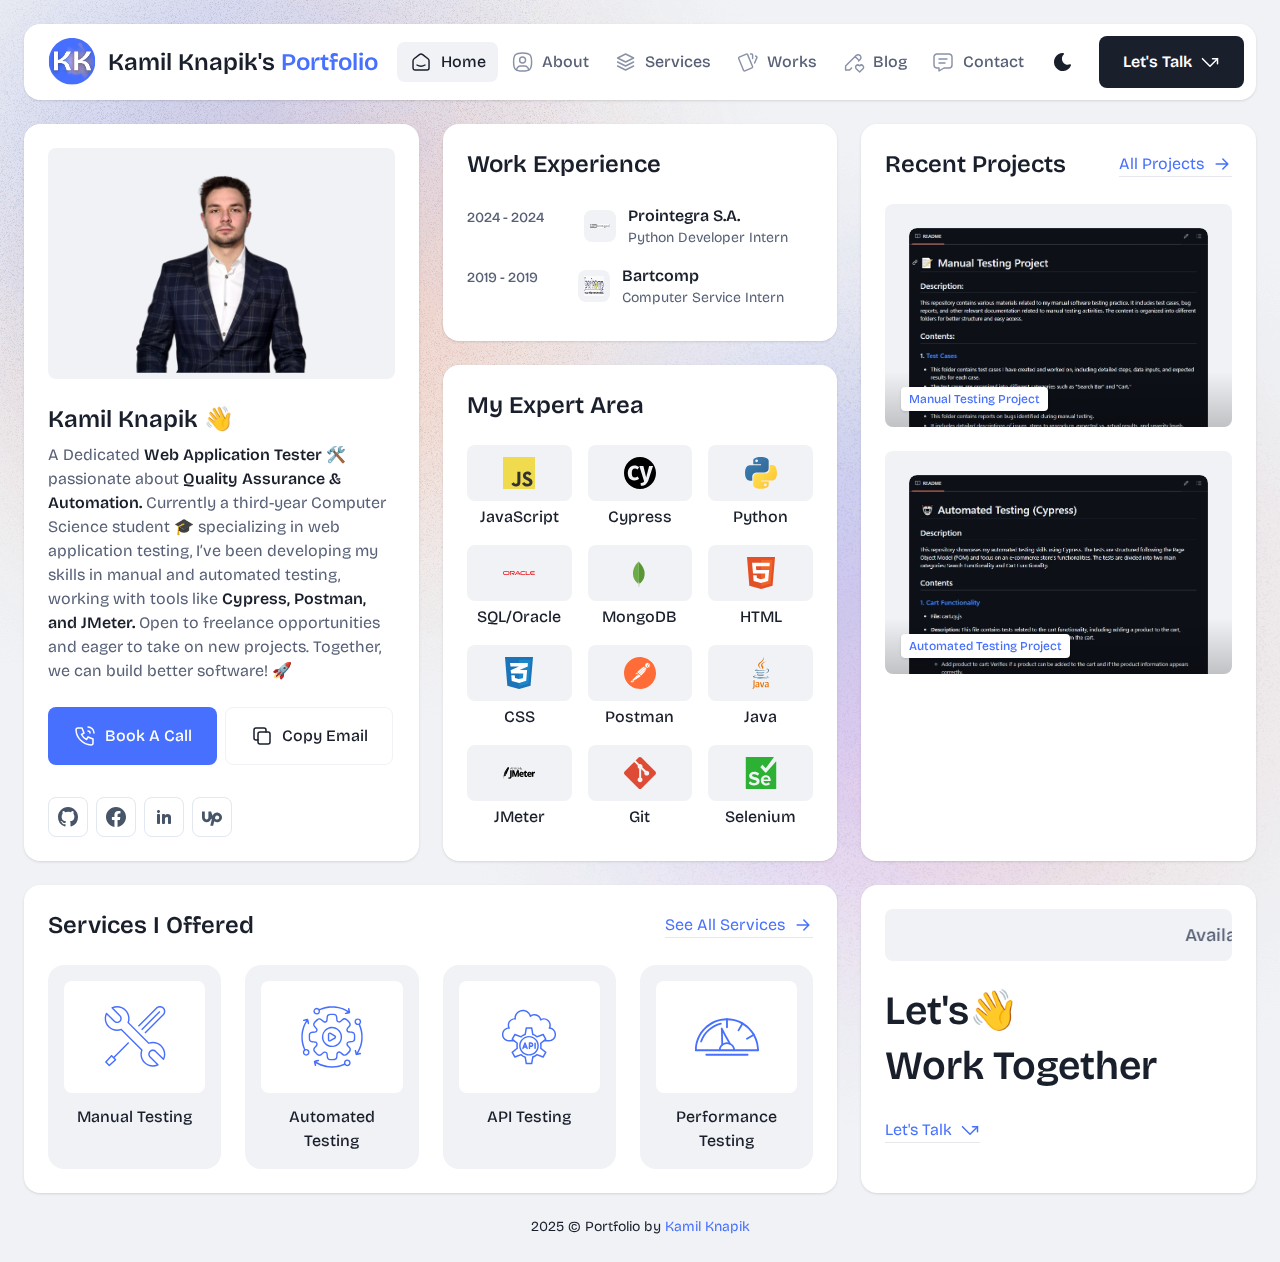
<file: index.html>
<!DOCTYPE html>
<html lang="en" class="h-full">
  <head>
    <!-- Google tag (gtag.js) -->
    <script
      async
      src="https://www.googletagmanager.com/gtag/js?id=G-KHS8PBPZ7C"
    ></script>
    <script>
      window.dataLayer = window.dataLayer || [];
      function gtag() {
        dataLayer.push(arguments);
      }
      gtag("js", new Date());

      gtag("config", "G-KHS8PBPZ7C");
    </script>

    <link rel="canonical" href="https://kamknap.github.io/index.html" />

    <!-- Required meta tags -->
    <meta charset="UTF-8" />
    <meta name="viewport" content="width=device-width, initial-scale=1.0" />
    <meta http-equiv="X-UA-Compatible" content="ie=edge" />

    <!-- Open Graph meta tags -->
    <meta property="og:title" content="Welcome to Kamil Knapik's Portfolio" />
    <meta
      property="og:description"
      content="Welcome to Kamil Knapik's portfolio! Explore my journey as a software developer with expertise in Java, C#, and Python."
    />
    <meta
      property="og:image"
      content="https://kamknap.github.io/assets/img/open-graph.png?version=2"
    />
    <meta property="og:image:alt" content="Logo of Kamil Knapik Portfolio" />
    <meta property="og:url" content="https://kamknap.github.io/" />
    <meta property="og:type" content="website" />

    <!-- Twitter Card meta tags -->
    <meta name="twitter:card" content="summary_large_image" />
    <meta name="twitter:title" content="Welcome to Kamil Knapik's Portfolio" />
    <meta
      name="twitter:description"
      content="Welcome to Kamil Knapik's portfolio! Explore my journey as a software developer with expertise in Java, C#, and Python."
    />
    <meta
      name="twitter:image"
      content="https://kamknap.github.io/assets/img/open-graph.png?version=2"
    />
    <meta name="twitter:image:alt" content="Logo of Kamil Knapik Portfolio" />

    <!-- Title and Description for non-JavaScript environments -->
    <title>Kamil Knapik's Portfolio - Home</title>
    <meta
      name="description"
      content="Welcome to Kamil Knapik's portfolio! Explore my journey as a software developer with expertise in Java, C#, and Python."
    />

    <!-- Favicon -->
    <link rel="icon" href="assets/img/logo-nowe.svg" type="image/svg+xml" />
    <link rel="icon" href="assets/img/logo-nowe.png" type="image/png" />

    <!-- pomyslec nad zmiana fontu -->

    <!-- Fonts -->
    <link rel="preconnect" href="https://fonts.googleapis.com" />
    <link rel="preconnect" href="https://fonts.gstatic.com" crossorigin />
    <link
      href="https://fonts.googleapis.com/css2?family=Bricolage+Grotesque:opsz,wght@12..96,300;12..96,400;12..96,500;12..96,600;12..96,700&display=swap"
      rel="stylesheet"
    />

    <!-- Styles -->
    <link
      rel="stylesheet"
      type="text/css"
      href="./assets/css/swiper-bundle.min.css"
    />
    <link
      rel="stylesheet"
      type="text/css"
      href="./assets/css/venobox.min.css"
    />
    <link rel="stylesheet" type="text/css" href="./assets/css/style.css" />
  </head>
  <!-- Rest of the content -->
  <body
    class="relative h-screen overflow-y-auto overflow-x-hidden bg-light text-dark dark:bg-dark-2 dark:text-light"
  >
    <div
      class="mx-auto flex max-w-screen-2xl flex-col justify-between gap-4 p-4 lg:gap-6 lg:p-6"
    >
      <!-- Header -->
      <header class="sticky top-0 z-50">
        <div class="">
          <div
            class="flex items-center justify-between rounded-2xl bg-white p-3 shadow dark:bg-black dark:shadow-dark"
          >
            <!-- Logo -->
            <a
              href="index.html"
              class="inline-flex items-center gap-3 px-3 text-2xl font-semibold text-dark dark:text-white"
            >
              <img
                src="assets/img/logo-nowe.svg"
                alt="Favicon"
                class="h-12 w-12 text-primary lg:h-12 lg:w-12"
              />
              <h1>
                <span>
                  Kamil Knapik's<span class="text-primary"> Portfolio</span>
                </span>
              </h1>
            </a>

            <!-- Navigation menu -->
            <ul
              class="hidden flex-1 flex-wrap items-center justify-center lg:flex"
            >
              <li class="group/menu-item active">
                <a
                  href="index.html"
                  class="group inline-flex items-center gap-2 rounded-lg px-3 py-2 text-center text-base font-medium text-muted transition hover:bg-light hover:text-dark group-[.active]/menu-item:bg-light group-[.active]/menu-item:text-dark dark:hover:bg-dark-2 dark:hover:text-white dark:group-[.active]/menu-item:bg-dark-2 dark:group-[.active]/menu-item:text-white"
                >
                  <svg
                    xmlns="http://www.w3.org/2000/svg"
                    viewBox="0 0 20 20"
                    fill="none"
                    stroke="currentColor"
                    stroke-linecap="round"
                    stroke-linejoin="round"
                    stroke-width="1.2"
                    class="h-6 w-6 text-[#8991A7] transition group-hover:text-dark group-[.active]/menu-item:text-dark dark:group-hover:text-white dark:group-[.active]/menu-item:text-white"
                  >
                    <path
                      d="M15.833 7.258 11.39 3.802a2.222 2.222 0 0 0-2.728 0L4.216 7.258a2.22 2.22 0 0 0-.858 1.754v6a1.667 1.667 0 0 0 1.667 1.667h10a1.667 1.667 0 0 0 1.667-1.666v-6c0-.686-.317-1.334-.859-1.755Z"
                    />
                    <path d="M13.333 12.5c-1.841 1.11-4.826 1.11-6.667 0" />
                  </svg>
                  <span>Home</span>
                </a>
              </li>
              <li class="group/menu-item">
                <a
                  href="about.html"
                  class="group inline-flex items-center gap-2 rounded-lg px-3 py-2 text-center text-base font-medium text-muted transition hover:bg-light hover:text-dark group-[.active]/menu-item:bg-light group-[.active]/menu-item:text-dark dark:hover:bg-dark-2 dark:hover:text-white dark:group-[.active]/menu-item:bg-dark-2 dark:group-[.active]/menu-item:text-white"
                >
                  <svg
                    xmlns="http://www.w3.org/2000/svg"
                    viewBox="0 0 20 20"
                    fill="none"
                    stroke="currentColor"
                    stroke-linecap="round"
                    stroke-linejoin="round"
                    stroke-width="1.2"
                    class="h-6 w-6 text-[#8991A7] transition group-hover:text-dark group-[.active]/menu-item:text-dark dark:group-hover:text-white dark:group-[.active]/menu-item:text-white"
                  >
                    <path
                      d="M10.5 10.833a2.5 2.5 0 1 0 0-5 2.5 2.5 0 0 0 0 5Z"
                    />
                    <path
                      d="M10.5 2.5c6 0 7.5 1.5 7.5 7.5s-1.5 7.5-7.5 7.5S3 16 3 10s1.5-7.5 7.5-7.5Z"
                    />
                    <path
                      d="M5.5 16.708v-.041a3.333 3.333 0 0 1 3.333-3.334h3.334a3.333 3.333 0 0 1 3.333 3.334v.041"
                    />
                  </svg>
                  <span>About</span>
                </a>
              </li>
              <li class="group/menu-item">
                <a
                  href="services.html"
                  class="group inline-flex items-center gap-2 rounded-lg px-3 py-2 text-center text-base font-medium text-muted transition hover:bg-light hover:text-dark group-[.active]/menu-item:bg-light group-[.active]/menu-item:text-dark dark:hover:bg-dark-2 dark:hover:text-white dark:group-[.active]/menu-item:bg-dark-2 dark:group-[.active]/menu-item:text-white"
                >
                  <svg
                    xmlns="http://www.w3.org/2000/svg"
                    viewBox="0 0 20 20"
                    fill="none"
                    stroke="currentColor"
                    stroke-linecap="round"
                    stroke-linejoin="round"
                    stroke-width="1.2"
                    class="h-6 w-6 text-[#8991A7] transition group-hover:text-dark group-[.active]/menu-item:text-dark dark:group-hover:text-white dark:group-[.active]/menu-item:text-white"
                  >
                    <path
                      d="M10.5 3.333 3.833 6.667 10.5 10l6.667-3.333L10.5 3.333ZM3.833 10l6.667 3.333L17.167 10M3.833 13.333l6.667 3.334 6.667-3.334"
                    />
                  </svg>
                  <span>Services</span>
                </a>
              </li>
              <li class="group/menu-item">
                <a
                  href="portfolio.html"
                  class="group inline-flex items-center gap-2 rounded-lg px-3 py-2 text-center text-base font-medium text-muted transition hover:bg-light hover:text-dark group-[.active]/menu-item:bg-light group-[.active]/menu-item:text-dark dark:hover:bg-dark-2 dark:hover:text-white dark:group-[.active]/menu-item:bg-dark-2 dark:group-[.active]/menu-item:text-white"
                >
                  <svg
                    xmlns="http://www.w3.org/2000/svg"
                    viewBox="0 0 20 20"
                    fill="none"
                    stroke="currentColor"
                    stroke-linecap="round"
                    stroke-linejoin="round"
                    stroke-width="1.2"
                    class="h-6 w-6 text-[#8991A7] transition group-hover:text-dark group-[.active]/menu-item:text-dark dark:group-hover:text-white dark:group-[.active]/menu-item:text-white"
                  >
                    <path
                      d="m3.503 5.998 5.949-2.591a.8.8 0 0 1 1.058.439l4.103 9.918a.834.834 0 0 1-.428 1.087l-5.948 2.59a.8.8 0 0 1-1.059-.438l-4.103-9.92a.833.833 0 0 1 .428-1.085ZM13 3.333h.833a.833.833 0 0 1 .834.834v2.916M17.167 5c.22.093.433.18.64.263a.833.833 0 0 1 .442 1.092l-1.915 4.478"
                    />
                  </svg>
                  <span>Works</span>
                </a>
              </li>
              <li class="group/menu-item">
                <a
                  href="blog.html"
                  class="group inline-flex items-center gap-2 rounded-lg px-3 py-2 text-center text-base font-medium text-muted transition hover:bg-light hover:text-dark group-[.active]/menu-item:bg-light group-[.active]/menu-item:text-dark dark:hover:bg-dark-2 dark:hover:text-white dark:group-[.active]/menu-item:bg-dark-2 dark:group-[.active]/menu-item:text-white"
                >
                  <svg
                    xmlns="http://www.w3.org/2000/svg"
                    viewBox="0 0 20 20"
                    fill="none"
                    stroke="currentColor"
                    stroke-linecap="round"
                    stroke-linejoin="round"
                    stroke-width="1.2"
                    class="h-6 w-6 text-[#8991A7] transition group-hover:text-dark group-[.active]/menu-item:text-dark dark:group-hover:text-white dark:group-[.active]/menu-item:text-white"
                  >
                    <path
                      d="m14.667 9.167 1.25-1.25a2.357 2.357 0 1 0-3.333-3.334l-8.75 8.75v3.334h3.333L8.834 15m2.916-9.583 3.333 3.333m.417 9.583 2.792-2.736a1.785 1.785 0 0 0 .004-2.56 1.87 1.87 0 0 0-2.608-.005l-.186.184-.186-.184a1.869 1.869 0 0 0-2.607-.005 1.787 1.787 0 0 0-.005 2.56l2.796 2.746Z"
                    />
                  </svg>
                  <span>Blog</span>
                </a>
              </li>
              <li class="group/menu-item">
                <a
                  href="contact.html"
                  class="group inline-flex items-center gap-2 rounded-lg px-3 py-2 text-center text-base font-medium text-muted transition hover:bg-light hover:text-dark group-[.active]/menu-item:bg-light group-[.active]/menu-item:text-dark dark:hover:bg-dark-2 dark:hover:text-white dark:group-[.active]/menu-item:bg-dark-2 dark:group-[.active]/menu-item:text-white"
                >
                  <svg
                    xmlns="http://www.w3.org/2000/svg"
                    viewBox="0 0 20 20"
                    fill="none"
                    stroke="currentColor"
                    stroke-linecap="round"
                    stroke-linejoin="round"
                    stroke-width="1.2"
                    class="h-6 w-6 text-[#8991A7] transition group-hover:text-dark group-[.active]/menu-item:text-dark dark:group-hover:text-white dark:group-[.active]/menu-item:text-white"
                  >
                    <path
                      d="M6.667 7.5h6.666m-6.666 3.333h5M15 3.333a2.5 2.5 0 0 1 2.5 2.5V12.5A2.5 2.5 0 0 1 15 15h-4.167l-4.166 2.5V15H5a2.5 2.5 0 0 1-2.5-2.5V5.833a2.5 2.5 0 0 1 2.5-2.5h10Z"
                    />
                  </svg>
                  <span>Contact</span>
                </a>
              </li>
            </ul>

            <!-- Header buttons -->
            <div class="hidden items-center gap-4 lg:flex">
              <!-- Theme appearance toggler -->
              <div class="">
                <button
                  type="button"
                  class="hs-dark-mode group flex h-10 w-10 items-center justify-center rounded-lg text-center font-medium text-dark transition hover:bg-light hs-dark-mode-active:hidden dark:text-gray-400 dark:hover:text-gray-500"
                  data-hs-theme-click-value="dark"
                >
                  <svg
                    xmlns="http://www.w3.org/2000/svg"
                    fill="currentColor"
                    viewBox="0 0 24 24"
                    class="h-6 w-6"
                  >
                    <path
                      d="M11.8 3a8.656 8.656 0 0 0-4.523 1.28A8.918 8.918 0 0 0 4.04 7.756a9.167 9.167 0 0 0 .44 9.24 8.863 8.863 0 0 0 3.553 3.137 8.633 8.633 0 0 0 4.624.824 8.69 8.69 0 0 0 4.381-1.723 8.973 8.973 0 0 0 2.892-3.78c.3-.738-.419-1.48-1.142-1.179a5.604 5.604 0 0 1-3.892.15 5.74 5.74 0 0 1-3.083-2.431 5.956 5.956 0 0 1-.848-3.886c.17-1.357.8-2.61 1.78-3.541l.069-.072c.485-.567.099-1.488-.668-1.488h-.234l-.06-.005L11.8 3Z"
                    />
                  </svg>
                </button>
                <button
                  type="button"
                  class="hs-dark-mode group hidden h-10 w-10 items-center justify-center rounded-lg text-center font-medium text-dark transition hover:bg-light hs-dark-mode-active:flex dark:text-[#FD7E41] dark:hover:bg-dark dark:hover:text-[#FD7E41]"
                  data-hs-theme-click-value="light"
                >
                  <svg
                    xmlns="http://www.w3.org/2000/svg"
                    fill="currentColor"
                    viewBox="0 0 20 20"
                    class="h-6 w-6"
                  >
                    <path
                      d="M10 15.833a.833.833 0 0 1 .828.736l.005.098v.833a.833.833 0 0 1-1.66.097l-.006-.097v-.833a.833.833 0 0 1 .833-.834Zm5.26-1.741.08.069.582.583a.833.833 0 0 1-1.1 1.248l-.078-.07-.583-.583a.833.833 0 0 1 1.015-1.306l.085.059Zm-9.42.068a.833.833 0 0 1 .068 1.1l-.069.08-.583.582a.833.833 0 0 1-1.248-1.1l.07-.078.583-.583a.833.833 0 0 1 1.178 0ZM3.333 9.167a.833.833 0 0 1 .098 1.66l-.098.006H2.5a.833.833 0 0 1-.098-1.66l.098-.006h.833Zm14.167 0a.833.833 0 0 1 .098 1.66l-.098.006h-.833a.833.833 0 0 1-.098-1.66l.098-.006h.833ZM5.178 4.008l.078.07.583.583a.833.833 0 0 1-1.1 1.247l-.078-.069-.583-.583A.833.833 0 0 1 5.092 3.95l.086.058Zm10.744.069a.833.833 0 0 1 .07 1.1l-.07.079-.583.583a.833.833 0 0 1-1.247-1.1l.069-.078.583-.584a.833.833 0 0 1 1.178 0ZM10 1.667a.833.833 0 0 1 .828.736l.005.097v.833a.833.833 0 0 1-1.66.098l-.006-.098V2.5A.833.833 0 0 1 10 1.667Zm0 4.166a4.167 4.167 0 1 1-4.163 4.348L5.833 10l.004-.18A4.167 4.167 0 0 1 10 5.832Z"
                    />
                  </svg>
                </button>
              </div>

              <a
                href="contact.html"
                class="inline-flex items-center gap-2 rounded-lg bg-dark px-6 py-4 text-center text-base font-semibold leading-tight text-white transition hover:bg-primary dark:bg-dark-2 dark:text-white dark:hover:bg-primary dark:hover:text-white"
              >
                <span>Let's Talk</span>
                <svg
                  xmlns="http://www.w3.org/2000/svg"
                  fill="none"
                  viewBox="0 0 20 20"
                  stroke="currentColor"
                  stroke-linecap="round"
                  stroke-linejoin="round"
                  stroke-width="1.5"
                  class="h-5 w-5"
                >
                  <path d="M17.5 11.667v-5h-5" />
                  <path d="m17.5 6.667-7.5 7.5-7.5-7.5" />
                </svg>
              </a>
            </div>

            <!-- Navigation toggler -->
            <button
              type="button"
              class="text-dark transition dark:text-white/70 lg:hidden"
              data-hs-overlay="#mobile-menu"
              aria-controls="mobile-menu"
              aria-label="Toggle navigation"
            >
              <span class="sr-only">Toggle Navigation</span>
              <svg
                class="h-9 w-9 flex-shrink-0"
                fill="currentColor"
                viewBox="0 0 16 16"
              >
                <path
                  fill-rule="evenodd"
                  d="M2.5 12a.5.5 0 0 1 .5-.5h10a.5.5 0 0 1 0 1H3a.5.5 0 0 1-.5-.5zm0-4a.5.5 0 0 1 .5-.5h10a.5.5 0 0 1 0 1H3a.5.5 0 0 1-.5-.5zm0-4a.5.5 0 0 1 .5-.5h10a.5.5 0 0 1 0 1H3a.5.5 0 0 1-.5-.5z"
                />
              </svg>
            </button>
          </div>
        </div>
      </header>
      <!-- Header end -->

      <!-- Mobile menu -->
      <div
        id="mobile-menu"
        class="hs-overlay fixed bottom-0 start-0 top-0 z-[60] hidden h-full w-64 -translate-x-full transform overflow-y-auto bg-white transition-all duration-300 hs-overlay-open:translate-x-0 dark:bg-black [&::-webkit-scrollbar-thumb]:rounded-full [&::-webkit-scrollbar-thumb]:bg-gray-300 [&::-webkit-scrollbar-track]:bg-gray-100 [&::-webkit-scrollbar]:w-2"
      >
        <div class="flex h-full flex-col justify-between gap-5 p-5">
          <div class="">
            <!-- Logo -->
            <a
              href="index.html"
              class="inline-flex items-center gap-3 px-3 text-2xl font-semibold text-dark dark:text-white"
            >
              <img
                src="assets/img/logo-nowe.svg"
                alt="Favicon"
                class="h-12 w-12 text-primary lg:h-12 lg:w-12"
              />

              <span>
                Kamil Knapik's<span class="text-primary"> Portfolio</span>
              </span>
            </a>
          </div>

          <ul class="mt-4 flex flex-1 flex-col gap-2">
            <li class="group/menu-item active">
              <a
                href="index.html"
                class="group inline-flex w-full items-center gap-2 rounded-lg px-3 py-2 text-center text-base font-medium text-muted transition hover:bg-light hover:text-dark group-[.active]/menu-item:bg-light group-[.active]/menu-item:text-dark dark:hover:bg-dark-2 dark:hover:text-white dark:group-[.active]/menu-item:bg-dark-2 dark:group-[.active]/menu-item:text-white"
              >
                <svg
                  xmlns="http://www.w3.org/2000/svg"
                  viewBox="0 0 20 20"
                  fill="none"
                  stroke="currentColor"
                  stroke-linecap="round"
                  stroke-linejoin="round"
                  stroke-width="1.2"
                  class="h-6 w-6 text-[#8991A7] transition group-hover:text-dark group-[.active]/menu-item:text-dark dark:group-hover:text-white dark:group-[.active]/menu-item:text-white"
                >
                  <path
                    d="M15.833 7.258 11.39 3.802a2.222 2.222 0 0 0-2.728 0L4.216 7.258a2.22 2.22 0 0 0-.858 1.754v6a1.667 1.667 0 0 0 1.667 1.667h10a1.667 1.667 0 0 0 1.667-1.666v-6c0-.686-.317-1.334-.859-1.755Z"
                  />
                  <path d="M13.333 12.5c-1.841 1.11-4.826 1.11-6.667 0" />
                </svg>
                <span>Home</span>
              </a>
            </li>
            <li class="group/menu-item">
              <a
                href="about.html"
                class="group inline-flex w-full items-center gap-2 rounded-lg px-3 py-2 text-center text-base font-medium text-muted transition hover:bg-light hover:text-dark group-[.active]/menu-item:bg-light group-[.active]/menu-item:text-dark dark:hover:bg-dark-2 dark:hover:text-white dark:group-[.active]/menu-item:bg-dark-2 dark:group-[.active]/menu-item:text-white"
              >
                <svg
                  xmlns="http://www.w3.org/2000/svg"
                  viewBox="0 0 20 20"
                  fill="none"
                  stroke="currentColor"
                  stroke-linecap="round"
                  stroke-linejoin="round"
                  stroke-width="1.2"
                  class="h-6 w-6 text-[#8991A7] transition group-hover:text-dark group-[.active]/menu-item:text-dark dark:group-hover:text-white dark:group-[.active]/menu-item:text-white"
                >
                  <path d="M10.5 10.833a2.5 2.5 0 1 0 0-5 2.5 2.5 0 0 0 0 5Z" />
                  <path
                    d="M10.5 2.5c6 0 7.5 1.5 7.5 7.5s-1.5 7.5-7.5 7.5S3 16 3 10s1.5-7.5 7.5-7.5Z"
                  />
                  <path
                    d="M5.5 16.708v-.041a3.333 3.333 0 0 1 3.333-3.334h3.334a3.333 3.333 0 0 1 3.333 3.334v.041"
                  />
                </svg>
                <span>About</span>
              </a>
            </li>
            <li class="group/menu-item">
              <a
                href="services.html"
                class="group inline-flex w-full items-center gap-2 rounded-lg px-3 py-2 text-center text-base font-medium text-muted transition hover:bg-light hover:text-dark group-[.active]/menu-item:bg-light group-[.active]/menu-item:text-dark dark:hover:bg-dark-2 dark:hover:text-white dark:group-[.active]/menu-item:bg-dark-2 dark:group-[.active]/menu-item:text-white"
              >
                <svg
                  xmlns="http://www.w3.org/2000/svg"
                  viewBox="0 0 20 20"
                  fill="none"
                  stroke="currentColor"
                  stroke-linecap="round"
                  stroke-linejoin="round"
                  stroke-width="1.2"
                  class="h-6 w-6 text-[#8991A7] transition group-hover:text-dark group-[.active]/menu-item:text-dark dark:group-hover:text-white dark:group-[.active]/menu-item:text-white"
                >
                  <path
                    d="M10.5 3.333 3.833 6.667 10.5 10l6.667-3.333L10.5 3.333ZM3.833 10l6.667 3.333L17.167 10M3.833 13.333l6.667 3.334 6.667-3.334"
                  />
                </svg>
                <span>Services</span>
              </a>
            </li>
            <li class="group/menu-item">
              <a
                href="portfolio.html"
                class="group inline-flex w-full items-center gap-2 rounded-lg px-3 py-2 text-center text-base font-medium text-muted transition hover:bg-light hover:text-dark group-[.active]/menu-item:bg-light group-[.active]/menu-item:text-dark dark:hover:bg-dark-2 dark:hover:text-white dark:group-[.active]/menu-item:bg-dark-2 dark:group-[.active]/menu-item:text-white"
              >
                <svg
                  xmlns="http://www.w3.org/2000/svg"
                  viewBox="0 0 20 20"
                  fill="none"
                  stroke="currentColor"
                  stroke-linecap="round"
                  stroke-linejoin="round"
                  stroke-width="1.2"
                  class="h-6 w-6 text-[#8991A7] transition group-hover:text-dark group-[.active]/menu-item:text-dark dark:group-hover:text-white dark:group-[.active]/menu-item:text-white"
                >
                  <path
                    d="m3.503 5.998 5.949-2.591a.8.8 0 0 1 1.058.439l4.103 9.918a.834.834 0 0 1-.428 1.087l-5.948 2.59a.8.8 0 0 1-1.059-.438l-4.103-9.92a.833.833 0 0 1 .428-1.085ZM13 3.333h.833a.833.833 0 0 1 .834.834v2.916M17.167 5c.22.093.433.18.64.263a.833.833 0 0 1 .442 1.092l-1.915 4.478"
                  />
                </svg>
                <span>Works</span>
              </a>
            </li>
            <li class="group/menu-item">
              <a
                href="blog.html"
                class="group inline-flex w-full items-center gap-2 rounded-lg px-3 py-2 text-center text-base font-medium text-muted transition hover:bg-light hover:text-dark group-[.active]/menu-item:bg-light group-[.active]/menu-item:text-dark dark:hover:bg-dark-2 dark:hover:text-white dark:group-[.active]/menu-item:bg-dark-2 dark:group-[.active]/menu-item:text-white"
              >
                <svg
                  xmlns="http://www.w3.org/2000/svg"
                  viewBox="0 0 20 20"
                  fill="none"
                  stroke="currentColor"
                  stroke-linecap="round"
                  stroke-linejoin="round"
                  stroke-width="1.2"
                  class="h-6 w-6 text-[#8991A7] transition group-hover:text-dark group-[.active]/menu-item:text-dark dark:group-hover:text-white dark:group-[.active]/menu-item:text-white"
                >
                  <path
                    d="m14.667 9.167 1.25-1.25a2.357 2.357 0 1 0-3.333-3.334l-8.75 8.75v3.334h3.333L8.834 15m2.916-9.583 3.333 3.333m.417 9.583 2.792-2.736a1.785 1.785 0 0 0 .004-2.56 1.87 1.87 0 0 0-2.608-.005l-.186.184-.186-.184a1.869 1.869 0 0 0-2.607-.005 1.787 1.787 0 0 0-.005 2.56l2.796 2.746Z"
                  />
                </svg>
                <span>Blog</span>
              </a>
            </li>
            <li class="group/menu-item">
              <a
                href="contact.html"
                class="group inline-flex w-full items-center gap-2 rounded-lg px-3 py-2 text-center text-base font-medium text-muted transition hover:bg-light hover:text-dark group-[.active]/menu-item:bg-light group-[.active]/menu-item:text-dark dark:hover:bg-dark-2 dark:hover:text-white dark:group-[.active]/menu-item:bg-dark-2 dark:group-[.active]/menu-item:text-white"
              >
                <svg
                  xmlns="http://www.w3.org/2000/svg"
                  viewBox="0 0 20 20"
                  fill="none"
                  stroke="currentColor"
                  stroke-linecap="round"
                  stroke-linejoin="round"
                  stroke-width="1.2"
                  class="h-6 w-6 text-[#8991A7] transition group-hover:text-dark group-[.active]/menu-item:text-dark dark:group-hover:text-white dark:group-[.active]/menu-item:text-white"
                >
                  <path
                    d="M6.667 7.5h6.666m-6.666 3.333h5M15 3.333a2.5 2.5 0 0 1 2.5 2.5V12.5A2.5 2.5 0 0 1 15 15h-4.167l-4.166 2.5V15H5a2.5 2.5 0 0 1-2.5-2.5V5.833a2.5 2.5 0 0 1 2.5-2.5h10Z"
                  />
                </svg>
                <span>Contact</span>
              </a>
            </li>
          </ul>

          <div class="flex flex-col gap-3">
            <button
              data-hs-theme-click-value="dark"
              class="hs-dark-mode flex w-full items-center justify-start gap-2 rounded-lg px-4 py-2 text-center text-sm text-muted transition hover:bg-light hs-dark-mode-active:hidden dark:hover:bg-dark dark:hover:text-white"
            >
              <svg
                xmlns="http://www.w3.org/2000/svg"
                fill="currentColor"
                viewBox="0 0 24 24"
                class="h-6 w-6"
              >
                <path
                  d="M11.8 3a8.656 8.656 0 0 0-4.523 1.28A8.918 8.918 0 0 0 4.04 7.756a9.167 9.167 0 0 0 .44 9.24 8.863 8.863 0 0 0 3.553 3.137 8.633 8.633 0 0 0 4.624.824 8.69 8.69 0 0 0 4.381-1.723 8.973 8.973 0 0 0 2.892-3.78c.3-.738-.419-1.48-1.142-1.179a5.604 5.604 0 0 1-3.892.15 5.74 5.74 0 0 1-3.083-2.431 5.956 5.956 0 0 1-.848-3.886c.17-1.357.8-2.61 1.78-3.541l.069-.072c.485-.567.099-1.488-.668-1.488h-.234l-.06-.005L11.8 3Z"
                />
              </svg>

              <span>Change appearance</span>
            </button>

            <button
              data-hs-theme-click-value="light"
              class="hs-dark-mode hidden w-full items-center justify-start gap-2 rounded-lg px-4 py-2 text-center text-sm text-muted transition hover:bg-light hs-dark-mode-active:flex dark:hover:bg-dark dark:hover:text-white"
            >
              <svg
                xmlns="http://www.w3.org/2000/svg"
                fill="currentColor"
                viewBox="0 0 24 24"
                class="h-6 w-6"
              >
                <path
                  d="M10 15.833a.833.833 0 0 1 .828.736l.005.098v.833a.833.833 0 0 1-1.66.097l-.006-.097v-.833a.833.833 0 0 1 .833-.834Zm5.26-1.741.08.069.582.583a.833.833 0 0 1-1.1 1.248l-.078-.07-.583-.583a.833.833 0 0 1 1.015-1.306l.085.059Zm-9.42.068a.833.833 0 0 1 .068 1.1l-.069.08-.583.582a.833.833 0 0 1-1.248-1.1l.07-.078.583-.583a.833.833 0 0 1 1.178 0ZM3.333 9.167a.833.833 0 0 1 .098 1.66l-.098.006H2.5a.833.833 0 0 1-.098-1.66l.098-.006h.833Zm14.167 0a.833.833 0 0 1 .098 1.66l-.098.006h-.833a.833.833 0 0 1-.098-1.66l.098-.006h.833ZM5.178 4.008l.078.07.583.583a.833.833 0 0 1-1.1 1.247l-.078-.069-.583-.583A.833.833 0 0 1 5.092 3.95l.086.058Zm10.744.069a.833.833 0 0 1 .07 1.1l-.07.079-.583.583a.833.833 0 0 1-1.247-1.1l.069-.078.583-.584a.833.833 0 0 1 1.178 0ZM10 1.667a.833.833 0 0 1 .828.736l.005.097v.833a.833.833 0 0 1-1.66.098l-.006-.098V2.5A.833.833 0 0 1 10 1.667Zm0 4.166a4.167 4.167 0 1 1-4.163 4.348L5.833 10l.004-.18A4.167 4.167 0 0 1 10 5.832Z"
                />
              </svg>

              <span>Change appearance</span>
            </button>

            <a
              href="contact.html"
              class="inline-flex w-full items-center justify-center gap-2 rounded-lg bg-dark px-6 py-4 text-center text-base font-semibold leading-tight text-white transition hover:bg-primary dark:bg-dark-2 dark:text-white dark:hover:bg-primary dark:hover:text-white"
            >
              <span>Let's Talk</span>
              <svg
                xmlns="http://www.w3.org/2000/svg"
                fill="none"
                viewBox="0 0 20 20"
                stroke="currentColor"
                stroke-linecap="round"
                stroke-linejoin="round"
                stroke-width="1.5"
                class="h-5 w-5"
              >
                <path d="M17.5 11.667v-5h-5" />
                <path d="m17.5 6.667-7.5 7.5-7.5-7.5" />
              </svg>
            </a>
          </div>
        </div>
      </div>

      <main class="grid grid-cols-1 gap-4 lg:grid-cols-3 lg:gap-6">
        <!-- Intro -->
        <div
          class="rounded-2xl bg-white p-6 shadow dark:bg-black dark:shadow-dark"
        >
          <div
            class="aspect-6/4 overflow-hidden rounded-lg bg-light pt-4 text-center dark:bg-dark-2"
          >
            <img
              src="assets/img/profile.png"
              alt="profile picture"
              class="inline-block h-full w-full scale-110 object-contain object-bottom"
            />
          </div>

          <div class="mt-6">
            <h3 class="text-2xl font-semibold dark:text-light">
              Kamil Knapik 👋
            </h3>
            <p class="mt-2 text-muted dark:text-light/70">
              A Dedicated
              <span class="font-semibold text-dark dark:text-white">
                Web Application Tester
              </span>
              🛠️ passionate about
              <span class="font-semibold text-dark dark:text-white">
                Quality Assurance & Automation.
              </span>
              Currently a third-year Computer Science student 🎓 specializing in web application testing, I’ve been developing my skills in manual and automated testing, working with tools like
              <span class="font-semibold text-dark dark:text-white">
                Cypress, Postman, and JMeter.
              </span>
              Open to freelance opportunities and eager to take on new projects. Together, we can build better software! 🚀
            </p>
            <!-- CTA buttons -->
            <div class="mt-6 flex flex-wrap gap-2">
              <a
                href="https://calendar.app.google/wmZ7jcmMtbgbqkYM7"
                target="_blank"
                class="inline-flex items-center gap-x-2 rounded-lg border border-transparent bg-primary px-6 py-4 font-medium text-white transition hover:bg-blue-600 focus:outline-none focus:ring disabled:pointer-events-none disabled:opacity-50"
              >
                <svg
                  xmlns="http://www.w3.org/2000/svg"
                  viewBox="0 0 24 24"
                  fill="none"
                  stroke="currentColor"
                  stroke-linecap="round"
                  stroke-linejoin="round"
                  stroke-width="1.5"
                  class="h-6 w-6"
                >
                  <path
                    d="M5 4h4l2 5-2.5 1.5a11 11 0 0 0 5 5L15 13l5 2v4a2 2 0 0 1-2 2A16 16 0 0 1 3 6a2 2 0 0 1 2-2Zm10 3a2 2 0 0 1 2 2m-2-6a6 6 0 0 1 6 6"
                  />
                </svg>
                <span>Book A Call</span>
              </a>
              <button
                type="button"
                data-clipboard-text="knapik.kamil@outlook.com"
                data-clipboard-action="copy"
                data-clipboard-success-text="Copied to clipboard"
                class="js-clipboard hs-tooltip inline-flex items-center gap-x-2 rounded-lg border border-light bg-transparent px-6 py-4 font-medium text-dark transition [--trigger:focus] hover:bg-light focus:outline-none focus:ring disabled:pointer-events-none disabled:opacity-50 dark:border-dark dark:text-light/70 dark:hover:bg-dark dark:hover:text-white"
              >
                <svg
                  xmlns="http://www.w3.org/2000/svg"
                  viewBox="0 0 24 24"
                  fill="none"
                  stroke="currentColor"
                  stroke-linecap="round"
                  stroke-linejoin="round"
                  stroke-width="1.5"
                  class="h-6 w-6"
                >
                  <path
                    d="M8 10a2 2 0 0 1 2-2h8a2 2 0 0 1 2 2v8a2 2 0 0 1-2 2h-8a2 2 0 0 1-2-2v-8Z"
                  />
                  <path
                    d="M16 8V6a2 2 0 0 0-2-2H6a2 2 0 0 0-2 2v8a2 2 0 0 0 2 2h2"
                  />
                </svg>
                <span>Copy Email</span>

                <span
                  class="hs-tooltip-content invisible z-10 hidden rounded-lg bg-gray-900 px-2 py-1 text-xs font-medium text-white opacity-0 shadow-sm transition-opacity hs-tooltip-shown:visible hs-tooltip-shown:opacity-100 dark:bg-slate-700"
                  role="tooltip"
                >
                  Copied to clipboard
                </span>
              </button>
            </div>

            <!-- Social -->
            <div class="mt-8 flex flex-wrap items-center gap-2">
              <a
                href="https://github.com/kamknap"
                target="_blank"
                class="flex h-10 w-10 items-center justify-center rounded-lg border border-slate-200 bg-transparent text-center text-slate-600 transition hover:text-primary focus:outline-none focus:ring disabled:pointer-events-none disabled:opacity-50 dark:border-transparent dark:bg-dark-2 dark:text-slate-500 dark:hover:text-primary"
              >
                <svg
                  xmlns="http://www.w3.org/2000/svg"
                  viewBox="0 0 24 24"
                  fill="currentColor"
                  class="h-6 w-6"
                >
                  <path
                    d="M12 2C6.475 2 2 6.475 2 12a9.994 9.994 0 0 0 6.838 9.488c.5.087.687-.213.687-.476 0-.237-.013-1.024-.013-1.862-2.512.463-3.162-.612-3.362-1.175-.113-.288-.6-1.175-1.025-1.413-.35-.187-.85-.65-.013-.662.788-.013 1.35.725 1.538 1.025.9 1.512 2.338 1.087 2.912.825.088-.65.35-1.087.638-1.337-2.225-.25-4.55-1.113-4.55-4.938 0-1.088.387-1.987 1.025-2.688-.1-.25-.45-1.275.1-2.65 0 0 .837-.262 2.75 1.026a9.28 9.28 0 0 1 2.5-.338c.85 0 1.7.112 2.5.337 1.912-1.3 2.75-1.024 2.75-1.024.55 1.375.2 2.4.1 2.65.637.7 1.025 1.587 1.025 2.687 0 3.838-2.337 4.688-4.562 4.938.362.312.675.912.675 1.85 0 1.337-.013 2.412-.013 2.75 0 .262.188.574.688.474A10.016 10.016 0 0 0 22 12c0-5.525-4.475-10-10-10Z"
                  />
                </svg>
              </a>
              <a
                href="https://www.facebook.com/kamil.knapik.520/"
                target="_blank"
                class="flex h-10 w-10 items-center justify-center rounded-lg border border-slate-200 bg-transparent text-center text-slate-600 transition hover:text-primary focus:outline-none focus:ring disabled:pointer-events-none disabled:opacity-50 dark:border-transparent dark:bg-dark-2 dark:text-slate-500 dark:hover:text-primary"
              >
                <svg
                  xmlns="http://www.w3.org/2000/svg"
                  viewBox="0 0 24 24"
                  fill="currentColor"
                  class="h-6 w-6"
                >
                  <path
                    d="M12 2C6.477 2 2 6.477 2 12c0 4.991 3.657 9.128 8.438 9.879V14.89h-2.54V12h2.54V9.797c0-2.506 1.492-3.89 3.777-3.89 1.094 0 2.238.195 2.238.195v2.46h-1.26c-1.243 0-1.63.771-1.63 1.562V12h2.773l-.443 2.89h-2.33v6.989C18.343 21.129 22 16.99 22 12c0-5.523-4.477-10-10-10Z"
                  />
                </svg>
              </a>
              <a
                href="https://www.linkedin.com/in/kamil-knapik-89233b269/"
                target="_blank"
                class="flex h-10 w-10 items-center justify-center rounded-lg border border-slate-200 bg-transparent text-center text-slate-600 transition hover:text-primary focus:outline-none focus:ring disabled:pointer-events-none disabled:opacity-50 dark:border-transparent dark:bg-dark-2 dark:text-slate-500 dark:hover:text-primary"
              >
                <svg
                  xmlns="http://www.w3.org/2000/svg"
                  viewBox="0 0 24 24"
                  fill="currentColor"
                  class="h-6 w-6"
                >
                  <path
                    d="M 6.5 8 C 7.32843 8 8 7.32843 8 6.5 C 8 5.67157 7.32843 5 6.5 5 C 5.67157 5 5 5.67157 5 6.5 C 5 7.32843 5.67157 8 6.5 8 Z"
                  />
                  <path
                    d="M 5 10 C 5 9.44772 5.44772 9 6 9 H 7 C 7.55228 9 8 9.44771 8 10 V 18 C 8 18.5523 7.55228 19 7 19 H 6 C 5.44772 19 5 18.5523 5 18 V 10 Z"
                  />

                  <path
                    d="M 11 19 H 12 C 12.5523 19 13 18.5523 13 18 V 13.5 C 13 12 16 11 16 13 V 18.0004 C 16 18.5527 16.4477 19 17 19 H 18 C 18.5523 19 19 18.5523 19 18 V 12 C 19 10 17.5 9 15.5 9 C 13.5 9 13 10.5 13 10.5 V 10 C 13 9.44771 12.5523 9 12 9 H 11 C 10.4477 9 10 9.44772 10 10 V 18 C 10 18.5523 10.4477 19 11 19 Z"
                  />
                </svg>
              </a>
              <a
                href="https://www.upwork.com/freelancers/~0116242a33b76ef5cf?mp_source=share"
                target="_blank"
                class="flex h-10 w-10 items-center justify-center rounded-lg border border-slate-200 bg-transparent text-center text-slate-600 transition hover:text-primary focus:outline-none focus:ring disabled:pointer-events-none disabled:opacity-50 dark:border-transparent dark:bg-dark-2 dark:text-slate-500 dark:hover:text-primary"
              >
                <svg
                  xmlns="http://www.w3.org/2000/svg"
                  viewBox="0 0 24 24"
                  fill="currentColor"
                  class="h-6 w-6"
                >
                <g transform="matrix(0.4 0 0 0.4 12 12)" >
                  <path transform=" translate(-25, -23)" d="M 1 9 C 0.448 9 0 9.448 0 10 L 0 24.115234 C 0 30.276234 4.6829844 35.631469 10.833984 35.980469 C 16.730984 36.314469 21.747875 32.176391 22.796875 26.650391 C 23.366875 27.420391 23.94625 28.135969 24.53125 28.792969 L 21.001953 43.771484 C 20.932953 44.069484 21.002406 44.380094 21.191406 44.621094 C 21.382406 44.859094 21.670563 45 21.976562 45 L 27.095703 45 C 27.559703 45 27.959406 44.687328 28.066406 44.236328 C 28.687406 41.615328 29.660969 37.508156 30.542969 33.785156 L 31.453125 34.3125 C 33.618125 35.4335 35.815 36 38 36 C 45.192 36 50.926 29.641 49.875 22.25 C 49.179 17.354 45.414078 13.318344 40.580078 12.277344 C 34.951078 11.064344 29.525359 13.949141 27.193359 18.744141 C 27.193359 18.744141 26.934562 19.318578 26.726562 19.892578 C 25.076563 17.046578 24.107609 14.094078 23.599609 11.955078 C 23.414609 11.175078 23.137469 9.762875 23.105469 9.671875 C 22.966469 9.268875 22.589109 9 22.162109 9 L 17 9 C 16.448 9 16 9.448 16 10 L 16 24.300781 C 16 26.649781 14.287219 28.750516 11.949219 28.978516 C 9.2672187 29.240516 7 27.13 7 24.5 L 7 10 C 7 9.448 6.552 9 6 9 L 1 9 z M 38 19 C 40.757 19 43 21.243 43 24 C 43 26.757 40.757 29 38 29 C 35.775 29 33.713531 27.658281 32.269531 26.488281 C 32.796531 24.263281 33.15025 22.773047 33.15625 22.748047 C 33.72425 20.541047 35.717 19 38 19 z" stroke-linecap="round" />
                </svg>
              </a>
            </div>
          </div>
        </div>

        <div class="grid grid-cols-1 gap-4 lg:gap-6">
          <!-- Work Experience -->
          <div
            class="group rounded-2xl bg-white px-6 pt-0 shadow dark:bg-black dark:shadow-dark"
          >
            <h3
              class="relative z-10 bg-white pb-2 pt-6 text-2xl font-semibold dark:bg-black dark:text-light"
            >
              Work Experience
            </h3>

            <div
              class="max-h-[200px] space-y-4 overflow-hidden pb-6 pt-4 [&::-webkit-scrollbar-thumb]:bg-gray-400 dark:[&::-webkit-scrollbar-thumb]:bg-slate-500 [&::-webkit-scrollbar-track]:bg-transparent [&::-webkit-scrollbar]:w-0"
            >
              <div class="space-y-4">
                <div class="flex flex-col gap-1 md:flex-row md:gap-10">
                  <p
                    class="mt-1 text-sm font-medium text-muted dark:text-light/70"
                  >
                    2024 - 2024
                  </p>
                  <div class="flex items-center gap-3">
                    <div
                      class="grid h-8 w-8 shrink-0 place-content-center rounded-lg bg-light dark:bg-dark-2"
                    >
                      <img
                        src="assets/img/pro-integra.svg"
                        alt="Prointegra S.A."
                        class="h-5 w-5"
                      />
                    </div>
                    <div class="">
                      <h6
                        class="text-base font-semibold text-dark dark:text-light/70"
                      >
                        Prointegra S.A.
                      </h6>
                      <p class="text-sm text-muted">Python Developer Intern</p>
                    </div>
                  </div>
                </div>
                <div class="flex flex-col gap-1 md:flex-row md:gap-10">
                  <p
                    class="mt-1 text-sm font-medium text-muted dark:text-light/70"
                  >
                    2019 - 2019
                  </p>
                  <div class="flex items-center gap-3">
                    <div
                      class="grid h-8 w-8 shrink-0 place-content-center rounded-lg bg-light dark:bg-dark-2"
                    >
                      <img
                        src="assets/img/bartcomp.svg"
                        alt="Bartcomp Computer Service"
                        class="h-5 w-5"
                      />
                    </div>
                    <div class="">
                      <h6
                        class="text-base font-semibold text-dark dark:text-light/70"
                      >
                        Bartcomp
                      </h6>
                      <p class="text-sm text-muted">Computer Service Intern</p>
                    </div>
                  </div>
                </div>
              </div>
            </div>
          </div>

          <!-- Expertise -->
          <div
            class="rounded-2xl bg-white p-6 shadow dark:bg-black dark:shadow-dark"
          >
            <h3 class="text-2xl font-semibold dark:text-light">
              My Expert Area
            </h3>

            <div class="mt-6 grid grid-cols-2 gap-4 md:grid-cols-3">
              <div class="text-center">
                <div
                  class="grid place-content-center rounded-lg bg-light p-3 dark:bg-dark-2"
                >
                  <img
                    src="assets/img/logo-javascript.svg"
                    alt="java-vertical logo"
                    class="h-8 w-8"
                  />
                </div>
                <p
                  class="mt-1 text-base font-medium text-dark dark:text-light/70"
                >
                  JavaScript
                </p>
              </div>
              <div class="text-center">
                <div
                  class="grid place-content-center rounded-lg bg-light p-3 dark:bg-dark-2"
                >
                  <img
                    src="assets/img/cypress-logo.svg"
                    alt="csharp logo"
                    class="h-8 w-8"
                  />
                </div>
                <p
                  class="mt-1 text-base font-medium text-dark dark:text-light/70"
                >
                  Cypress
                </p>
              </div>
              <div class="text-center">
                <div
                  class="grid place-content-center rounded-lg bg-light p-3 dark:bg-dark-2"
                >
                  <img
                    src="assets/img/python-logo-only.svg"
                    alt="python logo"
                    class="h-8 w-8"
                  />
                </div>
                <p
                  class="mt-1 text-base font-medium text-dark dark:text-light/70"
                >
                  Python
                </p>
              </div>
              <div class="text-center">
                <div
                  class="grid place-content-center rounded-lg bg-light p-3 dark:bg-dark-2"
                >
                  <img
                    src="assets/img/oracle.svg"
                    alt="oracle logo"
                    class="h-8 w-8"
                  />
                </div>
                <p
                  class="mt-1 text-base font-medium text-dark dark:text-light/70"
                >
                  SQL/Oracle
                </p>
              </div>
              <div class="text-center">
                <div
                  class="grid place-content-center rounded-lg bg-light p-3 dark:bg-dark-2"
                >
                  <img
                    src="assets/img/mongodb.svg"
                    alt="mongodb logo"
                    class="h-8 w-8"
                  />
                </div>
                <p
                  class="mt-1 text-base font-medium text-dark dark:text-light/70"
                >
                  MongoDB
                </p>
              </div>
              <div class="text-center">
                <div
                  class="grid place-content-center rounded-lg bg-light p-3 dark:bg-dark-2"
                >
                  <img
                    src="assets/img/html.svg"
                    alt="html logo"
                    class="h-8 w-8"
                  />
                </div>
                <p
                  class="mt-1 text-base font-medium text-dark dark:text-light/70"
                >
                  HTML
                </p>
              </div>
              <div class="text-center">
                <div
                  class="grid place-content-center rounded-lg bg-light p-3 dark:bg-dark-2"
                >
                  <img
                    src="assets/img/css.svg"
                    alt="css logo"
                    class="h-8 w-8"
                  />
                </div>
                <p
                  class="mt-1 text-base font-medium text-dark dark:text-light/70"
                >
                  CSS
                </p>
              </div>
              <div class="text-center">
                <div
                  class="grid place-content-center rounded-lg bg-light p-3 dark:bg-dark-2"
                >
                  <img
                    src="assets/img/postman-logo.svg"
                    alt="javascript logo"
                    class="h-8 w-8"
                  />
                </div>
                <p
                  class="mt-1 text-base font-medium text-dark dark:text-light/70"
                >
                  Postman
                </p>
              </div>
              <div class="text-center">
                <div
                  class="grid place-content-center rounded-lg bg-light p-3 dark:bg-dark-2"
                >
                  <img
                    src="assets/img/java-vertical.svg"
                    alt="git logo"
                    class="h-8 w-8"
                  />
                </div>
                <p
                  class="mt-1 text-base font-medium text-dark dark:text-light/70"
                >
                  Java
                </p>
              </div>
              <div class="text-center">
                <div
                  class="grid place-content-center rounded-lg bg-light p-3 dark:bg-dark-2"
                >
                  <img
                    src="assets/img/apachejmeter-logo.svg"
                    alt="git logo"
                    class="h-8 w-8"
                  />
                </div>
                <p
                  class="mt-1 text-base font-medium text-dark dark:text-light/70"
                >
                  JMeter
                </p>
              </div>
              <div class="text-center">
                <div
                  class="grid place-content-center rounded-lg bg-light p-3 dark:bg-dark-2"
                >
                  <img
                    src="assets/img/git.svg"
                    alt="git logo"
                    class="h-8 w-8"
                  />
                </div>
                <p
                  class="mt-1 text-base font-medium text-dark dark:text-light/70"
                >
                  Git
                </p>
              </div>
              <div class="text-center">
                <div
                  class="grid place-content-center rounded-lg bg-light p-3 dark:bg-dark-2"
                >
                  <img
                    src="assets/img/selenium.svg"
                    alt="git logo"
                    class="h-8 w-8"
                  />
                </div>
                <p
                  class="mt-1 text-base font-medium text-dark dark:text-light/70"
                >
                  Selenium
                </p>
              </div>
            </div>
          </div>
        </div>

        <!-- Projects -->
        <div
          class="rounded-2xl bg-white p-6 shadow dark:bg-black dark:shadow-dark"
        >
          <div class="flex flex-wrap items-center justify-between gap-2">
            <h3 class="text-2xl font-semibold dark:text-light">
              Recent Projects
            </h3>
            <a
              href="portfolio.html"
              class="inline-flex items-center justify-center gap-2 border-b text-center text-base text-primary transition hover:border-b-primary dark:border-b-muted dark:hover:border-b-primary"
            >
              <span>All Projects</span>
              <svg
                xmlns="http://www.w3.org/2000/svg"
                viewBox="0 0 20 20"
                fill="none"
                stroke="currentColor"
                stroke-linecap="round"
                stroke-linejoin="round"
                stroke-width="1.5"
                class="h-5 w-5"
              >
                <path d="M4.167 10h11.666m-4.999 5 5-5m-5-5 5 5" />
              </svg>
            </a>
          </div>

          <div class="mt-6 space-y-6">
            <div
              class="group relative overflow-hidden rounded-lg bg-light p-4 pb-0 dark:bg-dark-2 md:p-6 md:pb-0"
            >
              <div class="relative aspect-6/4 overflow-hidden rounded-t-lg">
                <img
                  src="assets/img/manual-tests.jpg"
                  alt="modelarz project"
                  class="h-full w-full rounded-t-lg object-cover object-top transition"
                />

                <a
                  href="assets/img/manual-tests.jpg"
                  data-gall="project-gallry-1"
                  class="project-gallery-link absolute left-1/2 top-1/2 grid h-10 w-10 -translate-x-1/2 -translate-y-1/2 place-content-center rounded-full bg-white text-primary shadow-lg transition lg:invisible lg:-translate-y-[40%] lg:opacity-0 lg:group-hover:visible lg:group-hover:-translate-y-1/2 lg:group-hover:opacity-100"
                >
                  <svg
                    xmlns="http://www.w3.org/2000/svg"
                    viewBox="0 0 20 20"
                    fill="none"
                    stroke="currentColor"
                    stroke-linecap="round"
                    stroke-linejoin="round"
                    stroke-width="1.5"
                    class="h-6 w-6"
                  >
                    <path d="M10 4.167v11.666M4.167 10h11.666" />
                  </svg>
                </a>
              </div>

              <div
                class="absolute inset-x-0 bottom-0 flex flex-wrap gap-2 bg-gradient-to-t from-black/20 p-4"
              >
                <span
                  class="rounded bg-white px-2 py-1 text-xs font-medium text-primary shadow"
                >
                  Manual Testing Project
                </span>
              </div>
            </div>
            <div
              class="group relative overflow-hidden rounded-lg bg-light p-4 pb-0 dark:bg-dark-2 md:p-6 md:pb-0"
            >
              <div class="relative aspect-6/4 overflow-hidden rounded-t-lg">
                <img
                  src="assets/img/automated-tests.jpg"
                  alt="project 2 image"
                  class="h-full w-full rounded-t-lg object-cover object-top transition"
                />

                <a
                  href="assets/img/automated-tests.jpg"
                  data-gall="project-gallry-2"
                  class="project-gallery-link absolute left-1/2 top-1/2 grid h-10 w-10 -translate-x-1/2 -translate-y-1/2 place-content-center rounded-full bg-white text-primary shadow-lg transition lg:invisible lg:-translate-y-[40%] lg:opacity-0 lg:group-hover:visible lg:group-hover:-translate-y-1/2 lg:group-hover:opacity-100"
                >
                  <svg
                    xmlns="http://www.w3.org/2000/svg"
                    viewBox="0 0 20 20"
                    fill="none"
                    stroke="currentColor"
                    stroke-linecap="round"
                    stroke-linejoin="round"
                    stroke-width="1.5"
                    class="h-6 w-6"
                  >
                    <path d="M10 4.167v11.666M4.167 10h11.666" />
                  </svg>
                </a>
              </div>

              <div
                class="absolute inset-x-0 bottom-0 flex flex-wrap gap-2 bg-gradient-to-t from-black/20 p-4"
              >
                <span
                  class="rounded bg-white px-2 py-1 text-xs font-medium text-primary shadow"
                >
                  Automated Testing Project
                </span>
              </div>
            </div>
          </div>
        </div>

        <!-- Services -->
        <div
          class="rounded-2xl bg-white p-6 shadow dark:bg-black dark:shadow-dark lg:col-span-2"
        >
          <div class="flex flex-wrap items-center justify-between gap-2">
            <h3 class="text-2xl font-semibold dark:text-light">
              Services I Offered
            </h3>
            <a
              href="services.html"
              class="inline-flex items-center justify-center gap-2 border-b text-center text-base text-primary transition hover:border-b-primary dark:border-b-muted dark:hover:border-b-primary"
            >
              <span>See All Services</span>
              <svg
                xmlns="http://www.w3.org/2000/svg"
                viewBox="0 0 20 20"
                fill="none"
                stroke="currentColor"
                stroke-linecap="round"
                stroke-linejoin="round"
                stroke-width="1.5"
                class="h-5 w-5"
              >
                <path d="M4.167 10h11.666m-4.999 5 5-5m-5-5 5 5" />
              </svg>
            </a>
          </div>

          <div class="mt-6 grid grid-cols-2 gap-6 md:grid-cols-4">
            <div
              class="rounded-2xl bg-light p-2 text-center dark:bg-dark-2 md:p-4"
            >
              <div
                class="grid place-content-center rounded-lg bg-white p-6 dark:bg-black"
              >
                <img
                  src="assets/img/tester.svg"
                  alt="Favicon"
                  class="h-12 w-12 text-primary lg:h-16 lg:w-16"
                />
              </div>
              <p
                class="mt-3 text-base font-medium text-dark dark:text-light/70"
              >
                Manual Testing
              </p>
            </div>
            <div
              class="rounded-2xl bg-light p-2 text-center dark:bg-dark-2 md:p-4"
            >
              <div
                class="grid place-content-center rounded-lg bg-white p-6 dark:bg-black"
              >
                <img
                  src="assets/img/automation.svg"
                  alt="Favicon"
                  class="h-12 w-12 text-primary lg:h-16 lg:w-16"
                />
              </div>
              <p
                class="mt-3 text-base font-medium text-dark dark:text-light/70"
              >
                Automated Testing
              </p>
            </div>
            <div
              class="rounded-2xl bg-light p-2 text-center dark:bg-dark-2 md:p-4"
            >
              <div
                class="grid place-content-center rounded-lg bg-white p-6 dark:bg-black"
              >
                <img
                  src="assets/img/api-icon2.svg"
                  alt="Favicon"
                  class="h-12 w-12 text-primary lg:h-16 lg:w-16"
                />
              </div>
              <p
                class="mt-3 text-base font-medium text-dark dark:text-light/70"
              >
                API Testing
              </p>
            </div>
            <div
              class="rounded-2xl bg-light p-2 text-center dark:bg-dark-2 md:p-4"
            >
              <div
                class="grid place-content-center rounded-lg bg-white p-6 dark:bg-black"
              >
                <img
                  src="assets/img/performance-icon.svg"
                  alt="Favicon"
                  class="h-12 w-12 text-primary lg:h-16 lg:w-16"
                />
              </div>
              <p
                class="mt-3 text-base font-medium text-dark dark:text-light/70"
              >
                Performance Testing
              </p>
            </div>
          </div>
        </div>

        <!-- Contact -->
        <div
          class="rounded-2xl bg-white p-6 shadow dark:bg-black dark:shadow-dark"
        >
          <marquee
            behavior="scroll"
            direction="left"
            class="overflow-hidden text-nowrap rounded-lg bg-light p-3 text-lg font-medium text-muted dark:bg-dark-2"
          >
            Available For Hire 🚀 Creating Innovative Solutions 🌟 Available For
            Hire 🚀 Creating Innovative Solutions 🌟
          </marquee>

          <h2
            class="mt-4 text-[40px] font-semibold leading-snug text-dark dark:text-light"
          >
            Let's👋 <br />
            Work Together
          </h2>

          <a
            href="contact.html"
            class="mt-6 inline-flex items-center justify-center gap-2 border-b text-center text-base text-primary transition hover:border-b-primary dark:border-b-muted dark:hover:border-b-primary"
          >
            <span>Let's Talk</span>
            <svg
              xmlns="http://www.w3.org/2000/svg"
              viewBox="0 0 20 20"
              fill="none"
              stroke="currentColor"
              stroke-linecap="round"
              stroke-linejoin="round"
              stroke-width="1.5"
              class="h-5 w-5"
            >
              <path d="M17.5 11.667v-5h-5" />
              <path d="m17.5 6.667-7.5 7.5-7.5-7.5" />
            </svg>
          </a>
        </div>
      </main>

      <!-- Footer -->
      <footer class="text-center">
        <p class="text-sm dark:text-light/70">
          2025 © Portfolio by
          <a
            href="#"
            class="inline-block border-b border-b-transparent text-primary transition hover:border-b-primary hover:text-blue-600"
          >
            Kamil Knapik
          </a>
        </p>
      </footer>
    </div>

    <div class="shapes">
      <div
        class="fixed -left-1/2 -top-1/2 -z-10 animate-spin-very-slow xl:-left-[20%] xl:-top-1/3"
      >
        <img
          src="assets/img/gradient-1.png"
          alt="gradient 1 picture"
          class=""
        />
      </div>

      <div
        class="fixed -right-[50%] top-[10%] -z-10 animate-spin-very-slow xl:-right-[15%] xl:top-[10%]"
      >
        <img
          src="assets/img/gradient-2.png"
          alt="gradient 2 picture"
          class=""
        />
      </div>

      <div class="move-with-cursor fixed left-[10%] top-[20%] -z-10">
        <img
          src="assets/img/object-3d-1.png"
          alt="object 3d 1 picture"
          class=""
        />
      </div>

      <div class="move-with-cursor fixed bottom-[20%] right-[10%] -z-10">
        <img
          src="assets/img/object-3d-2.png"
          alt="object 3d 2 picture"
          class=""
        />
      </div>
    </div>

    <script src="./assets/js/preline.js"></script>
    <script src="./assets/js/swiper-bundle.min.js"></script>
    <script src="./assets/js/venobox.min.js"></script>
    <script src="./assets/js/clipboard.min.js"></script>
    <script src="./assets/js/main.js"></script>
  </body>
</html>
</file>
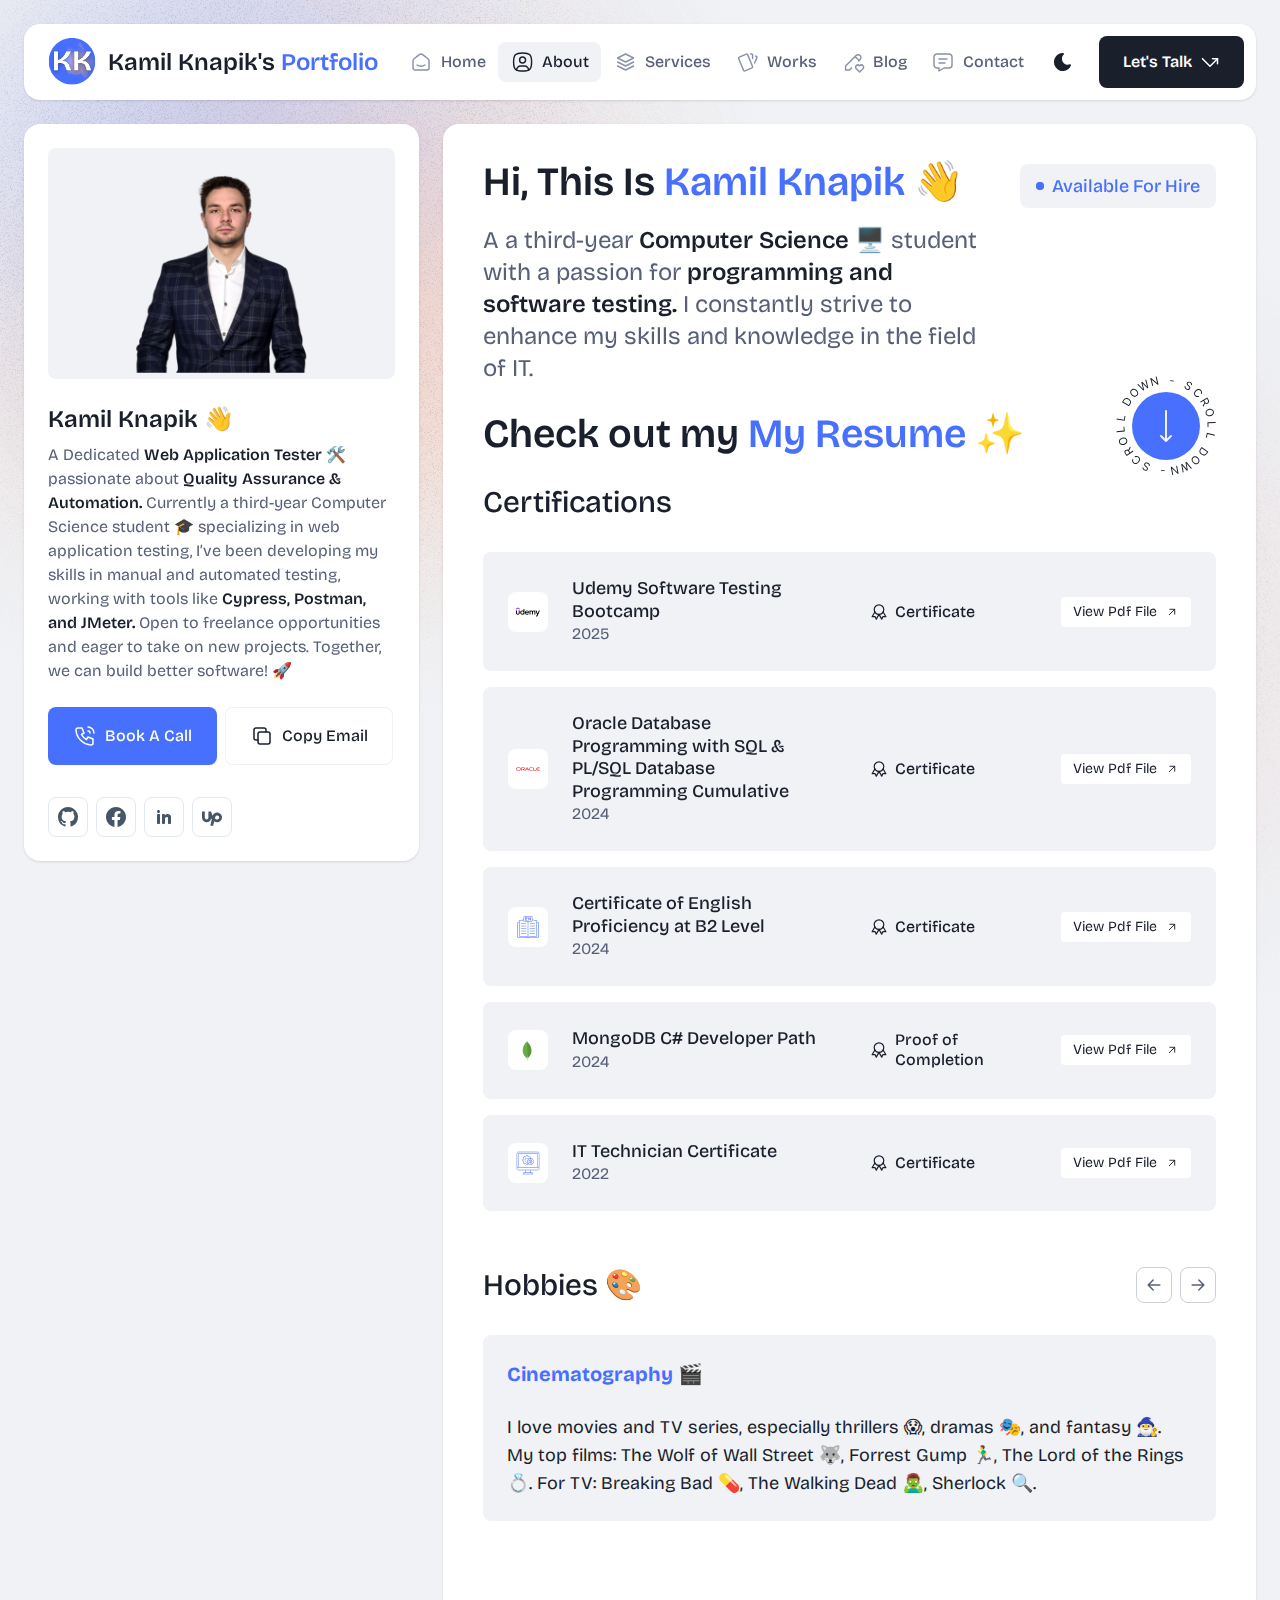
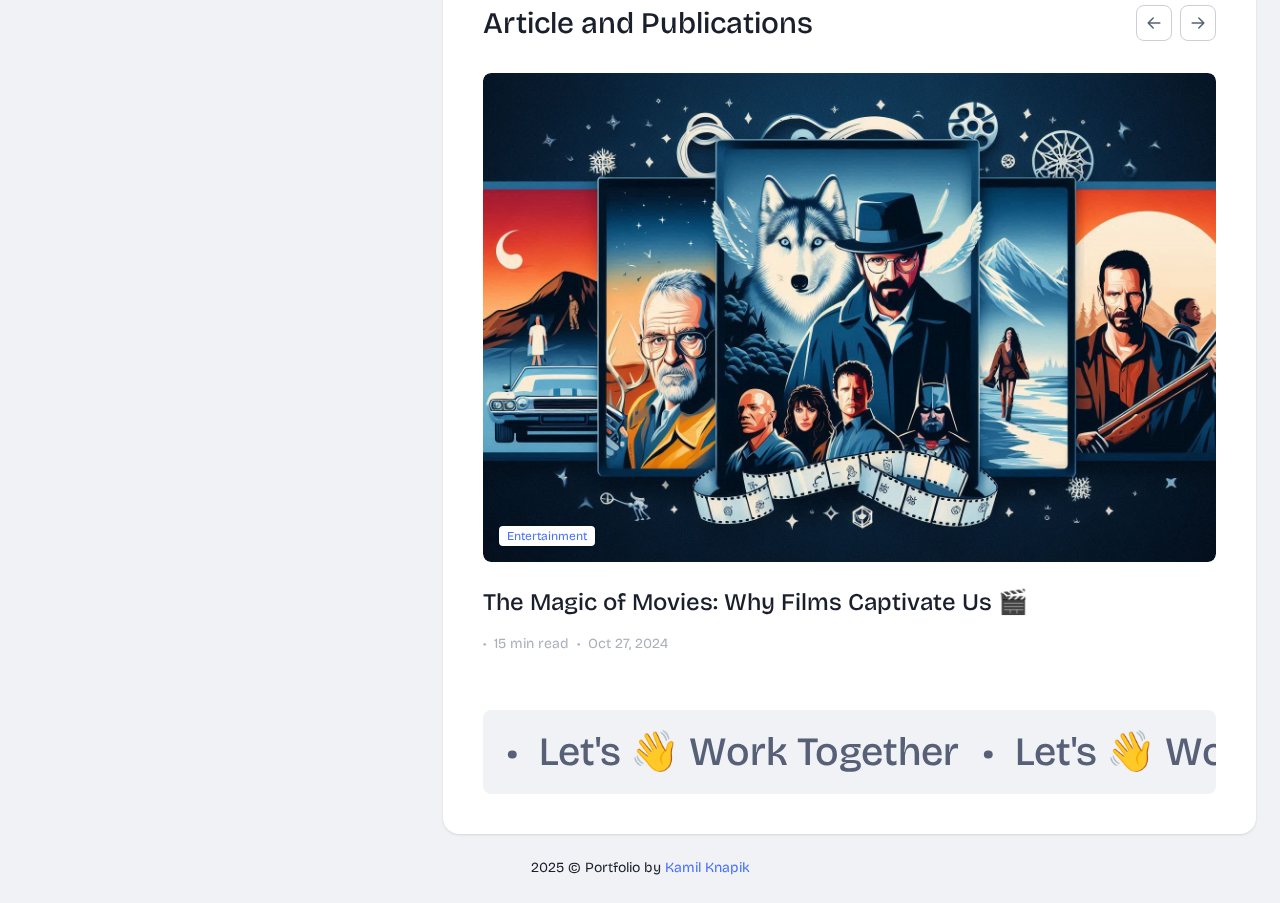
<file: about.html>
<!DOCTYPE html>
<html lang="en" class="h-full">

<head>
    <!-- Google tag (gtag.js) -->
    <script async src="https://www.googletagmanager.com/gtag/js?id=G-KHS8PBPZ7C"></script>
    <script>
    window.dataLayer = window.dataLayer || [];
    function gtag(){dataLayer.push(arguments);}
    gtag('js', new Date());

    gtag('config', 'G-KHS8PBPZ7C');
    </script>

    <link rel="canonical" href="https://kamknap.github.io/about.html" />


    <!-- Required meta tags -->
    <meta charset="UTF-8" />
    <meta name="viewport" content="width=device-width, initial-scale=1.0" />
    <meta http-equiv="X-UA-Compatible" content="ie=edge" />

    <!-- Open Graph meta tags -->
    <meta property="og:title" content="About Me - Kamil Knapik" />
    <meta
      property="og:description"
      content="Learn about Kamil Knapik, a third-year Computer Science student. Discover my skills, certifications, hobbies, and IT journey."
      />
    <meta
      property="og:image"
      content="https://kamknap.github.io/assets/img/open-graph.png?version=2"
    />
    <meta property="og:image:alt" content="Logo of Kamil Knapik Portfolio" />
    <meta property="og:url" content="https://kamknap.github.io/about.html" />
    <meta property="og:type" content="website" />

    <!-- Twitter Card meta tags -->
    <meta name="twitter:card" content="summary_large_image" />
    <meta name="twitter:title" content="About Me - Kamil Knapik" />
    <meta
      name="twitter:description"
      content="Learn about Kamil Knapik, a third-year Computer Science student. Discover my skills, certifications, hobbies, and IT journey."
      />
    <meta
      name="twitter:image"
      content="https://kamknap.github.io/assets/img/open-graph.png?version=2"
    />
    <meta name="twitter:image:alt" content="Logo of Kamil Knapik Portfolio" />

    <!-- Title and Description for non-JavaScript environments -->
    <title>Kamil Knapik's Portfolio - About Me</title>
    <meta
      name="description"
      content="Learn about Kamil Knapik, a third-year Computer Science student. Discover my skills, certifications, hobbies, and IT journey."
      />

    <!-- Favicon -->
    <link rel="icon" href="assets/img/logo-nowe.svg" type="image/svg+xml" />
    <link rel="icon" href="assets/img/logo-nowe.png" type="image/png" />

    <!-- Fonts -->
    <link rel="preconnect" href="https://fonts.googleapis.com" />
    <link rel="preconnect" href="https://fonts.gstatic.com" crossorigin />
    <link
      href="https://fonts.googleapis.com/css2?family=Bricolage+Grotesque:opsz,wght@12..96,300;12..96,400;12..96,500;12..96,600;12..96,700&display=swap"
      rel="stylesheet"
    />

    <!-- Styles -->
    <link
      rel="stylesheet"
      type="text/css"
      href="./assets/css/swiper-bundle.min.css"
    />
    <link
      rel="stylesheet"
      type="text/css"
      href="./assets/css/venobox.min.css"
    />
    <link rel="stylesheet" type="text/css" href="./assets/css/style.css" />
  </head>


<body class="relative h-screen overflow-y-auto overflow-x-hidden bg-light text-dark dark:bg-dark-2 dark:text-light">
    <div class="mx-auto flex max-w-screen-2xl flex-col justify-between gap-4 p-4 lg:gap-6 lg:p-6">
        <!-- Header -->
        <header class="sticky top-0 z-50">
            <div class="">
                <div class="flex items-center justify-between rounded-2xl bg-white p-3 shadow dark:bg-black dark:shadow-dark">
                    <!-- Logo -->
                    <a href="index.html" class="inline-flex items-center gap-3 px-3 text-2xl font-semibold text-dark dark:text-white">
                        <img src="assets/img/logo-nowe.svg" alt="Favicon" class="h-12 w-12 text-primary lg:h-12 lg:w-12">

                        <h1>
                            <span>
                              Kamil Knapik's<span class="text-primary"> Portfolio</span>
                            </span>
                            </h1>
                    </a>

                    <!-- Navigation menu -->
                    <ul class="hidden flex-1 flex-wrap items-center justify-center lg:flex">
                        <li class="group/menu-item ">
                            <a href="index.html" class="group inline-flex items-center gap-2 rounded-lg px-3 py-2 text-center text-base font-medium text-muted transition hover:bg-light hover:text-dark group-[.active]/menu-item:bg-light group-[.active]/menu-item:text-dark dark:hover:bg-dark-2 dark:hover:text-white dark:group-[.active]/menu-item:bg-dark-2 dark:group-[.active]/menu-item:text-white">
                                <svg xmlns="http://www.w3.org/2000/svg" viewBox="0 0 20 20" fill="none" stroke="currentColor" stroke-linecap="round" stroke-linejoin="round" stroke-width="1.2" class="h-6 w-6 text-[#8991A7] transition group-hover:text-dark group-[.active]/menu-item:text-dark dark:group-hover:text-white dark:group-[.active]/menu-item:text-white">
                                    <path d="M15.833 7.258 11.39 3.802a2.222 2.222 0 0 0-2.728 0L4.216 7.258a2.22 2.22 0 0 0-.858 1.754v6a1.667 1.667 0 0 0 1.667 1.667h10a1.667 1.667 0 0 0 1.667-1.666v-6c0-.686-.317-1.334-.859-1.755Z" />
                                    <path d="M13.333 12.5c-1.841 1.11-4.826 1.11-6.667 0" />
                                </svg>
                                <span>Home</span>
                            </a>
                        </li>
                        <li class="group/menu-item active">
                            <a href="about.html" class="group inline-flex items-center gap-2 rounded-lg px-3 py-2 text-center text-base font-medium text-muted transition hover:bg-light hover:text-dark group-[.active]/menu-item:bg-light group-[.active]/menu-item:text-dark dark:hover:bg-dark-2 dark:hover:text-white dark:group-[.active]/menu-item:bg-dark-2 dark:group-[.active]/menu-item:text-white">
                                <svg xmlns="http://www.w3.org/2000/svg" viewBox="0 0 20 20" fill="none" stroke="currentColor" stroke-linecap="round" stroke-linejoin="round" stroke-width="1.2" class="h-6 w-6 text-[#8991A7] transition group-hover:text-dark group-[.active]/menu-item:text-dark dark:group-hover:text-white dark:group-[.active]/menu-item:text-white">
                                    <path d="M10.5 10.833a2.5 2.5 0 1 0 0-5 2.5 2.5 0 0 0 0 5Z" />
                                    <path d="M10.5 2.5c6 0 7.5 1.5 7.5 7.5s-1.5 7.5-7.5 7.5S3 16 3 10s1.5-7.5 7.5-7.5Z" />
                                    <path d="M5.5 16.708v-.041a3.333 3.333 0 0 1 3.333-3.334h3.334a3.333 3.333 0 0 1 3.333 3.334v.041" />
                                </svg>
                                <span>About</span>
                            </a>
                        </li>
                        <li class="group/menu-item ">
                            <a href="services.html" class="group inline-flex items-center gap-2 rounded-lg px-3 py-2 text-center text-base font-medium text-muted transition hover:bg-light hover:text-dark group-[.active]/menu-item:bg-light group-[.active]/menu-item:text-dark dark:hover:bg-dark-2 dark:hover:text-white dark:group-[.active]/menu-item:bg-dark-2 dark:group-[.active]/menu-item:text-white">
                                <svg xmlns="http://www.w3.org/2000/svg" viewBox="0 0 20 20" fill="none" stroke="currentColor" stroke-linecap="round" stroke-linejoin="round" stroke-width="1.2" class="h-6 w-6 text-[#8991A7] transition group-hover:text-dark group-[.active]/menu-item:text-dark dark:group-hover:text-white dark:group-[.active]/menu-item:text-white">
                                    <path d="M10.5 3.333 3.833 6.667 10.5 10l6.667-3.333L10.5 3.333ZM3.833 10l6.667 3.333L17.167 10M3.833 13.333l6.667 3.334 6.667-3.334" />
                                </svg>
                                <span>Services</span>
                            </a>
                        </li>
                        <li class="group/menu-item ">
                            <a href="portfolio.html" class="group inline-flex items-center gap-2 rounded-lg px-3 py-2 text-center text-base font-medium text-muted transition hover:bg-light hover:text-dark group-[.active]/menu-item:bg-light group-[.active]/menu-item:text-dark dark:hover:bg-dark-2 dark:hover:text-white dark:group-[.active]/menu-item:bg-dark-2 dark:group-[.active]/menu-item:text-white">
                                <svg xmlns="http://www.w3.org/2000/svg" viewBox="0 0 20 20" fill="none" stroke="currentColor" stroke-linecap="round" stroke-linejoin="round" stroke-width="1.2" class="h-6 w-6 text-[#8991A7] transition group-hover:text-dark group-[.active]/menu-item:text-dark dark:group-hover:text-white dark:group-[.active]/menu-item:text-white">
                                    <path d="m3.503 5.998 5.949-2.591a.8.8 0 0 1 1.058.439l4.103 9.918a.834.834 0 0 1-.428 1.087l-5.948 2.59a.8.8 0 0 1-1.059-.438l-4.103-9.92a.833.833 0 0 1 .428-1.085ZM13 3.333h.833a.833.833 0 0 1 .834.834v2.916M17.167 5c.22.093.433.18.64.263a.833.833 0 0 1 .442 1.092l-1.915 4.478" />
                                </svg>
                                <span>Works</span>
                            </a>
                        </li>
                        <li class="group/menu-item ">
                            <a href="blog.html" class="group inline-flex items-center gap-2 rounded-lg px-3 py-2 text-center text-base font-medium text-muted transition hover:bg-light hover:text-dark group-[.active]/menu-item:bg-light group-[.active]/menu-item:text-dark dark:hover:bg-dark-2 dark:hover:text-white dark:group-[.active]/menu-item:bg-dark-2 dark:group-[.active]/menu-item:text-white">
                                <svg xmlns="http://www.w3.org/2000/svg" viewBox="0 0 20 20" fill="none" stroke="currentColor" stroke-linecap="round" stroke-linejoin="round" stroke-width="1.2" class="h-6 w-6 text-[#8991A7] transition group-hover:text-dark group-[.active]/menu-item:text-dark dark:group-hover:text-white dark:group-[.active]/menu-item:text-white">
                                    <path d="m14.667 9.167 1.25-1.25a2.357 2.357 0 1 0-3.333-3.334l-8.75 8.75v3.334h3.333L8.834 15m2.916-9.583 3.333 3.333m.417 9.583 2.792-2.736a1.785 1.785 0 0 0 .004-2.56 1.87 1.87 0 0 0-2.608-.005l-.186.184-.186-.184a1.869 1.869 0 0 0-2.607-.005 1.787 1.787 0 0 0-.005 2.56l2.796 2.746Z" />
                                </svg>
                                <span>Blog</span>
                            </a>
                        </li>
                        <li class="group/menu-item ">
                            <a href="contact.html" class="group inline-flex items-center gap-2 rounded-lg px-3 py-2 text-center text-base font-medium text-muted transition hover:bg-light hover:text-dark group-[.active]/menu-item:bg-light group-[.active]/menu-item:text-dark dark:hover:bg-dark-2 dark:hover:text-white dark:group-[.active]/menu-item:bg-dark-2 dark:group-[.active]/menu-item:text-white">
                                <svg xmlns="http://www.w3.org/2000/svg" viewBox="0 0 20 20" fill="none" stroke="currentColor" stroke-linecap="round" stroke-linejoin="round" stroke-width="1.2" class="h-6 w-6 text-[#8991A7] transition group-hover:text-dark group-[.active]/menu-item:text-dark dark:group-hover:text-white dark:group-[.active]/menu-item:text-white">
                                    <path d="M6.667 7.5h6.666m-6.666 3.333h5M15 3.333a2.5 2.5 0 0 1 2.5 2.5V12.5A2.5 2.5 0 0 1 15 15h-4.167l-4.166 2.5V15H5a2.5 2.5 0 0 1-2.5-2.5V5.833a2.5 2.5 0 0 1 2.5-2.5h10Z" />
                                </svg>
                                <span>Contact</span>
                            </a>
                        </li>
                    </ul>

                    <!-- Header buttons -->
                    <div class="hidden items-center gap-4 lg:flex">
                        <!-- Theme appearance toggler -->
                        <div class="">
                            <button type="button" class="hs-dark-mode group flex h-10 w-10 items-center justify-center rounded-lg text-center font-medium text-dark transition hover:bg-light hs-dark-mode-active:hidden dark:text-gray-400 dark:hover:text-gray-500" data-hs-theme-click-value="dark">
                                <svg xmlns="http://www.w3.org/2000/svg" fill="currentColor" viewBox="0 0 24 24" class="h-6 w-6">
                                    <path d="M11.8 3a8.656 8.656 0 0 0-4.523 1.28A8.918 8.918 0 0 0 4.04 7.756a9.167 9.167 0 0 0 .44 9.24 8.863 8.863 0 0 0 3.553 3.137 8.633 8.633 0 0 0 4.624.824 8.69 8.69 0 0 0 4.381-1.723 8.973 8.973 0 0 0 2.892-3.78c.3-.738-.419-1.48-1.142-1.179a5.604 5.604 0 0 1-3.892.15 5.74 5.74 0 0 1-3.083-2.431 5.956 5.956 0 0 1-.848-3.886c.17-1.357.8-2.61 1.78-3.541l.069-.072c.485-.567.099-1.488-.668-1.488h-.234l-.06-.005L11.8 3Z" />
                                </svg>
                            </button>
                            <button type="button" class="hs-dark-mode group hidden h-10 w-10 items-center justify-center rounded-lg text-center font-medium text-dark transition hover:bg-light hs-dark-mode-active:flex dark:text-[#FD7E41] dark:hover:bg-dark dark:hover:text-[#FD7E41]" data-hs-theme-click-value="light">
                                <svg xmlns="http://www.w3.org/2000/svg" fill="currentColor" viewBox="0 0 20 20" class="h-6 w-6">
                                    <path d="M10 15.833a.833.833 0 0 1 .828.736l.005.098v.833a.833.833 0 0 1-1.66.097l-.006-.097v-.833a.833.833 0 0 1 .833-.834Zm5.26-1.741.08.069.582.583a.833.833 0 0 1-1.1 1.248l-.078-.07-.583-.583a.833.833 0 0 1 1.015-1.306l.085.059Zm-9.42.068a.833.833 0 0 1 .068 1.1l-.069.08-.583.582a.833.833 0 0 1-1.248-1.1l.07-.078.583-.583a.833.833 0 0 1 1.178 0ZM3.333 9.167a.833.833 0 0 1 .098 1.66l-.098.006H2.5a.833.833 0 0 1-.098-1.66l.098-.006h.833Zm14.167 0a.833.833 0 0 1 .098 1.66l-.098.006h-.833a.833.833 0 0 1-.098-1.66l.098-.006h.833ZM5.178 4.008l.078.07.583.583a.833.833 0 0 1-1.1 1.247l-.078-.069-.583-.583A.833.833 0 0 1 5.092 3.95l.086.058Zm10.744.069a.833.833 0 0 1 .07 1.1l-.07.079-.583.583a.833.833 0 0 1-1.247-1.1l.069-.078.583-.584a.833.833 0 0 1 1.178 0ZM10 1.667a.833.833 0 0 1 .828.736l.005.097v.833a.833.833 0 0 1-1.66.098l-.006-.098V2.5A.833.833 0 0 1 10 1.667Zm0 4.166a4.167 4.167 0 1 1-4.163 4.348L5.833 10l.004-.18A4.167 4.167 0 0 1 10 5.832Z" />
                                </svg>
                            </button>
                        </div>

                        <a href="contact.html" class="inline-flex items-center gap-2 rounded-lg bg-dark px-6 py-4 text-center text-base font-semibold leading-tight text-white transition hover:bg-primary dark:bg-dark-2 dark:text-white dark:hover:bg-primary dark:hover:text-white">
                            <span>Let's Talk</span>
                            <svg xmlns="http://www.w3.org/2000/svg" fill="none" viewBox="0 0 20 20" stroke="currentColor" stroke-linecap="round" stroke-linejoin="round" stroke-width="1.5" class="h-5 w-5">
                                <path d="M17.5 11.667v-5h-5" />
                                <path d="m17.5 6.667-7.5 7.5-7.5-7.5" />
                            </svg>
                        </a>
                    </div>

                    <!-- Navigation toggler -->
                    <button type="button" class="text-dark transition dark:text-white/70 lg:hidden" data-hs-overlay="#mobile-menu" aria-controls="mobile-menu" aria-label="Toggle navigation">
                        <span class="sr-only">Toggle Navigation</span>
                        <svg class="h-9 w-9 flex-shrink-0" fill="currentColor" viewBox="0 0 16 16">
                            <path fill-rule="evenodd" d="M2.5 12a.5.5 0 0 1 .5-.5h10a.5.5 0 0 1 0 1H3a.5.5 0 0 1-.5-.5zm0-4a.5.5 0 0 1 .5-.5h10a.5.5 0 0 1 0 1H3a.5.5 0 0 1-.5-.5zm0-4a.5.5 0 0 1 .5-.5h10a.5.5 0 0 1 0 1H3a.5.5 0 0 1-.5-.5z" />
                        </svg>
                    </button>
                </div>
            </div>
        </header>
        <!-- Header end -->

        <!-- Mobile menu -->
        <div id="mobile-menu" class="hs-overlay fixed bottom-0 start-0 top-0 z-[60] hidden h-full w-64 -translate-x-full transform overflow-y-auto bg-white transition-all duration-300 hs-overlay-open:translate-x-0 dark:bg-black [&::-webkit-scrollbar-thumb]:rounded-full [&::-webkit-scrollbar-thumb]:bg-gray-300 [&::-webkit-scrollbar-track]:bg-gray-100 [&::-webkit-scrollbar]:w-2">
            <div class="flex h-full flex-col justify-between gap-5 p-5">
                <div class="">
                    <!-- Logo -->
                    <a href="index.html" class="inline-flex items-center gap-3 px-3 text-2xl font-semibold text-dark dark:text-white">
                        <img src="assets/img/logo-nowe.svg" alt="Favicon" class="h-12 w-12 text-primary lg:h-12 lg:w-12">

                        <span>Kamil Knapik's<span class="text-primary"> Portfolio</span> </span>
                    </a>
                </div>

                <ul class="mt-4 flex flex-1 flex-col gap-2">
                    <li class="group/menu-item ">
                        <a href="index.html" class="group inline-flex w-full items-center gap-2 rounded-lg px-3 py-2 text-center text-base font-medium text-muted transition hover:bg-light hover:text-dark group-[.active]/menu-item:bg-light group-[.active]/menu-item:text-dark dark:hover:bg-dark-2 dark:hover:text-white dark:group-[.active]/menu-item:bg-dark-2 dark:group-[.active]/menu-item:text-white">
                            <svg xmlns="http://www.w3.org/2000/svg" viewBox="0 0 20 20" fill="none" stroke="currentColor" stroke-linecap="round" stroke-linejoin="round" stroke-width="1.2" class="h-6 w-6 text-[#8991A7] transition group-hover:text-dark group-[.active]/menu-item:text-dark dark:group-hover:text-white dark:group-[.active]/menu-item:text-white">
                                <path d="M15.833 7.258 11.39 3.802a2.222 2.222 0 0 0-2.728 0L4.216 7.258a2.22 2.22 0 0 0-.858 1.754v6a1.667 1.667 0 0 0 1.667 1.667h10a1.667 1.667 0 0 0 1.667-1.666v-6c0-.686-.317-1.334-.859-1.755Z" />
                                <path d="M13.333 12.5c-1.841 1.11-4.826 1.11-6.667 0" />
                            </svg>
                            <span>Home</span>
                        </a>
                    </li>
                    <li class="group/menu-item active">
                        <a href="about.html" class="group inline-flex w-full items-center gap-2 rounded-lg px-3 py-2 text-center text-base font-medium text-muted transition hover:bg-light hover:text-dark group-[.active]/menu-item:bg-light group-[.active]/menu-item:text-dark dark:hover:bg-dark-2 dark:hover:text-white dark:group-[.active]/menu-item:bg-dark-2 dark:group-[.active]/menu-item:text-white">
                            <svg xmlns="http://www.w3.org/2000/svg" viewBox="0 0 20 20" fill="none" stroke="currentColor" stroke-linecap="round" stroke-linejoin="round" stroke-width="1.2" class="h-6 w-6 text-[#8991A7] transition group-hover:text-dark group-[.active]/menu-item:text-dark dark:group-hover:text-white dark:group-[.active]/menu-item:text-white">
                                <path d="M10.5 10.833a2.5 2.5 0 1 0 0-5 2.5 2.5 0 0 0 0 5Z" />
                                <path d="M10.5 2.5c6 0 7.5 1.5 7.5 7.5s-1.5 7.5-7.5 7.5S3 16 3 10s1.5-7.5 7.5-7.5Z" />
                                <path d="M5.5 16.708v-.041a3.333 3.333 0 0 1 3.333-3.334h3.334a3.333 3.333 0 0 1 3.333 3.334v.041" />
                            </svg>
                            <span>About</span>
                        </a>
                    </li>
                    <li class="group/menu-item ">
                        <a href="services.html" class="group inline-flex w-full items-center gap-2 rounded-lg px-3 py-2 text-center text-base font-medium text-muted transition hover:bg-light hover:text-dark group-[.active]/menu-item:bg-light group-[.active]/menu-item:text-dark dark:hover:bg-dark-2 dark:hover:text-white dark:group-[.active]/menu-item:bg-dark-2 dark:group-[.active]/menu-item:text-white">
                            <svg xmlns="http://www.w3.org/2000/svg" viewBox="0 0 20 20" fill="none" stroke="currentColor" stroke-linecap="round" stroke-linejoin="round" stroke-width="1.2" class="h-6 w-6 text-[#8991A7] transition group-hover:text-dark group-[.active]/menu-item:text-dark dark:group-hover:text-white dark:group-[.active]/menu-item:text-white">
                                <path d="M10.5 3.333 3.833 6.667 10.5 10l6.667-3.333L10.5 3.333ZM3.833 10l6.667 3.333L17.167 10M3.833 13.333l6.667 3.334 6.667-3.334" />
                            </svg>
                            <span>Services</span>
                        </a>
                    </li>
                    <li class="group/menu-item ">
                        <a href="portfolio.html" class="group inline-flex w-full items-center gap-2 rounded-lg px-3 py-2 text-center text-base font-medium text-muted transition hover:bg-light hover:text-dark group-[.active]/menu-item:bg-light group-[.active]/menu-item:text-dark dark:hover:bg-dark-2 dark:hover:text-white dark:group-[.active]/menu-item:bg-dark-2 dark:group-[.active]/menu-item:text-white">
                            <svg xmlns="http://www.w3.org/2000/svg" viewBox="0 0 20 20" fill="none" stroke="currentColor" stroke-linecap="round" stroke-linejoin="round" stroke-width="1.2" class="h-6 w-6 text-[#8991A7] transition group-hover:text-dark group-[.active]/menu-item:text-dark dark:group-hover:text-white dark:group-[.active]/menu-item:text-white">
                                <path d="m3.503 5.998 5.949-2.591a.8.8 0 0 1 1.058.439l4.103 9.918a.834.834 0 0 1-.428 1.087l-5.948 2.59a.8.8 0 0 1-1.059-.438l-4.103-9.92a.833.833 0 0 1 .428-1.085ZM13 3.333h.833a.833.833 0 0 1 .834.834v2.916M17.167 5c.22.093.433.18.64.263a.833.833 0 0 1 .442 1.092l-1.915 4.478" />
                            </svg>
                            <span>Works</span>
                        </a>
                    </li>
                    <li class="group/menu-item ">
                        <a href="blog.html" class="group inline-flex w-full items-center gap-2 rounded-lg px-3 py-2 text-center text-base font-medium text-muted transition hover:bg-light hover:text-dark group-[.active]/menu-item:bg-light group-[.active]/menu-item:text-dark dark:hover:bg-dark-2 dark:hover:text-white dark:group-[.active]/menu-item:bg-dark-2 dark:group-[.active]/menu-item:text-white">
                            <svg xmlns="http://www.w3.org/2000/svg" viewBox="0 0 20 20" fill="none" stroke="currentColor" stroke-linecap="round" stroke-linejoin="round" stroke-width="1.2" class="h-6 w-6 text-[#8991A7] transition group-hover:text-dark group-[.active]/menu-item:text-dark dark:group-hover:text-white dark:group-[.active]/menu-item:text-white">
                                <path d="m14.667 9.167 1.25-1.25a2.357 2.357 0 1 0-3.333-3.334l-8.75 8.75v3.334h3.333L8.834 15m2.916-9.583 3.333 3.333m.417 9.583 2.792-2.736a1.785 1.785 0 0 0 .004-2.56 1.87 1.87 0 0 0-2.608-.005l-.186.184-.186-.184a1.869 1.869 0 0 0-2.607-.005 1.787 1.787 0 0 0-.005 2.56l2.796 2.746Z" />
                            </svg>
                            <span>Blog</span>
                        </a>
                    </li>
                    <li class="group/menu-item ">
                        <a href="contact.html" class="group inline-flex w-full items-center gap-2 rounded-lg px-3 py-2 text-center text-base font-medium text-muted transition hover:bg-light hover:text-dark group-[.active]/menu-item:bg-light group-[.active]/menu-item:text-dark dark:hover:bg-dark-2 dark:hover:text-white dark:group-[.active]/menu-item:bg-dark-2 dark:group-[.active]/menu-item:text-white">
                            <svg xmlns="http://www.w3.org/2000/svg" viewBox="0 0 20 20" fill="none" stroke="currentColor" stroke-linecap="round" stroke-linejoin="round" stroke-width="1.2" class="h-6 w-6 text-[#8991A7] transition group-hover:text-dark group-[.active]/menu-item:text-dark dark:group-hover:text-white dark:group-[.active]/menu-item:text-white">
                                <path d="M6.667 7.5h6.666m-6.666 3.333h5M15 3.333a2.5 2.5 0 0 1 2.5 2.5V12.5A2.5 2.5 0 0 1 15 15h-4.167l-4.166 2.5V15H5a2.5 2.5 0 0 1-2.5-2.5V5.833a2.5 2.5 0 0 1 2.5-2.5h10Z" />
                            </svg>
                            <span>Contact</span>
                        </a>
                    </li>
                </ul>

                <div class="flex flex-col gap-3">
                    <button data-hs-theme-click-value="dark" class="hs-dark-mode flex w-full items-center justify-start gap-2 rounded-lg px-4 py-2 text-center text-sm text-muted transition hover:bg-light hs-dark-mode-active:hidden dark:hover:bg-dark dark:hover:text-white">
                        <svg xmlns="http://www.w3.org/2000/svg" fill="currentColor" viewBox="0 0 24 24" class="h-6 w-6">
                            <path d="M11.8 3a8.656 8.656 0 0 0-4.523 1.28A8.918 8.918 0 0 0 4.04 7.756a9.167 9.167 0 0 0 .44 9.24 8.863 8.863 0 0 0 3.553 3.137 8.633 8.633 0 0 0 4.624.824 8.69 8.69 0 0 0 4.381-1.723 8.973 8.973 0 0 0 2.892-3.78c.3-.738-.419-1.48-1.142-1.179a5.604 5.604 0 0 1-3.892.15 5.74 5.74 0 0 1-3.083-2.431 5.956 5.956 0 0 1-.848-3.886c.17-1.357.8-2.61 1.78-3.541l.069-.072c.485-.567.099-1.488-.668-1.488h-.234l-.06-.005L11.8 3Z" />
                        </svg>

                        <span>Change appearance</span>
                    </button>

                    <button data-hs-theme-click-value="light" class="hs-dark-mode hidden w-full items-center justify-start gap-2 rounded-lg px-4 py-2 text-center text-sm text-muted transition hover:bg-light hs-dark-mode-active:flex dark:hover:bg-dark dark:hover:text-white">
                        <svg xmlns="http://www.w3.org/2000/svg" fill="currentColor" viewBox="0 0 24 24" class="h-6 w-6">
                            <path d="M10 15.833a.833.833 0 0 1 .828.736l.005.098v.833a.833.833 0 0 1-1.66.097l-.006-.097v-.833a.833.833 0 0 1 .833-.834Zm5.26-1.741.08.069.582.583a.833.833 0 0 1-1.1 1.248l-.078-.07-.583-.583a.833.833 0 0 1 1.015-1.306l.085.059Zm-9.42.068a.833.833 0 0 1 .068 1.1l-.069.08-.583.582a.833.833 0 0 1-1.248-1.1l.07-.078.583-.583a.833.833 0 0 1 1.178 0ZM3.333 9.167a.833.833 0 0 1 .098 1.66l-.098.006H2.5a.833.833 0 0 1-.098-1.66l.098-.006h.833Zm14.167 0a.833.833 0 0 1 .098 1.66l-.098.006h-.833a.833.833 0 0 1-.098-1.66l.098-.006h.833ZM5.178 4.008l.078.07.583.583a.833.833 0 0 1-1.1 1.247l-.078-.069-.583-.583A.833.833 0 0 1 5.092 3.95l.086.058Zm10.744.069a.833.833 0 0 1 .07 1.1l-.07.079-.583.583a.833.833 0 0 1-1.247-1.1l.069-.078.583-.584a.833.833 0 0 1 1.178 0ZM10 1.667a.833.833 0 0 1 .828.736l.005.097v.833a.833.833 0 0 1-1.66.098l-.006-.098V2.5A.833.833 0 0 1 10 1.667Zm0 4.166a4.167 4.167 0 1 1-4.163 4.348L5.833 10l.004-.18A4.167 4.167 0 0 1 10 5.832Z" />
                        </svg>

                        <span>Change appearance</span>
                    </button>

                    <a href="contact.html" class="inline-flex w-full items-center justify-center gap-2 rounded-lg bg-dark px-6 py-4 text-center text-base font-semibold leading-tight text-white transition hover:bg-primary dark:bg-dark-2 dark:text-white dark:hover:bg-primary dark:hover:text-white">
                        <span>Let's Talk</span>
                        <svg xmlns="http://www.w3.org/2000/svg" fill="none" viewBox="0 0 20 20" stroke="currentColor" stroke-linecap="round" stroke-linejoin="round" stroke-width="1.5" class="h-5 w-5">
                            <path d="M17.5 11.667v-5h-5" />
                            <path d="m17.5 6.667-7.5 7.5-7.5-7.5" />
                        </svg>
                    </a>
                </div>
            </div>
        </div>


        <main class="grid grid-cols-1 gap-4 lg:grid-cols-3 lg:gap-6">
            <!-- Intro -->
            <div class="">
                <div class="rounded-2xl bg-white p-6 shadow dark:bg-black dark:shadow-dark lg:sticky lg:top-24">
                    <div class="aspect-6/4 overflow-hidden rounded-lg bg-light pt-4 text-center dark:bg-dark-2">
                        <img src="assets/img/profile.png" alt="profile picture" class="inline-block h-full w-full scale-110 object-contain object-bottom" />
                    </div>

                    <div class="mt-6">
                        <h3 class="text-2xl font-semibold dark:text-light">
                            Kamil Knapik 👋
                          </h3>
                          <p class="mt-2 text-muted dark:text-light/70">
                            A Dedicated
                            <span class="font-semibold text-dark dark:text-white">
                              Web Application Tester
                            </span>
                            🛠️ passionate about
                            <span class="font-semibold text-dark dark:text-white">
                              Quality Assurance & Automation.
                            </span>
                            Currently a third-year Computer Science student 🎓 specializing in web application testing, I’ve been developing my skills in manual and automated testing, working with tools like
                            <span class="font-semibold text-dark dark:text-white">
                              Cypress, Postman, and JMeter.
                            </span>
                            Open to freelance opportunities and eager to take on new projects. Together, we can build better software! 🚀
                          </p>

                        <!-- CTA buttons -->
                        <div class="mt-6 flex flex-wrap gap-2">
                            <a href="https://calendar.app.google/wmZ7jcmMtbgbqkYM7" target="_blank" class="inline-flex items-center gap-x-2 rounded-lg border border-transparent bg-primary px-6 py-4 font-medium text-white transition hover:bg-blue-600 focus:outline-none focus:ring disabled:pointer-events-none disabled:opacity-50">
                                <svg xmlns="http://www.w3.org/2000/svg" viewBox="0 0 24 24" fill="none" stroke="currentColor" stroke-linecap="round" stroke-linejoin="round" stroke-width="1.5" class="h-6 w-6">
                                    <path d="M5 4h4l2 5-2.5 1.5a11 11 0 0 0 5 5L15 13l5 2v4a2 2 0 0 1-2 2A16 16 0 0 1 3 6a2 2 0 0 1 2-2Zm10 3a2 2 0 0 1 2 2m-2-6a6 6 0 0 1 6 6" />
                                </svg>
                                <span>Book A Call</span>
                            </a>
                            <button type="button" data-clipboard-text="knapik.kamil@outlook.com" data-clipboard-action="copy" data-clipboard-success-text="Copied to clipboard" class="js-clipboard hs-tooltip inline-flex items-center gap-x-2 rounded-lg border border-light bg-transparent px-6 py-4 font-medium text-dark transition [--trigger:focus] hover:bg-light focus:outline-none focus:ring disabled:pointer-events-none disabled:opacity-50 dark:border-dark dark:text-light/70 dark:hover:bg-dark dark:hover:text-white">
                                <svg xmlns="http://www.w3.org/2000/svg" viewBox="0 0 24 24" fill="none" stroke="currentColor" stroke-linecap="round" stroke-linejoin="round" stroke-width="1.5" class="h-6 w-6">
                                    <path d="M8 10a2 2 0 0 1 2-2h8a2 2 0 0 1 2 2v8a2 2 0 0 1-2 2h-8a2 2 0 0 1-2-2v-8Z" />
                                    <path d="M16 8V6a2 2 0 0 0-2-2H6a2 2 0 0 0-2 2v8a2 2 0 0 0 2 2h2" />
                                </svg>
                                <span>Copy Email</span>
    
                                <span
                                        class="hs-tooltip-content invisible z-10 hidden rounded-lg bg-gray-900 px-2 py-1 text-xs font-medium text-white opacity-0 shadow-sm transition-opacity hs-tooltip-shown:visible hs-tooltip-shown:opacity-100 dark:bg-slate-700"
                                        role="tooltip">
                                        Copied to clipboard
                                    </span>
                            </button>
                        </div>

                        <!-- Social -->
                        <div class="mt-8 flex flex-wrap items-center gap-2">
                            <a href="https://github.com/kamknap" target="_blank" class="flex h-10 w-10 items-center justify-center rounded-lg border border-slate-200 bg-transparent text-center text-slate-600 transition hover:text-primary focus:outline-none focus:ring disabled:pointer-events-none disabled:opacity-50 dark:border-transparent dark:bg-dark-2 dark:text-slate-500 dark:hover:text-primary">
                                <svg xmlns="http://www.w3.org/2000/svg" viewBox="0 0 24 24" fill="currentColor" class="h-6 w-6">
                                    <path d="M12 2C6.475 2 2 6.475 2 12a9.994 9.994 0 0 0 6.838 9.488c.5.087.687-.213.687-.476 0-.237-.013-1.024-.013-1.862-2.512.463-3.162-.612-3.362-1.175-.113-.288-.6-1.175-1.025-1.413-.35-.187-.85-.65-.013-.662.788-.013 1.35.725 1.538 1.025.9 1.512 2.338 1.087 2.912.825.088-.65.35-1.087.638-1.337-2.225-.25-4.55-1.113-4.55-4.938 0-1.088.387-1.987 1.025-2.688-.1-.25-.45-1.275.1-2.65 0 0 .837-.262 2.75 1.026a9.28 9.28 0 0 1 2.5-.338c.85 0 1.7.112 2.5.337 1.912-1.3 2.75-1.024 2.75-1.024.55 1.375.2 2.4.1 2.65.637.7 1.025 1.587 1.025 2.687 0 3.838-2.337 4.688-4.562 4.938.362.312.675.912.675 1.85 0 1.337-.013 2.412-.013 2.75 0 .262.188.574.688.474A10.016 10.016 0 0 0 22 12c0-5.525-4.475-10-10-10Z" />
                                </svg>
                            </a>
                            <a href="https://www.facebook.com/kamil.knapik.520/" target="_blank" class="flex h-10 w-10 items-center justify-center rounded-lg border border-slate-200 bg-transparent text-center text-slate-600 transition hover:text-primary focus:outline-none focus:ring disabled:pointer-events-none disabled:opacity-50 dark:border-transparent dark:bg-dark-2 dark:text-slate-500 dark:hover:text-primary">
                                <svg xmlns="http://www.w3.org/2000/svg" viewBox="0 0 24 24" fill="currentColor" class="h-6 w-6">
                                    <path d="M12 2C6.477 2 2 6.477 2 12c0 4.991 3.657 9.128 8.438 9.879V14.89h-2.54V12h2.54V9.797c0-2.506 1.492-3.89 3.777-3.89 1.094 0 2.238.195 2.238.195v2.46h-1.26c-1.243 0-1.63.771-1.63 1.562V12h2.773l-.443 2.89h-2.33v6.989C18.343 21.129 22 16.99 22 12c0-5.523-4.477-10-10-10Z" />
                                </svg>
                            </a>
                            <a
                            href="https://www.linkedin.com/in/kamil-knapik-89233b269/"
                            target="_blank"
                            class="flex h-10 w-10 items-center justify-center rounded-lg border border-slate-200 bg-transparent text-center text-slate-600 transition hover:text-primary focus:outline-none focus:ring disabled:pointer-events-none disabled:opacity-50 dark:border-transparent dark:bg-dark-2 dark:text-slate-500 dark:hover:text-primary"
                          >
                            <svg
                              xmlns="http://www.w3.org/2000/svg"
                              viewBox="0 0 24 24"
                              fill="currentColor"
                              class="h-6 w-6"
                            >
                              <path
                                d="M 6.5 8 C 7.32843 8 8 7.32843 8 6.5 C 8 5.67157 7.32843 5 6.5 5 C 5.67157 5 5 5.67157 5 6.5 C 5 7.32843 5.67157 8 6.5 8 Z"
                              />
                              <path
                                d="M 5 10 C 5 9.44772 5.44772 9 6 9 H 7 C 7.55228 9 8 9.44771 8 10 V 18 C 8 18.5523 7.55228 19 7 19 H 6 C 5.44772 19 5 18.5523 5 18 V 10 Z"
                              />
            
                              <path
                                d="M 11 19 H 12 C 12.5523 19 13 18.5523 13 18 V 13.5 C 13 12 16 11 16 13 V 18.0004 C 16 18.5527 16.4477 19 17 19 H 18 C 18.5523 19 19 18.5523 19 18 V 12 C 19 10 17.5 9 15.5 9 C 13.5 9 13 10.5 13 10.5 V 10 C 13 9.44771 12.5523 9 12 9 H 11 C 10.4477 9 10 9.44772 10 10 V 18 C 10 18.5523 10.4477 19 11 19 Z"
                              />
                            </svg>
                          </a>
                          <a
                          href="https://www.upwork.com/freelancers/~0116242a33b76ef5cf?mp_source=share"
                          target="_blank"
                          class="flex h-10 w-10 items-center justify-center rounded-lg border border-slate-200 bg-transparent text-center text-slate-600 transition hover:text-primary focus:outline-none focus:ring disabled:pointer-events-none disabled:opacity-50 dark:border-transparent dark:bg-dark-2 dark:text-slate-500 dark:hover:text-primary"
                        >
                          <svg
                            xmlns="http://www.w3.org/2000/svg"
                            viewBox="0 0 24 24"
                            fill="currentColor"
                            class="h-6 w-6"
                          >
                          <g transform="matrix(0.4 0 0 0.4 12 12)" >
                            <path transform=" translate(-25, -23)" d="M 1 9 C 0.448 9 0 9.448 0 10 L 0 24.115234 C 0 30.276234 4.6829844 35.631469 10.833984 35.980469 C 16.730984 36.314469 21.747875 32.176391 22.796875 26.650391 C 23.366875 27.420391 23.94625 28.135969 24.53125 28.792969 L 21.001953 43.771484 C 20.932953 44.069484 21.002406 44.380094 21.191406 44.621094 C 21.382406 44.859094 21.670563 45 21.976562 45 L 27.095703 45 C 27.559703 45 27.959406 44.687328 28.066406 44.236328 C 28.687406 41.615328 29.660969 37.508156 30.542969 33.785156 L 31.453125 34.3125 C 33.618125 35.4335 35.815 36 38 36 C 45.192 36 50.926 29.641 49.875 22.25 C 49.179 17.354 45.414078 13.318344 40.580078 12.277344 C 34.951078 11.064344 29.525359 13.949141 27.193359 18.744141 C 27.193359 18.744141 26.934562 19.318578 26.726562 19.892578 C 25.076563 17.046578 24.107609 14.094078 23.599609 11.955078 C 23.414609 11.175078 23.137469 9.762875 23.105469 9.671875 C 22.966469 9.268875 22.589109 9 22.162109 9 L 17 9 C 16.448 9 16 9.448 16 10 L 16 24.300781 C 16 26.649781 14.287219 28.750516 11.949219 28.978516 C 9.2672187 29.240516 7 27.13 7 24.5 L 7 10 C 7 9.448 6.552 9 6 9 L 1 9 z M 38 19 C 40.757 19 43 21.243 43 24 C 43 26.757 40.757 29 38 29 C 35.775 29 33.713531 27.658281 32.269531 26.488281 C 32.796531 24.263281 33.15025 22.773047 33.15625 22.748047 C 33.72425 20.541047 35.717 19 38 19 z" stroke-linecap="round" />
                          </svg>
                        </a>
                        </div>
                    </div>
                </div>
            </div>

            <!-- about -->
            <div class="rounded-2xl bg-white p-6 shadow dark:bg-black dark:shadow-dark lg:col-span-2 lg:p-10">
                <div class="flex flex-col-reverse items-start gap-6 lg:flex-row lg:gap-10">
                    <div class="">
                        <h2 class="text-3xl font-semibold text-dark dark:text-light lg:text-[40px]">
                            Hi, This Is <span class="text-primary">Kamil Knapik</span> 👋
                        </h2>
                        <p class="mt-4 text-lg text-muted dark:text-light/70 lg:mt-6 lg:text-2xl">
                            A a third-year
                            <span class="font-semibold text-dark dark:text-white">
                                    Computer Science
								</span>
                            🖥️ student with a passion for 
                            <span class="font-semibold text-dark dark:text-white">
                                programming and software testing.
								</span>
                                I constantly strive to enhance my skills and knowledge in the field of IT.
                        </p>
                    </div>
                    <div class="flex items-center justify-center gap-2 whitespace-nowrap rounded-lg bg-light px-4 py-2 text-center text-base font-medium leading-none text-primary dark:bg-dark-2 lg:text-lg">
                        <span class="relative flex h-2 w-2 shrink-0">
								<span
									class="absolute inline-flex h-full w-full animate-ping rounded-full bg-primary opacity-75 dark:bg-light"></span>
                        <span
									class="relative inline-flex h-2 w-2 rounded-full bg-primary"></span>
                        </span>
                        <span>Available For Hire</span>
                    </div>
                </div>
                

                
                <div class="mt-8 flex flex-wrap justify-between gap-6 lg:mt-16 lg:gap-10">
                    <div class="flex flex-wrap items-start gap-6 lg:gap-10">
                        <h2 id="resume-link" class="text-3xl font-semibold text-dark dark:text-light lg:text-[40px]">
                            Check out my
                            <a href="assets/pdfs/KamilKnapikResume.pdf" class="text-primary hover:underline cursor-pointer" target="_blank" rel="noopener noreferrer">
                                My Resume
                            </a> ✨
                        </h2>
                    </div>

                    <div class="relative -mt-6 hidden h-[100px] w-[100px] p-4 lg:block xl:-mt-10 ml-auto">
                        <img src="assets/img/circle-text.svg" alt="circle picture" class="absolute inset-0 h-full w-full animate-spin-slow dark:hidden" />
                        <img src="assets/img/circle-text-light.svg" alt="circle light picture" class="absolute inset-0 hidden h-full w-full animate-spin-slow dark:block" />
                        <div class="grid h-full w-full place-content-center rounded-full bg-primary text-light">
                            <svg xmlns="http://www.w3.org/2000/svg" viewBox="0 0 40 40" fill="none" stroke="currentColor" stroke-linecap="round" stroke-linejoin="round" stroke-width="2" class="h-10 w-10">
                                <path d="M20 5v30m-5-5 5 5 5-5" />
                            </svg>
                        </div>
                    </div>
                </div>

                    

                <!-- Awards -->
                <div class="mt-2 lg:mt-2">
                    <h3 class="text-2xl font-medium text-dark dark:text-light lg:text-3xl">
                        Certifications
                    </h3>

                    <div class="mt-8 space-y-4">
                        <div class="group relative grid grid-cols-1 items-center gap-4 rounded-lg border border-transparent bg-light p-6 transition hover:border-light hover:bg-white dark:bg-dark-2 dark:hover:border-primary dark:hover:bg-black md:grid-cols-4 xl:gap-10">
                            <div class="flex flex-col gap-4 md:col-span-2 md:flex-row md:items-center md:gap-6">
                                <div class="grid h-10 w-10 shrink-0 place-content-center rounded-lg bg-white transition group-hover:bg-light dark:bg-black dark:group-hover:bg-dark-2">
                                    <img src="assets/img/Udemy-logo.svg" alt="oracle logo" class="h-6 w-6 shrink-0" />
                                </div>
                                <div class="">
                                    <h5 class="font-medium leading-tight text-dark dark:text-light xl:text-lg xl:leading-tight">
                                        Udemy Software Testing Bootcamp
                                    </h5>
                                    <p class="text-muted">2025</p>
                                </div>
                            </div>

                            <div class="flex items-center gap-1.5">
                                <svg xmlns="http://www.w3.org/2000/svg" viewBox="0 0 24 25" fill="none" stroke="currentColor" stroke-linecap="round" stroke-linejoin="round" stroke-width="1.5" class="h-5 w-5 shrink-0">
                                    <path d="M6 9.5a6 6 0 1 0 12 0 6 6 0 0 0-12 0Z" />
                                    <path d="m12 15.5 3.4 5.89 1.598-3.233 3.598.232-3.4-5.889m-10.394 0-3.4 5.89L7 18.157l1.598 3.232 3.4-5.889" />
                                </svg>
                                <h5 class="font-medium leading-tight text-dark dark:text-light">
                                    Certificate
                                </h5>
                            </div>

                            <div class="text-right">
                                <a href="assets/pdfs/UdemySoftwareTestingBootcamp.pdf" target="_blank" class="inline-flex items-center justify-center gap-2 rounded bg-white px-3 py-2 text-center text-sm leading-none text-dark transition after:absolute after:inset-0 after:h-full after:w-full after:content-[''] hover:bg-light hover:text-primary dark:bg-black dark:text-light/70 dark:hover:bg-dark-2 dark:hover:text-primary">
                                    <span>View Pdf File</span>
                                    <svg xmlns="http://www.w3.org/2000/svg" viewBox="0 0 14 15" fill="none" stroke="currentColor" stroke-linecap="round" stroke-linejoin="round" class="h-3.5 w-3.5 shrink-0">
                                        <path d="m9.917 4.583-5.834 5.834m.584-5.834h5.25v5.25" />
                                    </svg>
                                </a>
                            </div>
                        </div>
                        <div class="group relative grid grid-cols-1 items-center gap-4 rounded-lg border border-transparent bg-light p-6 transition hover:border-light hover:bg-white dark:bg-dark-2 dark:hover:border-primary dark:hover:bg-black md:grid-cols-4 xl:gap-10">
                            <div class="flex flex-col gap-4 md:col-span-2 md:flex-row md:items-center md:gap-6">
                                <div class="grid h-10 w-10 shrink-0 place-content-center rounded-lg bg-white transition group-hover:bg-light dark:bg-black dark:group-hover:bg-dark-2">
                                    <img src="assets/img/oracle.svg" alt="oracle logo" class="h-6 w-6 shrink-0" />
                                </div>
                                <div class="">
                                    <h5 class="font-medium leading-tight text-dark dark:text-light xl:text-lg xl:leading-tight">
                                        Oracle Database Programming with SQL & PL/SQL Database Programming Cumulative
                                    </h5>
                                    <p class="text-muted">2024</p>
                                </div>
                            </div>

                            <div class="flex items-center gap-1.5">
                                <svg xmlns="http://www.w3.org/2000/svg" viewBox="0 0 24 25" fill="none" stroke="currentColor" stroke-linecap="round" stroke-linejoin="round" stroke-width="1.5" class="h-5 w-5 shrink-0">
                                    <path d="M6 9.5a6 6 0 1 0 12 0 6 6 0 0 0-12 0Z" />
                                    <path d="m12 15.5 3.4 5.89 1.598-3.233 3.598.232-3.4-5.889m-10.394 0-3.4 5.89L7 18.157l1.598 3.232 3.4-5.889" />
                                </svg>
                                <h5 class="font-medium leading-tight text-dark dark:text-light">
                                    Certificate
                                </h5>
                            </div>

                            <div class="text-right">
                                <a href="assets/pdfs/OracleCertificateMerged.pdf" target="_blank" class="inline-flex items-center justify-center gap-2 rounded bg-white px-3 py-2 text-center text-sm leading-none text-dark transition after:absolute after:inset-0 after:h-full after:w-full after:content-[''] hover:bg-light hover:text-primary dark:bg-black dark:text-light/70 dark:hover:bg-dark-2 dark:hover:text-primary">
                                    <span>View Pdf File</span>
                                    <svg xmlns="http://www.w3.org/2000/svg" viewBox="0 0 14 15" fill="none" stroke="currentColor" stroke-linecap="round" stroke-linejoin="round" class="h-3.5 w-3.5 shrink-0">
                                        <path d="m9.917 4.583-5.834 5.834m.584-5.834h5.25v5.25" />
                                    </svg>
                                </a>
                            </div>
                        </div>
                        <div class="group relative grid grid-cols-1 items-center gap-4 rounded-lg border border-transparent bg-light p-6 transition hover:border-light hover:bg-white dark:bg-dark-2 dark:hover:border-primary dark:hover:bg-black md:grid-cols-4 xl:gap-10">
                            <div class="flex flex-col gap-4 md:col-span-2 md:flex-row md:items-center md:gap-6">
                                <div class="grid h-10 w-10 shrink-0 place-content-center rounded-lg bg-white transition group-hover:bg-light dark:bg-black dark:group-hover:bg-dark-2">
                                    <img src="assets/img/english.svg" alt="eng logo" class="h-6 w-6 shrink-0" />
                                </div>
                                <div class="">
                                    <h5 class="font-medium leading-tight text-dark dark:text-light xl:text-lg xl:leading-tight">
                                        Certificate of English Proficiency at B2 Level
                                    </h5>
                                    <p class="text-muted">2024</p>
                                </div>
                            </div>

                            <div class="flex items-center gap-1.5">
                                <svg xmlns="http://www.w3.org/2000/svg" viewBox="0 0 24 25" fill="none" stroke="currentColor" stroke-linecap="round" stroke-linejoin="round" stroke-width="1.5" class="h-5 w-5 shrink-0">
                                    <path d="M6 9.5a6 6 0 1 0 12 0 6 6 0 0 0-12 0Z" />
                                    <path d="m12 15.5 3.4 5.89 1.598-3.233 3.598.232-3.4-5.889m-10.394 0-3.4 5.89L7 18.157l1.598 3.232 3.4-5.889" />
                                </svg>
                                <h5 class="font-medium leading-tight text-dark dark:text-light">
                                    Certificate
                                </h5>
                            </div>

                            <div class="text-right">
                                <a href="assets/pdfs/ENGB2Certificate.pdf" target="_blank" class="inline-flex items-center justify-center gap-2 rounded bg-white px-3 py-2 text-center text-sm leading-none text-dark transition after:absolute after:inset-0 after:h-full after:w-full after:content-[''] hover:bg-light hover:text-primary dark:bg-black dark:text-light/70 dark:hover:bg-dark-2 dark:hover:text-primary">
                                    <span>View Pdf File</span>
                                    <svg xmlns="http://www.w3.org/2000/svg" viewBox="0 0 14 15" fill="none" stroke="currentColor" stroke-linecap="round" stroke-linejoin="round" class="h-3.5 w-3.5 shrink-0">
                                        <path d="m9.917 4.583-5.834 5.834m.584-5.834h5.25v5.25" />
                                    </svg>
                                </a>
                            </div>
                        </div>
                        <!-- start -->
                        <div class="group relative grid grid-cols-1 items-center gap-4 rounded-lg border border-transparent bg-light p-6 transition hover:border-light hover:bg-white dark:bg-dark-2 dark:hover:border-primary dark:hover:bg-black md:grid-cols-4 xl:gap-10">
                            <div class="flex flex-col gap-4 md:col-span-2 md:flex-row md:items-center md:gap-6">
                                <div class="grid h-10 w-10 shrink-0 place-content-center rounded-lg bg-white transition group-hover:bg-light dark:bg-black dark:group-hover:bg-dark-2">
                                    <img src="assets/img/mongodb.svg" alt="it logo" class="h-6 w-6 shrink-0" />
                                </div>
                                <div class="">
                                    <h5 class="font-medium leading-tight text-dark dark:text-light xl:text-lg xl:leading-tight">
                                        MongoDB C# Developer Path
                                    </h5>
                                    <p class="text-muted">2024</p>
                                </div>
                            </div>

                            <div class="flex items-center gap-1.5">
                                <svg xmlns="http://www.w3.org/2000/svg" viewBox="0 0 24 25" fill="none" stroke="currentColor" stroke-linecap="round" stroke-linejoin="round" stroke-width="1.5" class="h-5 w-5 shrink-0">
                                    <path d="M6 9.5a6 6 0 1 0 12 0 6 6 0 0 0-12 0Z" />
                                    <path d="m12 15.5 3.4 5.89 1.598-3.233 3.598.232-3.4-5.889m-10.394 0-3.4 5.89L7 18.157l1.598 3.232 3.4-5.889" />
                                </svg>
                                <h5 class="font-medium leading-tight text-dark dark:text-light">
                                    Proof of Completion
                                </h5>
                            </div>

                            <div class="text-right">
                                <a href="assets/pdfs/MongoDB_C_Proof.pdf" target="_blank" class="inline-flex items-center justify-center gap-2 rounded bg-white px-3 py-2 text-center text-sm leading-none text-dark transition after:absolute after:inset-0 after:h-full after:w-full after:content-[''] hover:bg-light hover:text-primary dark:bg-black dark:text-light/70 dark:hover:bg-dark-2 dark:hover:text-primary">
                                    <span>View Pdf File</span>
                                    <svg xmlns="http://www.w3.org/2000/svg" viewBox="0 0 14 15" fill="none" stroke="currentColor" stroke-linecap="round" stroke-linejoin="round" class="h-3.5 w-3.5 shrink-0">
                                        <path d="m9.917 4.583-5.834 5.834m.584-5.834h5.25v5.25" />
                                    </svg>
                                </a>
                            </div>
                        </div>
                        <!-- end -->
                        <div class="group relative grid grid-cols-1 items-center gap-4 rounded-lg border border-transparent bg-light p-6 transition hover:border-light hover:bg-white dark:bg-dark-2 dark:hover:border-primary dark:hover:bg-black md:grid-cols-4 xl:gap-10">
                            <div class="flex flex-col gap-4 md:col-span-2 md:flex-row md:items-center md:gap-6">
                                <div class="grid h-10 w-10 shrink-0 place-content-center rounded-lg bg-white transition group-hover:bg-light dark:bg-black dark:group-hover:bg-dark-2">
                                    <img src="assets/img/it.svg" alt="it logo" class="h-6 w-6 shrink-0" />
                                </div>
                                <div class="">
                                    <h5 class="font-medium leading-tight text-dark dark:text-light xl:text-lg xl:leading-tight">
                                        IT Technician Certificate
                                    </h5>
                                    <p class="text-muted">2022</p>
                                </div>
                            </div>

                            <div class="flex items-center gap-1.5">
                                <svg xmlns="http://www.w3.org/2000/svg" viewBox="0 0 24 25" fill="none" stroke="currentColor" stroke-linecap="round" stroke-linejoin="round" stroke-width="1.5" class="h-5 w-5 shrink-0">
                                    <path d="M6 9.5a6 6 0 1 0 12 0 6 6 0 0 0-12 0Z" />
                                    <path d="m12 15.5 3.4 5.89 1.598-3.233 3.598.232-3.4-5.889m-10.394 0-3.4 5.89L7 18.157l1.598 3.232 3.4-5.889" />
                                </svg>
                                <h5 class="font-medium leading-tight text-dark dark:text-light">
                                    Certificate
                                </h5>
                            </div>

                            <div class="text-right">
                                <a href="assets/pdfs/ITTechnicanCertificateMergedENG.pdf" target="_blank" class="inline-flex items-center justify-center gap-2 rounded bg-white px-3 py-2 text-center text-sm leading-none text-dark transition after:absolute after:inset-0 after:h-full after:w-full after:content-[''] hover:bg-light hover:text-primary dark:bg-black dark:text-light/70 dark:hover:bg-dark-2 dark:hover:text-primary">
                                    <span>View Pdf File</span>
                                    <svg xmlns="http://www.w3.org/2000/svg" viewBox="0 0 14 15" fill="none" stroke="currentColor" stroke-linecap="round" stroke-linejoin="round" class="h-3.5 w-3.5 shrink-0">
                                        <path d="m9.917 4.583-5.834 5.834m.584-5.834h5.25v5.25" />
                                    </svg>
                                </a>
                            </div>
                        </div>
                    </div>
                </div>

                 <!-- Hobbies -->
                 <div class="mt-10 lg:mt-14">
                    <div class="flex flex-wrap items-center justify-between gap-6">
                        <h3 class="text-2xl font-medium text-dark dark:text-light lg:text-3xl">
                            Hobbies 🎨
                        </h3>

                        <div class="flex items-center gap-2">
                            <button class="review-carousel-button-prev grid h-9 w-9 place-content-center rounded-lg border border-muted/30 text-muted transition hover:border-primary hover:text-primary">
                                <svg xmlns="http://www.w3.org/2000/svg" viewBox="0 0 20 20" fill="none" stroke="currentColor" stroke-linecap="round" stroke-linejoin="round" stroke-width="1.5" class="h-5 w-5 shrink-0">
                                    <path d="M4.167 10h11.666M4.167 10l5 5m-5-5 5-5" />
                                </svg>
                            </button>
                            <button class="review-carousel-button-next grid h-9 w-9 place-content-center rounded-lg border border-muted/30 text-muted transition hover:border-primary hover:text-primary">
                                <svg xmlns="http://www.w3.org/2000/svg" viewBox="0 0 20 20" fill="none" stroke="currentColor" stroke-linecap="round" stroke-linejoin="round" stroke-width="1.5" class="h-5 w-5 shrink-0">
                                    <path d="M4.167 10h11.666m-5 5 5-5m-5-5 5 5" />
                                </svg>
                            </button>
                        </div>
                    </div>
                    <div class="mt-8">
                        <div class="swiper review-carousel">
                            <div class="swiper-wrapper">
                                <div class="swiper-slide">
                                    <div class="flex h-full flex-col justify-between rounded-lg bg-light p-6 dark:bg-dark-2">
                                        <div class="flex flex-wrap items-center justify-between gap-4">
                                            <!-- stars -->
                                            <div id="movies-section" class="flex flex-wrap items-center gap-1">
                                                Cinematography 🎬 
                                            </div>

                                            
                                        </div>

                                        <blockquote class="mt-6 flex-1 text-lg">
                                            I love movies and TV series, especially thrillers 😱, dramas 🎭, and fantasy 🧙‍♂️. My top films: The Wolf of Wall Street 🐺, Forrest Gump 🏃‍♂️, The Lord of the Rings 💍. For TV: Breaking Bad 💊, The Walking Dead 🧟‍♂️, Sherlock 🔍.
                                        </blockquote>

                                     
                                    </div>
                                </div>

                                <div class="swiper-slide">
                                    <div class="flex h-full flex-col justify-between rounded-lg bg-light p-6 dark:bg-dark-2">
                                        <div class="flex flex-wrap items-center justify-between gap-4">
                                            <!-- stars -->
                                            <div id="movies-section" class="flex flex-wrap items-center gap-1">
                                                Sports 💪
                                            </div>

                                        </div>

                                        <blockquote class="mt-6 flex-1 text-lg">
                                            I am a really big fan of almost every kind of sport. I do strength training 🏋️‍♂️, jogging 🏃‍♂️, swimming 🏊‍♂️, and cycling 🚴‍♂️. Besides that, I enjoy hiking 🏞️, team sports (especially basketball ⛹️‍♂️), and skiing 🎿
                                        </blockquote>

                                    </div>
                                </div>

                                <div class="swiper-slide">
                                    <div class="flex h-full flex-col justify-between rounded-lg bg-light p-6 dark:bg-dark-2">
                                        <div class="flex flex-wrap items-center justify-between gap-4">
                                            <!-- stars -->
                                            <div id="movies-section" class="flex flex-wrap items-center gap-1">
                                                Programming 🖥️ 
                                            </div>

                                            
                                        </div>

                                        <blockquote class="mt-6 flex-1 text-lg">
                                            I enjoy coding and excel in object-oriented programming with Java ☕ and C# 🚀. Always eager to learn and adapt, I explore new technologies to enhance my skills.
                                        </blockquote>
                                    </div>
                                </div>

                                <div class="swiper-slide">
                                    <div class="flex h-full flex-col justify-between rounded-lg bg-light p-6 dark:bg-dark-2">
                                        <div class="flex flex-wrap items-center justify-between gap-4">
                                            <!-- stars -->
                                            <div id="movies-section" class="flex flex-wrap items-center gap-1">
                                                Personal Growth 📚
                                            </div>

                                        </div>

                                        <blockquote class="mt-6 flex-1 text-lg">
                                            Learning new things 🎓 and self-improvement are integral parts of who I am. I'm always exploring new skills, whether it's mastering the guitar 🎸 or learning a new language (currently Spanish 🥘).

                                    </div>
                                </div>

                                <div class="swiper-slide">
                                    <div class="flex h-full flex-col justify-between rounded-lg bg-light p-6 dark:bg-dark-2">
                                        <div class="flex flex-wrap items-center justify-between gap-4">
                                            <!-- stars -->
                                            <div id="movies-section" class="flex flex-wrap items-center gap-1">
                                                Traveling 🌍
                                            </div>

                                        </div>

                                        <blockquote class="mt-6 flex-1 text-lg">
                                            Traveling always feels like a great adventure to me 🌟. I enjoy every kind of travel – whether it's sightseeing 🏛️, spending a whole week on a sunny beach 🏖️, or skiing the slopes ⛷️. It's always a fantastic experience. This summer, I had an amazing time in Egypt 🐪.

                                    </div>
                                </div>
                            </div>
                        </div>
                    </div>
                </div>

                <!-- Blog -->
                <div class="mt-10 lg:mt-14">
                    <div class="flex flex-wrap items-center justify-between gap-6">
                        <h3 class="text-2xl font-medium text-dark dark:text-light lg:text-3xl">
                            Article and Publications
                        </h3>

                        <div class="flex items-center gap-2">
                            <button class="blog-carousel-button-prev grid h-9 w-9 place-content-center rounded-lg border border-muted/30 text-muted transition hover:border-primary hover:text-primary">
                                <svg xmlns="http://www.w3.org/2000/svg" viewBox="0 0 20 20" fill="none" stroke="currentColor" stroke-linecap="round" stroke-linejoin="round" stroke-width="1.5" class="h-5 w-5 shrink-0">
                                    <path d="M4.167 10h11.666M4.167 10l5 5m-5-5 5-5" />
                                </svg>
                            </button>
                            <button class="blog-carousel-button-next grid h-9 w-9 place-content-center rounded-lg border border-muted/30 text-muted transition hover:border-primary hover:text-primary">
                                <svg xmlns="http://www.w3.org/2000/svg" viewBox="0 0 20 20" fill="none" stroke="currentColor" stroke-linecap="round" stroke-linejoin="round" stroke-width="1.5" class="h-5 w-5 shrink-0">
                                    <path d="M4.167 10h11.666m-5 5 5-5m-5-5 5 5" />
                                </svg>
                            </button>
                        </div>
                    </div>

                    <div class="mt-8">
                        <div class="swiper blog-carousel">
                            <div class="swiper-wrapper">
                                <div class="swiper-slide">
                                    <div class="">
                                        <div class="relative">
                                            <a href="article.html" class="group block aspect-6/4 overflow-hidden rounded-lg">
                                                <img src="assets/img/blog-movies2.jpeg" alt="blog 2 picture" class="h-full w-full rounded-lg object-cover transition duration-700 group-hover:scale-105" />
                                            </a>

                                            <!-- Tags -->
                                            <div class="absolute bottom-4 left-4 flex flex-wrap gap-2">
                                                <a class="inline-flex items-center justify-center gap-2 rounded bg-white px-2 py-1 text-center text-xs leading-none text-primary shadow transition hover:bg-primary hover:text-white">
                                                    Entertainment
                                                </a>
                                            </div>
                                        </div>
                                        <div class="mt-6">
                                            <h2 class="text-xl font-medium xl:text-2xl">
                                                <a href="article.html" class="inline-block text-dark transition hover:text-primary dark:text-light/70 dark:hover:text-primary">
                                                    The Magic of Movies: Why Films Captivate Us 🎬
                                                </a>
                                            </h2>

                                            <ul class="mt-4 flex flex-wrap items-center gap-2">
                                                <li class="relative text-sm text-muted/50 before:mr-1 before:content-['\2022'] dark:text-muted">
                                                    15 min read
                                                </li>
                                                <li class="relative text-sm text-muted/50 before:mr-1 before:content-['\2022'] dark:text-muted">
                                                    Oct 27, 2024
                                                </li>
                                            </ul>
                                        </div>
                                    </div>
                                </div>
                                <div class="swiper-slide">
                                    <div class="">
                                        <div class="relative">
                                          <a
                                            href="articlePhp.html"
                                            class="group block aspect-6/4 overflow-hidden rounded-lg"
                                          >
                                            <img
                                              src="assets/img/blog-php2.jpeg"
                                              alt="blog 1 picture"
                                              class="h-full w-full rounded-lg object-cover transition duration-700 group-hover:scale-105"
                                            />
                                          </a>
                        
                                          <!-- Tags -->
                                          <div class="absolute bottom-4 left-4 flex flex-wrap gap-2">
                                            <a
                                              
                                              class="inline-flex items-center justify-center gap-2 rounded bg-white px-2 py-1 text-center text-xs leading-none text-primary shadow transition hover:bg-primary hover:text-white"
                                            >
                                              Web Development
                                            </a>
                                          </div>
                                        </div>
                                        <div class="mt-6">
                                          <h2 class="text-xl font-medium xl:text-2xl">
                                            <a
                                              href="articlePhp.html"
                                              class="inline-block text-dark transition hover:text-primary dark:text-light/70 dark:hover:text-primary"
                                            >
                                            The Role of PHP in Modern Web Development 🌐                    </a>
                                          </h2>
                        
                                          <ul class="mt-4 flex flex-wrap items-center gap-2">
                                            <li
                                              class="relative text-sm text-muted/50 before:mr-1 before:content-['\2022'] dark:text-muted"
                                            >
                                              15 min read
                                            </li>
                                            <li
                                              class="relative text-sm text-muted/50 before:mr-1 before:content-['\2022'] dark:text-muted"
                                            >
                                              Nov 5, 2024
                                            </li>
                                          </ul>
                                        </div>
                                      </div>
                                </div>
                                <div class="swiper-slide">
                                    <div class="">
                                        <div class="relative">
                                          <a
                                            href="articlePython.html"
                                            class="group block aspect-6/4 overflow-hidden rounded-lg"
                                          >
                                            <img
                                              src="assets/img/blog-pyhton-2.jpeg"
                                              alt="blog 1 picture"
                                              class="h-full w-full rounded-lg object-cover transition duration-700 group-hover:scale-105"
                                            />
                                          </a>
                        
                                          <!-- Tags -->
                                          <div class="absolute bottom-4 left-4 flex flex-wrap gap-2">
                                            <a
                                              class="inline-flex items-center justify-center gap-2 rounded bg-white px-2 py-1 text-center text-xs leading-none text-primary shadow transition hover:bg-primary hover:text-white"
                                            >
                                              Python
                                            </a>
                                          </div>
                                        </div>
                                        <div class="mt-6">
                                          <h2 class="text-xl font-medium xl:text-2xl">
                                            <a
                                              href="articlePython.html"
                                              class="inline-block text-dark transition hover:text-primary dark:text-light/70 dark:hover:text-primary"
                                            >
                                              The Power and Versatility of Python in Modern Development
                                              🐍
                                            </a>
                                          </h2>
                        
                                          <ul class="mt-4 flex flex-wrap items-center gap-2">
                                            <li
                                              class="relative text-sm text-muted/50 before:mr-1 before:content-['\2022'] dark:text-muted"
                                            >
                                              15 min read
                                            </li>
                                            <li
                                              class="relative text-sm text-muted/50 before:mr-1 before:content-['\2022'] dark:text-muted"
                                            >
                                              Nov 29, 2024
                                            </li>
                                          </ul>
                                        </div>
                                      </div>
                                </div>
                                <!-- <div class="swiper-slide">
                                    
                                </div>
                                <div class="swiper-slide">
                                    
                                </div> -->
                            </div>
                        </div>
                    </div>
                </div>

                <!-- Contact -->
                <div class="mt-10 lg:mt-14">
                    <div class="group flex gap-6 overflow-hidden rounded-lg bg-light p-6 dark:bg-dark-2">
                        <div class="relative flex min-w-full shrink-0 animate-infinite-scroll gap-6 group-hover:[animation-play-state:paused]">
                            <a href="contact.html" class="relative inline-block whitespace-nowrap text-3xl font-medium text-muted transition before:mr-3 before:content-['\2022'] hover:text-dark dark:text-muted dark:hover:text-white md:text-[40px]">
                                Let's 👋 Work Together
                            </a>
                            <a href="contact.html" class="relative inline-block whitespace-nowrap text-3xl font-medium text-muted transition before:mr-3 before:content-['\2022'] hover:text-dark dark:text-muted dark:hover:text-white md:text-[40px]">
                                Let's 👋 Work Together
                            </a>
                        </div>
                        <div class="relative flex min-w-full shrink-0 animate-infinite-scroll gap-6 group-hover:[animation-play-state:paused]">
                            <a href="contact.html" class="relative inline-block whitespace-nowrap text-3xl font-medium text-muted transition before:mr-3 before:content-['\2022'] hover:text-dark dark:text-muted dark:hover:text-white md:text-[40px]">
                                Let's 👋 Work Together
                            </a>
                            <a href="contact.html" class="relative inline-block whitespace-nowrap text-3xl font-medium text-muted transition before:mr-3 before:content-['\2022'] hover:text-dark dark:text-muted dark:hover:text-white md:text-[40px]">
                                Let's 👋 Work Together
                            </a>
                        </div>
                    </div>
                </div>
            </div>
        </main>

        <!-- Footer -->
        <footer class="text-center">
            <p class="text-sm dark:text-light/70">
                2025 © Portfolio by 
                <a href="#" class="inline-block border-b border-b-transparent text-primary transition hover:border-b-primary hover:text-blue-600">
                    Kamil Knapik
                </a>
            </p>
        </footer>
    </div>

    <div class="shapes">
        <div class="fixed -left-1/2 -top-1/2 -z-10 animate-spin-very-slow xl:-left-[20%] xl:-top-1/3">
            <img src="assets/img/gradient-1.png" alt="gradient 1 picture" class="" />
        </div>

        <div class="fixed -right-[50%] top-[10%] -z-10 animate-spin-very-slow xl:-right-[15%] xl:top-[10%]">
            <img src="assets/img/gradient-2.png" alt="gradient 2 picture" class="" />
        </div>

        <div class="move-with-cursor fixed left-[10%] top-[20%] -z-10">
            <img src="assets/img/object-3d-1.png" alt="object 3d 1 picture" class="" />
        </div>

        <div class="move-with-cursor fixed bottom-[20%] right-[10%] -z-10">
            <img src="assets/img/object-3d-2.png" alt="object 3d 2 picture" class="" />
        </div>
    </div>

    <script src="./assets/js/preline.js"></script>
    <script src="./assets/js/swiper-bundle.min.js"></script>
    <script src="./assets/js/venobox.min.js"></script>
    <script src="./assets/js/clipboard.min.js"></script>
    <script src="./assets/js/main.js"></script>

</body>

</html>
</file>
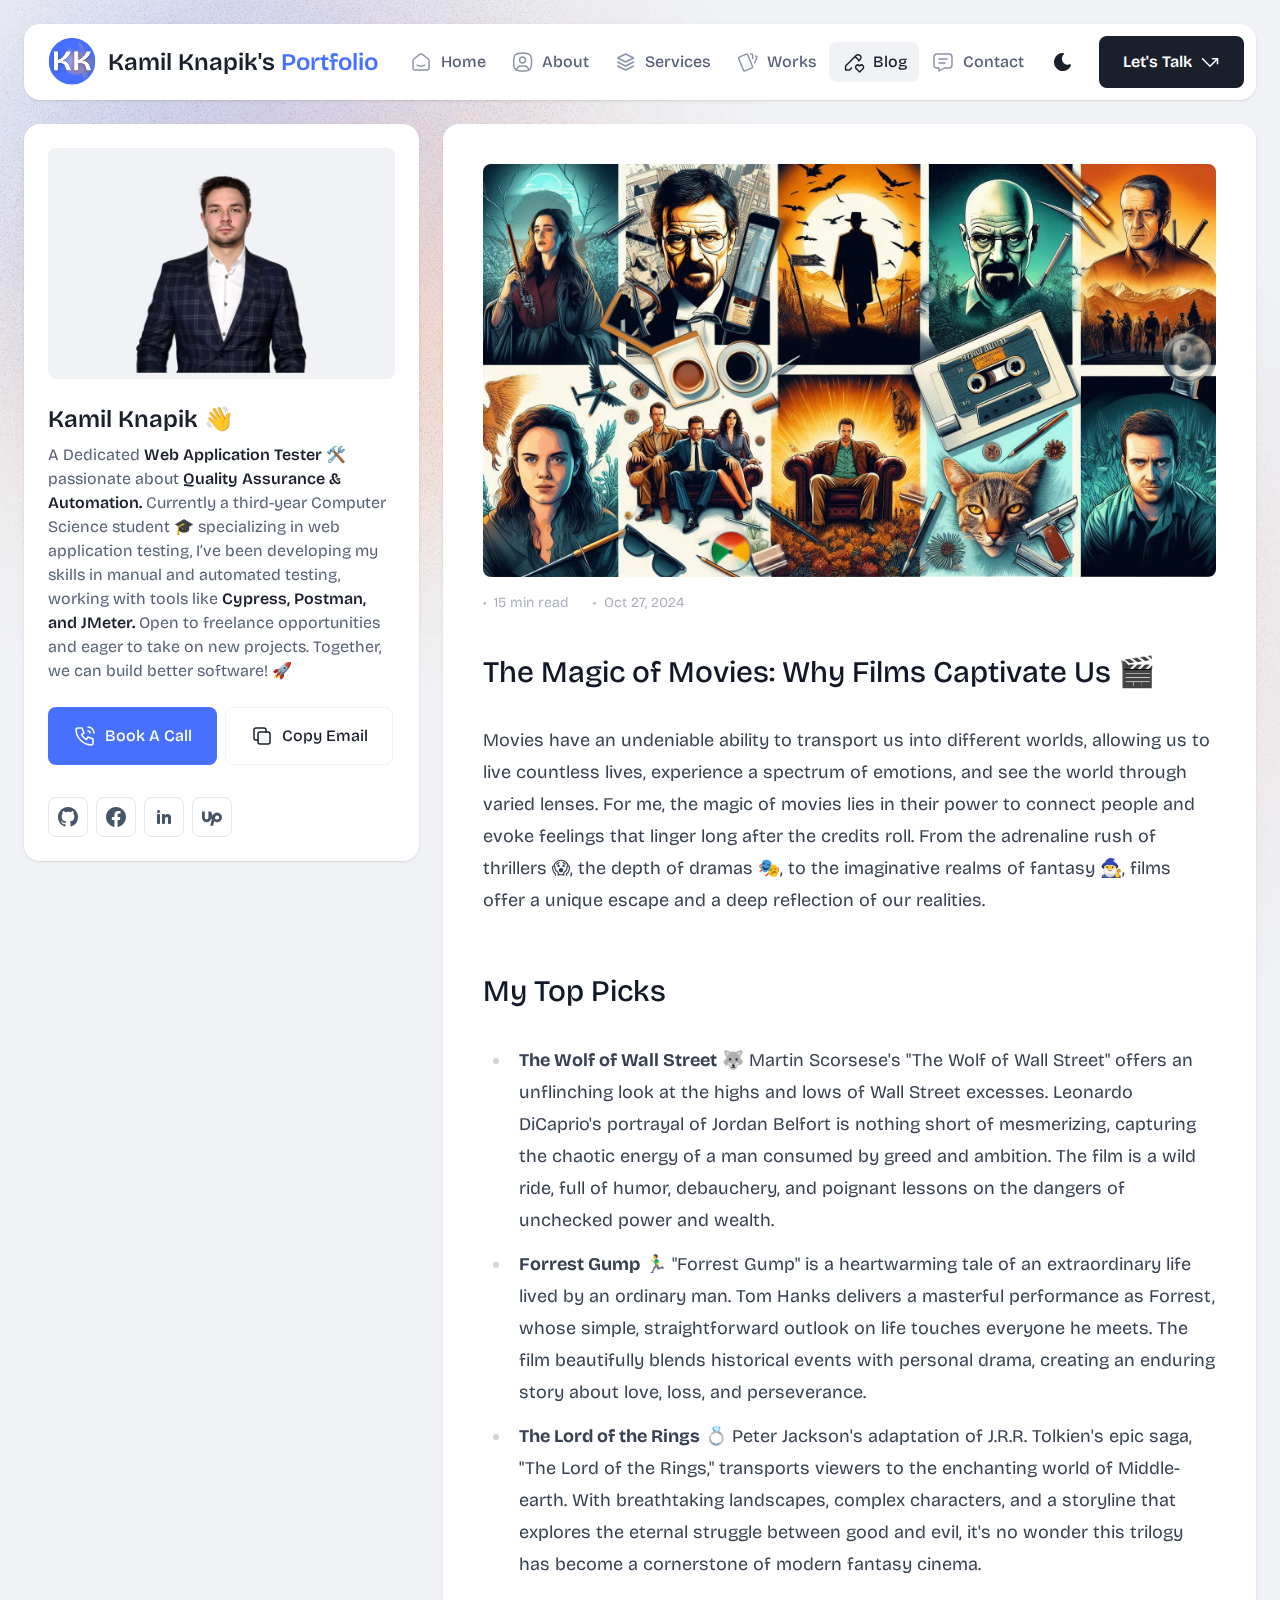
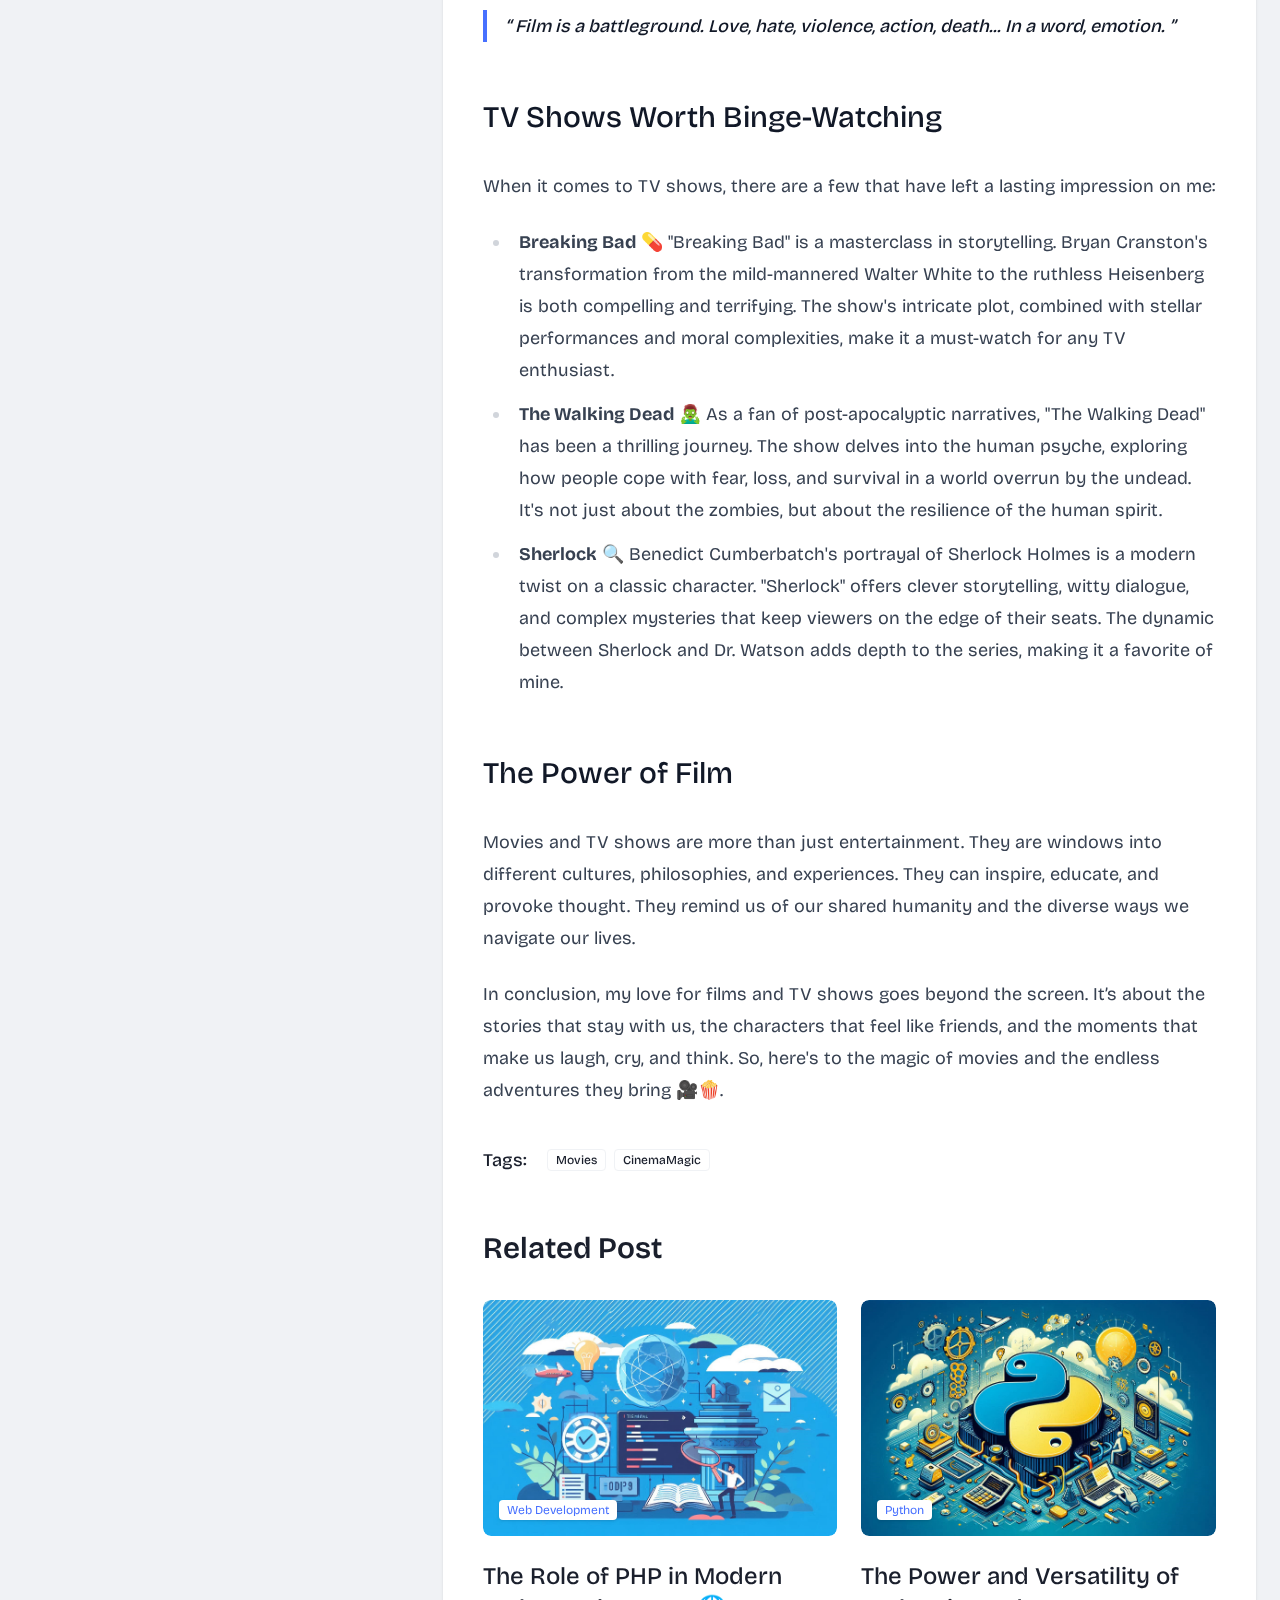
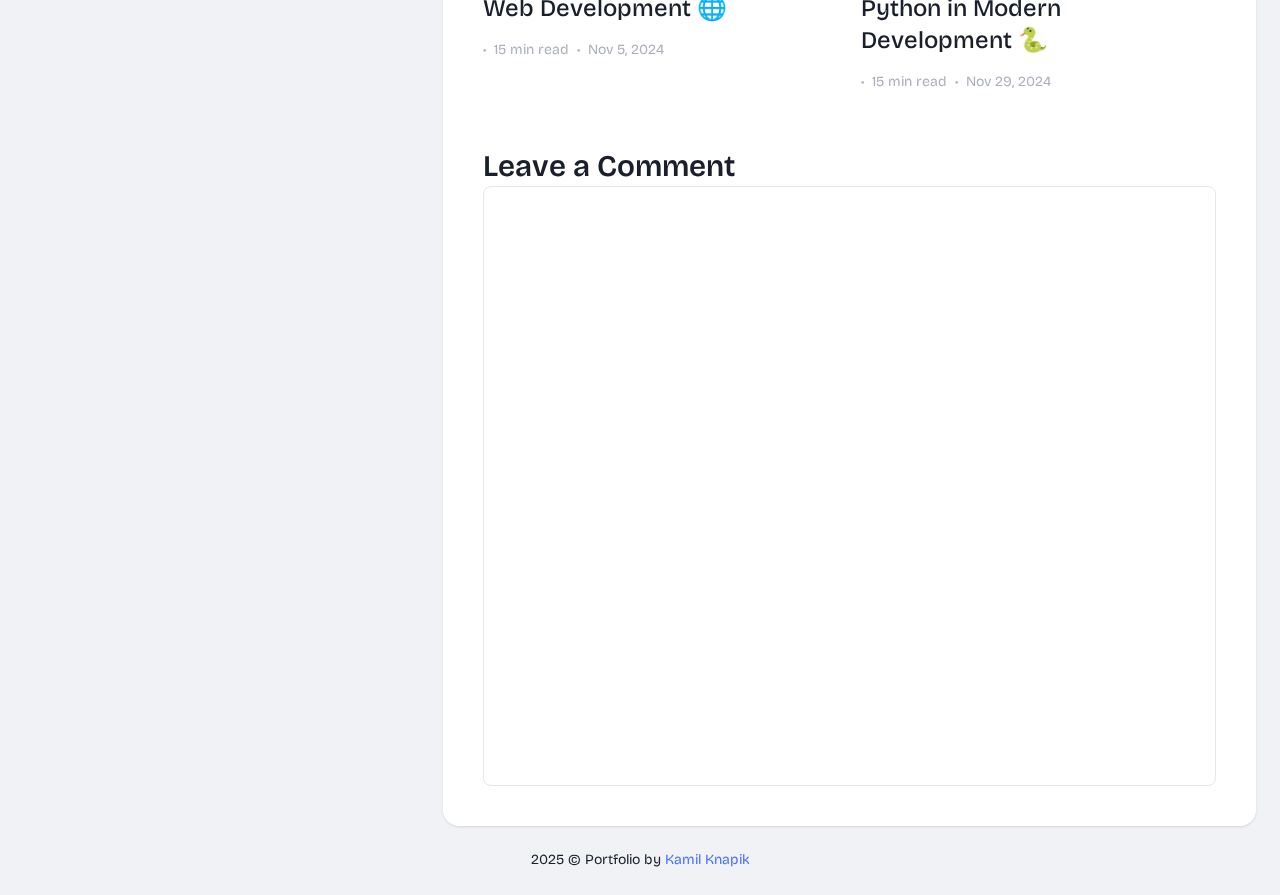
<file: article.html>
<!DOCTYPE html>
<html lang="en" class="h-full">
  <head>
    <!-- Google tag (gtag.js) -->
    <script
      async
      src="https://www.googletagmanager.com/gtag/js?id=G-KHS8PBPZ7C"
    ></script>
    <script>
      window.dataLayer = window.dataLayer || [];
      function gtag() {
        dataLayer.push(arguments);
      }
      gtag("js", new Date());

      gtag("config", "G-KHS8PBPZ7C");
    </script>

    <link rel="canonical" href="https://kamknap.github.io/article.html" />

    <!-- Required meta tags -->
    <meta charset="UTF-8" />
    <meta name="viewport" content="width=device-width, initial-scale=1.0" />
    <meta http-equiv="X-UA-Compatible" content="ie=edge" />

    <!-- Open Graph meta tags -->
    <meta property="og:title" content="Movies Article - Kamil Knapik" />
    <meta
      property="og:description"
      content="Read this detailed blog article by Kamil Knapik, where I delve into movies world."
    />
    <meta
      property="og:image"
      content="https://kamknap.github.io/assets/img/open-graph.png?version=2"
    />
    <meta property="og:image:alt" content="Logo of Kamil Knapik Portfolio" />
    <meta property="og:url" content="https://kamknap.github.io/article.html" />
    <meta property="og:type" content="website" />

    <!-- Twitter Card meta tags -->
    <meta name="twitter:card" content="summary_large_image" />
    <meta name="twitter:title" content="Movies Article - Kamil Knapik" />
    <meta
      name="twitter:description"
      content="Read this detailed blog article by Kamil Knapik, where I delve into movies world."
    />
    <meta
      name="twitter:image"
      content="https://kamknap.github.io/assets/img/open-graph.png?version=2"
    />
    <meta name="twitter:image:alt" content="Logo of Kamil Knapik Portfolio" />

    <!-- Title and Description for non-JavaScript environments -->
    <title>Kamil Knapik's Portfolio - Movies Article</title>
    <meta
      name="description"
      content="Read this detailed blog article by Kamil Knapik, where I delve into movies world."
    />

    <!-- Favicon -->
    <link rel="icon" href="assets/img/logo-nowe.svg" type="image/svg+xml" />
    <link rel="icon" href="assets/img/logo-nowe.png" type="image/png" />

    <!-- Fonts -->
    <link rel="preconnect" href="https://fonts.googleapis.com" />
    <link rel="preconnect" href="https://fonts.gstatic.com" crossorigin />
    <link
      href="https://fonts.googleapis.com/css2?family=Bricolage+Grotesque:opsz,wght@12..96,300;12..96,400;12..96,500;12..96,600;12..96,700&display=swap"
      rel="stylesheet"
    />

    <!-- Styles -->
    <link
      rel="stylesheet"
      type="text/css"
      href="./assets/css/swiper-bundle.min.css"
    />
    <link
      rel="stylesheet"
      type="text/css"
      href="./assets/css/venobox.min.css"
    />
    <link rel="stylesheet" type="text/css" href="./assets/css/style.css" />
  </head>

  <body
    class="relative h-screen overflow-y-auto overflow-x-hidden bg-light text-dark dark:bg-dark-2 dark:text-light"
  >
    <div
      class="mx-auto flex max-w-screen-2xl flex-col justify-between gap-4 p-4 lg:gap-6 lg:p-6"
    >
      <!-- Header -->
      <header class="sticky top-0 z-50">
        <div class="">
          <div
            class="flex items-center justify-between rounded-2xl bg-white p-3 shadow dark:bg-black dark:shadow-dark"
          >
            <!-- Logo -->
            <a
              href="index.html"
              class="inline-flex items-center gap-3 px-3 text-2xl font-semibold text-dark dark:text-white"
            >
              <img
                src="assets/img/logo-nowe.svg"
                alt="Favicon"
                class="h-12 w-12 text-primary lg:h-12 lg:w-12"
              />

              <h1>
                <span>
                  Kamil Knapik's<span class="text-primary"> Portfolio</span>
                </span>
              </h1>
            </a>

            <!-- Navigation menu -->
            <ul
              class="hidden flex-1 flex-wrap items-center justify-center lg:flex"
            >
              <li class="group/menu-item">
                <a
                  href="index.html"
                  class="group inline-flex items-center gap-2 rounded-lg px-3 py-2 text-center text-base font-medium text-muted transition hover:bg-light hover:text-dark group-[.active]/menu-item:bg-light group-[.active]/menu-item:text-dark dark:hover:bg-dark-2 dark:hover:text-white dark:group-[.active]/menu-item:bg-dark-2 dark:group-[.active]/menu-item:text-white"
                >
                  <svg
                    xmlns="http://www.w3.org/2000/svg"
                    viewBox="0 0 20 20"
                    fill="none"
                    stroke="currentColor"
                    stroke-linecap="round"
                    stroke-linejoin="round"
                    stroke-width="1.2"
                    class="h-6 w-6 text-[#8991A7] transition group-hover:text-dark group-[.active]/menu-item:text-dark dark:group-hover:text-white dark:group-[.active]/menu-item:text-white"
                  >
                    <path
                      d="M15.833 7.258 11.39 3.802a2.222 2.222 0 0 0-2.728 0L4.216 7.258a2.22 2.22 0 0 0-.858 1.754v6a1.667 1.667 0 0 0 1.667 1.667h10a1.667 1.667 0 0 0 1.667-1.666v-6c0-.686-.317-1.334-.859-1.755Z"
                    />
                    <path d="M13.333 12.5c-1.841 1.11-4.826 1.11-6.667 0" />
                  </svg>
                  <span>Home</span>
                </a>
              </li>
              <li class="group/menu-item">
                <a
                  href="about.html"
                  class="group inline-flex items-center gap-2 rounded-lg px-3 py-2 text-center text-base font-medium text-muted transition hover:bg-light hover:text-dark group-[.active]/menu-item:bg-light group-[.active]/menu-item:text-dark dark:hover:bg-dark-2 dark:hover:text-white dark:group-[.active]/menu-item:bg-dark-2 dark:group-[.active]/menu-item:text-white"
                >
                  <svg
                    xmlns="http://www.w3.org/2000/svg"
                    viewBox="0 0 20 20"
                    fill="none"
                    stroke="currentColor"
                    stroke-linecap="round"
                    stroke-linejoin="round"
                    stroke-width="1.2"
                    class="h-6 w-6 text-[#8991A7] transition group-hover:text-dark group-[.active]/menu-item:text-dark dark:group-hover:text-white dark:group-[.active]/menu-item:text-white"
                  >
                    <path
                      d="M10.5 10.833a2.5 2.5 0 1 0 0-5 2.5 2.5 0 0 0 0 5Z"
                    />
                    <path
                      d="M10.5 2.5c6 0 7.5 1.5 7.5 7.5s-1.5 7.5-7.5 7.5S3 16 3 10s1.5-7.5 7.5-7.5Z"
                    />
                    <path
                      d="M5.5 16.708v-.041a3.333 3.333 0 0 1 3.333-3.334h3.334a3.333 3.333 0 0 1 3.333 3.334v.041"
                    />
                  </svg>
                  <span>About</span>
                </a>
              </li>
              <li class="group/menu-item">
                <a
                  href="services.html"
                  class="group inline-flex items-center gap-2 rounded-lg px-3 py-2 text-center text-base font-medium text-muted transition hover:bg-light hover:text-dark group-[.active]/menu-item:bg-light group-[.active]/menu-item:text-dark dark:hover:bg-dark-2 dark:hover:text-white dark:group-[.active]/menu-item:bg-dark-2 dark:group-[.active]/menu-item:text-white"
                >
                  <svg
                    xmlns="http://www.w3.org/2000/svg"
                    viewBox="0 0 20 20"
                    fill="none"
                    stroke="currentColor"
                    stroke-linecap="round"
                    stroke-linejoin="round"
                    stroke-width="1.2"
                    class="h-6 w-6 text-[#8991A7] transition group-hover:text-dark group-[.active]/menu-item:text-dark dark:group-hover:text-white dark:group-[.active]/menu-item:text-white"
                  >
                    <path
                      d="M10.5 3.333 3.833 6.667 10.5 10l6.667-3.333L10.5 3.333ZM3.833 10l6.667 3.333L17.167 10M3.833 13.333l6.667 3.334 6.667-3.334"
                    />
                  </svg>
                  <span>Services</span>
                </a>
              </li>
              <li class="group/menu-item">
                <a
                  href="portfolio.html"
                  class="group inline-flex items-center gap-2 rounded-lg px-3 py-2 text-center text-base font-medium text-muted transition hover:bg-light hover:text-dark group-[.active]/menu-item:bg-light group-[.active]/menu-item:text-dark dark:hover:bg-dark-2 dark:hover:text-white dark:group-[.active]/menu-item:bg-dark-2 dark:group-[.active]/menu-item:text-white"
                >
                  <svg
                    xmlns="http://www.w3.org/2000/svg"
                    viewBox="0 0 20 20"
                    fill="none"
                    stroke="currentColor"
                    stroke-linecap="round"
                    stroke-linejoin="round"
                    stroke-width="1.2"
                    class="h-6 w-6 text-[#8991A7] transition group-hover:text-dark group-[.active]/menu-item:text-dark dark:group-hover:text-white dark:group-[.active]/menu-item:text-white"
                  >
                    <path
                      d="m3.503 5.998 5.949-2.591a.8.8 0 0 1 1.058.439l4.103 9.918a.834.834 0 0 1-.428 1.087l-5.948 2.59a.8.8 0 0 1-1.059-.438l-4.103-9.92a.833.833 0 0 1 .428-1.085ZM13 3.333h.833a.833.833 0 0 1 .834.834v2.916M17.167 5c.22.093.433.18.64.263a.833.833 0 0 1 .442 1.092l-1.915 4.478"
                    />
                  </svg>
                  <span>Works</span>
                </a>
              </li>
              <li class="group/menu-item active">
                <a
                  href="blog.html"
                  class="group inline-flex items-center gap-2 rounded-lg px-3 py-2 text-center text-base font-medium text-muted transition hover:bg-light hover:text-dark group-[.active]/menu-item:bg-light group-[.active]/menu-item:text-dark dark:hover:bg-dark-2 dark:hover:text-white dark:group-[.active]/menu-item:bg-dark-2 dark:group-[.active]/menu-item:text-white"
                >
                  <svg
                    xmlns="http://www.w3.org/2000/svg"
                    viewBox="0 0 20 20"
                    fill="none"
                    stroke="currentColor"
                    stroke-linecap="round"
                    stroke-linejoin="round"
                    stroke-width="1.2"
                    class="h-6 w-6 text-[#8991A7] transition group-hover:text-dark group-[.active]/menu-item:text-dark dark:group-hover:text-white dark:group-[.active]/menu-item:text-white"
                  >
                    <path
                      d="m14.667 9.167 1.25-1.25a2.357 2.357 0 1 0-3.333-3.334l-8.75 8.75v3.334h3.333L8.834 15m2.916-9.583 3.333 3.333m.417 9.583 2.792-2.736a1.785 1.785 0 0 0 .004-2.56 1.87 1.87 0 0 0-2.608-.005l-.186.184-.186-.184a1.869 1.869 0 0 0-2.607-.005 1.787 1.787 0 0 0-.005 2.56l2.796 2.746Z"
                    />
                  </svg>
                  <span>Blog</span>
                </a>
              </li>
              <li class="group/menu-item">
                <a
                  href="contact.html"
                  class="group inline-flex items-center gap-2 rounded-lg px-3 py-2 text-center text-base font-medium text-muted transition hover:bg-light hover:text-dark group-[.active]/menu-item:bg-light group-[.active]/menu-item:text-dark dark:hover:bg-dark-2 dark:hover:text-white dark:group-[.active]/menu-item:bg-dark-2 dark:group-[.active]/menu-item:text-white"
                >
                  <svg
                    xmlns="http://www.w3.org/2000/svg"
                    viewBox="0 0 20 20"
                    fill="none"
                    stroke="currentColor"
                    stroke-linecap="round"
                    stroke-linejoin="round"
                    stroke-width="1.2"
                    class="h-6 w-6 text-[#8991A7] transition group-hover:text-dark group-[.active]/menu-item:text-dark dark:group-hover:text-white dark:group-[.active]/menu-item:text-white"
                  >
                    <path
                      d="M6.667 7.5h6.666m-6.666 3.333h5M15 3.333a2.5 2.5 0 0 1 2.5 2.5V12.5A2.5 2.5 0 0 1 15 15h-4.167l-4.166 2.5V15H5a2.5 2.5 0 0 1-2.5-2.5V5.833a2.5 2.5 0 0 1 2.5-2.5h10Z"
                    />
                  </svg>
                  <span>Contact</span>
                </a>
              </li>
            </ul>

            <!-- Header buttons -->
            <div class="hidden items-center gap-4 lg:flex">
              <!-- Theme appearance toggler -->
              <div class="">
                <button
                  type="button"
                  class="hs-dark-mode group flex h-10 w-10 items-center justify-center rounded-lg text-center font-medium text-dark transition hover:bg-light hs-dark-mode-active:hidden dark:text-gray-400 dark:hover:text-gray-500"
                  data-hs-theme-click-value="dark"
                >
                  <svg
                    xmlns="http://www.w3.org/2000/svg"
                    fill="currentColor"
                    viewBox="0 0 24 24"
                    class="h-6 w-6"
                  >
                    <path
                      d="M11.8 3a8.656 8.656 0 0 0-4.523 1.28A8.918 8.918 0 0 0 4.04 7.756a9.167 9.167 0 0 0 .44 9.24 8.863 8.863 0 0 0 3.553 3.137 8.633 8.633 0 0 0 4.624.824 8.69 8.69 0 0 0 4.381-1.723 8.973 8.973 0 0 0 2.892-3.78c.3-.738-.419-1.48-1.142-1.179a5.604 5.604 0 0 1-3.892.15 5.74 5.74 0 0 1-3.083-2.431 5.956 5.956 0 0 1-.848-3.886c.17-1.357.8-2.61 1.78-3.541l.069-.072c.485-.567.099-1.488-.668-1.488h-.234l-.06-.005L11.8 3Z"
                    />
                  </svg>
                </button>
                <button
                  type="button"
                  class="hs-dark-mode group hidden h-10 w-10 items-center justify-center rounded-lg text-center font-medium text-dark transition hover:bg-light hs-dark-mode-active:flex dark:text-[#FD7E41] dark:hover:bg-dark dark:hover:text-[#FD7E41]"
                  data-hs-theme-click-value="light"
                >
                  <svg
                    xmlns="http://www.w3.org/2000/svg"
                    fill="currentColor"
                    viewBox="0 0 20 20"
                    class="h-6 w-6"
                  >
                    <path
                      d="M10 15.833a.833.833 0 0 1 .828.736l.005.098v.833a.833.833 0 0 1-1.66.097l-.006-.097v-.833a.833.833 0 0 1 .833-.834Zm5.26-1.741.08.069.582.583a.833.833 0 0 1-1.1 1.248l-.078-.07-.583-.583a.833.833 0 0 1 1.015-1.306l.085.059Zm-9.42.068a.833.833 0 0 1 .068 1.1l-.069.08-.583.582a.833.833 0 0 1-1.248-1.1l.07-.078.583-.583a.833.833 0 0 1 1.178 0ZM3.333 9.167a.833.833 0 0 1 .098 1.66l-.098.006H2.5a.833.833 0 0 1-.098-1.66l.098-.006h.833Zm14.167 0a.833.833 0 0 1 .098 1.66l-.098.006h-.833a.833.833 0 0 1-.098-1.66l.098-.006h.833ZM5.178 4.008l.078.07.583.583a.833.833 0 0 1-1.1 1.247l-.078-.069-.583-.583A.833.833 0 0 1 5.092 3.95l.086.058Zm10.744.069a.833.833 0 0 1 .07 1.1l-.07.079-.583.583a.833.833 0 0 1-1.247-1.1l.069-.078.583-.584a.833.833 0 0 1 1.178 0ZM10 1.667a.833.833 0 0 1 .828.736l.005.097v.833a.833.833 0 0 1-1.66.098l-.006-.098V2.5A.833.833 0 0 1 10 1.667Zm0 4.166a4.167 4.167 0 1 1-4.163 4.348L5.833 10l.004-.18A4.167 4.167 0 0 1 10 5.832Z"
                    />
                  </svg>
                </button>
              </div>

              <a
                href="contact.html"
                class="inline-flex items-center gap-2 rounded-lg bg-dark px-6 py-4 text-center text-base font-semibold leading-tight text-white transition hover:bg-primary dark:bg-dark-2 dark:text-white dark:hover:bg-primary dark:hover:text-white"
              >
                <span>Let's Talk</span>
                <svg
                  xmlns="http://www.w3.org/2000/svg"
                  fill="none"
                  viewBox="0 0 20 20"
                  stroke="currentColor"
                  stroke-linecap="round"
                  stroke-linejoin="round"
                  stroke-width="1.5"
                  class="h-5 w-5"
                >
                  <path d="M17.5 11.667v-5h-5" />
                  <path d="m17.5 6.667-7.5 7.5-7.5-7.5" />
                </svg>
              </a>
            </div>

            <!-- Navigation toggler -->
            <button
              type="button"
              class="text-dark transition dark:text-white/70 lg:hidden"
              data-hs-overlay="#mobile-menu"
              aria-controls="mobile-menu"
              aria-label="Toggle navigation"
            >
              <span class="sr-only">Toggle Navigation</span>
              <svg
                class="h-9 w-9 flex-shrink-0"
                fill="currentColor"
                viewBox="0 0 16 16"
              >
                <path
                  fill-rule="evenodd"
                  d="M2.5 12a.5.5 0 0 1 .5-.5h10a.5.5 0 0 1 0 1H3a.5.5 0 0 1-.5-.5zm0-4a.5.5 0 0 1 .5-.5h10a.5.5 0 0 1 0 1H3a.5.5 0 0 1-.5-.5zm0-4a.5.5 0 0 1 .5-.5h10a.5.5 0 0 1 0 1H3a.5.5 0 0 1-.5-.5z"
                />
              </svg>
            </button>
          </div>
        </div>
      </header>
      <!-- Header end -->

      <!-- Mobile menu -->
      <div
        id="mobile-menu"
        class="hs-overlay fixed bottom-0 start-0 top-0 z-[60] hidden h-full w-64 -translate-x-full transform overflow-y-auto bg-white transition-all duration-300 hs-overlay-open:translate-x-0 dark:bg-black [&::-webkit-scrollbar-thumb]:rounded-full [&::-webkit-scrollbar-thumb]:bg-gray-300 [&::-webkit-scrollbar-track]:bg-gray-100 [&::-webkit-scrollbar]:w-2"
      >
        <div class="flex h-full flex-col justify-between gap-5 p-5">
          <div class="">
            <!-- Logo -->
            <a
              href="index.html"
              class="inline-flex items-center gap-3 px-3 text-2xl font-semibold text-dark dark:text-white"
            >
              <img
                src="assets/img/logo-nowe.svg"
                alt="Favicon"
                class="h-12 w-12 text-primary lg:h-12 lg:w-12"
              />

              <span>
                Kamil Knapik's<span class="text-primary"> Portfolio</span>
              </span>
            </a>
          </div>

          <ul class="mt-4 flex flex-1 flex-col gap-2">
            <li class="group/menu-item">
              <a
                href="index.html"
                class="group inline-flex w-full items-center gap-2 rounded-lg px-3 py-2 text-center text-base font-medium text-muted transition hover:bg-light hover:text-dark group-[.active]/menu-item:bg-light group-[.active]/menu-item:text-dark dark:hover:bg-dark-2 dark:hover:text-white dark:group-[.active]/menu-item:bg-dark-2 dark:group-[.active]/menu-item:text-white"
              >
                <svg
                  xmlns="http://www.w3.org/2000/svg"
                  viewBox="0 0 20 20"
                  fill="none"
                  stroke="currentColor"
                  stroke-linecap="round"
                  stroke-linejoin="round"
                  stroke-width="1.2"
                  class="h-6 w-6 text-[#8991A7] transition group-hover:text-dark group-[.active]/menu-item:text-dark dark:group-hover:text-white dark:group-[.active]/menu-item:text-white"
                >
                  <path
                    d="M15.833 7.258 11.39 3.802a2.222 2.222 0 0 0-2.728 0L4.216 7.258a2.22 2.22 0 0 0-.858 1.754v6a1.667 1.667 0 0 0 1.667 1.667h10a1.667 1.667 0 0 0 1.667-1.666v-6c0-.686-.317-1.334-.859-1.755Z"
                  />
                  <path d="M13.333 12.5c-1.841 1.11-4.826 1.11-6.667 0" />
                </svg>
                <span>Home</span>
              </a>
            </li>
            <li class="group/menu-item">
              <a
                href="about.html"
                class="group inline-flex w-full items-center gap-2 rounded-lg px-3 py-2 text-center text-base font-medium text-muted transition hover:bg-light hover:text-dark group-[.active]/menu-item:bg-light group-[.active]/menu-item:text-dark dark:hover:bg-dark-2 dark:hover:text-white dark:group-[.active]/menu-item:bg-dark-2 dark:group-[.active]/menu-item:text-white"
              >
                <svg
                  xmlns="http://www.w3.org/2000/svg"
                  viewBox="0 0 20 20"
                  fill="none"
                  stroke="currentColor"
                  stroke-linecap="round"
                  stroke-linejoin="round"
                  stroke-width="1.2"
                  class="h-6 w-6 text-[#8991A7] transition group-hover:text-dark group-[.active]/menu-item:text-dark dark:group-hover:text-white dark:group-[.active]/menu-item:text-white"
                >
                  <path d="M10.5 10.833a2.5 2.5 0 1 0 0-5 2.5 2.5 0 0 0 0 5Z" />
                  <path
                    d="M10.5 2.5c6 0 7.5 1.5 7.5 7.5s-1.5 7.5-7.5 7.5S3 16 3 10s1.5-7.5 7.5-7.5Z"
                  />
                  <path
                    d="M5.5 16.708v-.041a3.333 3.333 0 0 1 3.333-3.334h3.334a3.333 3.333 0 0 1 3.333 3.334v.041"
                  />
                </svg>
                <span>About</span>
              </a>
            </li>
            <li class="group/menu-item">
              <a
                href="services.html"
                class="group inline-flex w-full items-center gap-2 rounded-lg px-3 py-2 text-center text-base font-medium text-muted transition hover:bg-light hover:text-dark group-[.active]/menu-item:bg-light group-[.active]/menu-item:text-dark dark:hover:bg-dark-2 dark:hover:text-white dark:group-[.active]/menu-item:bg-dark-2 dark:group-[.active]/menu-item:text-white"
              >
                <svg
                  xmlns="http://www.w3.org/2000/svg"
                  viewBox="0 0 20 20"
                  fill="none"
                  stroke="currentColor"
                  stroke-linecap="round"
                  stroke-linejoin="round"
                  stroke-width="1.2"
                  class="h-6 w-6 text-[#8991A7] transition group-hover:text-dark group-[.active]/menu-item:text-dark dark:group-hover:text-white dark:group-[.active]/menu-item:text-white"
                >
                  <path
                    d="M10.5 3.333 3.833 6.667 10.5 10l6.667-3.333L10.5 3.333ZM3.833 10l6.667 3.333L17.167 10M3.833 13.333l6.667 3.334 6.667-3.334"
                  />
                </svg>
                <span>Services</span>
              </a>
            </li>
            <li class="group/menu-item">
              <a
                href="portfolio.html"
                class="group inline-flex w-full items-center gap-2 rounded-lg px-3 py-2 text-center text-base font-medium text-muted transition hover:bg-light hover:text-dark group-[.active]/menu-item:bg-light group-[.active]/menu-item:text-dark dark:hover:bg-dark-2 dark:hover:text-white dark:group-[.active]/menu-item:bg-dark-2 dark:group-[.active]/menu-item:text-white"
              >
                <svg
                  xmlns="http://www.w3.org/2000/svg"
                  viewBox="0 0 20 20"
                  fill="none"
                  stroke="currentColor"
                  stroke-linecap="round"
                  stroke-linejoin="round"
                  stroke-width="1.2"
                  class="h-6 w-6 text-[#8991A7] transition group-hover:text-dark group-[.active]/menu-item:text-dark dark:group-hover:text-white dark:group-[.active]/menu-item:text-white"
                >
                  <path
                    d="m3.503 5.998 5.949-2.591a.8.8 0 0 1 1.058.439l4.103 9.918a.834.834 0 0 1-.428 1.087l-5.948 2.59a.8.8 0 0 1-1.059-.438l-4.103-9.92a.833.833 0 0 1 .428-1.085ZM13 3.333h.833a.833.833 0 0 1 .834.834v2.916M17.167 5c.22.093.433.18.64.263a.833.833 0 0 1 .442 1.092l-1.915 4.478"
                  />
                </svg>
                <span>Works</span>
              </a>
            </li>
            <li class="group/menu-item active">
              <a
                href="blog.html"
                class="group inline-flex w-full items-center gap-2 rounded-lg px-3 py-2 text-center text-base font-medium text-muted transition hover:bg-light hover:text-dark group-[.active]/menu-item:bg-light group-[.active]/menu-item:text-dark dark:hover:bg-dark-2 dark:hover:text-white dark:group-[.active]/menu-item:bg-dark-2 dark:group-[.active]/menu-item:text-white"
              >
                <svg
                  xmlns="http://www.w3.org/2000/svg"
                  viewBox="0 0 20 20"
                  fill="none"
                  stroke="currentColor"
                  stroke-linecap="round"
                  stroke-linejoin="round"
                  stroke-width="1.2"
                  class="h-6 w-6 text-[#8991A7] transition group-hover:text-dark group-[.active]/menu-item:text-dark dark:group-hover:text-white dark:group-[.active]/menu-item:text-white"
                >
                  <path
                    d="m14.667 9.167 1.25-1.25a2.357 2.357 0 1 0-3.333-3.334l-8.75 8.75v3.334h3.333L8.834 15m2.916-9.583 3.333 3.333m.417 9.583 2.792-2.736a1.785 1.785 0 0 0 .004-2.56 1.87 1.87 0 0 0-2.608-.005l-.186.184-.186-.184a1.869 1.869 0 0 0-2.607-.005 1.787 1.787 0 0 0-.005 2.56l2.796 2.746Z"
                  />
                </svg>
                <span>Blog</span>
              </a>
            </li>
            <li class="group/menu-item">
              <a
                href="contact.html"
                class="group inline-flex w-full items-center gap-2 rounded-lg px-3 py-2 text-center text-base font-medium text-muted transition hover:bg-light hover:text-dark group-[.active]/menu-item:bg-light group-[.active]/menu-item:text-dark dark:hover:bg-dark-2 dark:hover:text-white dark:group-[.active]/menu-item:bg-dark-2 dark:group-[.active]/menu-item:text-white"
              >
                <svg
                  xmlns="http://www.w3.org/2000/svg"
                  viewBox="0 0 20 20"
                  fill="none"
                  stroke="currentColor"
                  stroke-linecap="round"
                  stroke-linejoin="round"
                  stroke-width="1.2"
                  class="h-6 w-6 text-[#8991A7] transition group-hover:text-dark group-[.active]/menu-item:text-dark dark:group-hover:text-white dark:group-[.active]/menu-item:text-white"
                >
                  <path
                    d="M6.667 7.5h6.666m-6.666 3.333h5M15 3.333a2.5 2.5 0 0 1 2.5 2.5V12.5A2.5 2.5 0 0 1 15 15h-4.167l-4.166 2.5V15H5a2.5 2.5 0 0 1-2.5-2.5V5.833a2.5 2.5 0 0 1 2.5-2.5h10Z"
                  />
                </svg>
                <span>Contact</span>
              </a>
            </li>
          </ul>

          <div class="flex flex-col gap-3">
            <button
              data-hs-theme-click-value="dark"
              class="hs-dark-mode flex w-full items-center justify-start gap-2 rounded-lg px-4 py-2 text-center text-sm text-muted transition hover:bg-light hs-dark-mode-active:hidden dark:hover:bg-dark dark:hover:text-white"
            >
              <svg
                xmlns="http://www.w3.org/2000/svg"
                fill="currentColor"
                viewBox="0 0 24 24"
                class="h-6 w-6"
              >
                <path
                  d="M11.8 3a8.656 8.656 0 0 0-4.523 1.28A8.918 8.918 0 0 0 4.04 7.756a9.167 9.167 0 0 0 .44 9.24 8.863 8.863 0 0 0 3.553 3.137 8.633 8.633 0 0 0 4.624.824 8.69 8.69 0 0 0 4.381-1.723 8.973 8.973 0 0 0 2.892-3.78c.3-.738-.419-1.48-1.142-1.179a5.604 5.604 0 0 1-3.892.15 5.74 5.74 0 0 1-3.083-2.431 5.956 5.956 0 0 1-.848-3.886c.17-1.357.8-2.61 1.78-3.541l.069-.072c.485-.567.099-1.488-.668-1.488h-.234l-.06-.005L11.8 3Z"
                />
              </svg>

              <span>Change appearance</span>
            </button>

            <button
              data-hs-theme-click-value="light"
              class="hs-dark-mode hidden w-full items-center justify-start gap-2 rounded-lg px-4 py-2 text-center text-sm text-muted transition hover:bg-light hs-dark-mode-active:flex dark:hover:bg-dark dark:hover:text-white"
            >
              <svg
                xmlns="http://www.w3.org/2000/svg"
                fill="currentColor"
                viewBox="0 0 24 24"
                class="h-6 w-6"
              >
                <path
                  d="M10 15.833a.833.833 0 0 1 .828.736l.005.098v.833a.833.833 0 0 1-1.66.097l-.006-.097v-.833a.833.833 0 0 1 .833-.834Zm5.26-1.741.08.069.582.583a.833.833 0 0 1-1.1 1.248l-.078-.07-.583-.583a.833.833 0 0 1 1.015-1.306l.085.059Zm-9.42.068a.833.833 0 0 1 .068 1.1l-.069.08-.583.582a.833.833 0 0 1-1.248-1.1l.07-.078.583-.583a.833.833 0 0 1 1.178 0ZM3.333 9.167a.833.833 0 0 1 .098 1.66l-.098.006H2.5a.833.833 0 0 1-.098-1.66l.098-.006h.833Zm14.167 0a.833.833 0 0 1 .098 1.66l-.098.006h-.833a.833.833 0 0 1-.098-1.66l.098-.006h.833ZM5.178 4.008l.078.07.583.583a.833.833 0 0 1-1.1 1.247l-.078-.069-.583-.583A.833.833 0 0 1 5.092 3.95l.086.058Zm10.744.069a.833.833 0 0 1 .07 1.1l-.07.079-.583.583a.833.833 0 0 1-1.247-1.1l.069-.078.583-.584a.833.833 0 0 1 1.178 0ZM10 1.667a.833.833 0 0 1 .828.736l.005.097v.833a.833.833 0 0 1-1.66.098l-.006-.098V2.5A.833.833 0 0 1 10 1.667Zm0 4.166a4.167 4.167 0 1 1-4.163 4.348L5.833 10l.004-.18A4.167 4.167 0 0 1 10 5.832Z"
                />
              </svg>

              <span>Change appearance</span>
            </button>

            <a
              href="contact.html"
              class="inline-flex w-full items-center justify-center gap-2 rounded-lg bg-dark px-6 py-4 text-center text-base font-semibold leading-tight text-white transition hover:bg-primary dark:bg-dark-2 dark:text-white dark:hover:bg-primary dark:hover:text-white"
            >
              <span>Let's Talk</span>
              <svg
                xmlns="http://www.w3.org/2000/svg"
                fill="none"
                viewBox="0 0 20 20"
                stroke="currentColor"
                stroke-linecap="round"
                stroke-linejoin="round"
                stroke-width="1.5"
                class="h-5 w-5"
              >
                <path d="M17.5 11.667v-5h-5" />
                <path d="m17.5 6.667-7.5 7.5-7.5-7.5" />
              </svg>
            </a>
          </div>
        </div>
      </div>

      <main class="grid grid-cols-1 gap-4 lg:grid-cols-3 lg:gap-6">
        <!-- Intro -->
        <div class="">
          <div
            class="rounded-2xl bg-white p-6 shadow dark:bg-black dark:shadow-dark lg:sticky lg:top-24"
          >
            <div
              class="aspect-6/4 overflow-hidden rounded-lg bg-light pt-4 text-center dark:bg-dark-2"
            >
              <img
                src="assets/img/profile.png"
                alt="profile picture"
                class="inline-block h-full w-full scale-110 object-contain object-bottom"
              />
            </div>

            <div class="mt-6">
              <h3 class="text-2xl font-semibold dark:text-light">
                Kamil Knapik 👋
              </h3>
              <p class="mt-2 text-muted dark:text-light/70">
                A Dedicated
                <span class="font-semibold text-dark dark:text-white">
                  Web Application Tester
                </span>
                🛠️ passionate about
                <span class="font-semibold text-dark dark:text-white">
                  Quality Assurance & Automation.
                </span>
                Currently a third-year Computer Science student 🎓 specializing in web application testing, I’ve been developing my skills in manual and automated testing, working with tools like
                <span class="font-semibold text-dark dark:text-white">
                  Cypress, Postman, and JMeter.
                </span>
                Open to freelance opportunities and eager to take on new projects. Together, we can build better software! 🚀
              </p>
              <!-- CTA buttons -->
              <div class="mt-6 flex flex-wrap gap-2">
                <a
                  href="https://calendar.app.google/wmZ7jcmMtbgbqkYM7"
                  target="_blank"
                  class="inline-flex items-center gap-x-2 rounded-lg border border-transparent bg-primary px-6 py-4 font-medium text-white transition hover:bg-blue-600 focus:outline-none focus:ring disabled:pointer-events-none disabled:opacity-50"
                >
                  <svg
                    xmlns="http://www.w3.org/2000/svg"
                    viewBox="0 0 24 24"
                    fill="none"
                    stroke="currentColor"
                    stroke-linecap="round"
                    stroke-linejoin="round"
                    stroke-width="1.5"
                    class="h-6 w-6"
                  >
                    <path
                      d="M5 4h4l2 5-2.5 1.5a11 11 0 0 0 5 5L15 13l5 2v4a2 2 0 0 1-2 2A16 16 0 0 1 3 6a2 2 0 0 1 2-2Zm10 3a2 2 0 0 1 2 2m-2-6a6 6 0 0 1 6 6"
                    />
                  </svg>
                  <span>Book A Call</span>
                </a>
                <button
                  type="button"
                  data-clipboard-text="knapik.kamil@outlook.com"
                  data-clipboard-action="copy"
                  data-clipboard-success-text="Copied to clipboard"
                  class="js-clipboard hs-tooltip inline-flex items-center gap-x-2 rounded-lg border border-light bg-transparent px-6 py-4 font-medium text-dark transition [--trigger:focus] hover:bg-light focus:outline-none focus:ring disabled:pointer-events-none disabled:opacity-50 dark:border-dark dark:text-light/70 dark:hover:bg-dark dark:hover:text-white"
                >
                  <svg
                    xmlns="http://www.w3.org/2000/svg"
                    viewBox="0 0 24 24"
                    fill="none"
                    stroke="currentColor"
                    stroke-linecap="round"
                    stroke-linejoin="round"
                    stroke-width="1.5"
                    class="h-6 w-6"
                  >
                    <path
                      d="M8 10a2 2 0 0 1 2-2h8a2 2 0 0 1 2 2v8a2 2 0 0 1-2 2h-8a2 2 0 0 1-2-2v-8Z"
                    />
                    <path
                      d="M16 8V6a2 2 0 0 0-2-2H6a2 2 0 0 0-2 2v8a2 2 0 0 0 2 2h2"
                    />
                  </svg>
                  <span>Copy Email</span>

                  <span
                    class="hs-tooltip-content invisible z-10 hidden rounded-lg bg-gray-900 px-2 py-1 text-xs font-medium text-white opacity-0 shadow-sm transition-opacity hs-tooltip-shown:visible hs-tooltip-shown:opacity-100 dark:bg-slate-700"
                    role="tooltip"
                  >
                    Copied to clipboard
                  </span>
                </button>
              </div>

              <!-- Social -->
              <div class="mt-8 flex flex-wrap items-center gap-2">
                <a
                  href="https://github.com/kamknap"
                  target="_blank"
                  class="flex h-10 w-10 items-center justify-center rounded-lg border border-slate-200 bg-transparent text-center text-slate-600 transition hover:text-primary focus:outline-none focus:ring disabled:pointer-events-none disabled:opacity-50 dark:border-transparent dark:bg-dark-2 dark:text-slate-500 dark:hover:text-primary"
                >
                  <svg
                    xmlns="http://www.w3.org/2000/svg"
                    viewBox="0 0 24 24"
                    fill="currentColor"
                    class="h-6 w-6"
                  >
                    <path
                      d="M12 2C6.475 2 2 6.475 2 12a9.994 9.994 0 0 0 6.838 9.488c.5.087.687-.213.687-.476 0-.237-.013-1.024-.013-1.862-2.512.463-3.162-.612-3.362-1.175-.113-.288-.6-1.175-1.025-1.413-.35-.187-.85-.65-.013-.662.788-.013 1.35.725 1.538 1.025.9 1.512 2.338 1.087 2.912.825.088-.65.35-1.087.638-1.337-2.225-.25-4.55-1.113-4.55-4.938 0-1.088.387-1.987 1.025-2.688-.1-.25-.45-1.275.1-2.65 0 0 .837-.262 2.75 1.026a9.28 9.28 0 0 1 2.5-.338c.85 0 1.7.112 2.5.337 1.912-1.3 2.75-1.024 2.75-1.024.55 1.375.2 2.4.1 2.65.637.7 1.025 1.587 1.025 2.687 0 3.838-2.337 4.688-4.562 4.938.362.312.675.912.675 1.85 0 1.337-.013 2.412-.013 2.75 0 .262.188.574.688.474A10.016 10.016 0 0 0 22 12c0-5.525-4.475-10-10-10Z"
                    />
                  </svg>
                </a>
                <a
                  href="https://www.facebook.com/kamil.knapik.520/"
                  target="_blank"
                  class="flex h-10 w-10 items-center justify-center rounded-lg border border-slate-200 bg-transparent text-center text-slate-600 transition hover:text-primary focus:outline-none focus:ring disabled:pointer-events-none disabled:opacity-50 dark:border-transparent dark:bg-dark-2 dark:text-slate-500 dark:hover:text-primary"
                >
                  <svg
                    xmlns="http://www.w3.org/2000/svg"
                    viewBox="0 0 24 24"
                    fill="currentColor"
                    class="h-6 w-6"
                  >
                    <path
                      d="M12 2C6.477 2 2 6.477 2 12c0 4.991 3.657 9.128 8.438 9.879V14.89h-2.54V12h2.54V9.797c0-2.506 1.492-3.89 3.777-3.89 1.094 0 2.238.195 2.238.195v2.46h-1.26c-1.243 0-1.63.771-1.63 1.562V12h2.773l-.443 2.89h-2.33v6.989C18.343 21.129 22 16.99 22 12c0-5.523-4.477-10-10-10Z"
                    />
                  </svg>
                </a>
                <a
                  href="https://www.linkedin.com/in/kamil-knapik-89233b269/"
                  target="_blank"
                  class="flex h-10 w-10 items-center justify-center rounded-lg border border-slate-200 bg-transparent text-center text-slate-600 transition hover:text-primary focus:outline-none focus:ring disabled:pointer-events-none disabled:opacity-50 dark:border-transparent dark:bg-dark-2 dark:text-slate-500 dark:hover:text-primary"
                >
                  <svg
                    xmlns="http://www.w3.org/2000/svg"
                    viewBox="0 0 24 24"
                    fill="currentColor"
                    class="h-6 w-6"
                  >
                    <path
                      d="M 6.5 8 C 7.32843 8 8 7.32843 8 6.5 C 8 5.67157 7.32843 5 6.5 5 C 5.67157 5 5 5.67157 5 6.5 C 5 7.32843 5.67157 8 6.5 8 Z"
                    />
                    <path
                      d="M 5 10 C 5 9.44772 5.44772 9 6 9 H 7 C 7.55228 9 8 9.44771 8 10 V 18 C 8 18.5523 7.55228 19 7 19 H 6 C 5.44772 19 5 18.5523 5 18 V 10 Z"
                    />

                    <path
                      d="M 11 19 H 12 C 12.5523 19 13 18.5523 13 18 V 13.5 C 13 12 16 11 16 13 V 18.0004 C 16 18.5527 16.4477 19 17 19 H 18 C 18.5523 19 19 18.5523 19 18 V 12 C 19 10 17.5 9 15.5 9 C 13.5 9 13 10.5 13 10.5 V 10 C 13 9.44771 12.5523 9 12 9 H 11 C 10.4477 9 10 9.44772 10 10 V 18 C 10 18.5523 10.4477 19 11 19 Z"
                    />
                  </svg>
                </a>
                <a
                href="https://www.upwork.com/freelancers/~0116242a33b76ef5cf?mp_source=share"
                target="_blank"
                class="flex h-10 w-10 items-center justify-center rounded-lg border border-slate-200 bg-transparent text-center text-slate-600 transition hover:text-primary focus:outline-none focus:ring disabled:pointer-events-none disabled:opacity-50 dark:border-transparent dark:bg-dark-2 dark:text-slate-500 dark:hover:text-primary"
              >
                <svg
                  xmlns="http://www.w3.org/2000/svg"
                  viewBox="0 0 24 24"
                  fill="currentColor"
                  class="h-6 w-6"
                >
                <g transform="matrix(0.4 0 0 0.4 12 12)" >
                  <path transform=" translate(-25, -23)" d="M 1 9 C 0.448 9 0 9.448 0 10 L 0 24.115234 C 0 30.276234 4.6829844 35.631469 10.833984 35.980469 C 16.730984 36.314469 21.747875 32.176391 22.796875 26.650391 C 23.366875 27.420391 23.94625 28.135969 24.53125 28.792969 L 21.001953 43.771484 C 20.932953 44.069484 21.002406 44.380094 21.191406 44.621094 C 21.382406 44.859094 21.670563 45 21.976562 45 L 27.095703 45 C 27.559703 45 27.959406 44.687328 28.066406 44.236328 C 28.687406 41.615328 29.660969 37.508156 30.542969 33.785156 L 31.453125 34.3125 C 33.618125 35.4335 35.815 36 38 36 C 45.192 36 50.926 29.641 49.875 22.25 C 49.179 17.354 45.414078 13.318344 40.580078 12.277344 C 34.951078 11.064344 29.525359 13.949141 27.193359 18.744141 C 27.193359 18.744141 26.934562 19.318578 26.726562 19.892578 C 25.076563 17.046578 24.107609 14.094078 23.599609 11.955078 C 23.414609 11.175078 23.137469 9.762875 23.105469 9.671875 C 22.966469 9.268875 22.589109 9 22.162109 9 L 17 9 C 16.448 9 16 9.448 16 10 L 16 24.300781 C 16 26.649781 14.287219 28.750516 11.949219 28.978516 C 9.2672187 29.240516 7 27.13 7 24.5 L 7 10 C 7 9.448 6.552 9 6 9 L 1 9 z M 38 19 C 40.757 19 43 21.243 43 24 C 43 26.757 40.757 29 38 29 C 35.775 29 33.713531 27.658281 32.269531 26.488281 C 32.796531 24.263281 33.15025 22.773047 33.15625 22.748047 C 33.72425 20.541047 35.717 19 38 19 z" stroke-linecap="round" />
                </svg>
              </a>
              </div>
            </div>
          </div>
        </div>

        <!-- Article -->
        <div
          class="rounded-2xl bg-white p-6 shadow dark:bg-black dark:shadow-dark lg:col-span-2 lg:p-10"
        >
          <figure class="aspect-video overflow-hidden rounded-lg">
            <img
              src="assets/img/blog-movies.jpeg"
              alt="blog movies picture"
              class="h-full w-full object-cover"
            />
          </figure>

          <ul class="mt-4 flex flex-wrap items-center gap-4 md:gap-6">
            <li
              class="relative text-sm text-muted/50 before:mr-1 before:content-['\2022'] dark:text-muted"
            >
              15 min read
            </li>
            <li
              class="relative text-sm text-muted/50 before:mr-1 before:content-['\2022'] dark:text-muted"
            >
              Oct 27, 2024
            </li>
          </ul>

          <article
            class="prose mt-6 dark:prose-invert xl:prose-lg prose-headings:font-medium prose-blockquote:border-primary lg:mt-10"
          >
            <h2 class="">The Magic of Movies: Why Films Captivate Us 🎬</h2>
            <p>
              Movies have an undeniable ability to transport us into different
              worlds, allowing us to live countless lives, experience a spectrum
              of emotions, and see the world through varied lenses. For me, the
              magic of movies lies in their power to connect people and evoke
              feelings that linger long after the credits roll. From the
              adrenaline rush of thrillers 😱, the depth of dramas 🎭, to the
              imaginative realms of fantasy 🧙‍♂️, films offer a unique escape and
              a deep reflection of our realities.
            </p>

            <h2>My Top Picks</h2>

            <ul>
              <li>
                <b>The Wolf of Wall Street</b> 🐺 Martin Scorsese's "The Wolf of
                Wall Street" offers an unflinching look at the highs and lows of
                Wall Street excesses. Leonardo DiCaprio's portrayal of Jordan
                Belfort is nothing short of mesmerizing, capturing the chaotic
                energy of a man consumed by greed and ambition. The film is a
                wild ride, full of humor, debauchery, and poignant lessons on
                the dangers of unchecked power and wealth.
              </li>
              <li>
                <b>Forrest Gump</b> 🏃‍♂️ "Forrest Gump" is a heartwarming tale of
                an extraordinary life lived by an ordinary man. Tom Hanks
                delivers a masterful performance as Forrest, whose simple,
                straightforward outlook on life touches everyone he meets. The
                film beautifully blends historical events with personal drama,
                creating an enduring story about love, loss, and perseverance.
              </li>
              <li>
                <b>The Lord of the Rings</b> 💍 Peter Jackson's adaptation of
                J.R.R. Tolkien's epic saga, "The Lord of the Rings," transports
                viewers to the enchanting world of Middle-earth. With
                breathtaking landscapes, complex characters, and a storyline
                that explores the eternal struggle between good and evil, it's
                no wonder this trilogy has become a cornerstone of modern
                fantasy cinema.
              </li>
            </ul>

            <blockquote>
              <p>
                Film is a battleground. Love, hate, violence, action, death...
                In a word, emotion.
              </p>
            </blockquote>

            <h2>TV Shows Worth Binge-Watching</h2>

            <p>
              When it comes to TV shows, there are a few that have left a
              lasting impression on me:
            </p>

            <ul>
              <li>
                <b>Breaking Bad</b> 💊 "Breaking Bad" is a masterclass in
                storytelling. Bryan Cranston's transformation from the
                mild-mannered Walter White to the ruthless Heisenberg is both
                compelling and terrifying. The show's intricate plot, combined
                with stellar performances and moral complexities, make it a
                must-watch for any TV enthusiast.
              </li>
              <li>
                <b>The Walking Dead</b> 🧟‍♂️ As a fan of post-apocalyptic
                narratives, "The Walking Dead" has been a thrilling journey. The
                show delves into the human psyche, exploring how people cope
                with fear, loss, and survival in a world overrun by the undead.
                It's not just about the zombies, but about the resilience of the
                human spirit.
              </li>
              <li>
                <b>Sherlock</b> 🔍 Benedict Cumberbatch's portrayal of Sherlock
                Holmes is a modern twist on a classic character. "Sherlock"
                offers clever storytelling, witty dialogue, and complex
                mysteries that keep viewers on the edge of their seats. The
                dynamic between Sherlock and Dr. Watson adds depth to the
                series, making it a favorite of mine.
              </li>
            </ul>

            <h2>The Power of Film</h2>

            <p>
              Movies and TV shows are more than just entertainment. They are
              windows into different cultures, philosophies, and experiences.
              They can inspire, educate, and provoke thought. They remind us of
              our shared humanity and the diverse ways we navigate our lives.
            </p>

            <p>
              In conclusion, my love for films and TV shows goes beyond the
              screen. It’s about the stories that stay with us, the characters
              that feel like friends, and the moments that make us laugh, cry,
              and think. So, here's to the magic of movies and the endless
              adventures they bring 🎥🍿.
            </p>
          </article>

          <div class="mt-10 flex flex-wrap justify-between gap-4">
            <div class="flex flex-wrap items-center gap-5">
              <h6 class="text-lg font-medium text-dark dark:text-light">
                Tags:
              </h6>

              <div class="flex flex-wrap gap-2">
                <a
                  href="#"
                  class="inline-flex items-center justify-center gap-2 rounded border border-light bg-white px-2 py-1 text-center text-xs font-medium leading-none text-dark transition hover:bg-primary hover:text-white dark:border-dark dark:bg-dark-2 dark:text-light/70 dark:hover:bg-primary dark:hover:text-white"
                >
                  Movies
                </a>
                <a
                  href="#"
                  class="inline-flex items-center justify-center gap-2 rounded border border-light bg-white px-2 py-1 text-center text-xs font-medium leading-none text-dark transition hover:bg-primary hover:text-white dark:border-dark dark:bg-dark-2 dark:text-light/70 dark:hover:bg-primary dark:hover:text-white"
                >
                  CinemaMagic
                </a>
              </div>
            </div>
            <div class="flex flex-wrap items-center gap-5"></div>
          </div>

          <div class="mt-10 lg:mt-14">
            <h3
              class="text-2xl font-semibold leading-tight text-dark dark:text-light lg:text-3xl lg:leading-tight"
            >
              Related Post
            </h3>
            <div
              class="mt-6 grid grid-cols-1 gap-x-6 gap-y-10 md:grid-cols-2 lg:mt-8"
            >
              <div class="">
                <div class="relative">
                  <a
                    href="articlePhp.html"
                    class="group block aspect-6/4 overflow-hidden rounded-lg"
                  >
                    <img
                      src="assets/img/blog-php2.jpeg"
                      alt="blog 1 picture"
                      class="h-full w-full rounded-lg object-cover transition duration-700 group-hover:scale-105"
                    />
                  </a>

                  <!-- Tags -->
                  <div class="absolute bottom-4 left-4 flex flex-wrap gap-2">
                    <a
                      class="inline-flex items-center justify-center gap-2 rounded bg-white px-2 py-1 text-center text-xs leading-none text-primary shadow transition hover:bg-primary hover:text-white"
                    >
                      Web Development
                    </a>
                  </div>
                </div>
                <div class="mt-6">
                  <h2 class="text-xl font-medium xl:text-2xl">
                    <a
                      href="articlePhp.html"
                      class="inline-block text-dark transition hover:text-primary dark:text-light/70 dark:hover:text-primary"
                    >
                      The Role of PHP in Modern Web Development 🌐
                    </a>
                  </h2>

                  <ul class="mt-4 flex flex-wrap items-center gap-2">
                    <li
                      class="relative text-sm text-muted/50 before:mr-1 before:content-['\2022'] dark:text-muted"
                    >
                      15 min read
                    </li>
                    <li
                      class="relative text-sm text-muted/50 before:mr-1 before:content-['\2022'] dark:text-muted"
                    >
                      Nov 5, 2024
                    </li>
                  </ul>
                </div>
              </div>

              <div class="">
                <div class="relative">
                  <a
                    href="articlePython.html"
                    class="group block aspect-6/4 overflow-hidden rounded-lg"
                  >
                    <img
                      src="assets/img/blog-pyhton-2.jpeg"
                      alt="blog 1 picture"
                      class="h-full w-full rounded-lg object-cover transition duration-700 group-hover:scale-105"
                    />
                  </a>

                  <!-- Tags -->
                  <div class="absolute bottom-4 left-4 flex flex-wrap gap-2">
                    <a
                      class="inline-flex items-center justify-center gap-2 rounded bg-white px-2 py-1 text-center text-xs leading-none text-primary shadow transition hover:bg-primary hover:text-white"
                    >
                      Python
                    </a>
                  </div>
                </div>
                <div class="mt-6">
                  <h2 class="text-xl font-medium xl:text-2xl">
                    <a
                      href="articlePython.html"
                      class="inline-block text-dark transition hover:text-primary dark:text-light/70 dark:hover:text-primary"
                    >
                      The Power and Versatility of Python in Modern Development
                      🐍
                    </a>
                  </h2>

                  <ul class="mt-4 flex flex-wrap items-center gap-2">
                    <li
                      class="relative text-sm text-muted/50 before:mr-1 before:content-['\2022'] dark:text-muted"
                    >
                      15 min read
                    </li>
                    <li
                      class="relative text-sm text-muted/50 before:mr-1 before:content-['\2022'] dark:text-muted"
                    >
                      Nov 29, 2024
                    </li>
                  </ul>
                </div>
              </div>
            </div>
          </div>

          <div class="mt-10 lg:mt-14">
            <h3
              class="text-2xl font-semibold leading-tight text-dark dark:text-light lg:text-3xl lg:leading-tight"
            >
              Leave a Comment
            </h3>
            <iframe
              src="https://docs.google.com/forms/d/e/1FAIpQLSeeWBCbTrQGnP5fsQuG40Y6TEBA_YYXLSiWNuCz3TEaqTEoAw/viewform?embedded=true"
              width="100%"
              height="600"
              frameborder="0"
              marginheight="0"
              marginwidth="0"
              class="rounded-lg border border-gray-200 dark:border-dark"
              >Loading…</iframe
            >
          </div>
        </div>
      </main>

      <!-- Footer -->
      <footer class="text-center">
        <p class="text-sm dark:text-light/70">
          2025 © Portfolio by
          <a
            href="#"
            class="inline-block border-b border-b-transparent text-primary transition hover:border-b-primary hover:text-blue-600"
          >
            Kamil Knapik
          </a>
        </p>
      </footer>
    </div>

    <div class="shapes">
      <div
        class="fixed -left-1/2 -top-1/2 -z-10 animate-spin-very-slow xl:-left-[20%] xl:-top-1/3"
      >
        <img
          src="assets/img/gradient-1.png"
          alt="gradient 1 picture"
          class=""
        />
      </div>

      <div
        class="fixed -right-[50%] top-[10%] -z-10 animate-spin-very-slow xl:-right-[15%] xl:top-[10%]"
      >
        <img
          src="assets/img/gradient-2.png"
          alt="gradient 2 picture"
          class=""
        />
      </div>

      <div class="move-with-cursor fixed left-[10%] top-[20%] -z-10">
        <img
          src="assets/img/object-3d-1.png"
          alt="object 3d 1 picture"
          class=""
        />
      </div>

      <div class="move-with-cursor fixed bottom-[20%] right-[10%] -z-10">
        <img
          src="assets/img/object-3d-2.png"
          alt="object 3d 2 picture"
          class=""
        />
      </div>
    </div>

    <script src="./assets/js/preline.js"></script>
    <script src="./assets/js/swiper-bundle.min.js"></script>
    <script src="./assets/js/venobox.min.js"></script>
    <script src="./assets/js/clipboard.min.js"></script>
    <script src="./assets/js/main.js"></script>
  </body>
</html>
</file>
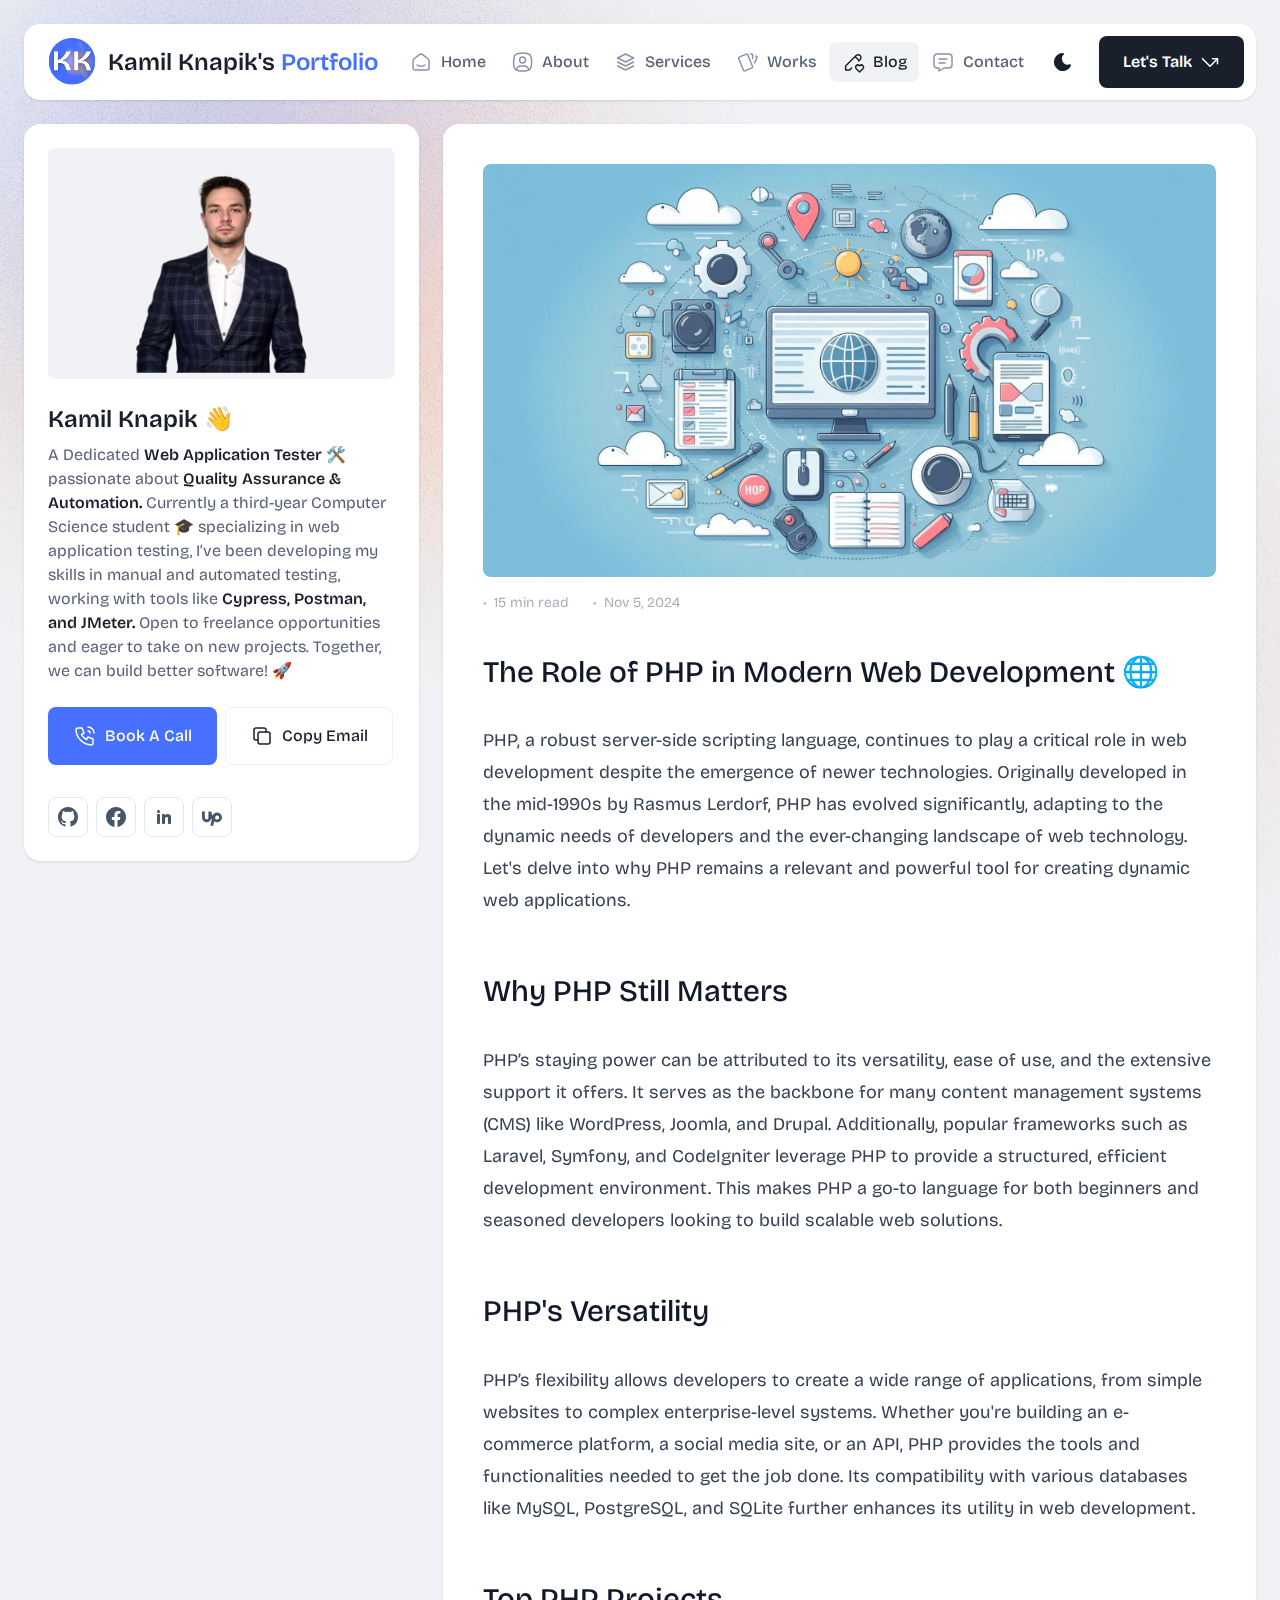
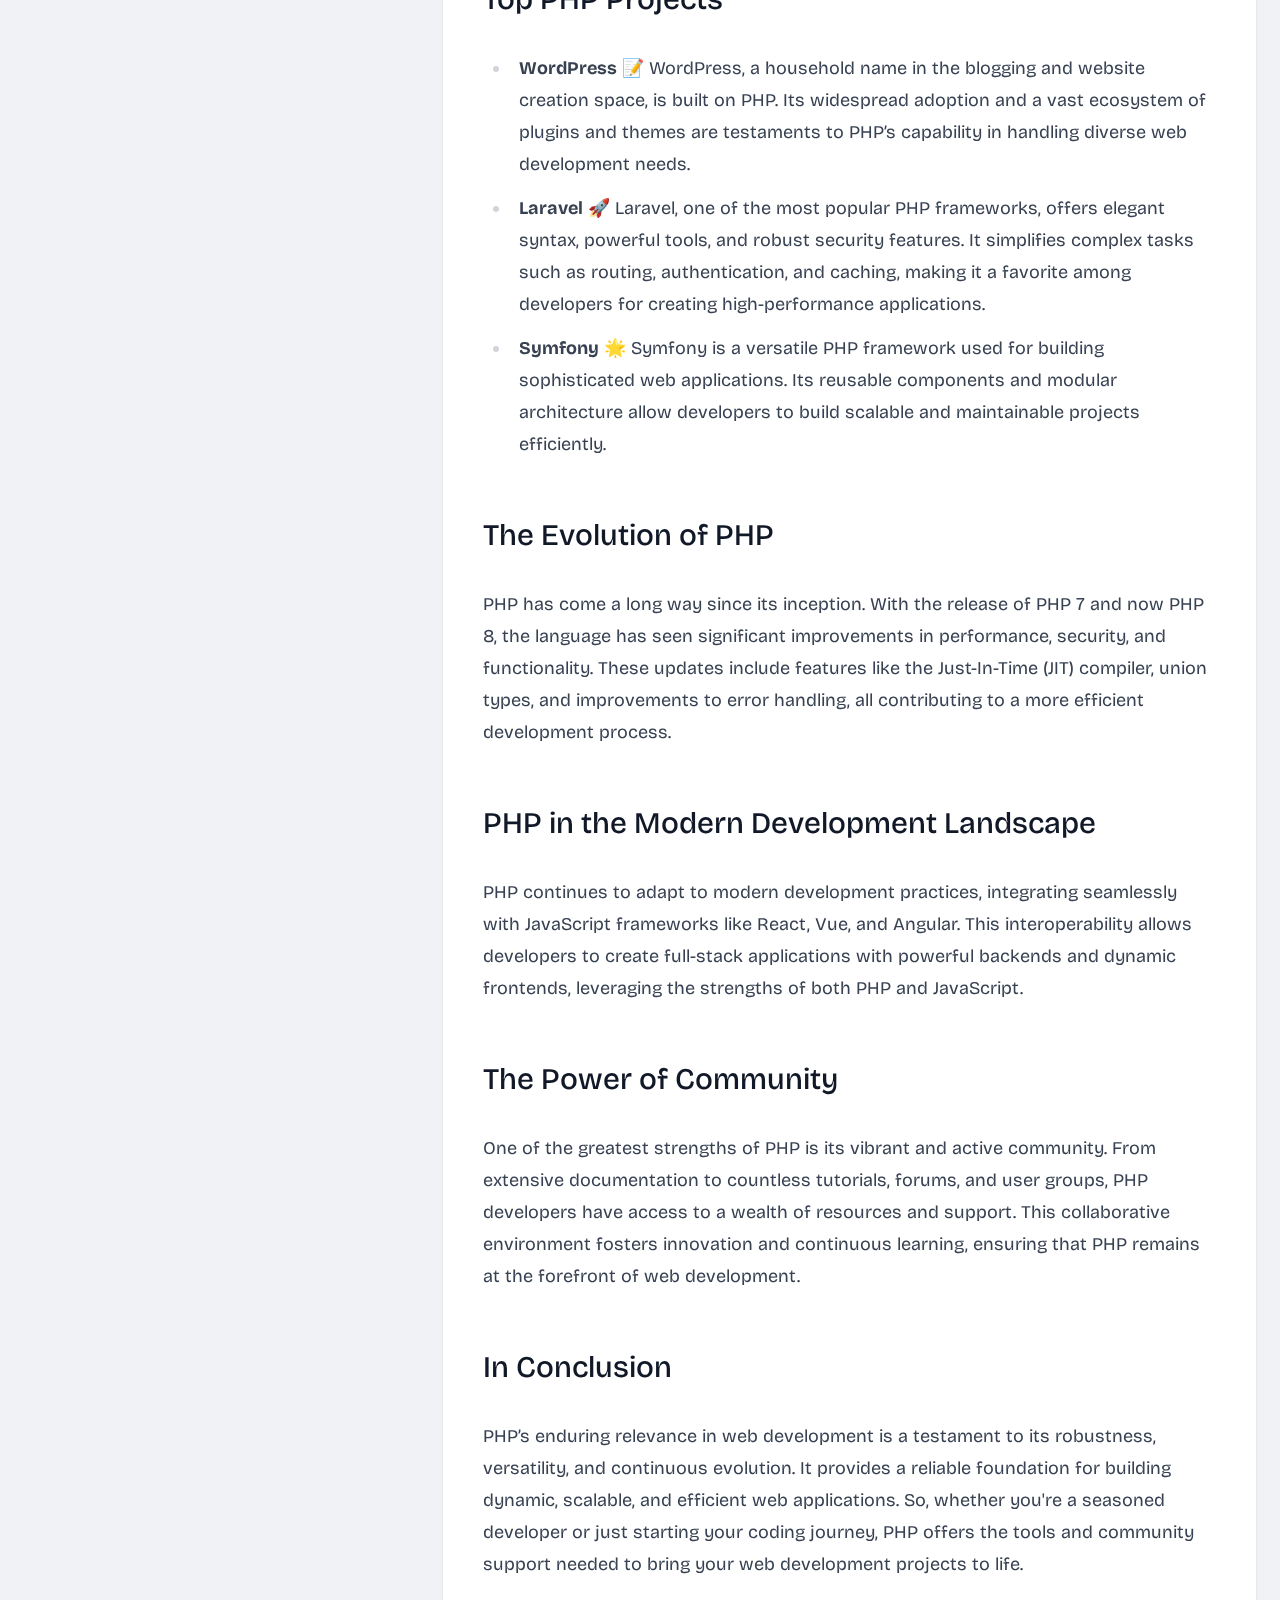
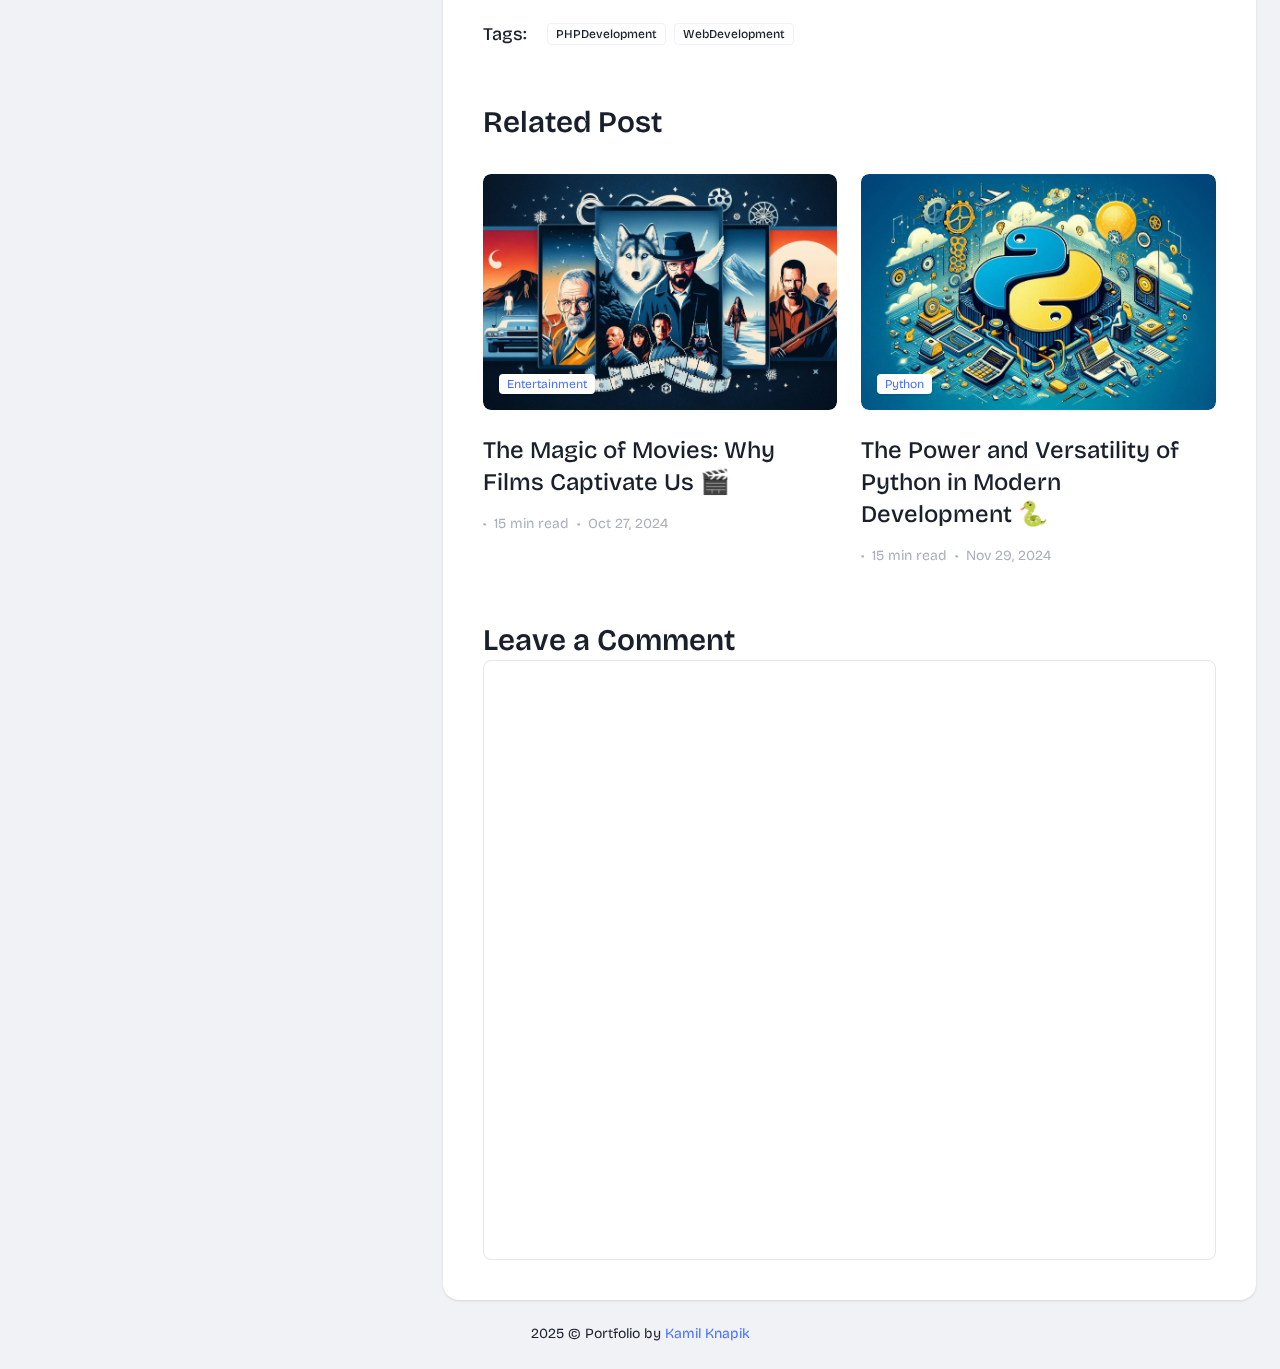
<file: articlePhp.html>
<!DOCTYPE html>
<html lang="en" class="h-full">
  <head>
    <!-- Google tag (gtag.js) -->
    <script
      async
      src="https://www.googletagmanager.com/gtag/js?id=G-KHS8PBPZ7C"
    ></script>
    <script>
      window.dataLayer = window.dataLayer || [];
      function gtag() {
        dataLayer.push(arguments);
      }
      gtag("js", new Date());

      gtag("config", "G-KHS8PBPZ7C");
    </script>

    <link rel="canonical" href="https://kamknap.github.io/articlePhp.html" />

    <!-- Required meta tags -->
    <meta charset="UTF-8" />
    <meta name="viewport" content="width=device-width, initial-scale=1.0" />
    <meta http-equiv="X-UA-Compatible" content="ie=edge" />

    <!-- Open Graph meta tags -->
    <meta property="og:title" content="Php article - Kamil Knapik" />
    <meta
      property="og:description"
      content="Read this detailed blog article by Kamil Knapik, where I delve into Php world."
    />
    <meta
      property="og:image"
      content="https://kamknap.github.io/assets/img/open-graph.png?version=2"
    />
    <meta property="og:image:alt" content="Logo of Kamil Knapik Portfolio" />
    <meta property="og:url" content="https://kamknap.github.io/article.html" />
    <meta property="og:type" content="website" />

    <!-- Twitter Card meta tags -->
    <meta name="twitter:card" content="summary_large_image" />
    <meta name="twitter:title" content="Php article - Kamil Knapik" />
    <meta
      name="twitter:description"
      content="Read this detailed blog article by Kamil Knapik, where I delve into Php world."
    />
    <meta
      name="twitter:image"
      content="https://kamknap.github.io/assets/img/open-graph.png?version=2"
    />
    <meta name="twitter:image:alt" content="Logo of Kamil Knapik Portfolio" />

    <!-- Title and Description for non-JavaScript environments -->
    <title>Kamil Knapik's Portfolio - Role of Php Article</title>
    <meta
      name="description"
      content="Read this detailed blog article by Kamil Knapik, where I delve into Php world."
    />

    <!-- Favicon -->
    <link rel="icon" href="assets/img/logo-nowe.svg" type="image/svg+xml" />
    <link rel="icon" href="assets/img/logo-nowe.png" type="image/png" />

    <!-- Fonts -->
    <link rel="preconnect" href="https://fonts.googleapis.com" />
    <link rel="preconnect" href="https://fonts.gstatic.com" crossorigin />
    <link
      href="https://fonts.googleapis.com/css2?family=Bricolage+Grotesque:opsz,wght@12..96,300;12..96,400;12..96,500;12..96,600;12..96,700&display=swap"
      rel="stylesheet"
    />

    <!-- Styles -->
    <link
      rel="stylesheet"
      type="text/css"
      href="./assets/css/swiper-bundle.min.css"
    />
    <link
      rel="stylesheet"
      type="text/css"
      href="./assets/css/venobox.min.css"
    />
    <link rel="stylesheet" type="text/css" href="./assets/css/style.css" />
  </head>

  <body
    class="relative h-screen overflow-y-auto overflow-x-hidden bg-light text-dark dark:bg-dark-2 dark:text-light"
  >
    <div
      class="mx-auto flex max-w-screen-2xl flex-col justify-between gap-4 p-4 lg:gap-6 lg:p-6"
    >
      <!-- Header -->
      <header class="sticky top-0 z-50">
        <div class="">
          <div
            class="flex items-center justify-between rounded-2xl bg-white p-3 shadow dark:bg-black dark:shadow-dark"
          >
            <!-- Logo -->
            <a
              href="index.html"
              class="inline-flex items-center gap-3 px-3 text-2xl font-semibold text-dark dark:text-white"
            >
              <img
                src="assets/img/logo-nowe.svg"
                alt="Favicon"
                class="h-12 w-12 text-primary lg:h-12 lg:w-12"
              />

              <h1>
                <span>
                  Kamil Knapik's<span class="text-primary"> Portfolio</span>
                </span>
              </h1>
            </a>

            <!-- Navigation menu -->
            <ul
              class="hidden flex-1 flex-wrap items-center justify-center lg:flex"
            >
              <li class="group/menu-item">
                <a
                  href="index.html"
                  class="group inline-flex items-center gap-2 rounded-lg px-3 py-2 text-center text-base font-medium text-muted transition hover:bg-light hover:text-dark group-[.active]/menu-item:bg-light group-[.active]/menu-item:text-dark dark:hover:bg-dark-2 dark:hover:text-white dark:group-[.active]/menu-item:bg-dark-2 dark:group-[.active]/menu-item:text-white"
                >
                  <svg
                    xmlns="http://www.w3.org/2000/svg"
                    viewBox="0 0 20 20"
                    fill="none"
                    stroke="currentColor"
                    stroke-linecap="round"
                    stroke-linejoin="round"
                    stroke-width="1.2"
                    class="h-6 w-6 text-[#8991A7] transition group-hover:text-dark group-[.active]/menu-item:text-dark dark:group-hover:text-white dark:group-[.active]/menu-item:text-white"
                  >
                    <path
                      d="M15.833 7.258 11.39 3.802a2.222 2.222 0 0 0-2.728 0L4.216 7.258a2.22 2.22 0 0 0-.858 1.754v6a1.667 1.667 0 0 0 1.667 1.667h10a1.667 1.667 0 0 0 1.667-1.666v-6c0-.686-.317-1.334-.859-1.755Z"
                    />
                    <path d="M13.333 12.5c-1.841 1.11-4.826 1.11-6.667 0" />
                  </svg>
                  <span>Home</span>
                </a>
              </li>
              <li class="group/menu-item">
                <a
                  href="about.html"
                  class="group inline-flex items-center gap-2 rounded-lg px-3 py-2 text-center text-base font-medium text-muted transition hover:bg-light hover:text-dark group-[.active]/menu-item:bg-light group-[.active]/menu-item:text-dark dark:hover:bg-dark-2 dark:hover:text-white dark:group-[.active]/menu-item:bg-dark-2 dark:group-[.active]/menu-item:text-white"
                >
                  <svg
                    xmlns="http://www.w3.org/2000/svg"
                    viewBox="0 0 20 20"
                    fill="none"
                    stroke="currentColor"
                    stroke-linecap="round"
                    stroke-linejoin="round"
                    stroke-width="1.2"
                    class="h-6 w-6 text-[#8991A7] transition group-hover:text-dark group-[.active]/menu-item:text-dark dark:group-hover:text-white dark:group-[.active]/menu-item:text-white"
                  >
                    <path
                      d="M10.5 10.833a2.5 2.5 0 1 0 0-5 2.5 2.5 0 0 0 0 5Z"
                    />
                    <path
                      d="M10.5 2.5c6 0 7.5 1.5 7.5 7.5s-1.5 7.5-7.5 7.5S3 16 3 10s1.5-7.5 7.5-7.5Z"
                    />
                    <path
                      d="M5.5 16.708v-.041a3.333 3.333 0 0 1 3.333-3.334h3.334a3.333 3.333 0 0 1 3.333 3.334v.041"
                    />
                  </svg>
                  <span>About</span>
                </a>
              </li>
              <li class="group/menu-item">
                <a
                  href="services.html"
                  class="group inline-flex items-center gap-2 rounded-lg px-3 py-2 text-center text-base font-medium text-muted transition hover:bg-light hover:text-dark group-[.active]/menu-item:bg-light group-[.active]/menu-item:text-dark dark:hover:bg-dark-2 dark:hover:text-white dark:group-[.active]/menu-item:bg-dark-2 dark:group-[.active]/menu-item:text-white"
                >
                  <svg
                    xmlns="http://www.w3.org/2000/svg"
                    viewBox="0 0 20 20"
                    fill="none"
                    stroke="currentColor"
                    stroke-linecap="round"
                    stroke-linejoin="round"
                    stroke-width="1.2"
                    class="h-6 w-6 text-[#8991A7] transition group-hover:text-dark group-[.active]/menu-item:text-dark dark:group-hover:text-white dark:group-[.active]/menu-item:text-white"
                  >
                    <path
                      d="M10.5 3.333 3.833 6.667 10.5 10l6.667-3.333L10.5 3.333ZM3.833 10l6.667 3.333L17.167 10M3.833 13.333l6.667 3.334 6.667-3.334"
                    />
                  </svg>
                  <span>Services</span>
                </a>
              </li>
              <li class="group/menu-item">
                <a
                  href="portfolio.html"
                  class="group inline-flex items-center gap-2 rounded-lg px-3 py-2 text-center text-base font-medium text-muted transition hover:bg-light hover:text-dark group-[.active]/menu-item:bg-light group-[.active]/menu-item:text-dark dark:hover:bg-dark-2 dark:hover:text-white dark:group-[.active]/menu-item:bg-dark-2 dark:group-[.active]/menu-item:text-white"
                >
                  <svg
                    xmlns="http://www.w3.org/2000/svg"
                    viewBox="0 0 20 20"
                    fill="none"
                    stroke="currentColor"
                    stroke-linecap="round"
                    stroke-linejoin="round"
                    stroke-width="1.2"
                    class="h-6 w-6 text-[#8991A7] transition group-hover:text-dark group-[.active]/menu-item:text-dark dark:group-hover:text-white dark:group-[.active]/menu-item:text-white"
                  >
                    <path
                      d="m3.503 5.998 5.949-2.591a.8.8 0 0 1 1.058.439l4.103 9.918a.834.834 0 0 1-.428 1.087l-5.948 2.59a.8.8 0 0 1-1.059-.438l-4.103-9.92a.833.833 0 0 1 .428-1.085ZM13 3.333h.833a.833.833 0 0 1 .834.834v2.916M17.167 5c.22.093.433.18.64.263a.833.833 0 0 1 .442 1.092l-1.915 4.478"
                    />
                  </svg>
                  <span>Works</span>
                </a>
              </li>
              <li class="group/menu-item active">
                <a
                  href="blog.html"
                  class="group inline-flex items-center gap-2 rounded-lg px-3 py-2 text-center text-base font-medium text-muted transition hover:bg-light hover:text-dark group-[.active]/menu-item:bg-light group-[.active]/menu-item:text-dark dark:hover:bg-dark-2 dark:hover:text-white dark:group-[.active]/menu-item:bg-dark-2 dark:group-[.active]/menu-item:text-white"
                >
                  <svg
                    xmlns="http://www.w3.org/2000/svg"
                    viewBox="0 0 20 20"
                    fill="none"
                    stroke="currentColor"
                    stroke-linecap="round"
                    stroke-linejoin="round"
                    stroke-width="1.2"
                    class="h-6 w-6 text-[#8991A7] transition group-hover:text-dark group-[.active]/menu-item:text-dark dark:group-hover:text-white dark:group-[.active]/menu-item:text-white"
                  >
                    <path
                      d="m14.667 9.167 1.25-1.25a2.357 2.357 0 1 0-3.333-3.334l-8.75 8.75v3.334h3.333L8.834 15m2.916-9.583 3.333 3.333m.417 9.583 2.792-2.736a1.785 1.785 0 0 0 .004-2.56 1.87 1.87 0 0 0-2.608-.005l-.186.184-.186-.184a1.869 1.869 0 0 0-2.607-.005 1.787 1.787 0 0 0-.005 2.56l2.796 2.746Z"
                    />
                  </svg>
                  <span>Blog</span>
                </a>
              </li>
              <li class="group/menu-item">
                <a
                  href="contact.html"
                  class="group inline-flex items-center gap-2 rounded-lg px-3 py-2 text-center text-base font-medium text-muted transition hover:bg-light hover:text-dark group-[.active]/menu-item:bg-light group-[.active]/menu-item:text-dark dark:hover:bg-dark-2 dark:hover:text-white dark:group-[.active]/menu-item:bg-dark-2 dark:group-[.active]/menu-item:text-white"
                >
                  <svg
                    xmlns="http://www.w3.org/2000/svg"
                    viewBox="0 0 20 20"
                    fill="none"
                    stroke="currentColor"
                    stroke-linecap="round"
                    stroke-linejoin="round"
                    stroke-width="1.2"
                    class="h-6 w-6 text-[#8991A7] transition group-hover:text-dark group-[.active]/menu-item:text-dark dark:group-hover:text-white dark:group-[.active]/menu-item:text-white"
                  >
                    <path
                      d="M6.667 7.5h6.666m-6.666 3.333h5M15 3.333a2.5 2.5 0 0 1 2.5 2.5V12.5A2.5 2.5 0 0 1 15 15h-4.167l-4.166 2.5V15H5a2.5 2.5 0 0 1-2.5-2.5V5.833a2.5 2.5 0 0 1 2.5-2.5h10Z"
                    />
                  </svg>
                  <span>Contact</span>
                </a>
              </li>
            </ul>

            <!-- Header buttons -->
            <div class="hidden items-center gap-4 lg:flex">
              <!-- Theme appearance toggler -->
              <div class="">
                <button
                  type="button"
                  class="hs-dark-mode group flex h-10 w-10 items-center justify-center rounded-lg text-center font-medium text-dark transition hover:bg-light hs-dark-mode-active:hidden dark:text-gray-400 dark:hover:text-gray-500"
                  data-hs-theme-click-value="dark"
                >
                  <svg
                    xmlns="http://www.w3.org/2000/svg"
                    fill="currentColor"
                    viewBox="0 0 24 24"
                    class="h-6 w-6"
                  >
                    <path
                      d="M11.8 3a8.656 8.656 0 0 0-4.523 1.28A8.918 8.918 0 0 0 4.04 7.756a9.167 9.167 0 0 0 .44 9.24 8.863 8.863 0 0 0 3.553 3.137 8.633 8.633 0 0 0 4.624.824 8.69 8.69 0 0 0 4.381-1.723 8.973 8.973 0 0 0 2.892-3.78c.3-.738-.419-1.48-1.142-1.179a5.604 5.604 0 0 1-3.892.15 5.74 5.74 0 0 1-3.083-2.431 5.956 5.956 0 0 1-.848-3.886c.17-1.357.8-2.61 1.78-3.541l.069-.072c.485-.567.099-1.488-.668-1.488h-.234l-.06-.005L11.8 3Z"
                    />
                  </svg>
                </button>
                <button
                  type="button"
                  class="hs-dark-mode group hidden h-10 w-10 items-center justify-center rounded-lg text-center font-medium text-dark transition hover:bg-light hs-dark-mode-active:flex dark:text-[#FD7E41] dark:hover:bg-dark dark:hover:text-[#FD7E41]"
                  data-hs-theme-click-value="light"
                >
                  <svg
                    xmlns="http://www.w3.org/2000/svg"
                    fill="currentColor"
                    viewBox="0 0 20 20"
                    class="h-6 w-6"
                  >
                    <path
                      d="M10 15.833a.833.833 0 0 1 .828.736l.005.098v.833a.833.833 0 0 1-1.66.097l-.006-.097v-.833a.833.833 0 0 1 .833-.834Zm5.26-1.741.08.069.582.583a.833.833 0 0 1-1.1 1.248l-.078-.07-.583-.583a.833.833 0 0 1 1.015-1.306l.085.059Zm-9.42.068a.833.833 0 0 1 .068 1.1l-.069.08-.583.582a.833.833 0 0 1-1.248-1.1l.07-.078.583-.583a.833.833 0 0 1 1.178 0ZM3.333 9.167a.833.833 0 0 1 .098 1.66l-.098.006H2.5a.833.833 0 0 1-.098-1.66l.098-.006h.833Zm14.167 0a.833.833 0 0 1 .098 1.66l-.098.006h-.833a.833.833 0 0 1-.098-1.66l.098-.006h.833ZM5.178 4.008l.078.07.583.583a.833.833 0 0 1-1.1 1.247l-.078-.069-.583-.583A.833.833 0 0 1 5.092 3.95l.086.058Zm10.744.069a.833.833 0 0 1 .07 1.1l-.07.079-.583.583a.833.833 0 0 1-1.247-1.1l.069-.078.583-.584a.833.833 0 0 1 1.178 0ZM10 1.667a.833.833 0 0 1 .828.736l.005.097v.833a.833.833 0 0 1-1.66.098l-.006-.098V2.5A.833.833 0 0 1 10 1.667Zm0 4.166a4.167 4.167 0 1 1-4.163 4.348L5.833 10l.004-.18A4.167 4.167 0 0 1 10 5.832Z"
                    />
                  </svg>
                </button>
              </div>

              <a
                href="contact.html"
                class="inline-flex items-center gap-2 rounded-lg bg-dark px-6 py-4 text-center text-base font-semibold leading-tight text-white transition hover:bg-primary dark:bg-dark-2 dark:text-white dark:hover:bg-primary dark:hover:text-white"
              >
                <span>Let's Talk</span>
                <svg
                  xmlns="http://www.w3.org/2000/svg"
                  fill="none"
                  viewBox="0 0 20 20"
                  stroke="currentColor"
                  stroke-linecap="round"
                  stroke-linejoin="round"
                  stroke-width="1.5"
                  class="h-5 w-5"
                >
                  <path d="M17.5 11.667v-5h-5" />
                  <path d="m17.5 6.667-7.5 7.5-7.5-7.5" />
                </svg>
              </a>
            </div>

            <!-- Navigation toggler -->
            <button
              type="button"
              class="text-dark transition dark:text-white/70 lg:hidden"
              data-hs-overlay="#mobile-menu"
              aria-controls="mobile-menu"
              aria-label="Toggle navigation"
            >
              <span class="sr-only">Toggle Navigation</span>
              <svg
                class="h-9 w-9 flex-shrink-0"
                fill="currentColor"
                viewBox="0 0 16 16"
              >
                <path
                  fill-rule="evenodd"
                  d="M2.5 12a.5.5 0 0 1 .5-.5h10a.5.5 0 0 1 0 1H3a.5.5 0 0 1-.5-.5zm0-4a.5.5 0 0 1 .5-.5h10a.5.5 0 0 1 0 1H3a.5.5 0 0 1-.5-.5zm0-4a.5.5 0 0 1 .5-.5h10a.5.5 0 0 1 0 1H3a.5.5 0 0 1-.5-.5z"
                />
              </svg>
            </button>
          </div>
        </div>
      </header>
      <!-- Header end -->

      <!-- Mobile menu -->
      <div
        id="mobile-menu"
        class="hs-overlay fixed bottom-0 start-0 top-0 z-[60] hidden h-full w-64 -translate-x-full transform overflow-y-auto bg-white transition-all duration-300 hs-overlay-open:translate-x-0 dark:bg-black [&::-webkit-scrollbar-thumb]:rounded-full [&::-webkit-scrollbar-thumb]:bg-gray-300 [&::-webkit-scrollbar-track]:bg-gray-100 [&::-webkit-scrollbar]:w-2"
      >
        <div class="flex h-full flex-col justify-between gap-5 p-5">
          <div class="">
            <!-- Logo -->
            <a
              href="index.html"
              class="inline-flex items-center gap-3 px-3 text-2xl font-semibold text-dark dark:text-white"
            >
              <img
                src="assets/img/logo-nowe.svg"
                alt="Favicon"
                class="h-12 w-12 text-primary lg:h-12 lg:w-12"
              />

              <span>
                Kamil Knapik's<span class="text-primary"> Portfolio</span>
              </span>
            </a>
          </div>

          <ul class="mt-4 flex flex-1 flex-col gap-2">
            <li class="group/menu-item">
              <a
                href="index.html"
                class="group inline-flex w-full items-center gap-2 rounded-lg px-3 py-2 text-center text-base font-medium text-muted transition hover:bg-light hover:text-dark group-[.active]/menu-item:bg-light group-[.active]/menu-item:text-dark dark:hover:bg-dark-2 dark:hover:text-white dark:group-[.active]/menu-item:bg-dark-2 dark:group-[.active]/menu-item:text-white"
              >
                <svg
                  xmlns="http://www.w3.org/2000/svg"
                  viewBox="0 0 20 20"
                  fill="none"
                  stroke="currentColor"
                  stroke-linecap="round"
                  stroke-linejoin="round"
                  stroke-width="1.2"
                  class="h-6 w-6 text-[#8991A7] transition group-hover:text-dark group-[.active]/menu-item:text-dark dark:group-hover:text-white dark:group-[.active]/menu-item:text-white"
                >
                  <path
                    d="M15.833 7.258 11.39 3.802a2.222 2.222 0 0 0-2.728 0L4.216 7.258a2.22 2.22 0 0 0-.858 1.754v6a1.667 1.667 0 0 0 1.667 1.667h10a1.667 1.667 0 0 0 1.667-1.666v-6c0-.686-.317-1.334-.859-1.755Z"
                  />
                  <path d="M13.333 12.5c-1.841 1.11-4.826 1.11-6.667 0" />
                </svg>
                <span>Home</span>
              </a>
            </li>
            <li class="group/menu-item">
              <a
                href="about.html"
                class="group inline-flex w-full items-center gap-2 rounded-lg px-3 py-2 text-center text-base font-medium text-muted transition hover:bg-light hover:text-dark group-[.active]/menu-item:bg-light group-[.active]/menu-item:text-dark dark:hover:bg-dark-2 dark:hover:text-white dark:group-[.active]/menu-item:bg-dark-2 dark:group-[.active]/menu-item:text-white"
              >
                <svg
                  xmlns="http://www.w3.org/2000/svg"
                  viewBox="0 0 20 20"
                  fill="none"
                  stroke="currentColor"
                  stroke-linecap="round"
                  stroke-linejoin="round"
                  stroke-width="1.2"
                  class="h-6 w-6 text-[#8991A7] transition group-hover:text-dark group-[.active]/menu-item:text-dark dark:group-hover:text-white dark:group-[.active]/menu-item:text-white"
                >
                  <path d="M10.5 10.833a2.5 2.5 0 1 0 0-5 2.5 2.5 0 0 0 0 5Z" />
                  <path
                    d="M10.5 2.5c6 0 7.5 1.5 7.5 7.5s-1.5 7.5-7.5 7.5S3 16 3 10s1.5-7.5 7.5-7.5Z"
                  />
                  <path
                    d="M5.5 16.708v-.041a3.333 3.333 0 0 1 3.333-3.334h3.334a3.333 3.333 0 0 1 3.333 3.334v.041"
                  />
                </svg>
                <span>About</span>
              </a>
            </li>
            <li class="group/menu-item">
              <a
                href="services.html"
                class="group inline-flex w-full items-center gap-2 rounded-lg px-3 py-2 text-center text-base font-medium text-muted transition hover:bg-light hover:text-dark group-[.active]/menu-item:bg-light group-[.active]/menu-item:text-dark dark:hover:bg-dark-2 dark:hover:text-white dark:group-[.active]/menu-item:bg-dark-2 dark:group-[.active]/menu-item:text-white"
              >
                <svg
                  xmlns="http://www.w3.org/2000/svg"
                  viewBox="0 0 20 20"
                  fill="none"
                  stroke="currentColor"
                  stroke-linecap="round"
                  stroke-linejoin="round"
                  stroke-width="1.2"
                  class="h-6 w-6 text-[#8991A7] transition group-hover:text-dark group-[.active]/menu-item:text-dark dark:group-hover:text-white dark:group-[.active]/menu-item:text-white"
                >
                  <path
                    d="M10.5 3.333 3.833 6.667 10.5 10l6.667-3.333L10.5 3.333ZM3.833 10l6.667 3.333L17.167 10M3.833 13.333l6.667 3.334 6.667-3.334"
                  />
                </svg>
                <span>Services</span>
              </a>
            </li>
            <li class="group/menu-item">
              <a
                href="portfolio.html"
                class="group inline-flex w-full items-center gap-2 rounded-lg px-3 py-2 text-center text-base font-medium text-muted transition hover:bg-light hover:text-dark group-[.active]/menu-item:bg-light group-[.active]/menu-item:text-dark dark:hover:bg-dark-2 dark:hover:text-white dark:group-[.active]/menu-item:bg-dark-2 dark:group-[.active]/menu-item:text-white"
              >
                <svg
                  xmlns="http://www.w3.org/2000/svg"
                  viewBox="0 0 20 20"
                  fill="none"
                  stroke="currentColor"
                  stroke-linecap="round"
                  stroke-linejoin="round"
                  stroke-width="1.2"
                  class="h-6 w-6 text-[#8991A7] transition group-hover:text-dark group-[.active]/menu-item:text-dark dark:group-hover:text-white dark:group-[.active]/menu-item:text-white"
                >
                  <path
                    d="m3.503 5.998 5.949-2.591a.8.8 0 0 1 1.058.439l4.103 9.918a.834.834 0 0 1-.428 1.087l-5.948 2.59a.8.8 0 0 1-1.059-.438l-4.103-9.92a.833.833 0 0 1 .428-1.085ZM13 3.333h.833a.833.833 0 0 1 .834.834v2.916M17.167 5c.22.093.433.18.64.263a.833.833 0 0 1 .442 1.092l-1.915 4.478"
                  />
                </svg>
                <span>Works</span>
              </a>
            </li>
            <li class="group/menu-item active">
              <a
                href="blog.html"
                class="group inline-flex w-full items-center gap-2 rounded-lg px-3 py-2 text-center text-base font-medium text-muted transition hover:bg-light hover:text-dark group-[.active]/menu-item:bg-light group-[.active]/menu-item:text-dark dark:hover:bg-dark-2 dark:hover:text-white dark:group-[.active]/menu-item:bg-dark-2 dark:group-[.active]/menu-item:text-white"
              >
                <svg
                  xmlns="http://www.w3.org/2000/svg"
                  viewBox="0 0 20 20"
                  fill="none"
                  stroke="currentColor"
                  stroke-linecap="round"
                  stroke-linejoin="round"
                  stroke-width="1.2"
                  class="h-6 w-6 text-[#8991A7] transition group-hover:text-dark group-[.active]/menu-item:text-dark dark:group-hover:text-white dark:group-[.active]/menu-item:text-white"
                >
                  <path
                    d="m14.667 9.167 1.25-1.25a2.357 2.357 0 1 0-3.333-3.334l-8.75 8.75v3.334h3.333L8.834 15m2.916-9.583 3.333 3.333m.417 9.583 2.792-2.736a1.785 1.785 0 0 0 .004-2.56 1.87 1.87 0 0 0-2.608-.005l-.186.184-.186-.184a1.869 1.869 0 0 0-2.607-.005 1.787 1.787 0 0 0-.005 2.56l2.796 2.746Z"
                  />
                </svg>
                <span>Blog</span>
              </a>
            </li>
            <li class="group/menu-item">
              <a
                href="contact.html"
                class="group inline-flex w-full items-center gap-2 rounded-lg px-3 py-2 text-center text-base font-medium text-muted transition hover:bg-light hover:text-dark group-[.active]/menu-item:bg-light group-[.active]/menu-item:text-dark dark:hover:bg-dark-2 dark:hover:text-white dark:group-[.active]/menu-item:bg-dark-2 dark:group-[.active]/menu-item:text-white"
              >
                <svg
                  xmlns="http://www.w3.org/2000/svg"
                  viewBox="0 0 20 20"
                  fill="none"
                  stroke="currentColor"
                  stroke-linecap="round"
                  stroke-linejoin="round"
                  stroke-width="1.2"
                  class="h-6 w-6 text-[#8991A7] transition group-hover:text-dark group-[.active]/menu-item:text-dark dark:group-hover:text-white dark:group-[.active]/menu-item:text-white"
                >
                  <path
                    d="M6.667 7.5h6.666m-6.666 3.333h5M15 3.333a2.5 2.5 0 0 1 2.5 2.5V12.5A2.5 2.5 0 0 1 15 15h-4.167l-4.166 2.5V15H5a2.5 2.5 0 0 1-2.5-2.5V5.833a2.5 2.5 0 0 1 2.5-2.5h10Z"
                  />
                </svg>
                <span>Contact</span>
              </a>
            </li>
          </ul>

          <div class="flex flex-col gap-3">
            <button
              data-hs-theme-click-value="dark"
              class="hs-dark-mode flex w-full items-center justify-start gap-2 rounded-lg px-4 py-2 text-center text-sm text-muted transition hover:bg-light hs-dark-mode-active:hidden dark:hover:bg-dark dark:hover:text-white"
            >
              <svg
                xmlns="http://www.w3.org/2000/svg"
                fill="currentColor"
                viewBox="0 0 24 24"
                class="h-6 w-6"
              >
                <path
                  d="M11.8 3a8.656 8.656 0 0 0-4.523 1.28A8.918 8.918 0 0 0 4.04 7.756a9.167 9.167 0 0 0 .44 9.24 8.863 8.863 0 0 0 3.553 3.137 8.633 8.633 0 0 0 4.624.824 8.69 8.69 0 0 0 4.381-1.723 8.973 8.973 0 0 0 2.892-3.78c.3-.738-.419-1.48-1.142-1.179a5.604 5.604 0 0 1-3.892.15 5.74 5.74 0 0 1-3.083-2.431 5.956 5.956 0 0 1-.848-3.886c.17-1.357.8-2.61 1.78-3.541l.069-.072c.485-.567.099-1.488-.668-1.488h-.234l-.06-.005L11.8 3Z"
                />
              </svg>

              <span>Change appearance</span>
            </button>

            <button
              data-hs-theme-click-value="light"
              class="hs-dark-mode hidden w-full items-center justify-start gap-2 rounded-lg px-4 py-2 text-center text-sm text-muted transition hover:bg-light hs-dark-mode-active:flex dark:hover:bg-dark dark:hover:text-white"
            >
              <svg
                xmlns="http://www.w3.org/2000/svg"
                fill="currentColor"
                viewBox="0 0 24 24"
                class="h-6 w-6"
              >
                <path
                  d="M10 15.833a.833.833 0 0 1 .828.736l.005.098v.833a.833.833 0 0 1-1.66.097l-.006-.097v-.833a.833.833 0 0 1 .833-.834Zm5.26-1.741.08.069.582.583a.833.833 0 0 1-1.1 1.248l-.078-.07-.583-.583a.833.833 0 0 1 1.015-1.306l.085.059Zm-9.42.068a.833.833 0 0 1 .068 1.1l-.069.08-.583.582a.833.833 0 0 1-1.248-1.1l.07-.078.583-.583a.833.833 0 0 1 1.178 0ZM3.333 9.167a.833.833 0 0 1 .098 1.66l-.098.006H2.5a.833.833 0 0 1-.098-1.66l.098-.006h.833Zm14.167 0a.833.833 0 0 1 .098 1.66l-.098.006h-.833a.833.833 0 0 1-.098-1.66l.098-.006h.833ZM5.178 4.008l.078.07.583.583a.833.833 0 0 1-1.1 1.247l-.078-.069-.583-.583A.833.833 0 0 1 5.092 3.95l.086.058Zm10.744.069a.833.833 0 0 1 .07 1.1l-.07.079-.583.583a.833.833 0 0 1-1.247-1.1l.069-.078.583-.584a.833.833 0 0 1 1.178 0ZM10 1.667a.833.833 0 0 1 .828.736l.005.097v.833a.833.833 0 0 1-1.66.098l-.006-.098V2.5A.833.833 0 0 1 10 1.667Zm0 4.166a4.167 4.167 0 1 1-4.163 4.348L5.833 10l.004-.18A4.167 4.167 0 0 1 10 5.832Z"
                />
              </svg>

              <span>Change appearance</span>
            </button>

            <a
              href="contact.html"
              class="inline-flex w-full items-center justify-center gap-2 rounded-lg bg-dark px-6 py-4 text-center text-base font-semibold leading-tight text-white transition hover:bg-primary dark:bg-dark-2 dark:text-white dark:hover:bg-primary dark:hover:text-white"
            >
              <span>Let's Talk</span>
              <svg
                xmlns="http://www.w3.org/2000/svg"
                fill="none"
                viewBox="0 0 20 20"
                stroke="currentColor"
                stroke-linecap="round"
                stroke-linejoin="round"
                stroke-width="1.5"
                class="h-5 w-5"
              >
                <path d="M17.5 11.667v-5h-5" />
                <path d="m17.5 6.667-7.5 7.5-7.5-7.5" />
              </svg>
            </a>
          </div>
        </div>
      </div>

      <main class="grid grid-cols-1 gap-4 lg:grid-cols-3 lg:gap-6">
        <!-- Intro -->
        <div class="">
          <div
            class="rounded-2xl bg-white p-6 shadow dark:bg-black dark:shadow-dark lg:sticky lg:top-24"
          >
            <div
              class="aspect-6/4 overflow-hidden rounded-lg bg-light pt-4 text-center dark:bg-dark-2"
            >
              <img
                src="assets/img/profile.png"
                alt="profile picture"
                class="inline-block h-full w-full scale-110 object-contain object-bottom"
              />
            </div>

            <div class="mt-6">
              <h3 class="text-2xl font-semibold dark:text-light">
                Kamil Knapik 👋
              </h3>
              <p class="mt-2 text-muted dark:text-light/70">
                A Dedicated
                <span class="font-semibold text-dark dark:text-white">
                  Web Application Tester
                </span>
                🛠️ passionate about
                <span class="font-semibold text-dark dark:text-white">
                  Quality Assurance & Automation.
                </span>
                Currently a third-year Computer Science student 🎓 specializing in web application testing, I’ve been developing my skills in manual and automated testing, working with tools like
                <span class="font-semibold text-dark dark:text-white">
                  Cypress, Postman, and JMeter.
                </span>
                Open to freelance opportunities and eager to take on new projects. Together, we can build better software! 🚀
              </p>
              <!-- CTA buttons -->
              <div class="mt-6 flex flex-wrap gap-2">
                <a
                  href="https://calendar.app.google/wmZ7jcmMtbgbqkYM7"
                  target="_blank"
                  class="inline-flex items-center gap-x-2 rounded-lg border border-transparent bg-primary px-6 py-4 font-medium text-white transition hover:bg-blue-600 focus:outline-none focus:ring disabled:pointer-events-none disabled:opacity-50"
                >
                  <svg
                    xmlns="http://www.w3.org/2000/svg"
                    viewBox="0 0 24 24"
                    fill="none"
                    stroke="currentColor"
                    stroke-linecap="round"
                    stroke-linejoin="round"
                    stroke-width="1.5"
                    class="h-6 w-6"
                  >
                    <path
                      d="M5 4h4l2 5-2.5 1.5a11 11 0 0 0 5 5L15 13l5 2v4a2 2 0 0 1-2 2A16 16 0 0 1 3 6a2 2 0 0 1 2-2Zm10 3a2 2 0 0 1 2 2m-2-6a6 6 0 0 1 6 6"
                    />
                  </svg>
                  <span>Book A Call</span>
                </a>
                <button
                  type="button"
                  data-clipboard-text="knapik.kamil@outlook.com"
                  data-clipboard-action="copy"
                  data-clipboard-success-text="Copied to clipboard"
                  class="js-clipboard hs-tooltip inline-flex items-center gap-x-2 rounded-lg border border-light bg-transparent px-6 py-4 font-medium text-dark transition [--trigger:focus] hover:bg-light focus:outline-none focus:ring disabled:pointer-events-none disabled:opacity-50 dark:border-dark dark:text-light/70 dark:hover:bg-dark dark:hover:text-white"
                >
                  <svg
                    xmlns="http://www.w3.org/2000/svg"
                    viewBox="0 0 24 24"
                    fill="none"
                    stroke="currentColor"
                    stroke-linecap="round"
                    stroke-linejoin="round"
                    stroke-width="1.5"
                    class="h-6 w-6"
                  >
                    <path
                      d="M8 10a2 2 0 0 1 2-2h8a2 2 0 0 1 2 2v8a2 2 0 0 1-2 2h-8a2 2 0 0 1-2-2v-8Z"
                    />
                    <path
                      d="M16 8V6a2 2 0 0 0-2-2H6a2 2 0 0 0-2 2v8a2 2 0 0 0 2 2h2"
                    />
                  </svg>
                  <span>Copy Email</span>

                  <span
                    class="hs-tooltip-content invisible z-10 hidden rounded-lg bg-gray-900 px-2 py-1 text-xs font-medium text-white opacity-0 shadow-sm transition-opacity hs-tooltip-shown:visible hs-tooltip-shown:opacity-100 dark:bg-slate-700"
                    role="tooltip"
                  >
                    Copied to clipboard
                  </span>
                </button>
              </div>

              <!-- Social -->
              <div class="mt-8 flex flex-wrap items-center gap-2">
                <a
                  href="https://github.com/kamknap"
                  target="_blank"
                  class="flex h-10 w-10 items-center justify-center rounded-lg border border-slate-200 bg-transparent text-center text-slate-600 transition hover:text-primary focus:outline-none focus:ring disabled:pointer-events-none disabled:opacity-50 dark:border-transparent dark:bg-dark-2 dark:text-slate-500 dark:hover:text-primary"
                >
                  <svg
                    xmlns="http://www.w3.org/2000/svg"
                    viewBox="0 0 24 24"
                    fill="currentColor"
                    class="h-6 w-6"
                  >
                    <path
                      d="M12 2C6.475 2 2 6.475 2 12a9.994 9.994 0 0 0 6.838 9.488c.5.087.687-.213.687-.476 0-.237-.013-1.024-.013-1.862-2.512.463-3.162-.612-3.362-1.175-.113-.288-.6-1.175-1.025-1.413-.35-.187-.85-.65-.013-.662.788-.013 1.35.725 1.538 1.025.9 1.512 2.338 1.087 2.912.825.088-.65.35-1.087.638-1.337-2.225-.25-4.55-1.113-4.55-4.938 0-1.088.387-1.987 1.025-2.688-.1-.25-.45-1.275.1-2.65 0 0 .837-.262 2.75 1.026a9.28 9.28 0 0 1 2.5-.338c.85 0 1.7.112 2.5.337 1.912-1.3 2.75-1.024 2.75-1.024.55 1.375.2 2.4.1 2.65.637.7 1.025 1.587 1.025 2.687 0 3.838-2.337 4.688-4.562 4.938.362.312.675.912.675 1.85 0 1.337-.013 2.412-.013 2.75 0 .262.188.574.688.474A10.016 10.016 0 0 0 22 12c0-5.525-4.475-10-10-10Z"
                    />
                  </svg>
                </a>
                <a
                  href="https://www.facebook.com/kamil.knapik.520/"
                  target="_blank"
                  class="flex h-10 w-10 items-center justify-center rounded-lg border border-slate-200 bg-transparent text-center text-slate-600 transition hover:text-primary focus:outline-none focus:ring disabled:pointer-events-none disabled:opacity-50 dark:border-transparent dark:bg-dark-2 dark:text-slate-500 dark:hover:text-primary"
                >
                  <svg
                    xmlns="http://www.w3.org/2000/svg"
                    viewBox="0 0 24 24"
                    fill="currentColor"
                    class="h-6 w-6"
                  >
                    <path
                      d="M12 2C6.477 2 2 6.477 2 12c0 4.991 3.657 9.128 8.438 9.879V14.89h-2.54V12h2.54V9.797c0-2.506 1.492-3.89 3.777-3.89 1.094 0 2.238.195 2.238.195v2.46h-1.26c-1.243 0-1.63.771-1.63 1.562V12h2.773l-.443 2.89h-2.33v6.989C18.343 21.129 22 16.99 22 12c0-5.523-4.477-10-10-10Z"
                    />
                  </svg>
                </a>
                <a
                  href="https://www.linkedin.com/in/kamil-knapik-89233b269/"
                  target="_blank"
                  class="flex h-10 w-10 items-center justify-center rounded-lg border border-slate-200 bg-transparent text-center text-slate-600 transition hover:text-primary focus:outline-none focus:ring disabled:pointer-events-none disabled:opacity-50 dark:border-transparent dark:bg-dark-2 dark:text-slate-500 dark:hover:text-primary"
                >
                  <svg
                    xmlns="http://www.w3.org/2000/svg"
                    viewBox="0 0 24 24"
                    fill="currentColor"
                    class="h-6 w-6"
                  >
                    <path
                      d="M 6.5 8 C 7.32843 8 8 7.32843 8 6.5 C 8 5.67157 7.32843 5 6.5 5 C 5.67157 5 5 5.67157 5 6.5 C 5 7.32843 5.67157 8 6.5 8 Z"
                    />
                    <path
                      d="M 5 10 C 5 9.44772 5.44772 9 6 9 H 7 C 7.55228 9 8 9.44771 8 10 V 18 C 8 18.5523 7.55228 19 7 19 H 6 C 5.44772 19 5 18.5523 5 18 V 10 Z"
                    />

                    <path
                      d="M 11 19 H 12 C 12.5523 19 13 18.5523 13 18 V 13.5 C 13 12 16 11 16 13 V 18.0004 C 16 18.5527 16.4477 19 17 19 H 18 C 18.5523 19 19 18.5523 19 18 V 12 C 19 10 17.5 9 15.5 9 C 13.5 9 13 10.5 13 10.5 V 10 C 13 9.44771 12.5523 9 12 9 H 11 C 10.4477 9 10 9.44772 10 10 V 18 C 10 18.5523 10.4477 19 11 19 Z"
                    />
                  </svg>
                </a>
                <a
                href="https://www.upwork.com/freelancers/~0116242a33b76ef5cf?mp_source=share"
                target="_blank"
                class="flex h-10 w-10 items-center justify-center rounded-lg border border-slate-200 bg-transparent text-center text-slate-600 transition hover:text-primary focus:outline-none focus:ring disabled:pointer-events-none disabled:opacity-50 dark:border-transparent dark:bg-dark-2 dark:text-slate-500 dark:hover:text-primary"
              >
                <svg
                  xmlns="http://www.w3.org/2000/svg"
                  viewBox="0 0 24 24"
                  fill="currentColor"
                  class="h-6 w-6"
                >
                <g transform="matrix(0.4 0 0 0.4 12 12)" >
                  <path transform=" translate(-25, -23)" d="M 1 9 C 0.448 9 0 9.448 0 10 L 0 24.115234 C 0 30.276234 4.6829844 35.631469 10.833984 35.980469 C 16.730984 36.314469 21.747875 32.176391 22.796875 26.650391 C 23.366875 27.420391 23.94625 28.135969 24.53125 28.792969 L 21.001953 43.771484 C 20.932953 44.069484 21.002406 44.380094 21.191406 44.621094 C 21.382406 44.859094 21.670563 45 21.976562 45 L 27.095703 45 C 27.559703 45 27.959406 44.687328 28.066406 44.236328 C 28.687406 41.615328 29.660969 37.508156 30.542969 33.785156 L 31.453125 34.3125 C 33.618125 35.4335 35.815 36 38 36 C 45.192 36 50.926 29.641 49.875 22.25 C 49.179 17.354 45.414078 13.318344 40.580078 12.277344 C 34.951078 11.064344 29.525359 13.949141 27.193359 18.744141 C 27.193359 18.744141 26.934562 19.318578 26.726562 19.892578 C 25.076563 17.046578 24.107609 14.094078 23.599609 11.955078 C 23.414609 11.175078 23.137469 9.762875 23.105469 9.671875 C 22.966469 9.268875 22.589109 9 22.162109 9 L 17 9 C 16.448 9 16 9.448 16 10 L 16 24.300781 C 16 26.649781 14.287219 28.750516 11.949219 28.978516 C 9.2672187 29.240516 7 27.13 7 24.5 L 7 10 C 7 9.448 6.552 9 6 9 L 1 9 z M 38 19 C 40.757 19 43 21.243 43 24 C 43 26.757 40.757 29 38 29 C 35.775 29 33.713531 27.658281 32.269531 26.488281 C 32.796531 24.263281 33.15025 22.773047 33.15625 22.748047 C 33.72425 20.541047 35.717 19 38 19 z" stroke-linecap="round" />
                </svg>
              </a>
              </div>
            </div>
          </div>
        </div>

        <!-- Article -->
        <div
          class="rounded-2xl bg-white p-6 shadow dark:bg-black dark:shadow-dark lg:col-span-2 lg:p-10"
        >
          <figure class="aspect-video overflow-hidden rounded-lg">
            <img
              src="assets/img/blog-php1.jpeg"
              alt="blog movies picture"
              class="h-full w-full object-cover"
            />
          </figure>

          <ul class="mt-4 flex flex-wrap items-center gap-4 md:gap-6">
            <li
              class="relative text-sm text-muted/50 before:mr-1 before:content-['\2022'] dark:text-muted"
            >
              15 min read
            </li>
            <li
              class="relative text-sm text-muted/50 before:mr-1 before:content-['\2022'] dark:text-muted"
            >
              Nov 5, 2024
            </li>
          </ul>

          <article
            class="prose mt-6 dark:prose-invert xl:prose-lg prose-headings:font-medium prose-blockquote:border-primary lg:mt-10"
          >
            <h2 class="">The Role of PHP in Modern Web Development 🌐</h2>
            <p>
              PHP, a robust server-side scripting language, continues to play a
              critical role in web development despite the emergence of newer
              technologies. Originally developed in the mid-1990s by Rasmus
              Lerdorf, PHP has evolved significantly, adapting to the dynamic
              needs of developers and the ever-changing landscape of web
              technology. Let's delve into why PHP remains a relevant and
              powerful tool for creating dynamic web applications.
            </p>
            <h2>Why PHP Still Matters</h2>
            <p>
              PHP’s staying power can be attributed to its versatility, ease of
              use, and the extensive support it offers. It serves as the
              backbone for many content management systems (CMS) like WordPress,
              Joomla, and Drupal. Additionally, popular frameworks such as
              Laravel, Symfony, and CodeIgniter leverage PHP to provide a
              structured, efficient development environment. This makes PHP a
              go-to language for both beginners and seasoned developers looking
              to build scalable web solutions.
            </p>
            <h2>PHP's Versatility</h2>
            <p>
              PHP’s flexibility allows developers to create a wide range of
              applications, from simple websites to complex enterprise-level
              systems. Whether you're building an e-commerce platform, a social
              media site, or an API, PHP provides the tools and functionalities
              needed to get the job done. Its compatibility with various
              databases like MySQL, PostgreSQL, and SQLite further enhances its
              utility in web development.
            </p>

            <h2>Top PHP Projects</h2>

            <ul>
              <li>
                <b>WordPress</b> 📝 WordPress, a household name in the blogging
                and website creation space, is built on PHP. Its widespread
                adoption and a vast ecosystem of plugins and themes are
                testaments to PHP’s capability in handling diverse web
                development needs.
              </li>
              <li>
                <b>Laravel</b> 🚀 Laravel, one of the most popular PHP
                frameworks, offers elegant syntax, powerful tools, and robust
                security features. It simplifies complex tasks such as routing,
                authentication, and caching, making it a favorite among
                developers for creating high-performance applications.
              </li>
              <li>
                <b>Symfony</b> 🌟 Symfony is a versatile PHP framework used for
                building sophisticated web applications. Its reusable components
                and modular architecture allow developers to build scalable and
                maintainable projects efficiently.
              </li>
            </ul>

            <h2>The Evolution of PHP</h2>

            <p>
              PHP has come a long way since its inception. With the release of
              PHP 7 and now PHP 8, the language has seen significant
              improvements in performance, security, and functionality. These
              updates include features like the Just-In-Time (JIT) compiler,
              union types, and improvements to error handling, all contributing
              to a more efficient development process.
            </p>

            <h2>PHP in the Modern Development Landscape</h2>

            <p>
              PHP continues to adapt to modern development practices,
              integrating seamlessly with JavaScript frameworks like React, Vue,
              and Angular. This interoperability allows developers to create
              full-stack applications with powerful backends and dynamic
              frontends, leveraging the strengths of both PHP and JavaScript.
            </p>

            <h2>The Power of Community</h2>
            <p>
              One of the greatest strengths of PHP is its vibrant and active
              community. From extensive documentation to countless tutorials,
              forums, and user groups, PHP developers have access to a wealth of
              resources and support. This collaborative environment fosters
              innovation and continuous learning, ensuring that PHP remains at
              the forefront of web development.
            </p>
            <h2>In Conclusion</h2>
            <p>
              PHP’s enduring relevance in web development is a testament to its
              robustness, versatility, and continuous evolution. It provides a
              reliable foundation for building dynamic, scalable, and efficient
              web applications. So, whether you're a seasoned developer or just
              starting your coding journey, PHP offers the tools and community
              support needed to bring your web development projects to life.
            </p>
          </article>

          <div class="mt-10 flex flex-wrap justify-between gap-4">
            <div class="flex flex-wrap items-center gap-5">
              <h6 class="text-lg font-medium text-dark dark:text-light">
                Tags:
              </h6>

              <div class="flex flex-wrap gap-2">
                <a
                  href="#"
                  class="inline-flex items-center justify-center gap-2 rounded border border-light bg-white px-2 py-1 text-center text-xs font-medium leading-none text-dark transition hover:bg-primary hover:text-white dark:border-dark dark:bg-dark-2 dark:text-light/70 dark:hover:bg-primary dark:hover:text-white"
                >
                  PHPDevelopment
                </a>
                <a
                  href="#"
                  class="inline-flex items-center justify-center gap-2 rounded border border-light bg-white px-2 py-1 text-center text-xs font-medium leading-none text-dark transition hover:bg-primary hover:text-white dark:border-dark dark:bg-dark-2 dark:text-light/70 dark:hover:bg-primary dark:hover:text-white"
                >
                  WebDevelopment
                </a>
              </div>
            </div>
            <div class="flex flex-wrap items-center gap-5"></div>
          </div>

          <div class="mt-10 lg:mt-14">
            <h3
              class="text-2xl font-semibold leading-tight text-dark dark:text-light lg:text-3xl lg:leading-tight"
            >
              Related Post
            </h3>
            <div
              class="mt-6 grid grid-cols-1 gap-x-6 gap-y-10 md:grid-cols-2 lg:mt-8"
            >
              <div class="">
                <div class="relative">
                  <a
                    href="article.html"
                    class="group block aspect-6/4 overflow-hidden rounded-lg"
                  >
                    <img
                      src="assets/img/blog-movies2.jpeg"
                      alt="blog 1 picture"
                      class="h-full w-full rounded-lg object-cover transition duration-700 group-hover:scale-105"
                    />
                  </a>

                  <!-- Tags -->
                  <div class="absolute bottom-4 left-4 flex flex-wrap gap-2">
                    <a
                      class="inline-flex items-center justify-center gap-2 rounded bg-white px-2 py-1 text-center text-xs leading-none text-primary shadow transition hover:bg-primary hover:text-white"
                    >
                      Entertainment
                    </a>
                  </div>
                </div>
                <div class="mt-6">
                  <h2 class="text-xl font-medium xl:text-2xl">
                    <a
                      href="article.html"
                      class="inline-block text-dark transition hover:text-primary dark:text-light/70 dark:hover:text-primary"
                    >
                      The Magic of Movies: Why Films Captivate Us 🎬
                    </a>
                  </h2>

                  <ul class="mt-4 flex flex-wrap items-center gap-2">
                    <li
                      class="relative text-sm text-muted/50 before:mr-1 before:content-['\2022'] dark:text-muted"
                    >
                      15 min read
                    </li>
                    <li
                      class="relative text-sm text-muted/50 before:mr-1 before:content-['\2022'] dark:text-muted"
                    >
                      Oct 27, 2024
                    </li>
                  </ul>
                </div>
              </div>

              <div class="">
                <div class="relative">
                  <a
                    href="articlePython.html"
                    class="group block aspect-6/4 overflow-hidden rounded-lg"
                  >
                    <img
                      src="assets/img/blog-pyhton-2.jpeg"
                      alt="blog 1 picture"
                      class="h-full w-full rounded-lg object-cover transition duration-700 group-hover:scale-105"
                    />
                  </a>

                  <!-- Tags -->
                  <div class="absolute bottom-4 left-4 flex flex-wrap gap-2">
                    <a
                      class="inline-flex items-center justify-center gap-2 rounded bg-white px-2 py-1 text-center text-xs leading-none text-primary shadow transition hover:bg-primary hover:text-white"
                    >
                      Python
                    </a>
                  </div>
                </div>
                <div class="mt-6">
                  <h2 class="text-xl font-medium xl:text-2xl">
                    <a
                      href="articlePython.html"
                      class="inline-block text-dark transition hover:text-primary dark:text-light/70 dark:hover:text-primary"
                    >
                      The Power and Versatility of Python in Modern Development
                      🐍
                    </a>
                  </h2>

                  <ul class="mt-4 flex flex-wrap items-center gap-2">
                    <li
                      class="relative text-sm text-muted/50 before:mr-1 before:content-['\2022'] dark:text-muted"
                    >
                      15 min read
                    </li>
                    <li
                      class="relative text-sm text-muted/50 before:mr-1 before:content-['\2022'] dark:text-muted"
                    >
                      Nov 29, 2024
                    </li>
                  </ul>
                </div>
              </div>
            </div>
          </div>

          <div class="mt-10 lg:mt-14">
            <h3
              class="text-2xl font-semibold leading-tight text-dark dark:text-light lg:text-3xl lg:leading-tight"
            >
              Leave a Comment
            </h3>
            <iframe
              src="https://docs.google.com/forms/d/e/1FAIpQLSdxMxnH7I9iyHzEEqJTb5pkMbIYRi4E52icmI9r3VOkk0UNQw/viewform?embedded=true"
              width="100%"
              height="600"
              frameborder="0"
              marginheight="0"
              marginwidth="0"
              class="rounded-lg border border-gray-200 dark:border-dark"
              >Loading…</iframe
            >
          </div>
        </div>
      </main>

      <!-- Footer -->
      <footer class="text-center">
        <p class="text-sm dark:text-light/70">
          2025 © Portfolio by
          <a
            href="#"
            class="inline-block border-b border-b-transparent text-primary transition hover:border-b-primary hover:text-blue-600"
          >
            Kamil Knapik
          </a>
        </p>
      </footer>
    </div>

    <div class="shapes">
      <div
        class="fixed -left-1/2 -top-1/2 -z-10 animate-spin-very-slow xl:-left-[20%] xl:-top-1/3"
      >
        <img
          src="assets/img/gradient-1.png"
          alt="gradient 1 picture"
          class=""
        />
      </div>

      <div
        class="fixed -right-[50%] top-[10%] -z-10 animate-spin-very-slow xl:-right-[15%] xl:top-[10%]"
      >
        <img
          src="assets/img/gradient-2.png"
          alt="gradient 2 picture"
          class=""
        />
      </div>

      <div class="move-with-cursor fixed left-[10%] top-[20%] -z-10">
        <img
          src="assets/img/object-3d-1.png"
          alt="object 3d 1 picture"
          class=""
        />
      </div>

      <div class="move-with-cursor fixed bottom-[20%] right-[10%] -z-10">
        <img
          src="assets/img/object-3d-2.png"
          alt="object 3d 2 picture"
          class=""
        />
      </div>
    </div>

    <script src="./assets/js/preline.js"></script>
    <script src="./assets/js/swiper-bundle.min.js"></script>
    <script src="./assets/js/venobox.min.js"></script>
    <script src="./assets/js/clipboard.min.js"></script>
    <script src="./assets/js/main.js"></script>
  </body>
</html>
</file>
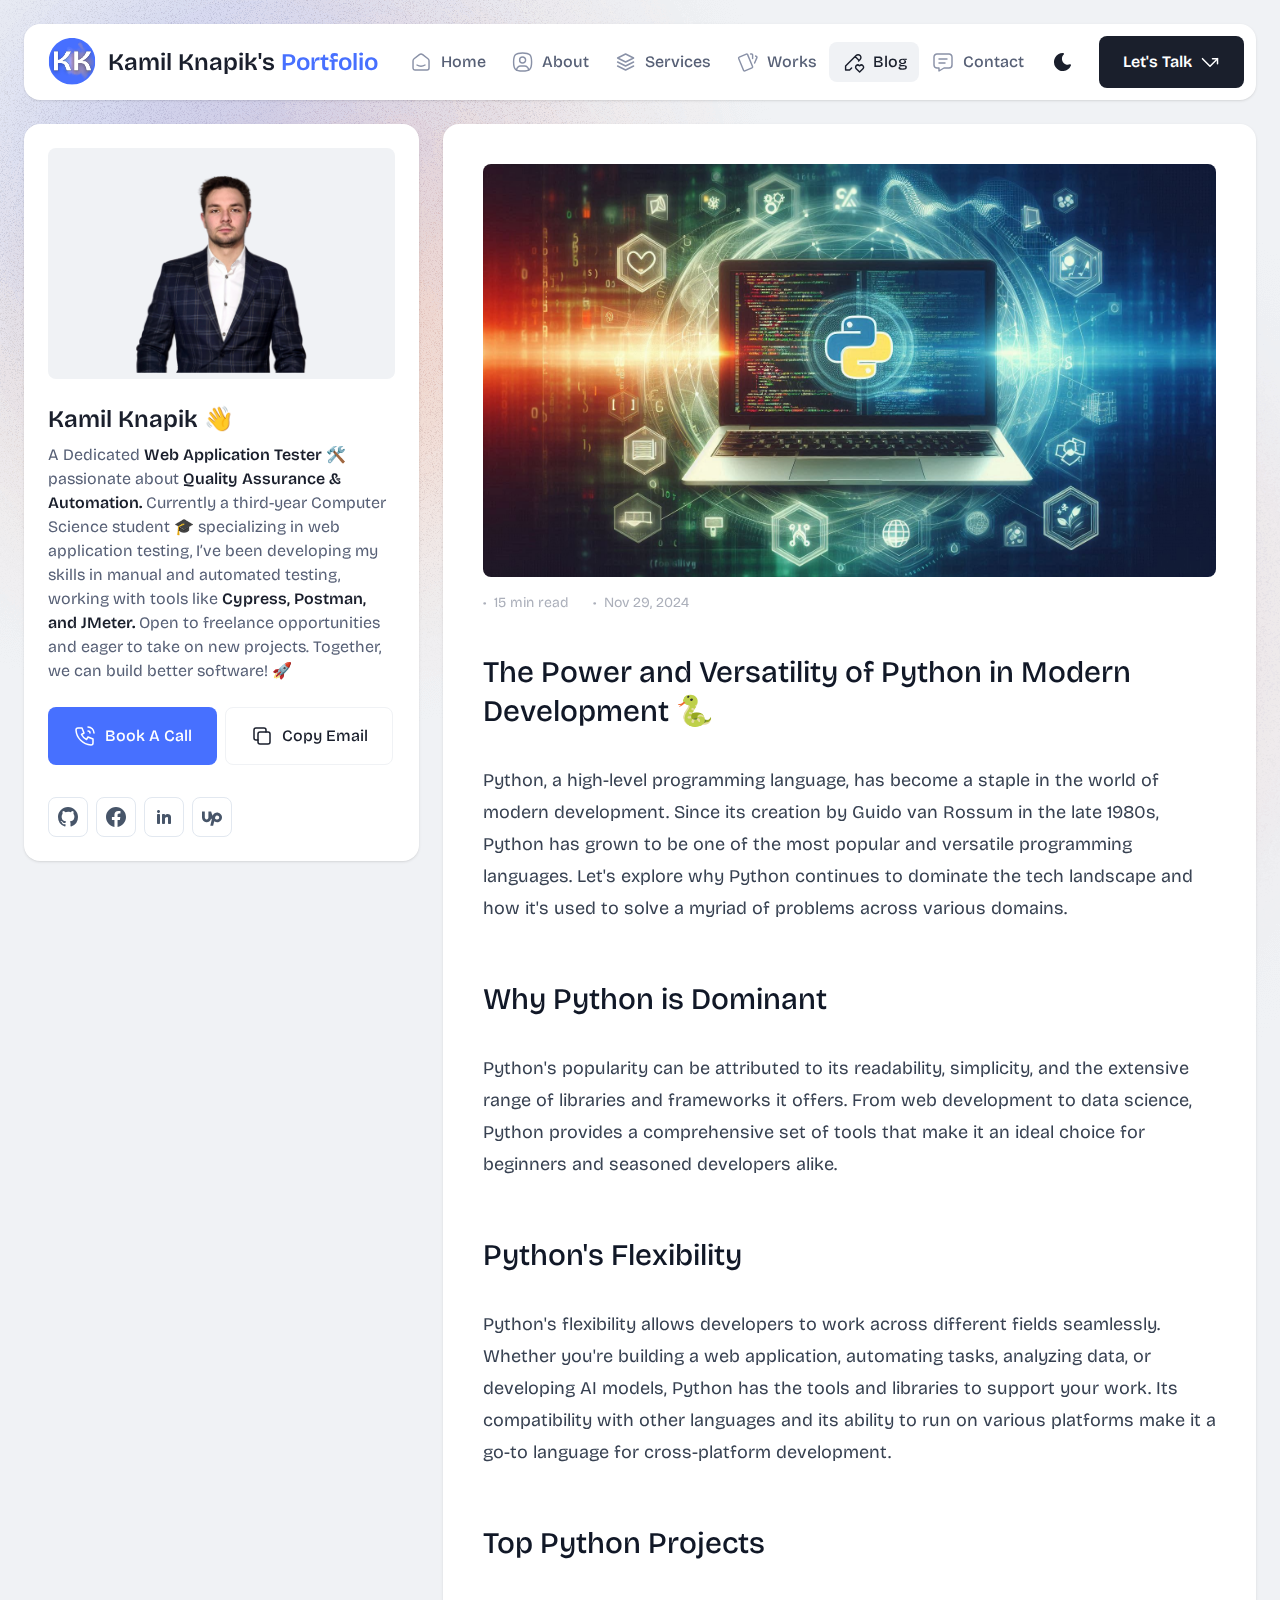
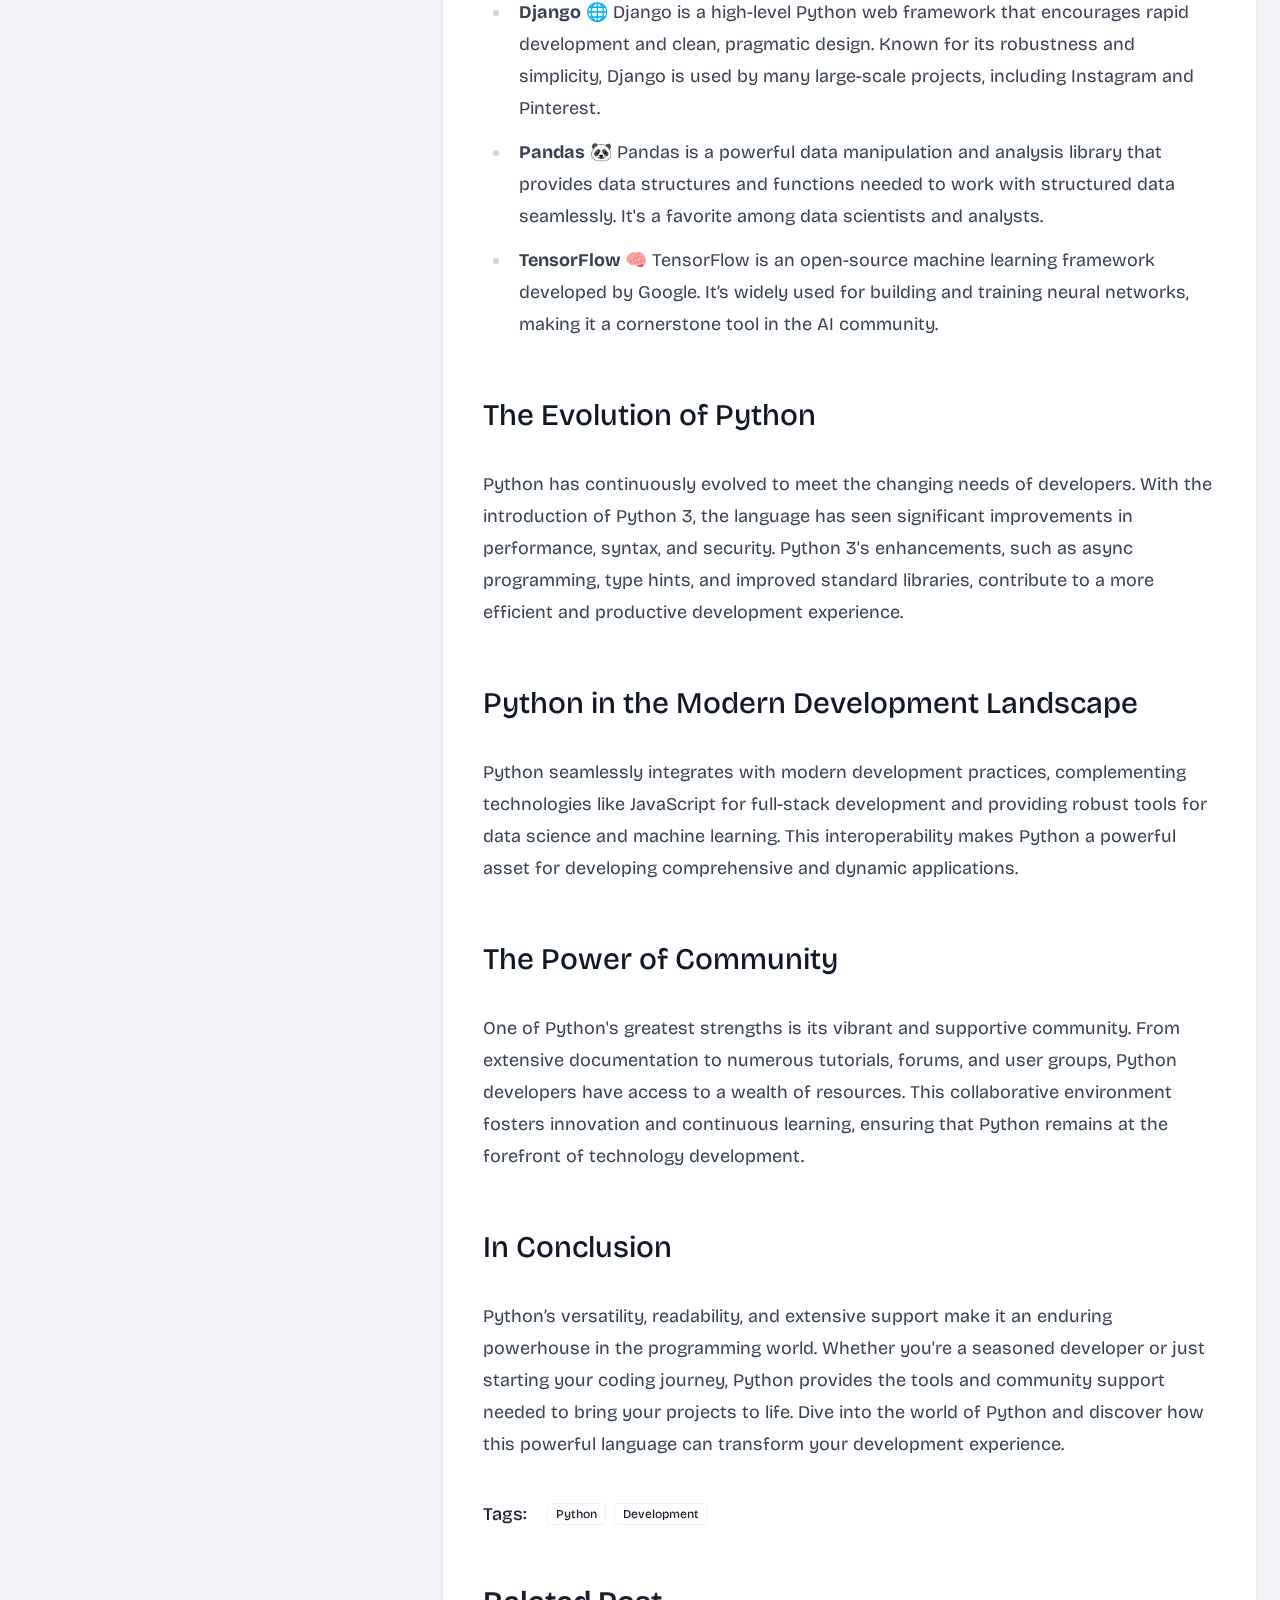
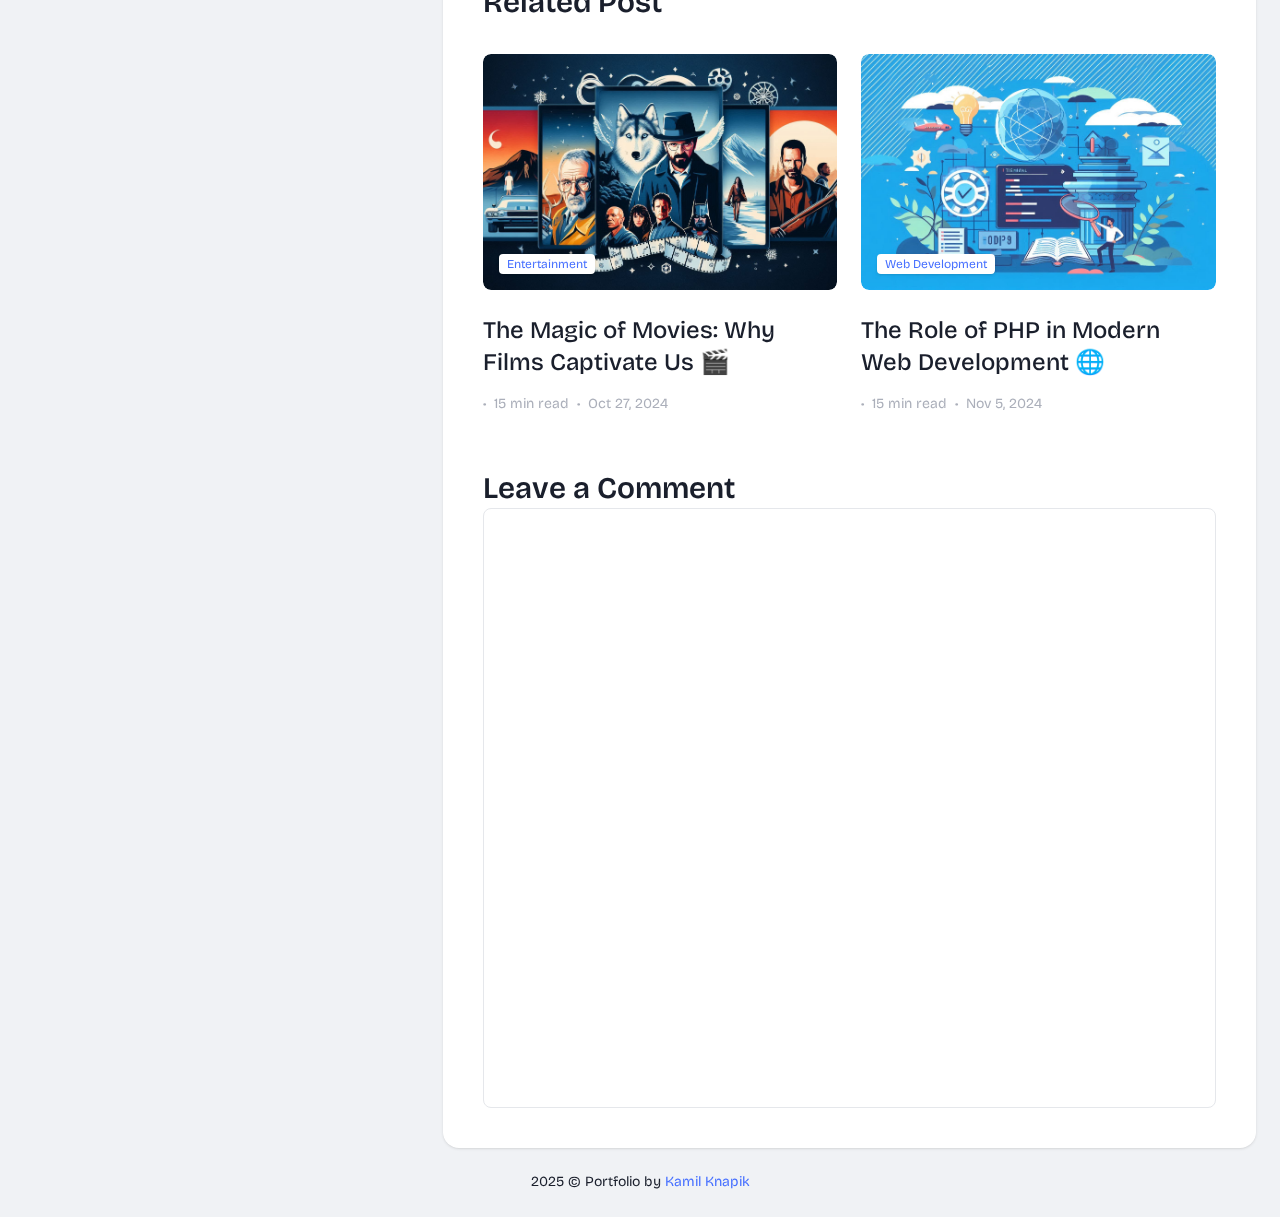
<file: articlePython.html>
<!DOCTYPE html>
<html lang="en" class="h-full">
  <head>
    <!-- Google tag (gtag.js) -->
    <script
      async
      src="https://www.googletagmanager.com/gtag/js?id=G-KHS8PBPZ7C"
    ></script>
    <script>
      window.dataLayer = window.dataLayer || [];
      function gtag() {
        dataLayer.push(arguments);
      }
      gtag("js", new Date());

      gtag("config", "G-KHS8PBPZ7C");
    </script>

    <link rel="canonical" href="https://kamknap.github.io/articlePython.html" />

    <!-- Required meta tags -->
    <meta charset="UTF-8" />
    <meta name="viewport" content="width=device-width, initial-scale=1.0" />
    <meta http-equiv="X-UA-Compatible" content="ie=edge" />

    <!-- Open Graph meta tags -->
    <meta property="og:title" content="Python article - Kamil Knapik" />
    <meta
      property="og:description"
      content="Read this detailed blog article by Kamil Knapik, where I delve into Python world."
    />
    <meta
      property="og:image"
      content="https://kamknap.github.io/assets/img/open-graph.png?version=2"
    />
    <meta property="og:image:alt" content="Logo of Kamil Knapik Portfolio" />
    <meta property="og:url" content="https://kamknap.github.io/article.html" />
    <meta property="og:type" content="website" />

    <!-- Twitter Card meta tags -->
    <meta name="twitter:card" content="summary_large_image" />
    <meta name="twitter:title" content="Python article - Kamil Knapik" />
    <meta
      name="twitter:description"
      content="Read this detailed blog article by Kamil Knapik, where I delve into Python world."
    />
    <meta
      name="twitter:image"
      content="https://kamknap.github.io/assets/img/open-graph.png?version=2"
    />
    <meta name="twitter:image:alt" content="Logo of Kamil Knapik Portfolio" />

    <!-- Title and Description for non-JavaScript environments -->
    <title>
      Kamil Knapik's Portfolio - The Power and Versatility of Python Article
    </title>
    <meta
      name="description"
      content="Read this detailed blog article by Kamil Knapik, where I delve into Python world."
    />

    <!-- Favicon -->
    <link rel="icon" href="assets/img/logo-nowe.svg" type="image/svg+xml" />
    <link rel="icon" href="assets/img/logo-nowe.png" type="image/png" />

    <!-- Fonts -->
    <link rel="preconnect" href="https://fonts.googleapis.com" />
    <link rel="preconnect" href="https://fonts.gstatic.com" crossorigin />
    <link
      href="https://fonts.googleapis.com/css2?family=Bricolage+Grotesque:opsz,wght@12..96,300;12..96,400;12..96,500;12..96,600;12..96,700&display=swap"
      rel="stylesheet"
    />

    <!-- Styles -->
    <link
      rel="stylesheet"
      type="text/css"
      href="./assets/css/swiper-bundle.min.css"
    />
    <link
      rel="stylesheet"
      type="text/css"
      href="./assets/css/venobox.min.css"
    />
    <link rel="stylesheet" type="text/css" href="./assets/css/style.css" />
  </head>

  <body
    class="relative h-screen overflow-y-auto overflow-x-hidden bg-light text-dark dark:bg-dark-2 dark:text-light"
  >
    <div
      class="mx-auto flex max-w-screen-2xl flex-col justify-between gap-4 p-4 lg:gap-6 lg:p-6"
    >
      <!-- Header -->
      <header class="sticky top-0 z-50">
        <div class="">
          <div
            class="flex items-center justify-between rounded-2xl bg-white p-3 shadow dark:bg-black dark:shadow-dark"
          >
            <!-- Logo -->
            <a
              href="index.html"
              class="inline-flex items-center gap-3 px-3 text-2xl font-semibold text-dark dark:text-white"
            >
              <img
                src="assets/img/logo-nowe.svg"
                alt="Favicon"
                class="h-12 w-12 text-primary lg:h-12 lg:w-12"
              />

              <h1>
                <span>
                  Kamil Knapik's<span class="text-primary"> Portfolio</span>
                </span>
              </h1>
            </a>

            <!-- Navigation menu -->
            <ul
              class="hidden flex-1 flex-wrap items-center justify-center lg:flex"
            >
              <li class="group/menu-item">
                <a
                  href="index.html"
                  class="group inline-flex items-center gap-2 rounded-lg px-3 py-2 text-center text-base font-medium text-muted transition hover:bg-light hover:text-dark group-[.active]/menu-item:bg-light group-[.active]/menu-item:text-dark dark:hover:bg-dark-2 dark:hover:text-white dark:group-[.active]/menu-item:bg-dark-2 dark:group-[.active]/menu-item:text-white"
                >
                  <svg
                    xmlns="http://www.w3.org/2000/svg"
                    viewBox="0 0 20 20"
                    fill="none"
                    stroke="currentColor"
                    stroke-linecap="round"
                    stroke-linejoin="round"
                    stroke-width="1.2"
                    class="h-6 w-6 text-[#8991A7] transition group-hover:text-dark group-[.active]/menu-item:text-dark dark:group-hover:text-white dark:group-[.active]/menu-item:text-white"
                  >
                    <path
                      d="M15.833 7.258 11.39 3.802a2.222 2.222 0 0 0-2.728 0L4.216 7.258a2.22 2.22 0 0 0-.858 1.754v6a1.667 1.667 0 0 0 1.667 1.667h10a1.667 1.667 0 0 0 1.667-1.666v-6c0-.686-.317-1.334-.859-1.755Z"
                    />
                    <path d="M13.333 12.5c-1.841 1.11-4.826 1.11-6.667 0" />
                  </svg>
                  <span>Home</span>
                </a>
              </li>
              <li class="group/menu-item">
                <a
                  href="about.html"
                  class="group inline-flex items-center gap-2 rounded-lg px-3 py-2 text-center text-base font-medium text-muted transition hover:bg-light hover:text-dark group-[.active]/menu-item:bg-light group-[.active]/menu-item:text-dark dark:hover:bg-dark-2 dark:hover:text-white dark:group-[.active]/menu-item:bg-dark-2 dark:group-[.active]/menu-item:text-white"
                >
                  <svg
                    xmlns="http://www.w3.org/2000/svg"
                    viewBox="0 0 20 20"
                    fill="none"
                    stroke="currentColor"
                    stroke-linecap="round"
                    stroke-linejoin="round"
                    stroke-width="1.2"
                    class="h-6 w-6 text-[#8991A7] transition group-hover:text-dark group-[.active]/menu-item:text-dark dark:group-hover:text-white dark:group-[.active]/menu-item:text-white"
                  >
                    <path
                      d="M10.5 10.833a2.5 2.5 0 1 0 0-5 2.5 2.5 0 0 0 0 5Z"
                    />
                    <path
                      d="M10.5 2.5c6 0 7.5 1.5 7.5 7.5s-1.5 7.5-7.5 7.5S3 16 3 10s1.5-7.5 7.5-7.5Z"
                    />
                    <path
                      d="M5.5 16.708v-.041a3.333 3.333 0 0 1 3.333-3.334h3.334a3.333 3.333 0 0 1 3.333 3.334v.041"
                    />
                  </svg>
                  <span>About</span>
                </a>
              </li>
              <li class="group/menu-item">
                <a
                  href="services.html"
                  class="group inline-flex items-center gap-2 rounded-lg px-3 py-2 text-center text-base font-medium text-muted transition hover:bg-light hover:text-dark group-[.active]/menu-item:bg-light group-[.active]/menu-item:text-dark dark:hover:bg-dark-2 dark:hover:text-white dark:group-[.active]/menu-item:bg-dark-2 dark:group-[.active]/menu-item:text-white"
                >
                  <svg
                    xmlns="http://www.w3.org/2000/svg"
                    viewBox="0 0 20 20"
                    fill="none"
                    stroke="currentColor"
                    stroke-linecap="round"
                    stroke-linejoin="round"
                    stroke-width="1.2"
                    class="h-6 w-6 text-[#8991A7] transition group-hover:text-dark group-[.active]/menu-item:text-dark dark:group-hover:text-white dark:group-[.active]/menu-item:text-white"
                  >
                    <path
                      d="M10.5 3.333 3.833 6.667 10.5 10l6.667-3.333L10.5 3.333ZM3.833 10l6.667 3.333L17.167 10M3.833 13.333l6.667 3.334 6.667-3.334"
                    />
                  </svg>
                  <span>Services</span>
                </a>
              </li>
              <li class="group/menu-item">
                <a
                  href="portfolio.html"
                  class="group inline-flex items-center gap-2 rounded-lg px-3 py-2 text-center text-base font-medium text-muted transition hover:bg-light hover:text-dark group-[.active]/menu-item:bg-light group-[.active]/menu-item:text-dark dark:hover:bg-dark-2 dark:hover:text-white dark:group-[.active]/menu-item:bg-dark-2 dark:group-[.active]/menu-item:text-white"
                >
                  <svg
                    xmlns="http://www.w3.org/2000/svg"
                    viewBox="0 0 20 20"
                    fill="none"
                    stroke="currentColor"
                    stroke-linecap="round"
                    stroke-linejoin="round"
                    stroke-width="1.2"
                    class="h-6 w-6 text-[#8991A7] transition group-hover:text-dark group-[.active]/menu-item:text-dark dark:group-hover:text-white dark:group-[.active]/menu-item:text-white"
                  >
                    <path
                      d="m3.503 5.998 5.949-2.591a.8.8 0 0 1 1.058.439l4.103 9.918a.834.834 0 0 1-.428 1.087l-5.948 2.59a.8.8 0 0 1-1.059-.438l-4.103-9.92a.833.833 0 0 1 .428-1.085ZM13 3.333h.833a.833.833 0 0 1 .834.834v2.916M17.167 5c.22.093.433.18.64.263a.833.833 0 0 1 .442 1.092l-1.915 4.478"
                    />
                  </svg>
                  <span>Works</span>
                </a>
              </li>
              <li class="group/menu-item active">
                <a
                  href="blog.html"
                  class="group inline-flex items-center gap-2 rounded-lg px-3 py-2 text-center text-base font-medium text-muted transition hover:bg-light hover:text-dark group-[.active]/menu-item:bg-light group-[.active]/menu-item:text-dark dark:hover:bg-dark-2 dark:hover:text-white dark:group-[.active]/menu-item:bg-dark-2 dark:group-[.active]/menu-item:text-white"
                >
                  <svg
                    xmlns="http://www.w3.org/2000/svg"
                    viewBox="0 0 20 20"
                    fill="none"
                    stroke="currentColor"
                    stroke-linecap="round"
                    stroke-linejoin="round"
                    stroke-width="1.2"
                    class="h-6 w-6 text-[#8991A7] transition group-hover:text-dark group-[.active]/menu-item:text-dark dark:group-hover:text-white dark:group-[.active]/menu-item:text-white"
                  >
                    <path
                      d="m14.667 9.167 1.25-1.25a2.357 2.357 0 1 0-3.333-3.334l-8.75 8.75v3.334h3.333L8.834 15m2.916-9.583 3.333 3.333m.417 9.583 2.792-2.736a1.785 1.785 0 0 0 .004-2.56 1.87 1.87 0 0 0-2.608-.005l-.186.184-.186-.184a1.869 1.869 0 0 0-2.607-.005 1.787 1.787 0 0 0-.005 2.56l2.796 2.746Z"
                    />
                  </svg>
                  <span>Blog</span>
                </a>
              </li>
              <li class="group/menu-item">
                <a
                  href="contact.html"
                  class="group inline-flex items-center gap-2 rounded-lg px-3 py-2 text-center text-base font-medium text-muted transition hover:bg-light hover:text-dark group-[.active]/menu-item:bg-light group-[.active]/menu-item:text-dark dark:hover:bg-dark-2 dark:hover:text-white dark:group-[.active]/menu-item:bg-dark-2 dark:group-[.active]/menu-item:text-white"
                >
                  <svg
                    xmlns="http://www.w3.org/2000/svg"
                    viewBox="0 0 20 20"
                    fill="none"
                    stroke="currentColor"
                    stroke-linecap="round"
                    stroke-linejoin="round"
                    stroke-width="1.2"
                    class="h-6 w-6 text-[#8991A7] transition group-hover:text-dark group-[.active]/menu-item:text-dark dark:group-hover:text-white dark:group-[.active]/menu-item:text-white"
                  >
                    <path
                      d="M6.667 7.5h6.666m-6.666 3.333h5M15 3.333a2.5 2.5 0 0 1 2.5 2.5V12.5A2.5 2.5 0 0 1 15 15h-4.167l-4.166 2.5V15H5a2.5 2.5 0 0 1-2.5-2.5V5.833a2.5 2.5 0 0 1 2.5-2.5h10Z"
                    />
                  </svg>
                  <span>Contact</span>
                </a>
              </li>
            </ul>

            <!-- Header buttons -->
            <div class="hidden items-center gap-4 lg:flex">
              <!-- Theme appearance toggler -->
              <div class="">
                <button
                  type="button"
                  class="hs-dark-mode group flex h-10 w-10 items-center justify-center rounded-lg text-center font-medium text-dark transition hover:bg-light hs-dark-mode-active:hidden dark:text-gray-400 dark:hover:text-gray-500"
                  data-hs-theme-click-value="dark"
                >
                  <svg
                    xmlns="http://www.w3.org/2000/svg"
                    fill="currentColor"
                    viewBox="0 0 24 24"
                    class="h-6 w-6"
                  >
                    <path
                      d="M11.8 3a8.656 8.656 0 0 0-4.523 1.28A8.918 8.918 0 0 0 4.04 7.756a9.167 9.167 0 0 0 .44 9.24 8.863 8.863 0 0 0 3.553 3.137 8.633 8.633 0 0 0 4.624.824 8.69 8.69 0 0 0 4.381-1.723 8.973 8.973 0 0 0 2.892-3.78c.3-.738-.419-1.48-1.142-1.179a5.604 5.604 0 0 1-3.892.15 5.74 5.74 0 0 1-3.083-2.431 5.956 5.956 0 0 1-.848-3.886c.17-1.357.8-2.61 1.78-3.541l.069-.072c.485-.567.099-1.488-.668-1.488h-.234l-.06-.005L11.8 3Z"
                    />
                  </svg>
                </button>
                <button
                  type="button"
                  class="hs-dark-mode group hidden h-10 w-10 items-center justify-center rounded-lg text-center font-medium text-dark transition hover:bg-light hs-dark-mode-active:flex dark:text-[#FD7E41] dark:hover:bg-dark dark:hover:text-[#FD7E41]"
                  data-hs-theme-click-value="light"
                >
                  <svg
                    xmlns="http://www.w3.org/2000/svg"
                    fill="currentColor"
                    viewBox="0 0 20 20"
                    class="h-6 w-6"
                  >
                    <path
                      d="M10 15.833a.833.833 0 0 1 .828.736l.005.098v.833a.833.833 0 0 1-1.66.097l-.006-.097v-.833a.833.833 0 0 1 .833-.834Zm5.26-1.741.08.069.582.583a.833.833 0 0 1-1.1 1.248l-.078-.07-.583-.583a.833.833 0 0 1 1.015-1.306l.085.059Zm-9.42.068a.833.833 0 0 1 .068 1.1l-.069.08-.583.582a.833.833 0 0 1-1.248-1.1l.07-.078.583-.583a.833.833 0 0 1 1.178 0ZM3.333 9.167a.833.833 0 0 1 .098 1.66l-.098.006H2.5a.833.833 0 0 1-.098-1.66l.098-.006h.833Zm14.167 0a.833.833 0 0 1 .098 1.66l-.098.006h-.833a.833.833 0 0 1-.098-1.66l.098-.006h.833ZM5.178 4.008l.078.07.583.583a.833.833 0 0 1-1.1 1.247l-.078-.069-.583-.583A.833.833 0 0 1 5.092 3.95l.086.058Zm10.744.069a.833.833 0 0 1 .07 1.1l-.07.079-.583.583a.833.833 0 0 1-1.247-1.1l.069-.078.583-.584a.833.833 0 0 1 1.178 0ZM10 1.667a.833.833 0 0 1 .828.736l.005.097v.833a.833.833 0 0 1-1.66.098l-.006-.098V2.5A.833.833 0 0 1 10 1.667Zm0 4.166a4.167 4.167 0 1 1-4.163 4.348L5.833 10l.004-.18A4.167 4.167 0 0 1 10 5.832Z"
                    />
                  </svg>
                </button>
              </div>

              <a
                href="contact.html"
                class="inline-flex items-center gap-2 rounded-lg bg-dark px-6 py-4 text-center text-base font-semibold leading-tight text-white transition hover:bg-primary dark:bg-dark-2 dark:text-white dark:hover:bg-primary dark:hover:text-white"
              >
                <span>Let's Talk</span>
                <svg
                  xmlns="http://www.w3.org/2000/svg"
                  fill="none"
                  viewBox="0 0 20 20"
                  stroke="currentColor"
                  stroke-linecap="round"
                  stroke-linejoin="round"
                  stroke-width="1.5"
                  class="h-5 w-5"
                >
                  <path d="M17.5 11.667v-5h-5" />
                  <path d="m17.5 6.667-7.5 7.5-7.5-7.5" />
                </svg>
              </a>
            </div>

            <!-- Navigation toggler -->
            <button
              type="button"
              class="text-dark transition dark:text-white/70 lg:hidden"
              data-hs-overlay="#mobile-menu"
              aria-controls="mobile-menu"
              aria-label="Toggle navigation"
            >
              <span class="sr-only">Toggle Navigation</span>
              <svg
                class="h-9 w-9 flex-shrink-0"
                fill="currentColor"
                viewBox="0 0 16 16"
              >
                <path
                  fill-rule="evenodd"
                  d="M2.5 12a.5.5 0 0 1 .5-.5h10a.5.5 0 0 1 0 1H3a.5.5 0 0 1-.5-.5zm0-4a.5.5 0 0 1 .5-.5h10a.5.5 0 0 1 0 1H3a.5.5 0 0 1-.5-.5zm0-4a.5.5 0 0 1 .5-.5h10a.5.5 0 0 1 0 1H3a.5.5 0 0 1-.5-.5z"
                />
              </svg>
            </button>
          </div>
        </div>
      </header>
      <!-- Header end -->

      <!-- Mobile menu -->
      <div
        id="mobile-menu"
        class="hs-overlay fixed bottom-0 start-0 top-0 z-[60] hidden h-full w-64 -translate-x-full transform overflow-y-auto bg-white transition-all duration-300 hs-overlay-open:translate-x-0 dark:bg-black [&::-webkit-scrollbar-thumb]:rounded-full [&::-webkit-scrollbar-thumb]:bg-gray-300 [&::-webkit-scrollbar-track]:bg-gray-100 [&::-webkit-scrollbar]:w-2"
      >
        <div class="flex h-full flex-col justify-between gap-5 p-5">
          <div class="">
            <!-- Logo -->
            <a
              href="index.html"
              class="inline-flex items-center gap-3 px-3 text-2xl font-semibold text-dark dark:text-white"
            >
              <img
                src="assets/img/logo-nowe.svg"
                alt="Favicon"
                class="h-12 w-12 text-primary lg:h-12 lg:w-12"
              />

              <span>
                Kamil Knapik's<span class="text-primary"> Portfolio</span>
              </span>
            </a>
          </div>

          <ul class="mt-4 flex flex-1 flex-col gap-2">
            <li class="group/menu-item">
              <a
                href="index.html"
                class="group inline-flex w-full items-center gap-2 rounded-lg px-3 py-2 text-center text-base font-medium text-muted transition hover:bg-light hover:text-dark group-[.active]/menu-item:bg-light group-[.active]/menu-item:text-dark dark:hover:bg-dark-2 dark:hover:text-white dark:group-[.active]/menu-item:bg-dark-2 dark:group-[.active]/menu-item:text-white"
              >
                <svg
                  xmlns="http://www.w3.org/2000/svg"
                  viewBox="0 0 20 20"
                  fill="none"
                  stroke="currentColor"
                  stroke-linecap="round"
                  stroke-linejoin="round"
                  stroke-width="1.2"
                  class="h-6 w-6 text-[#8991A7] transition group-hover:text-dark group-[.active]/menu-item:text-dark dark:group-hover:text-white dark:group-[.active]/menu-item:text-white"
                >
                  <path
                    d="M15.833 7.258 11.39 3.802a2.222 2.222 0 0 0-2.728 0L4.216 7.258a2.22 2.22 0 0 0-.858 1.754v6a1.667 1.667 0 0 0 1.667 1.667h10a1.667 1.667 0 0 0 1.667-1.666v-6c0-.686-.317-1.334-.859-1.755Z"
                  />
                  <path d="M13.333 12.5c-1.841 1.11-4.826 1.11-6.667 0" />
                </svg>
                <span>Home</span>
              </a>
            </li>
            <li class="group/menu-item">
              <a
                href="about.html"
                class="group inline-flex w-full items-center gap-2 rounded-lg px-3 py-2 text-center text-base font-medium text-muted transition hover:bg-light hover:text-dark group-[.active]/menu-item:bg-light group-[.active]/menu-item:text-dark dark:hover:bg-dark-2 dark:hover:text-white dark:group-[.active]/menu-item:bg-dark-2 dark:group-[.active]/menu-item:text-white"
              >
                <svg
                  xmlns="http://www.w3.org/2000/svg"
                  viewBox="0 0 20 20"
                  fill="none"
                  stroke="currentColor"
                  stroke-linecap="round"
                  stroke-linejoin="round"
                  stroke-width="1.2"
                  class="h-6 w-6 text-[#8991A7] transition group-hover:text-dark group-[.active]/menu-item:text-dark dark:group-hover:text-white dark:group-[.active]/menu-item:text-white"
                >
                  <path d="M10.5 10.833a2.5 2.5 0 1 0 0-5 2.5 2.5 0 0 0 0 5Z" />
                  <path
                    d="M10.5 2.5c6 0 7.5 1.5 7.5 7.5s-1.5 7.5-7.5 7.5S3 16 3 10s1.5-7.5 7.5-7.5Z"
                  />
                  <path
                    d="M5.5 16.708v-.041a3.333 3.333 0 0 1 3.333-3.334h3.334a3.333 3.333 0 0 1 3.333 3.334v.041"
                  />
                </svg>
                <span>About</span>
              </a>
            </li>
            <li class="group/menu-item">
              <a
                href="services.html"
                class="group inline-flex w-full items-center gap-2 rounded-lg px-3 py-2 text-center text-base font-medium text-muted transition hover:bg-light hover:text-dark group-[.active]/menu-item:bg-light group-[.active]/menu-item:text-dark dark:hover:bg-dark-2 dark:hover:text-white dark:group-[.active]/menu-item:bg-dark-2 dark:group-[.active]/menu-item:text-white"
              >
                <svg
                  xmlns="http://www.w3.org/2000/svg"
                  viewBox="0 0 20 20"
                  fill="none"
                  stroke="currentColor"
                  stroke-linecap="round"
                  stroke-linejoin="round"
                  stroke-width="1.2"
                  class="h-6 w-6 text-[#8991A7] transition group-hover:text-dark group-[.active]/menu-item:text-dark dark:group-hover:text-white dark:group-[.active]/menu-item:text-white"
                >
                  <path
                    d="M10.5 3.333 3.833 6.667 10.5 10l6.667-3.333L10.5 3.333ZM3.833 10l6.667 3.333L17.167 10M3.833 13.333l6.667 3.334 6.667-3.334"
                  />
                </svg>
                <span>Services</span>
              </a>
            </li>
            <li class="group/menu-item">
              <a
                href="portfolio.html"
                class="group inline-flex w-full items-center gap-2 rounded-lg px-3 py-2 text-center text-base font-medium text-muted transition hover:bg-light hover:text-dark group-[.active]/menu-item:bg-light group-[.active]/menu-item:text-dark dark:hover:bg-dark-2 dark:hover:text-white dark:group-[.active]/menu-item:bg-dark-2 dark:group-[.active]/menu-item:text-white"
              >
                <svg
                  xmlns="http://www.w3.org/2000/svg"
                  viewBox="0 0 20 20"
                  fill="none"
                  stroke="currentColor"
                  stroke-linecap="round"
                  stroke-linejoin="round"
                  stroke-width="1.2"
                  class="h-6 w-6 text-[#8991A7] transition group-hover:text-dark group-[.active]/menu-item:text-dark dark:group-hover:text-white dark:group-[.active]/menu-item:text-white"
                >
                  <path
                    d="m3.503 5.998 5.949-2.591a.8.8 0 0 1 1.058.439l4.103 9.918a.834.834 0 0 1-.428 1.087l-5.948 2.59a.8.8 0 0 1-1.059-.438l-4.103-9.92a.833.833 0 0 1 .428-1.085ZM13 3.333h.833a.833.833 0 0 1 .834.834v2.916M17.167 5c.22.093.433.18.64.263a.833.833 0 0 1 .442 1.092l-1.915 4.478"
                  />
                </svg>
                <span>Works</span>
              </a>
            </li>
            <li class="group/menu-item active">
              <a
                href="blog.html"
                class="group inline-flex w-full items-center gap-2 rounded-lg px-3 py-2 text-center text-base font-medium text-muted transition hover:bg-light hover:text-dark group-[.active]/menu-item:bg-light group-[.active]/menu-item:text-dark dark:hover:bg-dark-2 dark:hover:text-white dark:group-[.active]/menu-item:bg-dark-2 dark:group-[.active]/menu-item:text-white"
              >
                <svg
                  xmlns="http://www.w3.org/2000/svg"
                  viewBox="0 0 20 20"
                  fill="none"
                  stroke="currentColor"
                  stroke-linecap="round"
                  stroke-linejoin="round"
                  stroke-width="1.2"
                  class="h-6 w-6 text-[#8991A7] transition group-hover:text-dark group-[.active]/menu-item:text-dark dark:group-hover:text-white dark:group-[.active]/menu-item:text-white"
                >
                  <path
                    d="m14.667 9.167 1.25-1.25a2.357 2.357 0 1 0-3.333-3.334l-8.75 8.75v3.334h3.333L8.834 15m2.916-9.583 3.333 3.333m.417 9.583 2.792-2.736a1.785 1.785 0 0 0 .004-2.56 1.87 1.87 0 0 0-2.608-.005l-.186.184-.186-.184a1.869 1.869 0 0 0-2.607-.005 1.787 1.787 0 0 0-.005 2.56l2.796 2.746Z"
                  />
                </svg>
                <span>Blog</span>
              </a>
            </li>
            <li class="group/menu-item">
              <a
                href="contact.html"
                class="group inline-flex w-full items-center gap-2 rounded-lg px-3 py-2 text-center text-base font-medium text-muted transition hover:bg-light hover:text-dark group-[.active]/menu-item:bg-light group-[.active]/menu-item:text-dark dark:hover:bg-dark-2 dark:hover:text-white dark:group-[.active]/menu-item:bg-dark-2 dark:group-[.active]/menu-item:text-white"
              >
                <svg
                  xmlns="http://www.w3.org/2000/svg"
                  viewBox="0 0 20 20"
                  fill="none"
                  stroke="currentColor"
                  stroke-linecap="round"
                  stroke-linejoin="round"
                  stroke-width="1.2"
                  class="h-6 w-6 text-[#8991A7] transition group-hover:text-dark group-[.active]/menu-item:text-dark dark:group-hover:text-white dark:group-[.active]/menu-item:text-white"
                >
                  <path
                    d="M6.667 7.5h6.666m-6.666 3.333h5M15 3.333a2.5 2.5 0 0 1 2.5 2.5V12.5A2.5 2.5 0 0 1 15 15h-4.167l-4.166 2.5V15H5a2.5 2.5 0 0 1-2.5-2.5V5.833a2.5 2.5 0 0 1 2.5-2.5h10Z"
                  />
                </svg>
                <span>Contact</span>
              </a>
            </li>
          </ul>

          <div class="flex flex-col gap-3">
            <button
              data-hs-theme-click-value="dark"
              class="hs-dark-mode flex w-full items-center justify-start gap-2 rounded-lg px-4 py-2 text-center text-sm text-muted transition hover:bg-light hs-dark-mode-active:hidden dark:hover:bg-dark dark:hover:text-white"
            >
              <svg
                xmlns="http://www.w3.org/2000/svg"
                fill="currentColor"
                viewBox="0 0 24 24"
                class="h-6 w-6"
              >
                <path
                  d="M11.8 3a8.656 8.656 0 0 0-4.523 1.28A8.918 8.918 0 0 0 4.04 7.756a9.167 9.167 0 0 0 .44 9.24 8.863 8.863 0 0 0 3.553 3.137 8.633 8.633 0 0 0 4.624.824 8.69 8.69 0 0 0 4.381-1.723 8.973 8.973 0 0 0 2.892-3.78c.3-.738-.419-1.48-1.142-1.179a5.604 5.604 0 0 1-3.892.15 5.74 5.74 0 0 1-3.083-2.431 5.956 5.956 0 0 1-.848-3.886c.17-1.357.8-2.61 1.78-3.541l.069-.072c.485-.567.099-1.488-.668-1.488h-.234l-.06-.005L11.8 3Z"
                />
              </svg>

              <span>Change appearance</span>
            </button>

            <button
              data-hs-theme-click-value="light"
              class="hs-dark-mode hidden w-full items-center justify-start gap-2 rounded-lg px-4 py-2 text-center text-sm text-muted transition hover:bg-light hs-dark-mode-active:flex dark:hover:bg-dark dark:hover:text-white"
            >
              <svg
                xmlns="http://www.w3.org/2000/svg"
                fill="currentColor"
                viewBox="0 0 24 24"
                class="h-6 w-6"
              >
                <path
                  d="M10 15.833a.833.833 0 0 1 .828.736l.005.098v.833a.833.833 0 0 1-1.66.097l-.006-.097v-.833a.833.833 0 0 1 .833-.834Zm5.26-1.741.08.069.582.583a.833.833 0 0 1-1.1 1.248l-.078-.07-.583-.583a.833.833 0 0 1 1.015-1.306l.085.059Zm-9.42.068a.833.833 0 0 1 .068 1.1l-.069.08-.583.582a.833.833 0 0 1-1.248-1.1l.07-.078.583-.583a.833.833 0 0 1 1.178 0ZM3.333 9.167a.833.833 0 0 1 .098 1.66l-.098.006H2.5a.833.833 0 0 1-.098-1.66l.098-.006h.833Zm14.167 0a.833.833 0 0 1 .098 1.66l-.098.006h-.833a.833.833 0 0 1-.098-1.66l.098-.006h.833ZM5.178 4.008l.078.07.583.583a.833.833 0 0 1-1.1 1.247l-.078-.069-.583-.583A.833.833 0 0 1 5.092 3.95l.086.058Zm10.744.069a.833.833 0 0 1 .07 1.1l-.07.079-.583.583a.833.833 0 0 1-1.247-1.1l.069-.078.583-.584a.833.833 0 0 1 1.178 0ZM10 1.667a.833.833 0 0 1 .828.736l.005.097v.833a.833.833 0 0 1-1.66.098l-.006-.098V2.5A.833.833 0 0 1 10 1.667Zm0 4.166a4.167 4.167 0 1 1-4.163 4.348L5.833 10l.004-.18A4.167 4.167 0 0 1 10 5.832Z"
                />
              </svg>

              <span>Change appearance</span>
            </button>

            <a
              href="contact.html"
              class="inline-flex w-full items-center justify-center gap-2 rounded-lg bg-dark px-6 py-4 text-center text-base font-semibold leading-tight text-white transition hover:bg-primary dark:bg-dark-2 dark:text-white dark:hover:bg-primary dark:hover:text-white"
            >
              <span>Let's Talk</span>
              <svg
                xmlns="http://www.w3.org/2000/svg"
                fill="none"
                viewBox="0 0 20 20"
                stroke="currentColor"
                stroke-linecap="round"
                stroke-linejoin="round"
                stroke-width="1.5"
                class="h-5 w-5"
              >
                <path d="M17.5 11.667v-5h-5" />
                <path d="m17.5 6.667-7.5 7.5-7.5-7.5" />
              </svg>
            </a>
          </div>
        </div>
      </div>

      <main class="grid grid-cols-1 gap-4 lg:grid-cols-3 lg:gap-6">
        <!-- Intro -->
        <div class="">
          <div
            class="rounded-2xl bg-white p-6 shadow dark:bg-black dark:shadow-dark lg:sticky lg:top-24"
          >
            <div
              class="aspect-6/4 overflow-hidden rounded-lg bg-light pt-4 text-center dark:bg-dark-2"
            >
              <img
                src="assets/img/profile.png"
                alt="profile picture"
                class="inline-block h-full w-full scale-110 object-contain object-bottom"
              />
            </div>

            <div class="mt-6">
              <h3 class="text-2xl font-semibold dark:text-light">
                Kamil Knapik 👋
              </h3>
              <p class="mt-2 text-muted dark:text-light/70">
                A Dedicated
                <span class="font-semibold text-dark dark:text-white">
                  Web Application Tester
                </span>
                🛠️ passionate about
                <span class="font-semibold text-dark dark:text-white">
                  Quality Assurance & Automation.
                </span>
                Currently a third-year Computer Science student 🎓 specializing in web application testing, I’ve been developing my skills in manual and automated testing, working with tools like
                <span class="font-semibold text-dark dark:text-white">
                  Cypress, Postman, and JMeter.
                </span>
                Open to freelance opportunities and eager to take on new projects. Together, we can build better software! 🚀
              </p>
              <!-- CTA buttons -->
              <div class="mt-6 flex flex-wrap gap-2">
                <a
                  href="https://calendar.app.google/wmZ7jcmMtbgbqkYM7"
                  target="_blank"
                  class="inline-flex items-center gap-x-2 rounded-lg border border-transparent bg-primary px-6 py-4 font-medium text-white transition hover:bg-blue-600 focus:outline-none focus:ring disabled:pointer-events-none disabled:opacity-50"
                >
                  <svg
                    xmlns="http://www.w3.org/2000/svg"
                    viewBox="0 0 24 24"
                    fill="none"
                    stroke="currentColor"
                    stroke-linecap="round"
                    stroke-linejoin="round"
                    stroke-width="1.5"
                    class="h-6 w-6"
                  >
                    <path
                      d="M5 4h4l2 5-2.5 1.5a11 11 0 0 0 5 5L15 13l5 2v4a2 2 0 0 1-2 2A16 16 0 0 1 3 6a2 2 0 0 1 2-2Zm10 3a2 2 0 0 1 2 2m-2-6a6 6 0 0 1 6 6"
                    />
                  </svg>
                  <span>Book A Call</span>
                </a>
                <button
                  type="button"
                  data-clipboard-text="knapik.kamil@outlook.com"
                  data-clipboard-action="copy"
                  data-clipboard-success-text="Copied to clipboard"
                  class="js-clipboard hs-tooltip inline-flex items-center gap-x-2 rounded-lg border border-light bg-transparent px-6 py-4 font-medium text-dark transition [--trigger:focus] hover:bg-light focus:outline-none focus:ring disabled:pointer-events-none disabled:opacity-50 dark:border-dark dark:text-light/70 dark:hover:bg-dark dark:hover:text-white"
                >
                  <svg
                    xmlns="http://www.w3.org/2000/svg"
                    viewBox="0 0 24 24"
                    fill="none"
                    stroke="currentColor"
                    stroke-linecap="round"
                    stroke-linejoin="round"
                    stroke-width="1.5"
                    class="h-6 w-6"
                  >
                    <path
                      d="M8 10a2 2 0 0 1 2-2h8a2 2 0 0 1 2 2v8a2 2 0 0 1-2 2h-8a2 2 0 0 1-2-2v-8Z"
                    />
                    <path
                      d="M16 8V6a2 2 0 0 0-2-2H6a2 2 0 0 0-2 2v8a2 2 0 0 0 2 2h2"
                    />
                  </svg>
                  <span>Copy Email</span>

                  <span
                    class="hs-tooltip-content invisible z-10 hidden rounded-lg bg-gray-900 px-2 py-1 text-xs font-medium text-white opacity-0 shadow-sm transition-opacity hs-tooltip-shown:visible hs-tooltip-shown:opacity-100 dark:bg-slate-700"
                    role="tooltip"
                  >
                    Copied to clipboard
                  </span>
                </button>
              </div>

              <!-- Social -->
              <div class="mt-8 flex flex-wrap items-center gap-2">
                <a
                  href="https://github.com/kamknap"
                  target="_blank"
                  class="flex h-10 w-10 items-center justify-center rounded-lg border border-slate-200 bg-transparent text-center text-slate-600 transition hover:text-primary focus:outline-none focus:ring disabled:pointer-events-none disabled:opacity-50 dark:border-transparent dark:bg-dark-2 dark:text-slate-500 dark:hover:text-primary"
                >
                  <svg
                    xmlns="http://www.w3.org/2000/svg"
                    viewBox="0 0 24 24"
                    fill="currentColor"
                    class="h-6 w-6"
                  >
                    <path
                      d="M12 2C6.475 2 2 6.475 2 12a9.994 9.994 0 0 0 6.838 9.488c.5.087.687-.213.687-.476 0-.237-.013-1.024-.013-1.862-2.512.463-3.162-.612-3.362-1.175-.113-.288-.6-1.175-1.025-1.413-.35-.187-.85-.65-.013-.662.788-.013 1.35.725 1.538 1.025.9 1.512 2.338 1.087 2.912.825.088-.65.35-1.087.638-1.337-2.225-.25-4.55-1.113-4.55-4.938 0-1.088.387-1.987 1.025-2.688-.1-.25-.45-1.275.1-2.65 0 0 .837-.262 2.75 1.026a9.28 9.28 0 0 1 2.5-.338c.85 0 1.7.112 2.5.337 1.912-1.3 2.75-1.024 2.75-1.024.55 1.375.2 2.4.1 2.65.637.7 1.025 1.587 1.025 2.687 0 3.838-2.337 4.688-4.562 4.938.362.312.675.912.675 1.85 0 1.337-.013 2.412-.013 2.75 0 .262.188.574.688.474A10.016 10.016 0 0 0 22 12c0-5.525-4.475-10-10-10Z"
                    />
                  </svg>
                </a>
                <a
                  href="https://www.facebook.com/kamil.knapik.520/"
                  target="_blank"
                  class="flex h-10 w-10 items-center justify-center rounded-lg border border-slate-200 bg-transparent text-center text-slate-600 transition hover:text-primary focus:outline-none focus:ring disabled:pointer-events-none disabled:opacity-50 dark:border-transparent dark:bg-dark-2 dark:text-slate-500 dark:hover:text-primary"
                >
                  <svg
                    xmlns="http://www.w3.org/2000/svg"
                    viewBox="0 0 24 24"
                    fill="currentColor"
                    class="h-6 w-6"
                  >
                    <path
                      d="M12 2C6.477 2 2 6.477 2 12c0 4.991 3.657 9.128 8.438 9.879V14.89h-2.54V12h2.54V9.797c0-2.506 1.492-3.89 3.777-3.89 1.094 0 2.238.195 2.238.195v2.46h-1.26c-1.243 0-1.63.771-1.63 1.562V12h2.773l-.443 2.89h-2.33v6.989C18.343 21.129 22 16.99 22 12c0-5.523-4.477-10-10-10Z"
                    />
                  </svg>
                </a>
                <a
                  href="https://www.linkedin.com/in/kamil-knapik-89233b269/"
                  target="_blank"
                  class="flex h-10 w-10 items-center justify-center rounded-lg border border-slate-200 bg-transparent text-center text-slate-600 transition hover:text-primary focus:outline-none focus:ring disabled:pointer-events-none disabled:opacity-50 dark:border-transparent dark:bg-dark-2 dark:text-slate-500 dark:hover:text-primary"
                >
                  <svg
                    xmlns="http://www.w3.org/2000/svg"
                    viewBox="0 0 24 24"
                    fill="currentColor"
                    class="h-6 w-6"
                  >
                    <path
                      d="M 6.5 8 C 7.32843 8 8 7.32843 8 6.5 C 8 5.67157 7.32843 5 6.5 5 C 5.67157 5 5 5.67157 5 6.5 C 5 7.32843 5.67157 8 6.5 8 Z"
                    />
                    <path
                      d="M 5 10 C 5 9.44772 5.44772 9 6 9 H 7 C 7.55228 9 8 9.44771 8 10 V 18 C 8 18.5523 7.55228 19 7 19 H 6 C 5.44772 19 5 18.5523 5 18 V 10 Z"
                    />

                    <path
                      d="M 11 19 H 12 C 12.5523 19 13 18.5523 13 18 V 13.5 C 13 12 16 11 16 13 V 18.0004 C 16 18.5527 16.4477 19 17 19 H 18 C 18.5523 19 19 18.5523 19 18 V 12 C 19 10 17.5 9 15.5 9 C 13.5 9 13 10.5 13 10.5 V 10 C 13 9.44771 12.5523 9 12 9 H 11 C 10.4477 9 10 9.44772 10 10 V 18 C 10 18.5523 10.4477 19 11 19 Z"
                    />
                  </svg>
                </a>
                <a
                href="https://www.upwork.com/freelancers/~0116242a33b76ef5cf?mp_source=share"
                target="_blank"
                class="flex h-10 w-10 items-center justify-center rounded-lg border border-slate-200 bg-transparent text-center text-slate-600 transition hover:text-primary focus:outline-none focus:ring disabled:pointer-events-none disabled:opacity-50 dark:border-transparent dark:bg-dark-2 dark:text-slate-500 dark:hover:text-primary"
              >
                <svg
                  xmlns="http://www.w3.org/2000/svg"
                  viewBox="0 0 24 24"
                  fill="currentColor"
                  class="h-6 w-6"
                >
                <g transform="matrix(0.4 0 0 0.4 12 12)" >
                  <path transform=" translate(-25, -23)" d="M 1 9 C 0.448 9 0 9.448 0 10 L 0 24.115234 C 0 30.276234 4.6829844 35.631469 10.833984 35.980469 C 16.730984 36.314469 21.747875 32.176391 22.796875 26.650391 C 23.366875 27.420391 23.94625 28.135969 24.53125 28.792969 L 21.001953 43.771484 C 20.932953 44.069484 21.002406 44.380094 21.191406 44.621094 C 21.382406 44.859094 21.670563 45 21.976562 45 L 27.095703 45 C 27.559703 45 27.959406 44.687328 28.066406 44.236328 C 28.687406 41.615328 29.660969 37.508156 30.542969 33.785156 L 31.453125 34.3125 C 33.618125 35.4335 35.815 36 38 36 C 45.192 36 50.926 29.641 49.875 22.25 C 49.179 17.354 45.414078 13.318344 40.580078 12.277344 C 34.951078 11.064344 29.525359 13.949141 27.193359 18.744141 C 27.193359 18.744141 26.934562 19.318578 26.726562 19.892578 C 25.076563 17.046578 24.107609 14.094078 23.599609 11.955078 C 23.414609 11.175078 23.137469 9.762875 23.105469 9.671875 C 22.966469 9.268875 22.589109 9 22.162109 9 L 17 9 C 16.448 9 16 9.448 16 10 L 16 24.300781 C 16 26.649781 14.287219 28.750516 11.949219 28.978516 C 9.2672187 29.240516 7 27.13 7 24.5 L 7 10 C 7 9.448 6.552 9 6 9 L 1 9 z M 38 19 C 40.757 19 43 21.243 43 24 C 43 26.757 40.757 29 38 29 C 35.775 29 33.713531 27.658281 32.269531 26.488281 C 32.796531 24.263281 33.15025 22.773047 33.15625 22.748047 C 33.72425 20.541047 35.717 19 38 19 z" stroke-linecap="round" />
                </svg>
              </a>
              </div>
            </div>
          </div>
        </div>

        <!-- Article -->
        <div
          class="rounded-2xl bg-white p-6 shadow dark:bg-black dark:shadow-dark lg:col-span-2 lg:p-10"
        >
          <figure class="aspect-video overflow-hidden rounded-lg">
            <img
              src="assets/img/blog-pyhton-1.jpeg"
              alt="blog movies picture"
              class="h-full w-full object-cover"
            />
          </figure>

          <ul class="mt-4 flex flex-wrap items-center gap-4 md:gap-6">
            <li
              class="relative text-sm text-muted/50 before:mr-1 before:content-['\2022'] dark:text-muted"
            >
              15 min read
            </li>
            <li
              class="relative text-sm text-muted/50 before:mr-1 before:content-['\2022'] dark:text-muted"
            >
              Nov 29, 2024
            </li>
          </ul>

          <article
            class="prose mt-6 dark:prose-invert xl:prose-lg prose-headings:font-medium prose-blockquote:border-primary lg:mt-10"
          >
            <h2 class="">
              The Power and Versatility of Python in Modern Development 🐍
            </h2>
            <p>
              Python, a high-level programming language, has become a staple in
              the world of modern development. Since its creation by Guido van
              Rossum in the late 1980s, Python has grown to be one of the most
              popular and versatile programming languages. Let's explore why
              Python continues to dominate the tech landscape and how it's used
              to solve a myriad of problems across various domains.
            </p>
            <h2>Why Python is Dominant</h2>
            <p>
              Python's popularity can be attributed to its readability,
              simplicity, and the extensive range of libraries and frameworks it
              offers. From web development to data science, Python provides a
              comprehensive set of tools that make it an ideal choice for
              beginners and seasoned developers alike.
            </p>
            <h2>Python's Flexibility</h2>
            <p>
              Python's flexibility allows developers to work across different
              fields seamlessly. Whether you're building a web application,
              automating tasks, analyzing data, or developing AI models, Python
              has the tools and libraries to support your work. Its
              compatibility with other languages and its ability to run on
              various platforms make it a go-to language for cross-platform
              development.
            </p>

            <h2>Top Python Projects</h2>

            <ul>
              <li>
                <b>Django</b> 🌐 Django is a high-level Python web framework
                that encourages rapid development and clean, pragmatic design.
                Known for its robustness and simplicity, Django is used by many
                large-scale projects, including Instagram and Pinterest.
              </li>
              <li>
                <b>Pandas</b> 🐼 Pandas is a powerful data manipulation and
                analysis library that provides data structures and functions
                needed to work with structured data seamlessly. It's a favorite
                among data scientists and analysts.
              </li>
              <li>
                <b>TensorFlow</b> 🧠 TensorFlow is an open-source machine
                learning framework developed by Google. It’s widely used for
                building and training neural networks, making it a cornerstone
                tool in the AI community.
              </li>
            </ul>

            <h2>The Evolution of Python</h2>

            <p>
              Python has continuously evolved to meet the changing needs of
              developers. With the introduction of Python 3, the language has
              seen significant improvements in performance, syntax, and
              security. Python 3's enhancements, such as async programming, type
              hints, and improved standard libraries, contribute to a more
              efficient and productive development experience.
            </p>

            <h2>Python in the Modern Development Landscape</h2>

            <p>
              Python seamlessly integrates with modern development practices,
              complementing technologies like JavaScript for full-stack
              development and providing robust tools for data science and
              machine learning. This interoperability makes Python a powerful
              asset for developing comprehensive and dynamic applications.
            </p>

            <h2>The Power of Community</h2>
            <p>
              One of Python's greatest strengths is its vibrant and supportive
              community. From extensive documentation to numerous tutorials,
              forums, and user groups, Python developers have access to a wealth
              of resources. This collaborative environment fosters innovation
              and continuous learning, ensuring that Python remains at the
              forefront of technology development.
            </p>
            <h2>In Conclusion</h2>
            <p>
              Python’s versatility, readability, and extensive support make it
              an enduring powerhouse in the programming world. Whether you're a
              seasoned developer or just starting your coding journey, Python
              provides the tools and community support needed to bring your
              projects to life. Dive into the world of Python and discover how
              this powerful language can transform your development experience.
            </p>
          </article>

          <div class="mt-10 flex flex-wrap justify-between gap-4">
            <div class="flex flex-wrap items-center gap-5">
              <h6 class="text-lg font-medium text-dark dark:text-light">
                Tags:
              </h6>

              <div class="flex flex-wrap gap-2">
                <a
                  href="#"
                  class="inline-flex items-center justify-center gap-2 rounded border border-light bg-white px-2 py-1 text-center text-xs font-medium leading-none text-dark transition hover:bg-primary hover:text-white dark:border-dark dark:bg-dark-2 dark:text-light/70 dark:hover:bg-primary dark:hover:text-white"
                >
                  Python
                </a>
                <a
                  href="#"
                  class="inline-flex items-center justify-center gap-2 rounded border border-light bg-white px-2 py-1 text-center text-xs font-medium leading-none text-dark transition hover:bg-primary hover:text-white dark:border-dark dark:bg-dark-2 dark:text-light/70 dark:hover:bg-primary dark:hover:text-white"
                >
                  Development
                </a>
              </div>
            </div>
            <div class="flex flex-wrap items-center gap-5"></div>
          </div>

          <div class="mt-10 lg:mt-14">
            <h3
              class="text-2xl font-semibold leading-tight text-dark dark:text-light lg:text-3xl lg:leading-tight"
            >
              Related Post
            </h3>
            <div
              class="mt-6 grid grid-cols-1 gap-x-6 gap-y-10 md:grid-cols-2 lg:mt-8"
            >
              <div class="">
                <div class="relative">
                  <a
                    href="article.html"
                    class="group block aspect-6/4 overflow-hidden rounded-lg"
                  >
                    <img
                      src="assets/img/blog-movies2.jpeg"
                      alt="blog 1 picture"
                      class="h-full w-full rounded-lg object-cover transition duration-700 group-hover:scale-105"
                    />
                  </a>

                  <!-- Tags -->
                  <div class="absolute bottom-4 left-4 flex flex-wrap gap-2">
                    <a
                      class="inline-flex items-center justify-center gap-2 rounded bg-white px-2 py-1 text-center text-xs leading-none text-primary shadow transition hover:bg-primary hover:text-white"
                    >
                      Entertainment
                    </a>
                  </div>
                </div>
                <div class="mt-6">
                  <h2 class="text-xl font-medium xl:text-2xl">
                    <a
                      href="article.html"
                      class="inline-block text-dark transition hover:text-primary dark:text-light/70 dark:hover:text-primary"
                    >
                      The Magic of Movies: Why Films Captivate Us 🎬
                    </a>
                  </h2>

                  <ul class="mt-4 flex flex-wrap items-center gap-2">
                    <li
                      class="relative text-sm text-muted/50 before:mr-1 before:content-['\2022'] dark:text-muted"
                    >
                      15 min read
                    </li>
                    <li
                      class="relative text-sm text-muted/50 before:mr-1 before:content-['\2022'] dark:text-muted"
                    >
                      Oct 27, 2024
                    </li>
                  </ul>
                </div>
              </div>

              <div class="">
                <div class="relative">
                  <a
                    href="articlePhp.html"
                    class="group block aspect-6/4 overflow-hidden rounded-lg"
                  >
                    <img
                      src="assets/img/blog-php2.jpeg"
                      alt="blog 1 picture"
                      class="h-full w-full rounded-lg object-cover transition duration-700 group-hover:scale-105"
                    />
                  </a>

                  <!-- Tags -->
                  <div class="absolute bottom-4 left-4 flex flex-wrap gap-2">
                    <a
                      class="inline-flex items-center justify-center gap-2 rounded bg-white px-2 py-1 text-center text-xs leading-none text-primary shadow transition hover:bg-primary hover:text-white"
                    >
                      Web Development
                    </a>
                  </div>
                </div>
                <div class="mt-6">
                  <h2 class="text-xl font-medium xl:text-2xl">
                    <a
                      href="articlePhp.html"
                      class="inline-block text-dark transition hover:text-primary dark:text-light/70 dark:hover:text-primary"
                    >
                      The Role of PHP in Modern Web Development 🌐
                    </a>
                  </h2>

                  <ul class="mt-4 flex flex-wrap items-center gap-2">
                    <li
                      class="relative text-sm text-muted/50 before:mr-1 before:content-['\2022'] dark:text-muted"
                    >
                      15 min read
                    </li>
                    <li
                      class="relative text-sm text-muted/50 before:mr-1 before:content-['\2022'] dark:text-muted"
                    >
                      Nov 5, 2024
                    </li>
                  </ul>
                </div>
              </div>
            </div>
          </div>

          <div class="mt-10 lg:mt-14">
            <h3
              class="text-2xl font-semibold leading-tight text-dark dark:text-light lg:text-3xl lg:leading-tight"
            >
              Leave a Comment
            </h3>
            <iframe
              src="https://docs.google.com/forms/d/e/1FAIpQLSfYQhwgDnV59dKAVxzWWbdBuzqqb2PYtgUSL4gAxT9o7Jvl2Q/viewform?embedded=true"
              width="100%"
              height="600"
              frameborder="0"
              marginheight="0"
              marginwidth="0"
              class="rounded-lg border border-gray-200 dark:border-dark"
              >Loading…</iframe
            >
          </div>
        </div>
      </main>

      <!-- Footer -->
      <footer class="text-center">
        <p class="text-sm dark:text-light/70">
          2025 © Portfolio by
          <a
            href="#"
            class="inline-block border-b border-b-transparent text-primary transition hover:border-b-primary hover:text-blue-600"
          >
            Kamil Knapik
          </a>
        </p>
      </footer>
    </div>

    <div class="shapes">
      <div
        class="fixed -left-1/2 -top-1/2 -z-10 animate-spin-very-slow xl:-left-[20%] xl:-top-1/3"
      >
        <img
          src="assets/img/gradient-1.png"
          alt="gradient 1 picture"
          class=""
        />
      </div>

      <div
        class="fixed -right-[50%] top-[10%] -z-10 animate-spin-very-slow xl:-right-[15%] xl:top-[10%]"
      >
        <img
          src="assets/img/gradient-2.png"
          alt="gradient 2 picture"
          class=""
        />
      </div>

      <div class="move-with-cursor fixed left-[10%] top-[20%] -z-10">
        <img
          src="assets/img/object-3d-1.png"
          alt="object 3d 1 picture"
          class=""
        />
      </div>

      <div class="move-with-cursor fixed bottom-[20%] right-[10%] -z-10">
        <img
          src="assets/img/object-3d-2.png"
          alt="object 3d 2 picture"
          class=""
        />
      </div>
    </div>

    <script src="./assets/js/preline.js"></script>
    <script src="./assets/js/swiper-bundle.min.js"></script>
    <script src="./assets/js/venobox.min.js"></script>
    <script src="./assets/js/clipboard.min.js"></script>
    <script src="./assets/js/main.js"></script>
  </body>
</html>
</file>
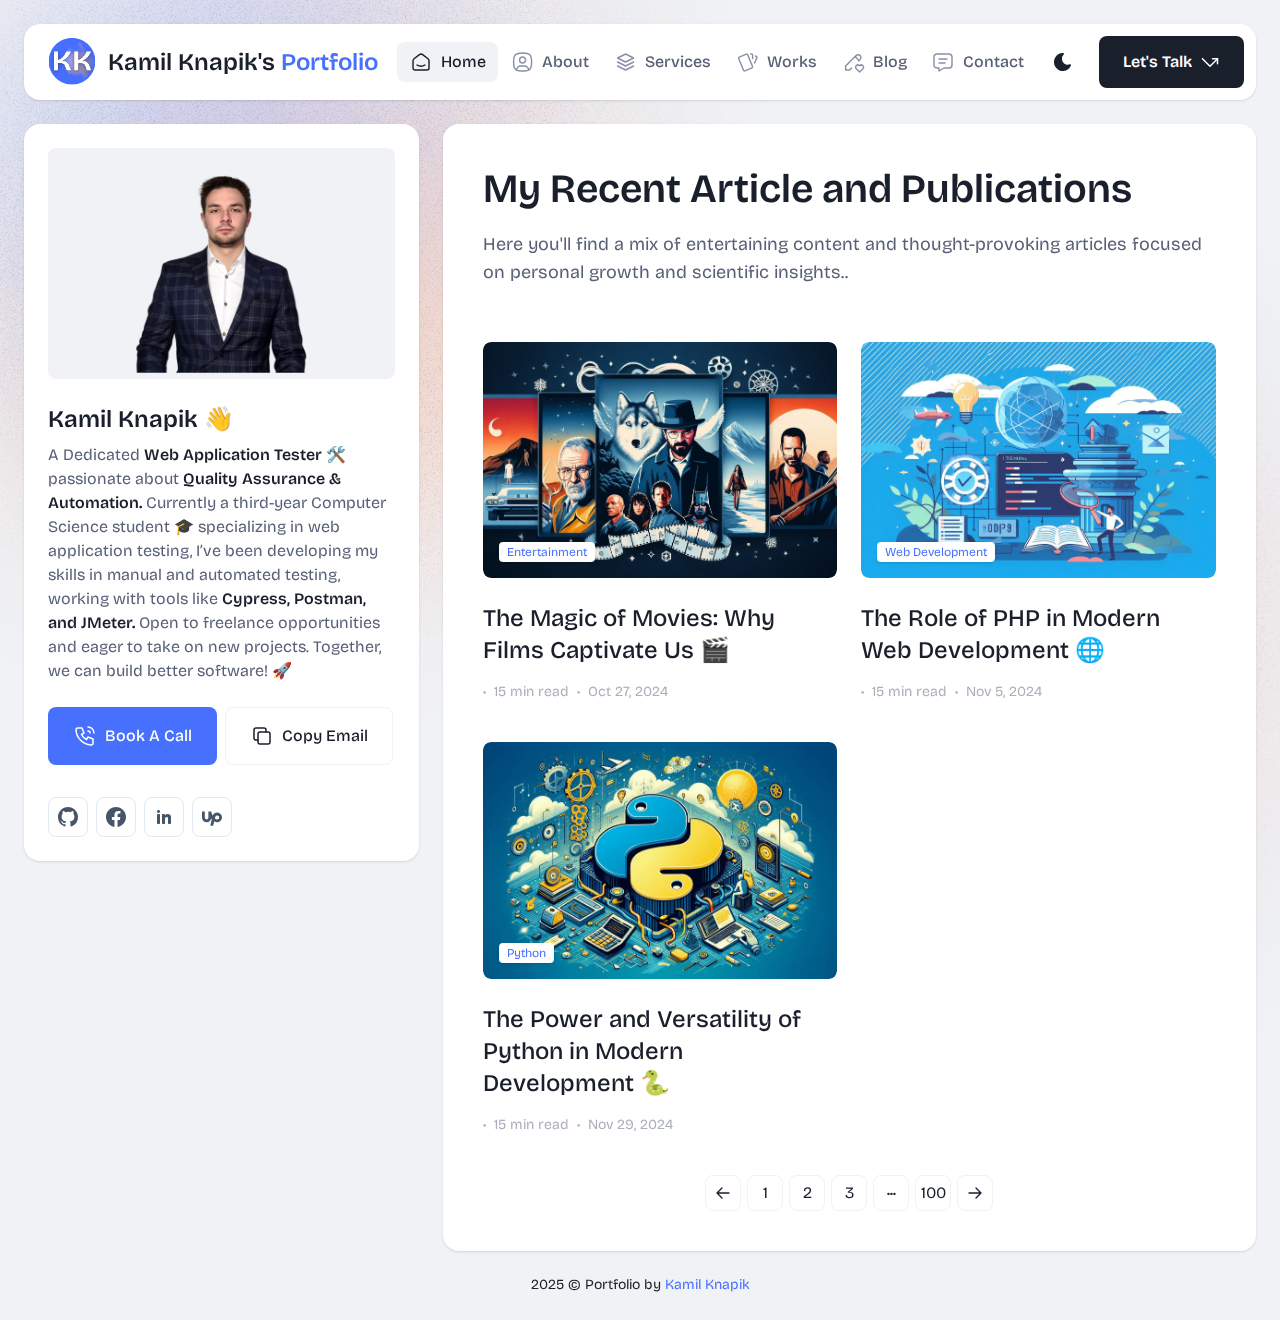
<file: blog.html>
<!DOCTYPE html>
<html lang="en" class="h-full">
  <head>
    <!-- Google tag (gtag.js) -->
    <script
      async
      src="https://www.googletagmanager.com/gtag/js?id=G-KHS8PBPZ7C"
    ></script>
    <script>
      window.dataLayer = window.dataLayer || [];
      function gtag() {
        dataLayer.push(arguments);
      }
      gtag("js", new Date());

      gtag("config", "G-KHS8PBPZ7C");
    </script>

    <link rel="canonical" href="https://kamknap.github.io/blog.html" />

    <!-- Required meta tags -->
    <meta charset="UTF-8" />
    <meta name="viewport" content="width=device-width, initial-scale=1.0" />
    <meta http-equiv="X-UA-Compatible" content="ie=edge" />

    <!-- Open Graph meta tags -->
    <meta property="og:title" content="Blog - Kamil Knapik" />
    <meta
      property="og:description"
      content="Explore my latest blog posts on software development, personal growth, and tech trends. Dive into my thoughts and experiences."
    />
    <meta property="og:image"
    content="https://kamknap.github.io/assets/img/open-graph.png?version=2">
    <meta property="og:image:alt" content="Logo of Kamil Knapik Portfolio" />
    <meta property="og:url" content="https://kamknap.github.io/blog.html" />
    <meta property="og:type" content="website" />

    <!-- Twitter Card meta tags -->
    <meta name="twitter:card" content="summary_large_image" />
    <meta name="twitter:title" content="Blog - Kamil Knapik" />
    <meta
      name="twitter:description"
      content="Explore my latest blog posts on software development, personal growth, and tech trends. Dive into my thoughts and experiences."
    />
    <meta
      name="twitter:image"
      content="https://kamknap.github.io/assets/img/open-graph.png?version=2"
    />
    <meta name="twitter:image:alt" content="Logo of Kamil Knapik Portfolio" />

    <!-- Title and Description for non-JavaScript environments -->
    <title>Kamil Knapik's Portfolio - Blog</title>
    <meta
      name="description"
      content="Explore my latest blog posts on software development, personal growth, and tech trends. Dive into my thoughts and experiences."
    />

    <!-- Favicon -->
    <link rel="icon" href="assets/img/logo-nowe.svg" type="image/svg+xml" />
    <link rel="icon" href="assets/img/logo-nowe.png" type="image/png" />

    <!-- Fonts -->
    <link rel="preconnect" href="https://fonts.googleapis.com" />
    <link rel="preconnect" href="https://fonts.gstatic.com" crossorigin />
    <link
      href="https://fonts.googleapis.com/css2?family=Bricolage+Grotesque:opsz,wght@12..96,300;12..96,400;12..96,500;12..96,600;12..96,700&display=swap"
      rel="stylesheet"
    />

    <!-- Styles -->
    <link
      rel="stylesheet"
      type="text/css"
      href="./assets/css/swiper-bundle.min.css"
    />
    <link
      rel="stylesheet"
      type="text/css"
      href="./assets/css/venobox.min.css"
    />
    <link rel="stylesheet" type="text/css" href="./assets/css/style.css" />
  </head>

  <body
    class="relative h-screen overflow-y-auto overflow-x-hidden bg-light text-dark dark:bg-dark-2 dark:text-light"
  >
    <div
      class="mx-auto flex max-w-screen-2xl flex-col justify-between gap-4 p-4 lg:gap-6 lg:p-6"
    >
      <!-- Header -->
      <header class="sticky top-0 z-50">
        <div class="">
          <div
            class="flex items-center justify-between rounded-2xl bg-white p-3 shadow dark:bg-black dark:shadow-dark"
          >
            <!-- Logo -->
            <a
              href="index.html"
              class="inline-flex items-center gap-3 px-3 text-2xl font-semibold text-dark dark:text-white"
            >
              <img
                src="assets/img/logo-nowe.svg"
                alt="Favicon"
                class="h-12 w-12 text-primary lg:h-12 lg:w-12"
              />

              <h1>
                <span>
                  Kamil Knapik's<span class="text-primary"> Portfolio</span>
                </span>
              </h1>
            </a>

            <!-- Navigation menu -->
            <ul
              class="hidden flex-1 flex-wrap items-center justify-center lg:flex"
            >
              <li class="group/menu-item active">
                <a
                  href="index.html"
                  class="group inline-flex items-center gap-2 rounded-lg px-3 py-2 text-center text-base font-medium text-muted transition hover:bg-light hover:text-dark group-[.active]/menu-item:bg-light group-[.active]/menu-item:text-dark dark:hover:bg-dark-2 dark:hover:text-white dark:group-[.active]/menu-item:bg-dark-2 dark:group-[.active]/menu-item:text-white"
                >
                  <svg
                    xmlns="http://www.w3.org/2000/svg"
                    viewBox="0 0 20 20"
                    fill="none"
                    stroke="currentColor"
                    stroke-linecap="round"
                    stroke-linejoin="round"
                    stroke-width="1.2"
                    class="h-6 w-6 text-[#8991A7] transition group-hover:text-dark group-[.active]/menu-item:text-dark dark:group-hover:text-white dark:group-[.active]/menu-item:text-white"
                  >
                    <path
                      d="M15.833 7.258 11.39 3.802a2.222 2.222 0 0 0-2.728 0L4.216 7.258a2.22 2.22 0 0 0-.858 1.754v6a1.667 1.667 0 0 0 1.667 1.667h10a1.667 1.667 0 0 0 1.667-1.666v-6c0-.686-.317-1.334-.859-1.755Z"
                    />
                    <path d="M13.333 12.5c-1.841 1.11-4.826 1.11-6.667 0" />
                  </svg>
                  <span>Home</span>
                </a>
              </li>
              <li class="group/menu-item">
                <a
                  href="about.html"
                  class="group inline-flex items-center gap-2 rounded-lg px-3 py-2 text-center text-base font-medium text-muted transition hover:bg-light hover:text-dark group-[.active]/menu-item:bg-light group-[.active]/menu-item:text-dark dark:hover:bg-dark-2 dark:hover:text-white dark:group-[.active]/menu-item:bg-dark-2 dark:group-[.active]/menu-item:text-white"
                >
                  <svg
                    xmlns="http://www.w3.org/2000/svg"
                    viewBox="0 0 20 20"
                    fill="none"
                    stroke="currentColor"
                    stroke-linecap="round"
                    stroke-linejoin="round"
                    stroke-width="1.2"
                    class="h-6 w-6 text-[#8991A7] transition group-hover:text-dark group-[.active]/menu-item:text-dark dark:group-hover:text-white dark:group-[.active]/menu-item:text-white"
                  >
                    <path
                      d="M10.5 10.833a2.5 2.5 0 1 0 0-5 2.5 2.5 0 0 0 0 5Z"
                    />
                    <path
                      d="M10.5 2.5c6 0 7.5 1.5 7.5 7.5s-1.5 7.5-7.5 7.5S3 16 3 10s1.5-7.5 7.5-7.5Z"
                    />
                    <path
                      d="M5.5 16.708v-.041a3.333 3.333 0 0 1 3.333-3.334h3.334a3.333 3.333 0 0 1 3.333 3.334v.041"
                    />
                  </svg>
                  <span>About</span>
                </a>
              </li>
              <li class="group/menu-item">
                <a
                  href="services.html"
                  class="group inline-flex items-center gap-2 rounded-lg px-3 py-2 text-center text-base font-medium text-muted transition hover:bg-light hover:text-dark group-[.active]/menu-item:bg-light group-[.active]/menu-item:text-dark dark:hover:bg-dark-2 dark:hover:text-white dark:group-[.active]/menu-item:bg-dark-2 dark:group-[.active]/menu-item:text-white"
                >
                  <svg
                    xmlns="http://www.w3.org/2000/svg"
                    viewBox="0 0 20 20"
                    fill="none"
                    stroke="currentColor"
                    stroke-linecap="round"
                    stroke-linejoin="round"
                    stroke-width="1.2"
                    class="h-6 w-6 text-[#8991A7] transition group-hover:text-dark group-[.active]/menu-item:text-dark dark:group-hover:text-white dark:group-[.active]/menu-item:text-white"
                  >
                    <path
                      d="M10.5 3.333 3.833 6.667 10.5 10l6.667-3.333L10.5 3.333ZM3.833 10l6.667 3.333L17.167 10M3.833 13.333l6.667 3.334 6.667-3.334"
                    />
                  </svg>
                  <span>Services</span>
                </a>
              </li>
              <li class="group/menu-item">
                <a
                  href="portfolio.html"
                  class="group inline-flex items-center gap-2 rounded-lg px-3 py-2 text-center text-base font-medium text-muted transition hover:bg-light hover:text-dark group-[.active]/menu-item:bg-light group-[.active]/menu-item:text-dark dark:hover:bg-dark-2 dark:hover:text-white dark:group-[.active]/menu-item:bg-dark-2 dark:group-[.active]/menu-item:text-white"
                >
                  <svg
                    xmlns="http://www.w3.org/2000/svg"
                    viewBox="0 0 20 20"
                    fill="none"
                    stroke="currentColor"
                    stroke-linecap="round"
                    stroke-linejoin="round"
                    stroke-width="1.2"
                    class="h-6 w-6 text-[#8991A7] transition group-hover:text-dark group-[.active]/menu-item:text-dark dark:group-hover:text-white dark:group-[.active]/menu-item:text-white"
                  >
                    <path
                      d="m3.503 5.998 5.949-2.591a.8.8 0 0 1 1.058.439l4.103 9.918a.834.834 0 0 1-.428 1.087l-5.948 2.59a.8.8 0 0 1-1.059-.438l-4.103-9.92a.833.833 0 0 1 .428-1.085ZM13 3.333h.833a.833.833 0 0 1 .834.834v2.916M17.167 5c.22.093.433.18.64.263a.833.833 0 0 1 .442 1.092l-1.915 4.478"
                    />
                  </svg>
                  <span>Works</span>
                </a>
              </li>
              <li class="group/menu-item">
                <a
                  href="blog.html"
                  class="group inline-flex items-center gap-2 rounded-lg px-3 py-2 text-center text-base font-medium text-muted transition hover:bg-light hover:text-dark group-[.active]/menu-item:bg-light group-[.active]/menu-item:text-dark dark:hover:bg-dark-2 dark:hover:text-white dark:group-[.active]/menu-item:bg-dark-2 dark:group-[.active]/menu-item:text-white"
                >
                  <svg
                    xmlns="http://www.w3.org/2000/svg"
                    viewBox="0 0 20 20"
                    fill="none"
                    stroke="currentColor"
                    stroke-linecap="round"
                    stroke-linejoin="round"
                    stroke-width="1.2"
                    class="h-6 w-6 text-[#8991A7] transition group-hover:text-dark group-[.active]/menu-item:text-dark dark:group-hover:text-white dark:group-[.active]/menu-item:text-white"
                  >
                    <path
                      d="m14.667 9.167 1.25-1.25a2.357 2.357 0 1 0-3.333-3.334l-8.75 8.75v3.334h3.333L8.834 15m2.916-9.583 3.333 3.333m.417 9.583 2.792-2.736a1.785 1.785 0 0 0 .004-2.56 1.87 1.87 0 0 0-2.608-.005l-.186.184-.186-.184a1.869 1.869 0 0 0-2.607-.005 1.787 1.787 0 0 0-.005 2.56l2.796 2.746Z"
                    />
                  </svg>
                  <span>Blog</span>
                </a>
              </li>
              <li class="group/menu-item">
                <a
                  href="contact.html"
                  class="group inline-flex items-center gap-2 rounded-lg px-3 py-2 text-center text-base font-medium text-muted transition hover:bg-light hover:text-dark group-[.active]/menu-item:bg-light group-[.active]/menu-item:text-dark dark:hover:bg-dark-2 dark:hover:text-white dark:group-[.active]/menu-item:bg-dark-2 dark:group-[.active]/menu-item:text-white"
                >
                  <svg
                    xmlns="http://www.w3.org/2000/svg"
                    viewBox="0 0 20 20"
                    fill="none"
                    stroke="currentColor"
                    stroke-linecap="round"
                    stroke-linejoin="round"
                    stroke-width="1.2"
                    class="h-6 w-6 text-[#8991A7] transition group-hover:text-dark group-[.active]/menu-item:text-dark dark:group-hover:text-white dark:group-[.active]/menu-item:text-white"
                  >
                    <path
                      d="M6.667 7.5h6.666m-6.666 3.333h5M15 3.333a2.5 2.5 0 0 1 2.5 2.5V12.5A2.5 2.5 0 0 1 15 15h-4.167l-4.166 2.5V15H5a2.5 2.5 0 0 1-2.5-2.5V5.833a2.5 2.5 0 0 1 2.5-2.5h10Z"
                    />
                  </svg>
                  <span>Contact</span>
                </a>
              </li>
            </ul>

            <!-- Header buttons -->
            <div class="hidden items-center gap-4 lg:flex">
              <!-- Theme appearance toggler -->
              <div class="">
                <button
                  type="button"
                  class="hs-dark-mode group flex h-10 w-10 items-center justify-center rounded-lg text-center font-medium text-dark transition hover:bg-light hs-dark-mode-active:hidden dark:text-gray-400 dark:hover:text-gray-500"
                  data-hs-theme-click-value="dark"
                >
                  <svg
                    xmlns="http://www.w3.org/2000/svg"
                    fill="currentColor"
                    viewBox="0 0 24 24"
                    class="h-6 w-6"
                  >
                    <path
                      d="M11.8 3a8.656 8.656 0 0 0-4.523 1.28A8.918 8.918 0 0 0 4.04 7.756a9.167 9.167 0 0 0 .44 9.24 8.863 8.863 0 0 0 3.553 3.137 8.633 8.633 0 0 0 4.624.824 8.69 8.69 0 0 0 4.381-1.723 8.973 8.973 0 0 0 2.892-3.78c.3-.738-.419-1.48-1.142-1.179a5.604 5.604 0 0 1-3.892.15 5.74 5.74 0 0 1-3.083-2.431 5.956 5.956 0 0 1-.848-3.886c.17-1.357.8-2.61 1.78-3.541l.069-.072c.485-.567.099-1.488-.668-1.488h-.234l-.06-.005L11.8 3Z"
                    />
                  </svg>
                </button>
                <button
                  type="button"
                  class="hs-dark-mode group hidden h-10 w-10 items-center justify-center rounded-lg text-center font-medium text-dark transition hover:bg-light hs-dark-mode-active:flex dark:text-[#FD7E41] dark:hover:bg-dark dark:hover:text-[#FD7E41]"
                  data-hs-theme-click-value="light"
                >
                  <svg
                    xmlns="http://www.w3.org/2000/svg"
                    fill="currentColor"
                    viewBox="0 0 20 20"
                    class="h-6 w-6"
                  >
                    <path
                      d="M10 15.833a.833.833 0 0 1 .828.736l.005.098v.833a.833.833 0 0 1-1.66.097l-.006-.097v-.833a.833.833 0 0 1 .833-.834Zm5.26-1.741.08.069.582.583a.833.833 0 0 1-1.1 1.248l-.078-.07-.583-.583a.833.833 0 0 1 1.015-1.306l.085.059Zm-9.42.068a.833.833 0 0 1 .068 1.1l-.069.08-.583.582a.833.833 0 0 1-1.248-1.1l.07-.078.583-.583a.833.833 0 0 1 1.178 0ZM3.333 9.167a.833.833 0 0 1 .098 1.66l-.098.006H2.5a.833.833 0 0 1-.098-1.66l.098-.006h.833Zm14.167 0a.833.833 0 0 1 .098 1.66l-.098.006h-.833a.833.833 0 0 1-.098-1.66l.098-.006h.833ZM5.178 4.008l.078.07.583.583a.833.833 0 0 1-1.1 1.247l-.078-.069-.583-.583A.833.833 0 0 1 5.092 3.95l.086.058Zm10.744.069a.833.833 0 0 1 .07 1.1l-.07.079-.583.583a.833.833 0 0 1-1.247-1.1l.069-.078.583-.584a.833.833 0 0 1 1.178 0ZM10 1.667a.833.833 0 0 1 .828.736l.005.097v.833a.833.833 0 0 1-1.66.098l-.006-.098V2.5A.833.833 0 0 1 10 1.667Zm0 4.166a4.167 4.167 0 1 1-4.163 4.348L5.833 10l.004-.18A4.167 4.167 0 0 1 10 5.832Z"
                    />
                  </svg>
                </button>
              </div>

              <a
                href="contact.html"
                class="inline-flex items-center gap-2 rounded-lg bg-dark px-6 py-4 text-center text-base font-semibold leading-tight text-white transition hover:bg-primary dark:bg-dark-2 dark:text-white dark:hover:bg-primary dark:hover:text-white"
              >
                <span>Let's Talk</span>
                <svg
                  xmlns="http://www.w3.org/2000/svg"
                  fill="none"
                  viewBox="0 0 20 20"
                  stroke="currentColor"
                  stroke-linecap="round"
                  stroke-linejoin="round"
                  stroke-width="1.5"
                  class="h-5 w-5"
                >
                  <path d="M17.5 11.667v-5h-5" />
                  <path d="m17.5 6.667-7.5 7.5-7.5-7.5" />
                </svg>
              </a>
            </div>

            <!-- Navigation toggler -->
            <button
              type="button"
              class="text-dark transition dark:text-white/70 lg:hidden"
              data-hs-overlay="#mobile-menu"
              aria-controls="mobile-menu"
              aria-label="Toggle navigation"
            >
              <span class="sr-only">Toggle Navigation</span>
              <svg
                class="h-9 w-9 flex-shrink-0"
                fill="currentColor"
                viewBox="0 0 16 16"
              >
                <path
                  fill-rule="evenodd"
                  d="M2.5 12a.5.5 0 0 1 .5-.5h10a.5.5 0 0 1 0 1H3a.5.5 0 0 1-.5-.5zm0-4a.5.5 0 0 1 .5-.5h10a.5.5 0 0 1 0 1H3a.5.5 0 0 1-.5-.5zm0-4a.5.5 0 0 1 .5-.5h10a.5.5 0 0 1 0 1H3a.5.5 0 0 1-.5-.5z"
                />
              </svg>
            </button>
          </div>
        </div>
      </header>
      <!-- Header end -->

      <!-- Mobile menu -->
      <div
        id="mobile-menu"
        class="hs-overlay fixed bottom-0 start-0 top-0 z-[60] hidden h-full w-64 -translate-x-full transform overflow-y-auto bg-white transition-all duration-300 hs-overlay-open:translate-x-0 dark:bg-black [&::-webkit-scrollbar-thumb]:rounded-full [&::-webkit-scrollbar-thumb]:bg-gray-300 [&::-webkit-scrollbar-track]:bg-gray-100 [&::-webkit-scrollbar]:w-2"
      >
        <div class="flex h-full flex-col justify-between gap-5 p-5">
          <div class="">
            <!-- Logo -->
            <a
              href="index.html"
              class="inline-flex items-center gap-3 px-3 text-2xl font-semibold text-dark dark:text-white"
            >
              <img
                src="assets/img/logo-nowe.svg"
                alt="Favicon"
                class="h-12 w-12 text-primary lg:h-12 lg:w-12"
              />

              <span>
                Kamil Knapik's<span class="text-primary"> Portfolio</span>
              </span>
            </a>
          </div>

          <ul class="mt-4 flex flex-1 flex-col gap-2">
            <li class="group/menu-item">
              <a
                href="index.html"
                class="group inline-flex w-full items-center gap-2 rounded-lg px-3 py-2 text-center text-base font-medium text-muted transition hover:bg-light hover:text-dark group-[.active]/menu-item:bg-light group-[.active]/menu-item:text-dark dark:hover:bg-dark-2 dark:hover:text-white dark:group-[.active]/menu-item:bg-dark-2 dark:group-[.active]/menu-item:text-white"
              >
                <svg
                  xmlns="http://www.w3.org/2000/svg"
                  viewBox="0 0 20 20"
                  fill="none"
                  stroke="currentColor"
                  stroke-linecap="round"
                  stroke-linejoin="round"
                  stroke-width="1.2"
                  class="h-6 w-6 text-[#8991A7] transition group-hover:text-dark group-[.active]/menu-item:text-dark dark:group-hover:text-white dark:group-[.active]/menu-item:text-white"
                >
                  <path
                    d="M15.833 7.258 11.39 3.802a2.222 2.222 0 0 0-2.728 0L4.216 7.258a2.22 2.22 0 0 0-.858 1.754v6a1.667 1.667 0 0 0 1.667 1.667h10a1.667 1.667 0 0 0 1.667-1.666v-6c0-.686-.317-1.334-.859-1.755Z"
                  />
                  <path d="M13.333 12.5c-1.841 1.11-4.826 1.11-6.667 0" />
                </svg>
                <span>Home</span>
              </a>
            </li>
            <li class="group/menu-item">
              <a
                href="about.html"
                class="group inline-flex w-full items-center gap-2 rounded-lg px-3 py-2 text-center text-base font-medium text-muted transition hover:bg-light hover:text-dark group-[.active]/menu-item:bg-light group-[.active]/menu-item:text-dark dark:hover:bg-dark-2 dark:hover:text-white dark:group-[.active]/menu-item:bg-dark-2 dark:group-[.active]/menu-item:text-white"
              >
                <svg
                  xmlns="http://www.w3.org/2000/svg"
                  viewBox="0 0 20 20"
                  fill="none"
                  stroke="currentColor"
                  stroke-linecap="round"
                  stroke-linejoin="round"
                  stroke-width="1.2"
                  class="h-6 w-6 text-[#8991A7] transition group-hover:text-dark group-[.active]/menu-item:text-dark dark:group-hover:text-white dark:group-[.active]/menu-item:text-white"
                >
                  <path d="M10.5 10.833a2.5 2.5 0 1 0 0-5 2.5 2.5 0 0 0 0 5Z" />
                  <path
                    d="M10.5 2.5c6 0 7.5 1.5 7.5 7.5s-1.5 7.5-7.5 7.5S3 16 3 10s1.5-7.5 7.5-7.5Z"
                  />
                  <path
                    d="M5.5 16.708v-.041a3.333 3.333 0 0 1 3.333-3.334h3.334a3.333 3.333 0 0 1 3.333 3.334v.041"
                  />
                </svg>
                <span>About</span>
              </a>
            </li>
            <li class="group/menu-item">
              <a
                href="services.html"
                class="group inline-flex w-full items-center gap-2 rounded-lg px-3 py-2 text-center text-base font-medium text-muted transition hover:bg-light hover:text-dark group-[.active]/menu-item:bg-light group-[.active]/menu-item:text-dark dark:hover:bg-dark-2 dark:hover:text-white dark:group-[.active]/menu-item:bg-dark-2 dark:group-[.active]/menu-item:text-white"
              >
                <svg
                  xmlns="http://www.w3.org/2000/svg"
                  viewBox="0 0 20 20"
                  fill="none"
                  stroke="currentColor"
                  stroke-linecap="round"
                  stroke-linejoin="round"
                  stroke-width="1.2"
                  class="h-6 w-6 text-[#8991A7] transition group-hover:text-dark group-[.active]/menu-item:text-dark dark:group-hover:text-white dark:group-[.active]/menu-item:text-white"
                >
                  <path
                    d="M10.5 3.333 3.833 6.667 10.5 10l6.667-3.333L10.5 3.333ZM3.833 10l6.667 3.333L17.167 10M3.833 13.333l6.667 3.334 6.667-3.334"
                  />
                </svg>
                <span>Services</span>
              </a>
            </li>
            <li class="group/menu-item">
              <a
                href="portfolio.html"
                class="group inline-flex w-full items-center gap-2 rounded-lg px-3 py-2 text-center text-base font-medium text-muted transition hover:bg-light hover:text-dark group-[.active]/menu-item:bg-light group-[.active]/menu-item:text-dark dark:hover:bg-dark-2 dark:hover:text-white dark:group-[.active]/menu-item:bg-dark-2 dark:group-[.active]/menu-item:text-white"
              >
                <svg
                  xmlns="http://www.w3.org/2000/svg"
                  viewBox="0 0 20 20"
                  fill="none"
                  stroke="currentColor"
                  stroke-linecap="round"
                  stroke-linejoin="round"
                  stroke-width="1.2"
                  class="h-6 w-6 text-[#8991A7] transition group-hover:text-dark group-[.active]/menu-item:text-dark dark:group-hover:text-white dark:group-[.active]/menu-item:text-white"
                >
                  <path
                    d="m3.503 5.998 5.949-2.591a.8.8 0 0 1 1.058.439l4.103 9.918a.834.834 0 0 1-.428 1.087l-5.948 2.59a.8.8 0 0 1-1.059-.438l-4.103-9.92a.833.833 0 0 1 .428-1.085ZM13 3.333h.833a.833.833 0 0 1 .834.834v2.916M17.167 5c.22.093.433.18.64.263a.833.833 0 0 1 .442 1.092l-1.915 4.478"
                  />
                </svg>
                <span>Works</span>
              </a>
            </li>
            <li class="group/menu-item active">
              <a
                href="blog.html"
                class="group inline-flex w-full items-center gap-2 rounded-lg px-3 py-2 text-center text-base font-medium text-muted transition hover:bg-light hover:text-dark group-[.active]/menu-item:bg-light group-[.active]/menu-item:text-dark dark:hover:bg-dark-2 dark:hover:text-white dark:group-[.active]/menu-item:bg-dark-2 dark:group-[.active]/menu-item:text-white"
              >
                <svg
                  xmlns="http://www.w3.org/2000/svg"
                  viewBox="0 0 20 20"
                  fill="none"
                  stroke="currentColor"
                  stroke-linecap="round"
                  stroke-linejoin="round"
                  stroke-width="1.2"
                  class="h-6 w-6 text-[#8991A7] transition group-hover:text-dark group-[.active]/menu-item:text-dark dark:group-hover:text-white dark:group-[.active]/menu-item:text-white"
                >
                  <path
                    d="m14.667 9.167 1.25-1.25a2.357 2.357 0 1 0-3.333-3.334l-8.75 8.75v3.334h3.333L8.834 15m2.916-9.583 3.333 3.333m.417 9.583 2.792-2.736a1.785 1.785 0 0 0 .004-2.56 1.87 1.87 0 0 0-2.608-.005l-.186.184-.186-.184a1.869 1.869 0 0 0-2.607-.005 1.787 1.787 0 0 0-.005 2.56l2.796 2.746Z"
                  />
                </svg>
                <span>Blog</span>
              </a>
            </li>
            <li class="group/menu-item">
              <a
                href="contact.html"
                class="group inline-flex w-full items-center gap-2 rounded-lg px-3 py-2 text-center text-base font-medium text-muted transition hover:bg-light hover:text-dark group-[.active]/menu-item:bg-light group-[.active]/menu-item:text-dark dark:hover:bg-dark-2 dark:hover:text-white dark:group-[.active]/menu-item:bg-dark-2 dark:group-[.active]/menu-item:text-white"
              >
                <svg
                  xmlns="http://www.w3.org/2000/svg"
                  viewBox="0 0 20 20"
                  fill="none"
                  stroke="currentColor"
                  stroke-linecap="round"
                  stroke-linejoin="round"
                  stroke-width="1.2"
                  class="h-6 w-6 text-[#8991A7] transition group-hover:text-dark group-[.active]/menu-item:text-dark dark:group-hover:text-white dark:group-[.active]/menu-item:text-white"
                >
                  <path
                    d="M6.667 7.5h6.666m-6.666 3.333h5M15 3.333a2.5 2.5 0 0 1 2.5 2.5V12.5A2.5 2.5 0 0 1 15 15h-4.167l-4.166 2.5V15H5a2.5 2.5 0 0 1-2.5-2.5V5.833a2.5 2.5 0 0 1 2.5-2.5h10Z"
                  />
                </svg>
                <span>Contact</span>
              </a>
            </li>
          </ul>

          <div class="flex flex-col gap-3">
            <button
              data-hs-theme-click-value="dark"
              class="hs-dark-mode flex w-full items-center justify-start gap-2 rounded-lg px-4 py-2 text-center text-sm text-muted transition hover:bg-light hs-dark-mode-active:hidden dark:hover:bg-dark dark:hover:text-white"
            >
              <svg
                xmlns="http://www.w3.org/2000/svg"
                fill="currentColor"
                viewBox="0 0 24 24"
                class="h-6 w-6"
              >
                <path
                  d="M11.8 3a8.656 8.656 0 0 0-4.523 1.28A8.918 8.918 0 0 0 4.04 7.756a9.167 9.167 0 0 0 .44 9.24 8.863 8.863 0 0 0 3.553 3.137 8.633 8.633 0 0 0 4.624.824 8.69 8.69 0 0 0 4.381-1.723 8.973 8.973 0 0 0 2.892-3.78c.3-.738-.419-1.48-1.142-1.179a5.604 5.604 0 0 1-3.892.15 5.74 5.74 0 0 1-3.083-2.431 5.956 5.956 0 0 1-.848-3.886c.17-1.357.8-2.61 1.78-3.541l.069-.072c.485-.567.099-1.488-.668-1.488h-.234l-.06-.005L11.8 3Z"
                />
              </svg>

              <span>Change appearance</span>
            </button>

            <button
              data-hs-theme-click-value="light"
              class="hs-dark-mode hidden w-full items-center justify-start gap-2 rounded-lg px-4 py-2 text-center text-sm text-muted transition hover:bg-light hs-dark-mode-active:flex dark:hover:bg-dark dark:hover:text-white"
            >
              <svg
                xmlns="http://www.w3.org/2000/svg"
                fill="currentColor"
                viewBox="0 0 24 24"
                class="h-6 w-6"
              >
                <path
                  d="M10 15.833a.833.833 0 0 1 .828.736l.005.098v.833a.833.833 0 0 1-1.66.097l-.006-.097v-.833a.833.833 0 0 1 .833-.834Zm5.26-1.741.08.069.582.583a.833.833 0 0 1-1.1 1.248l-.078-.07-.583-.583a.833.833 0 0 1 1.015-1.306l.085.059Zm-9.42.068a.833.833 0 0 1 .068 1.1l-.069.08-.583.582a.833.833 0 0 1-1.248-1.1l.07-.078.583-.583a.833.833 0 0 1 1.178 0ZM3.333 9.167a.833.833 0 0 1 .098 1.66l-.098.006H2.5a.833.833 0 0 1-.098-1.66l.098-.006h.833Zm14.167 0a.833.833 0 0 1 .098 1.66l-.098.006h-.833a.833.833 0 0 1-.098-1.66l.098-.006h.833ZM5.178 4.008l.078.07.583.583a.833.833 0 0 1-1.1 1.247l-.078-.069-.583-.583A.833.833 0 0 1 5.092 3.95l.086.058Zm10.744.069a.833.833 0 0 1 .07 1.1l-.07.079-.583.583a.833.833 0 0 1-1.247-1.1l.069-.078.583-.584a.833.833 0 0 1 1.178 0ZM10 1.667a.833.833 0 0 1 .828.736l.005.097v.833a.833.833 0 0 1-1.66.098l-.006-.098V2.5A.833.833 0 0 1 10 1.667Zm0 4.166a4.167 4.167 0 1 1-4.163 4.348L5.833 10l.004-.18A4.167 4.167 0 0 1 10 5.832Z"
                />
              </svg>

              <span>Change appearance</span>
            </button>

            <a
              href="contact.html"
              class="inline-flex w-full items-center justify-center gap-2 rounded-lg bg-dark px-6 py-4 text-center text-base font-semibold leading-tight text-white transition hover:bg-primary dark:bg-dark-2 dark:text-white dark:hover:bg-primary dark:hover:text-white"
            >
              <span>Let's Talk</span>
              <svg
                xmlns="http://www.w3.org/2000/svg"
                fill="none"
                viewBox="0 0 20 20"
                stroke="currentColor"
                stroke-linecap="round"
                stroke-linejoin="round"
                stroke-width="1.5"
                class="h-5 w-5"
              >
                <path d="M17.5 11.667v-5h-5" />
                <path d="m17.5 6.667-7.5 7.5-7.5-7.5" />
              </svg>
            </a>
          </div>
        </div>
      </div>

      <main class="grid grid-cols-1 gap-4 lg:grid-cols-3 lg:gap-6">
        <!-- Intro -->
        <div class="">
          <div
            class="rounded-2xl bg-white p-6 shadow dark:bg-black dark:shadow-dark lg:sticky lg:top-24"
          >
            <div
              class="aspect-6/4 overflow-hidden rounded-lg bg-light pt-4 text-center dark:bg-dark-2"
            >
              <img
                src="assets/img/profile.png"
                alt="profile picture"
                class="inline-block h-full w-full scale-110 object-contain object-bottom"
              />
            </div>

            <div class="mt-6">
              <h3 class="text-2xl font-semibold dark:text-light">
                Kamil Knapik 👋
              </h3>
              <p class="mt-2 text-muted dark:text-light/70">
                A Dedicated
                <span class="font-semibold text-dark dark:text-white">
                  Web Application Tester
                </span>
                🛠️ passionate about
                <span class="font-semibold text-dark dark:text-white">
                  Quality Assurance & Automation.
                </span>
                Currently a third-year Computer Science student 🎓 specializing in web application testing, I’ve been developing my skills in manual and automated testing, working with tools like
                <span class="font-semibold text-dark dark:text-white">
                  Cypress, Postman, and JMeter.
                </span>
                Open to freelance opportunities and eager to take on new projects. Together, we can build better software! 🚀
              </p>
              <!-- CTA buttons -->
              <div class="mt-6 flex flex-wrap gap-2">
                <a
                  href="https://calendar.app.google/wmZ7jcmMtbgbqkYM7"
                  target="_blank"
                  class="inline-flex items-center gap-x-2 rounded-lg border border-transparent bg-primary px-6 py-4 font-medium text-white transition hover:bg-blue-600 focus:outline-none focus:ring disabled:pointer-events-none disabled:opacity-50"
                >
                  <svg
                    xmlns="http://www.w3.org/2000/svg"
                    viewBox="0 0 24 24"
                    fill="none"
                    stroke="currentColor"
                    stroke-linecap="round"
                    stroke-linejoin="round"
                    stroke-width="1.5"
                    class="h-6 w-6"
                  >
                    <path
                      d="M5 4h4l2 5-2.5 1.5a11 11 0 0 0 5 5L15 13l5 2v4a2 2 0 0 1-2 2A16 16 0 0 1 3 6a2 2 0 0 1 2-2Zm10 3a2 2 0 0 1 2 2m-2-6a6 6 0 0 1 6 6"
                    />
                  </svg>
                  <span>Book A Call</span>
                </a>
                <button
                  type="button"
                  data-clipboard-text="knapik.kamil@outlook.com"
                  data-clipboard-action="copy"
                  data-clipboard-success-text="Copied to clipboard"
                  class="js-clipboard hs-tooltip inline-flex items-center gap-x-2 rounded-lg border border-light bg-transparent px-6 py-4 font-medium text-dark transition [--trigger:focus] hover:bg-light focus:outline-none focus:ring disabled:pointer-events-none disabled:opacity-50 dark:border-dark dark:text-light/70 dark:hover:bg-dark dark:hover:text-white"
                >
                  <svg
                    xmlns="http://www.w3.org/2000/svg"
                    viewBox="0 0 24 24"
                    fill="none"
                    stroke="currentColor"
                    stroke-linecap="round"
                    stroke-linejoin="round"
                    stroke-width="1.5"
                    class="h-6 w-6"
                  >
                    <path
                      d="M8 10a2 2 0 0 1 2-2h8a2 2 0 0 1 2 2v8a2 2 0 0 1-2 2h-8a2 2 0 0 1-2-2v-8Z"
                    />
                    <path
                      d="M16 8V6a2 2 0 0 0-2-2H6a2 2 0 0 0-2 2v8a2 2 0 0 0 2 2h2"
                    />
                  </svg>
                  <span>Copy Email</span>

                  <span
                    class="hs-tooltip-content invisible z-10 hidden rounded-lg bg-gray-900 px-2 py-1 text-xs font-medium text-white opacity-0 shadow-sm transition-opacity hs-tooltip-shown:visible hs-tooltip-shown:opacity-100 dark:bg-slate-700"
                    role="tooltip"
                  >
                    Copied to clipboard
                  </span>
                </button>
              </div>

              <!-- Social -->
              <div class="mt-8 flex flex-wrap items-center gap-2">
                <a
                  href="https://github.com/kamknap"
                  target="_blank"
                  class="flex h-10 w-10 items-center justify-center rounded-lg border border-slate-200 bg-transparent text-center text-slate-600 transition hover:text-primary focus:outline-none focus:ring disabled:pointer-events-none disabled:opacity-50 dark:border-transparent dark:bg-dark-2 dark:text-slate-500 dark:hover:text-primary"
                >
                  <svg
                    xmlns="http://www.w3.org/2000/svg"
                    viewBox="0 0 24 24"
                    fill="currentColor"
                    class="h-6 w-6"
                  >
                    <path
                      d="M12 2C6.475 2 2 6.475 2 12a9.994 9.994 0 0 0 6.838 9.488c.5.087.687-.213.687-.476 0-.237-.013-1.024-.013-1.862-2.512.463-3.162-.612-3.362-1.175-.113-.288-.6-1.175-1.025-1.413-.35-.187-.85-.65-.013-.662.788-.013 1.35.725 1.538 1.025.9 1.512 2.338 1.087 2.912.825.088-.65.35-1.087.638-1.337-2.225-.25-4.55-1.113-4.55-4.938 0-1.088.387-1.987 1.025-2.688-.1-.25-.45-1.275.1-2.65 0 0 .837-.262 2.75 1.026a9.28 9.28 0 0 1 2.5-.338c.85 0 1.7.112 2.5.337 1.912-1.3 2.75-1.024 2.75-1.024.55 1.375.2 2.4.1 2.65.637.7 1.025 1.587 1.025 2.687 0 3.838-2.337 4.688-4.562 4.938.362.312.675.912.675 1.85 0 1.337-.013 2.412-.013 2.75 0 .262.188.574.688.474A10.016 10.016 0 0 0 22 12c0-5.525-4.475-10-10-10Z"
                    />
                  </svg>
                </a>
                <a
                  href="https://www.facebook.com/kamil.knapik.520/"
                  target="_blank"
                  class="flex h-10 w-10 items-center justify-center rounded-lg border border-slate-200 bg-transparent text-center text-slate-600 transition hover:text-primary focus:outline-none focus:ring disabled:pointer-events-none disabled:opacity-50 dark:border-transparent dark:bg-dark-2 dark:text-slate-500 dark:hover:text-primary"
                >
                  <svg
                    xmlns="http://www.w3.org/2000/svg"
                    viewBox="0 0 24 24"
                    fill="currentColor"
                    class="h-6 w-6"
                  >
                    <path
                      d="M12 2C6.477 2 2 6.477 2 12c0 4.991 3.657 9.128 8.438 9.879V14.89h-2.54V12h2.54V9.797c0-2.506 1.492-3.89 3.777-3.89 1.094 0 2.238.195 2.238.195v2.46h-1.26c-1.243 0-1.63.771-1.63 1.562V12h2.773l-.443 2.89h-2.33v6.989C18.343 21.129 22 16.99 22 12c0-5.523-4.477-10-10-10Z"
                    />
                  </svg>
                </a>
                <a
                  href="https://www.linkedin.com/in/kamil-knapik-89233b269/"
                  target="_blank"
                  class="flex h-10 w-10 items-center justify-center rounded-lg border border-slate-200 bg-transparent text-center text-slate-600 transition hover:text-primary focus:outline-none focus:ring disabled:pointer-events-none disabled:opacity-50 dark:border-transparent dark:bg-dark-2 dark:text-slate-500 dark:hover:text-primary"
                >
                  <svg
                    xmlns="http://www.w3.org/2000/svg"
                    viewBox="0 0 24 24"
                    fill="currentColor"
                    class="h-6 w-6"
                  >
                    <path
                      d="M 6.5 8 C 7.32843 8 8 7.32843 8 6.5 C 8 5.67157 7.32843 5 6.5 5 C 5.67157 5 5 5.67157 5 6.5 C 5 7.32843 5.67157 8 6.5 8 Z"
                    />
                    <path
                      d="M 5 10 C 5 9.44772 5.44772 9 6 9 H 7 C 7.55228 9 8 9.44771 8 10 V 18 C 8 18.5523 7.55228 19 7 19 H 6 C 5.44772 19 5 18.5523 5 18 V 10 Z"
                    />

                    <path
                      d="M 11 19 H 12 C 12.5523 19 13 18.5523 13 18 V 13.5 C 13 12 16 11 16 13 V 18.0004 C 16 18.5527 16.4477 19 17 19 H 18 C 18.5523 19 19 18.5523 19 18 V 12 C 19 10 17.5 9 15.5 9 C 13.5 9 13 10.5 13 10.5 V 10 C 13 9.44771 12.5523 9 12 9 H 11 C 10.4477 9 10 9.44772 10 10 V 18 C 10 18.5523 10.4477 19 11 19 Z"
                    />
                  </svg>
                </a>
                <a
                href="https://www.upwork.com/freelancers/~0116242a33b76ef5cf?mp_source=share"
                target="_blank"
                class="flex h-10 w-10 items-center justify-center rounded-lg border border-slate-200 bg-transparent text-center text-slate-600 transition hover:text-primary focus:outline-none focus:ring disabled:pointer-events-none disabled:opacity-50 dark:border-transparent dark:bg-dark-2 dark:text-slate-500 dark:hover:text-primary"
              >
                <svg
                  xmlns="http://www.w3.org/2000/svg"
                  viewBox="0 0 24 24"
                  fill="currentColor"
                  class="h-6 w-6"
                >
                <g transform="matrix(0.4 0 0 0.4 12 12)" >
                  <path transform=" translate(-25, -23)" d="M 1 9 C 0.448 9 0 9.448 0 10 L 0 24.115234 C 0 30.276234 4.6829844 35.631469 10.833984 35.980469 C 16.730984 36.314469 21.747875 32.176391 22.796875 26.650391 C 23.366875 27.420391 23.94625 28.135969 24.53125 28.792969 L 21.001953 43.771484 C 20.932953 44.069484 21.002406 44.380094 21.191406 44.621094 C 21.382406 44.859094 21.670563 45 21.976562 45 L 27.095703 45 C 27.559703 45 27.959406 44.687328 28.066406 44.236328 C 28.687406 41.615328 29.660969 37.508156 30.542969 33.785156 L 31.453125 34.3125 C 33.618125 35.4335 35.815 36 38 36 C 45.192 36 50.926 29.641 49.875 22.25 C 49.179 17.354 45.414078 13.318344 40.580078 12.277344 C 34.951078 11.064344 29.525359 13.949141 27.193359 18.744141 C 27.193359 18.744141 26.934562 19.318578 26.726562 19.892578 C 25.076563 17.046578 24.107609 14.094078 23.599609 11.955078 C 23.414609 11.175078 23.137469 9.762875 23.105469 9.671875 C 22.966469 9.268875 22.589109 9 22.162109 9 L 17 9 C 16.448 9 16 9.448 16 10 L 16 24.300781 C 16 26.649781 14.287219 28.750516 11.949219 28.978516 C 9.2672187 29.240516 7 27.13 7 24.5 L 7 10 C 7 9.448 6.552 9 6 9 L 1 9 z M 38 19 C 40.757 19 43 21.243 43 24 C 43 26.757 40.757 29 38 29 C 35.775 29 33.713531 27.658281 32.269531 26.488281 C 32.796531 24.263281 33.15025 22.773047 33.15625 22.748047 C 33.72425 20.541047 35.717 19 38 19 z" stroke-linecap="round" />
                </svg>
              </a>
              </div>
            </div>
          </div>
        </div>

        <!-- Blog -->
        <div
          class="rounded-2xl bg-white p-6 shadow dark:bg-black dark:shadow-dark lg:col-span-2 lg:p-10"
        >
          <div class="">
            <h2
              class="text-3xl font-semibold leading-tight text-dark dark:text-light lg:text-[40px] lg:leading-tight"
            >
              My Recent Article and Publications
            </h2>
            <p class="mt-4 text-lg text-muted dark:text-light/70">
              Here you'll find a mix of entertaining content and
              thought-provoking articles focused on personal growth and
              scientific insights..
            </p>
          </div>

          <!-- Blog -->
          <div class="mt-10 lg:mt-14">
            <div class="grid grid-cols-1 gap-x-6 gap-y-10 md:grid-cols-2">
              <div class="">
                <div class="relative">
                  <a
                    href="article.html"
                    class="group block aspect-6/4 overflow-hidden rounded-lg"
                  >
                    <img
                      src="assets/img/blog-movies2.jpeg"
                      alt="blog 2 picture"
                      class="h-full w-full rounded-lg object-cover transition duration-700 group-hover:scale-105"
                    />
                  </a>

                  <!-- Tags -->
                  <div class="absolute bottom-4 left-4 flex flex-wrap gap-2">
                    <a
                      class="inline-flex items-center justify-center gap-2 rounded bg-white px-2 py-1 text-center text-xs leading-none text-primary shadow transition hover:bg-primary hover:text-white"
                    >
                      Entertainment
                    </a>
                  </div>
                </div>
                <div class="mt-6">
                  <h2 class="text-xl font-medium xl:text-2xl">
                    <a
                      href="article.html"
                      class="inline-block text-dark transition hover:text-primary dark:text-light/70 dark:hover:text-primary"
                    >
                      The Magic of Movies: Why Films Captivate Us 🎬
                    </a>
                  </h2>

                  <ul class="mt-4 flex flex-wrap items-center gap-2">
                    <li
                      class="relative text-sm text-muted/50 before:mr-1 before:content-['\2022'] dark:text-muted"
                    >
                      15 min read
                    </li>
                    <li
                      class="relative text-sm text-muted/50 before:mr-1 before:content-['\2022'] dark:text-muted"
                    >
                      Oct 27, 2024
                    </li>
                  </ul>
                </div>
              </div>
              <div class="">
                <div class="relative">
                  <a
                    href="articlePhp.html"
                    class="group block aspect-6/4 overflow-hidden rounded-lg"
                  >
                    <img
                      src="assets/img/blog-php2.jpeg"
                      alt="blog 1 picture"
                      class="h-full w-full rounded-lg object-cover transition duration-700 group-hover:scale-105"
                    />
                  </a>

                  <!-- Tags -->
                  <div class="absolute bottom-4 left-4 flex flex-wrap gap-2">
                    <a
                      class="inline-flex items-center justify-center gap-2 rounded bg-white px-2 py-1 text-center text-xs leading-none text-primary shadow transition hover:bg-primary hover:text-white"
                    >
                      Web Development
                    </a>
                  </div>
                </div>
                <div class="mt-6">
                  <h2 class="text-xl font-medium xl:text-2xl">
                    <a
                      href="articlePhp.html"
                      class="inline-block text-dark transition hover:text-primary dark:text-light/70 dark:hover:text-primary"
                    >
                      The Role of PHP in Modern Web Development 🌐
                    </a>
                  </h2>

                  <ul class="mt-4 flex flex-wrap items-center gap-2">
                    <li
                      class="relative text-sm text-muted/50 before:mr-1 before:content-['\2022'] dark:text-muted"
                    >
                      15 min read
                    </li>
                    <li
                      class="relative text-sm text-muted/50 before:mr-1 before:content-['\2022'] dark:text-muted"
                    >
                      Nov 5, 2024
                    </li>
                  </ul>
                </div>
              </div>

              <div class="">
                <div class="relative">
                  <a
                    href="articlePython.html"
                    class="group block aspect-6/4 overflow-hidden rounded-lg"
                  >
                    <img
                      src="assets/img/blog-pyhton-2.jpeg"
                      alt="blog 1 picture"
                      class="h-full w-full rounded-lg object-cover transition duration-700 group-hover:scale-105"
                    />
                  </a>

                  <!-- Tags -->
                  <div class="absolute bottom-4 left-4 flex flex-wrap gap-2">
                    <a
                      class="inline-flex items-center justify-center gap-2 rounded bg-white px-2 py-1 text-center text-xs leading-none text-primary shadow transition hover:bg-primary hover:text-white"
                    >
                      Python
                    </a>
                  </div>
                </div>
                <div class="mt-6">
                  <h2 class="text-xl font-medium xl:text-2xl">
                    <a
                      href="articlePython.html"
                      class="inline-block text-dark transition hover:text-primary dark:text-light/70 dark:hover:text-primary"
                    >
                      The Power and Versatility of Python in Modern Development
                      🐍
                    </a>
                  </h2>

                  <ul class="mt-4 flex flex-wrap items-center gap-2">
                    <li
                      class="relative text-sm text-muted/50 before:mr-1 before:content-['\2022'] dark:text-muted"
                    >
                      15 min read
                    </li>
                    <li
                      class="relative text-sm text-muted/50 before:mr-1 before:content-['\2022'] dark:text-muted"
                    >
                      Nov 29, 2024
                    </li>
                  </ul>
                </div>
              </div>
            </div>

            <!-- Pagination -->
            <nav class="mt-10 flex items-center justify-center gap-1.5">
              <button
                type="button"
                class="inline-flex min-h-9 min-w-9 items-center justify-center rounded-lg border border-light text-center text-dark transition hover:border-primary hover:text-primary focus:outline-none focus:ring-2 disabled:pointer-events-none disabled:opacity-50 dark:border-dark dark:text-muted dark:hover:border-primary dark:hover:text-primary"
              >
                <svg
                  xmlns="http://www.w3.org/2000/svg"
                  fill="none"
                  viewBox="0 0 24 24"
                  stroke-width="2"
                  stroke="currentColor"
                  class="h-4 w-4"
                >
                  <path
                    stroke-linecap="round"
                    stroke-linejoin="round"
                    d="M10.5 19.5 3 12m0 0 7.5-7.5M3 12h18"
                  />
                </svg>

                <span aria-hidden="true" class="sr-only">Previous</span>
              </button>
              <button
                type="button"
                class="inline-flex min-h-9 min-w-9 items-center justify-center rounded-lg border border-light text-center text-dark transition hover:border-primary hover:text-primary focus:outline-none focus:ring-2 disabled:pointer-events-none disabled:opacity-50 dark:border-dark dark:text-muted dark:hover:border-primary dark:hover:text-primary"
                aria-current="page"
              >
                1
              </button>
              <button
                type="button"
                class="inline-flex min-h-9 min-w-9 items-center justify-center rounded-lg border border-light text-center text-dark transition hover:border-primary hover:text-primary focus:outline-none focus:ring-2 disabled:pointer-events-none disabled:opacity-50 dark:border-dark dark:text-muted dark:hover:border-primary dark:hover:text-primary"
              >
                2
              </button>
              <button
                type="button"
                class="inline-flex min-h-9 min-w-9 items-center justify-center rounded-lg border border-light text-center text-dark transition hover:border-primary hover:text-primary focus:outline-none focus:ring-2 disabled:pointer-events-none disabled:opacity-50 dark:border-dark dark:text-muted dark:hover:border-primary dark:hover:text-primary"
              >
                3
              </button>
              <div class="hs-tooltip inline-block">
                <button
                  type="button"
                  class="hs-tooltip-toggle group inline-flex min-h-9 min-w-9 items-center justify-center rounded-lg border border-light text-center text-dark transition hover:border-primary hover:text-primary focus:outline-none focus:ring-2 disabled:pointer-events-none disabled:opacity-50 dark:border-dark dark:text-muted dark:hover:border-primary dark:hover:text-primary"
                >
                  <span class="text-xs group-hover:hidden">•••</span>
                  <svg
                    class="hidden h-5 w-5 flex-shrink-0 group-hover:block"
                    xmlns="http://www.w3.org/2000/svg"
                    width="24"
                    height="24"
                    viewBox="0 0 24 24"
                    fill="none"
                    stroke="currentColor"
                    stroke-width="2"
                    stroke-linecap="round"
                    stroke-linejoin="round"
                  >
                    <path d="m6 17 5-5-5-5" />
                    <path d="m13 17 5-5-5-5" />
                  </svg>
                  <span
                    class="hs-tooltip-content invisible absolute z-10 inline-block rounded bg-gray-900 px-2 py-1 text-xs font-medium text-white opacity-0 shadow-sm transition-opacity hs-tooltip-shown:visible hs-tooltip-shown:opacity-100 dark:bg-slate-700"
                    role="tooltip"
                  >
                    Next 4 pages
                  </span>
                </button>
              </div>
              <button
                type="button"
                class="inline-flex min-h-9 min-w-9 items-center justify-center rounded-lg border border-light text-center text-dark transition hover:border-primary hover:text-primary focus:outline-none focus:ring-2 disabled:pointer-events-none disabled:opacity-50 dark:border-dark dark:text-muted dark:hover:border-primary dark:hover:text-primary"
              >
                100
              </button>
              <button
                type="button"
                class="inline-flex min-h-9 min-w-9 items-center justify-center rounded-lg border border-light text-center text-dark transition hover:border-primary hover:text-primary focus:outline-none focus:ring-2 disabled:pointer-events-none disabled:opacity-50 dark:border-dark dark:text-muted dark:hover:border-primary dark:hover:text-primary"
              >
                <span aria-hidden="true" class="sr-only">Next</span>

                <svg
                  xmlns="http://www.w3.org/2000/svg"
                  fill="none"
                  viewBox="0 0 24 24"
                  stroke-width="2"
                  stroke="currentColor"
                  class="h-4 w-4"
                >
                  <path
                    stroke-linecap="round"
                    stroke-linejoin="round"
                    d="M13.5 4.5 21 12m0 0-7.5 7.5M21 12H3"
                  />
                </svg>
              </button>
            </nav>
            <!-- End Pagination -->
          </div>
        </div>
      </main>

      <!-- Footer -->
      <footer class="text-center">
        <p class="text-sm dark:text-light/70">
          2025 © Portfolio by
          <a
            href="#"
            class="inline-block border-b border-b-transparent text-primary transition hover:border-b-primary hover:text-blue-600"
          >
            Kamil Knapik
          </a>
        </p>
      </footer>
    </div>

    <div class="shapes">
      <div
        class="fixed -left-1/2 -top-1/2 -z-10 animate-spin-very-slow xl:-left-[20%] xl:-top-1/3"
      >
        <img
          src="assets/img/gradient-1.png"
          alt="gradient 1 picture"
          class=""
        />
      </div>

      <div
        class="fixed -right-[50%] top-[10%] -z-10 animate-spin-very-slow xl:-right-[15%] xl:top-[10%]"
      >
        <img
          src="assets/img/gradient-2.png"
          alt="gradient 2 picture"
          class=""
        />
      </div>

      <div class="move-with-cursor fixed left-[10%] top-[20%] -z-10">
        <img
          src="assets/img/object-3d-1.png"
          alt="object 3d 1 picture"
          class=""
        />
      </div>

      <div class="move-with-cursor fixed bottom-[20%] right-[10%] -z-10">
        <img
          src="assets/img/object-3d-2.png"
          alt="object 3d 2 picture"
          class=""
        />
      </div>
    </div>

    <script src="./assets/js/preline.js"></script>
    <script src="./assets/js/swiper-bundle.min.js"></script>
    <script src="./assets/js/venobox.min.js"></script>
    <script src="./assets/js/clipboard.min.js"></script>
    <script src="./assets/js/main.js"></script>
  </body>
</html>
</file>
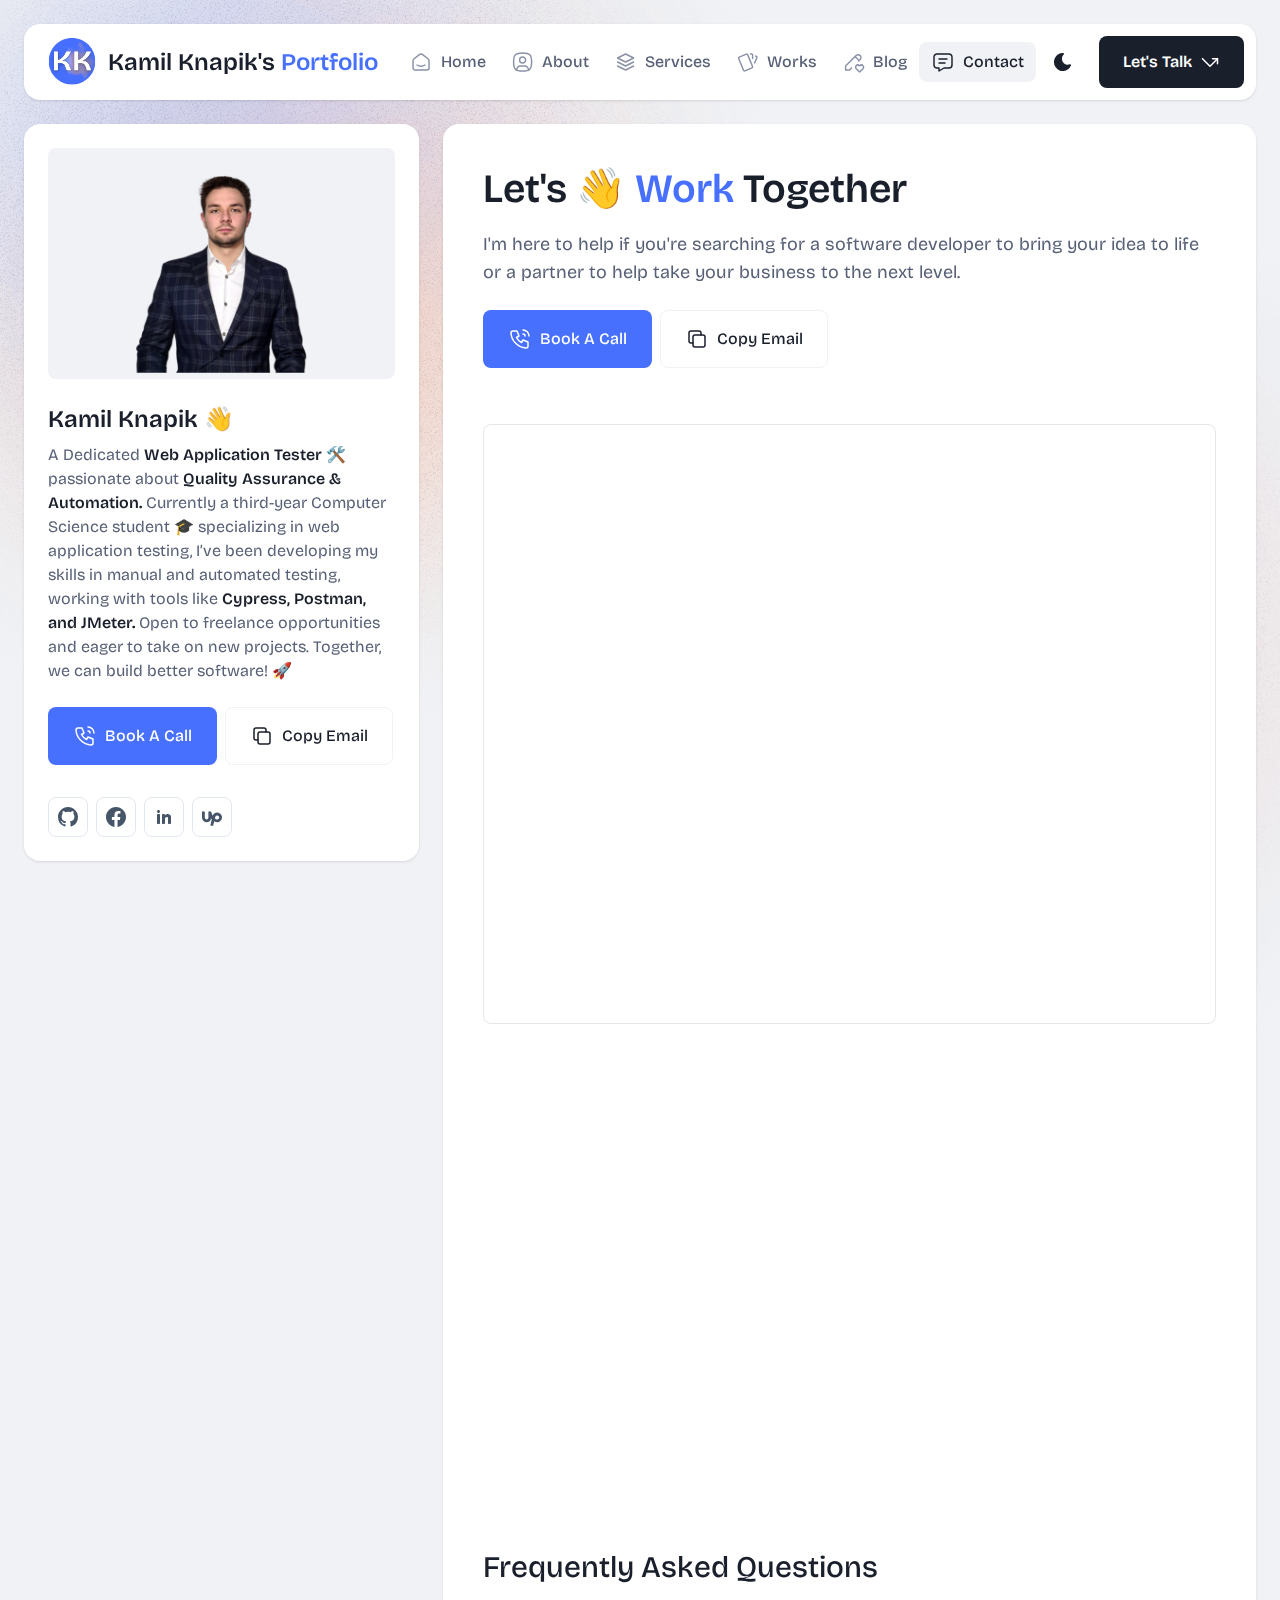
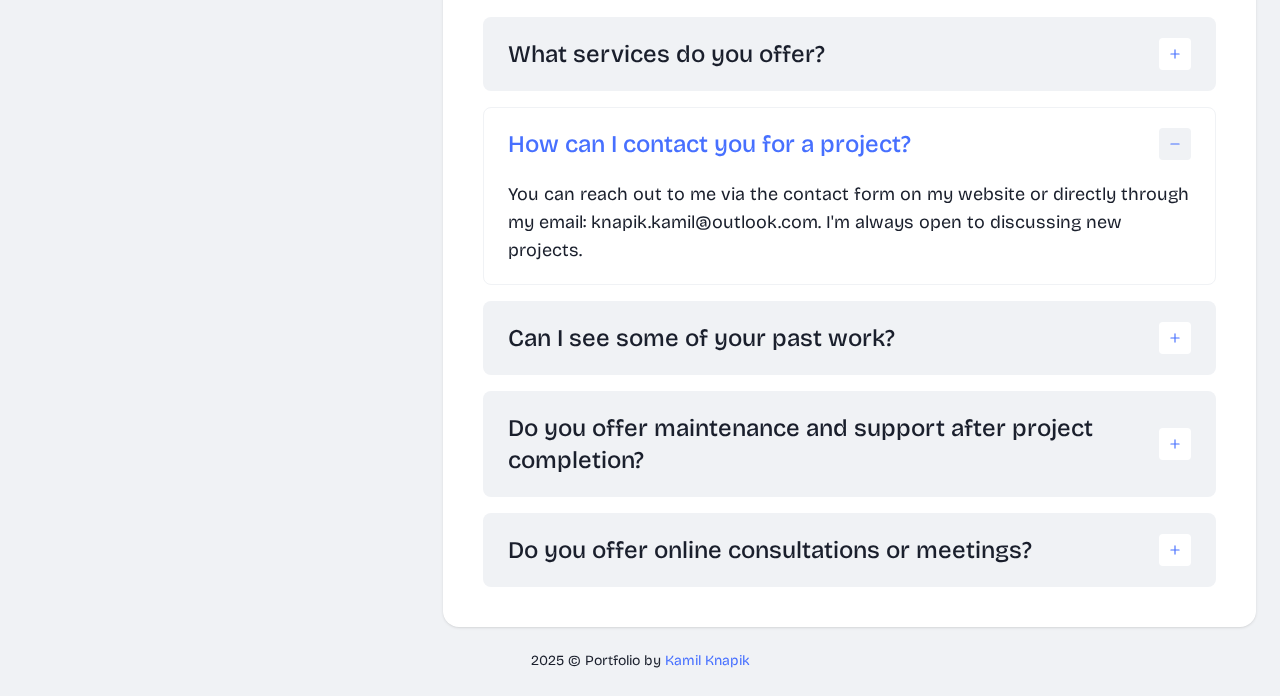
<file: contact.html>
<!DOCTYPE html>
<html lang="en" class="h-full">
  <head>
    <!-- Google tag (gtag.js) -->
    <script
      async
      src="https://www.googletagmanager.com/gtag/js?id=G-KHS8PBPZ7C"
    ></script>
    <script>
      window.dataLayer = window.dataLayer || [];
      function gtag() {
        dataLayer.push(arguments);
      }
      gtag("js", new Date());

      gtag("config", "G-KHS8PBPZ7C");
    </script>

    <link rel="canonical" href="https://kamknap.github.io/contact.html" />

    <!-- Required meta tags -->
    <meta charset="UTF-8" />
    <meta name="viewport" content="width=device-width, initial-scale=1.0" />
    <meta http-equiv="X-UA-Compatible" content="ie=edge" />

    <!-- Open Graph meta tags -->
    <meta property="og:title" content="Contact Me - Kamil Knapik" />
    <meta
      property="og:description"
      content="Get in touch with Kamil Knapik. Use the contact form or email to reach out for collaborations, queries, or just to say hello."
    />
    <meta
      property="og:image"
      content="https://kamknap.github.io/assets/img/open-graph.png?version=2"
    />
    <meta property="og:image:alt" content="Logo of Kamil Knapik Portfolio" />
    <meta property="og:url" content="https://kamknap.github.io/contact.html" />
    <meta property="og:type" content="website" />

    <!-- Twitter Card meta tags -->
    <meta name="twitter:card" content="summary_large_image" />
    <meta name="twitter:title" content="Contact Me - Kamil Knapik" />
    <meta
      name="twitter:description"
      content="Get in touch with Kamil Knapik. Use the contact form or email to reach out for collaborations, queries, or just to say hello."
    />
    <meta
      name="twitter:image"
      content="https://kamknap.github.io/assets/img/open-graph.png?version=2"
    />
    <meta name="twitter:image:alt" content="Logo of Kamil Knapik Portfolio" />

    <!-- Title and Description for non-JavaScript environments -->
    <title>Kamil Knapik's Portfolio - Contact Me</title>
    <meta
      name="description"
      content="Get in touch with Kamil Knapik. Use the contact form or email to reach out for collaborations, queries, or just to say hello."
    />

    <!-- Favicon -->
    <link rel="icon" href="assets/img/logo-nowe.svg" type="image/svg+xml" />
    <link rel="icon" href="assets/img/logo-nowe.png" type="image/png" />

    <!-- Fonts -->
    <link rel="preconnect" href="https://fonts.googleapis.com" />
    <link rel="preconnect" href="https://fonts.gstatic.com" crossorigin />
    <link
      href="https://fonts.googleapis.com/css2?family=Bricolage+Grotesque:opsz,wght@12..96,300;12..96,400;12..96,500;12..96,600;12..96,700&display=swap"
      rel="stylesheet"
    />

    <!-- Styles -->
    <link
      rel="stylesheet"
      type="text/css"
      href="./assets/css/swiper-bundle.min.css"
    />
    <link
      rel="stylesheet"
      type="text/css"
      href="./assets/css/venobox.min.css"
    />
    <link rel="stylesheet" type="text/css" href="./assets/css/style.css" />
  </head>

  <body
    class="relative h-screen overflow-y-auto overflow-x-hidden bg-light text-dark dark:bg-dark-2 dark:text-light"
  >
    <div
      class="mx-auto flex max-w-screen-2xl flex-col justify-between gap-4 p-4 lg:gap-6 lg:p-6"
    >
      <!-- Header -->
      <header class="sticky top-0 z-50">
        <div class="">
          <div
            class="flex items-center justify-between rounded-2xl bg-white p-3 shadow dark:bg-black dark:shadow-dark"
          >
            <!-- Logo -->
            <a
              href="index.html"
              class="inline-flex items-center gap-3 px-3 text-2xl font-semibold text-dark dark:text-white"
            >
              <img
                src="assets/img/logo-nowe.svg"
                alt="Favicon"
                class="h-12 w-12 text-primary lg:h-12 lg:w-12"
              />

              <h1>
                <span>
                  Kamil Knapik's<span class="text-primary"> Portfolio</span>
                </span>
              </h1>
            </a>

            <!-- Navigation menu -->
            <ul
              class="hidden flex-1 flex-wrap items-center justify-center lg:flex"
            >
              <li class="group/menu-item">
                <a
                  href="index.html"
                  class="group inline-flex items-center gap-2 rounded-lg px-3 py-2 text-center text-base font-medium text-muted transition hover:bg-light hover:text-dark group-[.active]/menu-item:bg-light group-[.active]/menu-item:text-dark dark:hover:bg-dark-2 dark:hover:text-white dark:group-[.active]/menu-item:bg-dark-2 dark:group-[.active]/menu-item:text-white"
                >
                  <svg
                    xmlns="http://www.w3.org/2000/svg"
                    viewBox="0 0 20 20"
                    fill="none"
                    stroke="currentColor"
                    stroke-linecap="round"
                    stroke-linejoin="round"
                    stroke-width="1.2"
                    class="h-6 w-6 text-[#8991A7] transition group-hover:text-dark group-[.active]/menu-item:text-dark dark:group-hover:text-white dark:group-[.active]/menu-item:text-white"
                  >
                    <path
                      d="M15.833 7.258 11.39 3.802a2.222 2.222 0 0 0-2.728 0L4.216 7.258a2.22 2.22 0 0 0-.858 1.754v6a1.667 1.667 0 0 0 1.667 1.667h10a1.667 1.667 0 0 0 1.667-1.666v-6c0-.686-.317-1.334-.859-1.755Z"
                    />
                    <path d="M13.333 12.5c-1.841 1.11-4.826 1.11-6.667 0" />
                  </svg>
                  <span>Home</span>
                </a>
              </li>
              <li class="group/menu-item">
                <a
                  href="about.html"
                  class="group inline-flex items-center gap-2 rounded-lg px-3 py-2 text-center text-base font-medium text-muted transition hover:bg-light hover:text-dark group-[.active]/menu-item:bg-light group-[.active]/menu-item:text-dark dark:hover:bg-dark-2 dark:hover:text-white dark:group-[.active]/menu-item:bg-dark-2 dark:group-[.active]/menu-item:text-white"
                >
                  <svg
                    xmlns="http://www.w3.org/2000/svg"
                    viewBox="0 0 20 20"
                    fill="none"
                    stroke="currentColor"
                    stroke-linecap="round"
                    stroke-linejoin="round"
                    stroke-width="1.2"
                    class="h-6 w-6 text-[#8991A7] transition group-hover:text-dark group-[.active]/menu-item:text-dark dark:group-hover:text-white dark:group-[.active]/menu-item:text-white"
                  >
                    <path
                      d="M10.5 10.833a2.5 2.5 0 1 0 0-5 2.5 2.5 0 0 0 0 5Z"
                    />
                    <path
                      d="M10.5 2.5c6 0 7.5 1.5 7.5 7.5s-1.5 7.5-7.5 7.5S3 16 3 10s1.5-7.5 7.5-7.5Z"
                    />
                    <path
                      d="M5.5 16.708v-.041a3.333 3.333 0 0 1 3.333-3.334h3.334a3.333 3.333 0 0 1 3.333 3.334v.041"
                    />
                  </svg>
                  <span>About</span>
                </a>
              </li>
              <li class="group/menu-item">
                <a
                  href="services.html"
                  class="group inline-flex items-center gap-2 rounded-lg px-3 py-2 text-center text-base font-medium text-muted transition hover:bg-light hover:text-dark group-[.active]/menu-item:bg-light group-[.active]/menu-item:text-dark dark:hover:bg-dark-2 dark:hover:text-white dark:group-[.active]/menu-item:bg-dark-2 dark:group-[.active]/menu-item:text-white"
                >
                  <svg
                    xmlns="http://www.w3.org/2000/svg"
                    viewBox="0 0 20 20"
                    fill="none"
                    stroke="currentColor"
                    stroke-linecap="round"
                    stroke-linejoin="round"
                    stroke-width="1.2"
                    class="h-6 w-6 text-[#8991A7] transition group-hover:text-dark group-[.active]/menu-item:text-dark dark:group-hover:text-white dark:group-[.active]/menu-item:text-white"
                  >
                    <path
                      d="M10.5 3.333 3.833 6.667 10.5 10l6.667-3.333L10.5 3.333ZM3.833 10l6.667 3.333L17.167 10M3.833 13.333l6.667 3.334 6.667-3.334"
                    />
                  </svg>
                  <span>Services</span>
                </a>
              </li>
              <li class="group/menu-item">
                <a
                  href="portfolio.html"
                  class="group inline-flex items-center gap-2 rounded-lg px-3 py-2 text-center text-base font-medium text-muted transition hover:bg-light hover:text-dark group-[.active]/menu-item:bg-light group-[.active]/menu-item:text-dark dark:hover:bg-dark-2 dark:hover:text-white dark:group-[.active]/menu-item:bg-dark-2 dark:group-[.active]/menu-item:text-white"
                >
                  <svg
                    xmlns="http://www.w3.org/2000/svg"
                    viewBox="0 0 20 20"
                    fill="none"
                    stroke="currentColor"
                    stroke-linecap="round"
                    stroke-linejoin="round"
                    stroke-width="1.2"
                    class="h-6 w-6 text-[#8991A7] transition group-hover:text-dark group-[.active]/menu-item:text-dark dark:group-hover:text-white dark:group-[.active]/menu-item:text-white"
                  >
                    <path
                      d="m3.503 5.998 5.949-2.591a.8.8 0 0 1 1.058.439l4.103 9.918a.834.834 0 0 1-.428 1.087l-5.948 2.59a.8.8 0 0 1-1.059-.438l-4.103-9.92a.833.833 0 0 1 .428-1.085ZM13 3.333h.833a.833.833 0 0 1 .834.834v2.916M17.167 5c.22.093.433.18.64.263a.833.833 0 0 1 .442 1.092l-1.915 4.478"
                    />
                  </svg>
                  <span>Works</span>
                </a>
              </li>
              <li class="group/menu-item">
                <a
                  href="blog.html"
                  class="group inline-flex items-center gap-2 rounded-lg px-3 py-2 text-center text-base font-medium text-muted transition hover:bg-light hover:text-dark group-[.active]/menu-item:bg-light group-[.active]/menu-item:text-dark dark:hover:bg-dark-2 dark:hover:text-white dark:group-[.active]/menu-item:bg-dark-2 dark:group-[.active]/menu-item:text-white"
                >
                  <svg
                    xmlns="http://www.w3.org/2000/svg"
                    viewBox="0 0 20 20"
                    fill="none"
                    stroke="currentColor"
                    stroke-linecap="round"
                    stroke-linejoin="round"
                    stroke-width="1.2"
                    class="h-6 w-6 text-[#8991A7] transition group-hover:text-dark group-[.active]/menu-item:text-dark dark:group-hover:text-white dark:group-[.active]/menu-item:text-white"
                  >
                    <path
                      d="m14.667 9.167 1.25-1.25a2.357 2.357 0 1 0-3.333-3.334l-8.75 8.75v3.334h3.333L8.834 15m2.916-9.583 3.333 3.333m.417 9.583 2.792-2.736a1.785 1.785 0 0 0 .004-2.56 1.87 1.87 0 0 0-2.608-.005l-.186.184-.186-.184a1.869 1.869 0 0 0-2.607-.005 1.787 1.787 0 0 0-.005 2.56l2.796 2.746Z"
                    />
                  </svg>
                  <span>Blog</span>
                </a>
              </li>
              <li class="group/menu-item active">
                <a
                  href="contact.html"
                  class="group inline-flex items-center gap-2 rounded-lg px-3 py-2 text-center text-base font-medium text-muted transition hover:bg-light hover:text-dark group-[.active]/menu-item:bg-light group-[.active]/menu-item:text-dark dark:hover:bg-dark-2 dark:hover:text-white dark:group-[.active]/menu-item:bg-dark-2 dark:group-[.active]/menu-item:text-white"
                >
                  <svg
                    xmlns="http://www.w3.org/2000/svg"
                    viewBox="0 0 20 20"
                    fill="none"
                    stroke="currentColor"
                    stroke-linecap="round"
                    stroke-linejoin="round"
                    stroke-width="1.2"
                    class="h-6 w-6 text-[#8991A7] transition group-hover:text-dark group-[.active]/menu-item:text-dark dark:group-hover:text-white dark:group-[.active]/menu-item:text-white"
                  >
                    <path
                      d="M6.667 7.5h6.666m-6.666 3.333h5M15 3.333a2.5 2.5 0 0 1 2.5 2.5V12.5A2.5 2.5 0 0 1 15 15h-4.167l-4.166 2.5V15H5a2.5 2.5 0 0 1-2.5-2.5V5.833a2.5 2.5 0 0 1 2.5-2.5h10Z"
                    />
                  </svg>
                  <span>Contact</span>
                </a>
              </li>
            </ul>

            <!-- Header buttons -->
            <div class="hidden items-center gap-4 lg:flex">
              <!-- Theme appearance toggler -->
              <div class="">
                <button
                  type="button"
                  class="hs-dark-mode group flex h-10 w-10 items-center justify-center rounded-lg text-center font-medium text-dark transition hover:bg-light hs-dark-mode-active:hidden dark:text-gray-400 dark:hover:text-gray-500"
                  data-hs-theme-click-value="dark"
                >
                  <svg
                    xmlns="http://www.w3.org/2000/svg"
                    fill="currentColor"
                    viewBox="0 0 24 24"
                    class="h-6 w-6"
                  >
                    <path
                      d="M11.8 3a8.656 8.656 0 0 0-4.523 1.28A8.918 8.918 0 0 0 4.04 7.756a9.167 9.167 0 0 0 .44 9.24 8.863 8.863 0 0 0 3.553 3.137 8.633 8.633 0 0 0 4.624.824 8.69 8.69 0 0 0 4.381-1.723 8.973 8.973 0 0 0 2.892-3.78c.3-.738-.419-1.48-1.142-1.179a5.604 5.604 0 0 1-3.892.15 5.74 5.74 0 0 1-3.083-2.431 5.956 5.956 0 0 1-.848-3.886c.17-1.357.8-2.61 1.78-3.541l.069-.072c.485-.567.099-1.488-.668-1.488h-.234l-.06-.005L11.8 3Z"
                    />
                  </svg>
                </button>
                <button
                  type="button"
                  class="hs-dark-mode group hidden h-10 w-10 items-center justify-center rounded-lg text-center font-medium text-dark transition hover:bg-light hs-dark-mode-active:flex dark:text-[#FD7E41] dark:hover:bg-dark dark:hover:text-[#FD7E41]"
                  data-hs-theme-click-value="light"
                >
                  <svg
                    xmlns="http://www.w3.org/2000/svg"
                    fill="currentColor"
                    viewBox="0 0 20 20"
                    class="h-6 w-6"
                  >
                    <path
                      d="M10 15.833a.833.833 0 0 1 .828.736l.005.098v.833a.833.833 0 0 1-1.66.097l-.006-.097v-.833a.833.833 0 0 1 .833-.834Zm5.26-1.741.08.069.582.583a.833.833 0 0 1-1.1 1.248l-.078-.07-.583-.583a.833.833 0 0 1 1.015-1.306l.085.059Zm-9.42.068a.833.833 0 0 1 .068 1.1l-.069.08-.583.582a.833.833 0 0 1-1.248-1.1l.07-.078.583-.583a.833.833 0 0 1 1.178 0ZM3.333 9.167a.833.833 0 0 1 .098 1.66l-.098.006H2.5a.833.833 0 0 1-.098-1.66l.098-.006h.833Zm14.167 0a.833.833 0 0 1 .098 1.66l-.098.006h-.833a.833.833 0 0 1-.098-1.66l.098-.006h.833ZM5.178 4.008l.078.07.583.583a.833.833 0 0 1-1.1 1.247l-.078-.069-.583-.583A.833.833 0 0 1 5.092 3.95l.086.058Zm10.744.069a.833.833 0 0 1 .07 1.1l-.07.079-.583.583a.833.833 0 0 1-1.247-1.1l.069-.078.583-.584a.833.833 0 0 1 1.178 0ZM10 1.667a.833.833 0 0 1 .828.736l.005.097v.833a.833.833 0 0 1-1.66.098l-.006-.098V2.5A.833.833 0 0 1 10 1.667Zm0 4.166a4.167 4.167 0 1 1-4.163 4.348L5.833 10l.004-.18A4.167 4.167 0 0 1 10 5.832Z"
                    />
                  </svg>
                </button>
              </div>

              <a
                href="contact.html"
                class="inline-flex items-center gap-2 rounded-lg bg-dark px-6 py-4 text-center text-base font-semibold leading-tight text-white transition hover:bg-primary dark:bg-dark-2 dark:text-white dark:hover:bg-primary dark:hover:text-white"
              >
                <span>Let's Talk</span>
                <svg
                  xmlns="http://www.w3.org/2000/svg"
                  fill="none"
                  viewBox="0 0 20 20"
                  stroke="currentColor"
                  stroke-linecap="round"
                  stroke-linejoin="round"
                  stroke-width="1.5"
                  class="h-5 w-5"
                >
                  <path d="M17.5 11.667v-5h-5" />
                  <path d="m17.5 6.667-7.5 7.5-7.5-7.5" />
                </svg>
              </a>
            </div>

            <!-- Navigation toggler -->
            <button
              type="button"
              class="text-dark transition dark:text-white/70 lg:hidden"
              data-hs-overlay="#mobile-menu"
              aria-controls="mobile-menu"
              aria-label="Toggle navigation"
            >
              <span class="sr-only">Toggle Navigation</span>
              <svg
                class="h-9 w-9 flex-shrink-0"
                fill="currentColor"
                viewBox="0 0 16 16"
              >
                <path
                  fill-rule="evenodd"
                  d="M2.5 12a.5.5 0 0 1 .5-.5h10a.5.5 0 0 1 0 1H3a.5.5 0 0 1-.5-.5zm0-4a.5.5 0 0 1 .5-.5h10a.5.5 0 0 1 0 1H3a.5.5 0 0 1-.5-.5zm0-4a.5.5 0 0 1 .5-.5h10a.5.5 0 0 1 0 1H3a.5.5 0 0 1-.5-.5z"
                />
              </svg>
            </button>
          </div>
        </div>
      </header>
      <!-- Header end -->

      <!-- Mobile menu -->
      <div
        id="mobile-menu"
        class="hs-overlay fixed bottom-0 start-0 top-0 z-[60] hidden h-full w-64 -translate-x-full transform overflow-y-auto bg-white transition-all duration-300 hs-overlay-open:translate-x-0 dark:bg-black [&::-webkit-scrollbar-thumb]:rounded-full [&::-webkit-scrollbar-thumb]:bg-gray-300 [&::-webkit-scrollbar-track]:bg-gray-100 [&::-webkit-scrollbar]:w-2"
      >
        <div class="flex h-full flex-col justify-between gap-5 p-5">
          <div class="">
            <!-- Logo -->
            <a
              href="index.html"
              class="inline-flex items-center gap-3 px-3 text-2xl font-semibold text-dark dark:text-white"
            >
              <img
                src="assets/img/logo-nowe.svg"
                alt="Favicon"
                class="h-12 w-12 text-primary lg:h-12 lg:w-12"
              />

              <span>
                Kamil Knapik's<span class="text-primary"> Portfolio</span>
              </span>
            </a>
          </div>

          <ul class="mt-4 flex flex-1 flex-col gap-2">
            <li class="group/menu-item">
              <a
                href="index.html"
                class="group inline-flex w-full items-center gap-2 rounded-lg px-3 py-2 text-center text-base font-medium text-muted transition hover:bg-light hover:text-dark group-[.active]/menu-item:bg-light group-[.active]/menu-item:text-dark dark:hover:bg-dark-2 dark:hover:text-white dark:group-[.active]/menu-item:bg-dark-2 dark:group-[.active]/menu-item:text-white"
              >
                <svg
                  xmlns="http://www.w3.org/2000/svg"
                  viewBox="0 0 20 20"
                  fill="none"
                  stroke="currentColor"
                  stroke-linecap="round"
                  stroke-linejoin="round"
                  stroke-width="1.2"
                  class="h-6 w-6 text-[#8991A7] transition group-hover:text-dark group-[.active]/menu-item:text-dark dark:group-hover:text-white dark:group-[.active]/menu-item:text-white"
                >
                  <path
                    d="M15.833 7.258 11.39 3.802a2.222 2.222 0 0 0-2.728 0L4.216 7.258a2.22 2.22 0 0 0-.858 1.754v6a1.667 1.667 0 0 0 1.667 1.667h10a1.667 1.667 0 0 0 1.667-1.666v-6c0-.686-.317-1.334-.859-1.755Z"
                  />
                  <path d="M13.333 12.5c-1.841 1.11-4.826 1.11-6.667 0" />
                </svg>
                <span>Home</span>
              </a>
            </li>
            <li class="group/menu-item">
              <a
                href="about.html"
                class="group inline-flex w-full items-center gap-2 rounded-lg px-3 py-2 text-center text-base font-medium text-muted transition hover:bg-light hover:text-dark group-[.active]/menu-item:bg-light group-[.active]/menu-item:text-dark dark:hover:bg-dark-2 dark:hover:text-white dark:group-[.active]/menu-item:bg-dark-2 dark:group-[.active]/menu-item:text-white"
              >
                <svg
                  xmlns="http://www.w3.org/2000/svg"
                  viewBox="0 0 20 20"
                  fill="none"
                  stroke="currentColor"
                  stroke-linecap="round"
                  stroke-linejoin="round"
                  stroke-width="1.2"
                  class="h-6 w-6 text-[#8991A7] transition group-hover:text-dark group-[.active]/menu-item:text-dark dark:group-hover:text-white dark:group-[.active]/menu-item:text-white"
                >
                  <path d="M10.5 10.833a2.5 2.5 0 1 0 0-5 2.5 2.5 0 0 0 0 5Z" />
                  <path
                    d="M10.5 2.5c6 0 7.5 1.5 7.5 7.5s-1.5 7.5-7.5 7.5S3 16 3 10s1.5-7.5 7.5-7.5Z"
                  />
                  <path
                    d="M5.5 16.708v-.041a3.333 3.333 0 0 1 3.333-3.334h3.334a3.333 3.333 0 0 1 3.333 3.334v.041"
                  />
                </svg>
                <span>About</span>
              </a>
            </li>
            <li class="group/menu-item">
              <a
                href="services.html"
                class="group inline-flex w-full items-center gap-2 rounded-lg px-3 py-2 text-center text-base font-medium text-muted transition hover:bg-light hover:text-dark group-[.active]/menu-item:bg-light group-[.active]/menu-item:text-dark dark:hover:bg-dark-2 dark:hover:text-white dark:group-[.active]/menu-item:bg-dark-2 dark:group-[.active]/menu-item:text-white"
              >
                <svg
                  xmlns="http://www.w3.org/2000/svg"
                  viewBox="0 0 20 20"
                  fill="none"
                  stroke="currentColor"
                  stroke-linecap="round"
                  stroke-linejoin="round"
                  stroke-width="1.2"
                  class="h-6 w-6 text-[#8991A7] transition group-hover:text-dark group-[.active]/menu-item:text-dark dark:group-hover:text-white dark:group-[.active]/menu-item:text-white"
                >
                  <path
                    d="M10.5 3.333 3.833 6.667 10.5 10l6.667-3.333L10.5 3.333ZM3.833 10l6.667 3.333L17.167 10M3.833 13.333l6.667 3.334 6.667-3.334"
                  />
                </svg>
                <span>Services</span>
              </a>
            </li>
            <li class="group/menu-item">
              <a
                href="portfolio.html"
                class="group inline-flex w-full items-center gap-2 rounded-lg px-3 py-2 text-center text-base font-medium text-muted transition hover:bg-light hover:text-dark group-[.active]/menu-item:bg-light group-[.active]/menu-item:text-dark dark:hover:bg-dark-2 dark:hover:text-white dark:group-[.active]/menu-item:bg-dark-2 dark:group-[.active]/menu-item:text-white"
              >
                <svg
                  xmlns="http://www.w3.org/2000/svg"
                  viewBox="0 0 20 20"
                  fill="none"
                  stroke="currentColor"
                  stroke-linecap="round"
                  stroke-linejoin="round"
                  stroke-width="1.2"
                  class="h-6 w-6 text-[#8991A7] transition group-hover:text-dark group-[.active]/menu-item:text-dark dark:group-hover:text-white dark:group-[.active]/menu-item:text-white"
                >
                  <path
                    d="m3.503 5.998 5.949-2.591a.8.8 0 0 1 1.058.439l4.103 9.918a.834.834 0 0 1-.428 1.087l-5.948 2.59a.8.8 0 0 1-1.059-.438l-4.103-9.92a.833.833 0 0 1 .428-1.085ZM13 3.333h.833a.833.833 0 0 1 .834.834v2.916M17.167 5c.22.093.433.18.64.263a.833.833 0 0 1 .442 1.092l-1.915 4.478"
                  />
                </svg>
                <span>Works</span>
              </a>
            </li>
            <li class="group/menu-item">
              <a
                href="blog.html"
                class="group inline-flex w-full items-center gap-2 rounded-lg px-3 py-2 text-center text-base font-medium text-muted transition hover:bg-light hover:text-dark group-[.active]/menu-item:bg-light group-[.active]/menu-item:text-dark dark:hover:bg-dark-2 dark:hover:text-white dark:group-[.active]/menu-item:bg-dark-2 dark:group-[.active]/menu-item:text-white"
              >
                <svg
                  xmlns="http://www.w3.org/2000/svg"
                  viewBox="0 0 20 20"
                  fill="none"
                  stroke="currentColor"
                  stroke-linecap="round"
                  stroke-linejoin="round"
                  stroke-width="1.2"
                  class="h-6 w-6 text-[#8991A7] transition group-hover:text-dark group-[.active]/menu-item:text-dark dark:group-hover:text-white dark:group-[.active]/menu-item:text-white"
                >
                  <path
                    d="m14.667 9.167 1.25-1.25a2.357 2.357 0 1 0-3.333-3.334l-8.75 8.75v3.334h3.333L8.834 15m2.916-9.583 3.333 3.333m.417 9.583 2.792-2.736a1.785 1.785 0 0 0 .004-2.56 1.87 1.87 0 0 0-2.608-.005l-.186.184-.186-.184a1.869 1.869 0 0 0-2.607-.005 1.787 1.787 0 0 0-.005 2.56l2.796 2.746Z"
                  />
                </svg>
                <span>Blog</span>
              </a>
            </li>
            <li class="group/menu-item active">
              <a
                href="contact.html"
                class="group inline-flex w-full items-center gap-2 rounded-lg px-3 py-2 text-center text-base font-medium text-muted transition hover:bg-light hover:text-dark group-[.active]/menu-item:bg-light group-[.active]/menu-item:text-dark dark:hover:bg-dark-2 dark:hover:text-white dark:group-[.active]/menu-item:bg-dark-2 dark:group-[.active]/menu-item:text-white"
              >
                <svg
                  xmlns="http://www.w3.org/2000/svg"
                  viewBox="0 0 20 20"
                  fill="none"
                  stroke="currentColor"
                  stroke-linecap="round"
                  stroke-linejoin="round"
                  stroke-width="1.2"
                  class="h-6 w-6 text-[#8991A7] transition group-hover:text-dark group-[.active]/menu-item:text-dark dark:group-hover:text-white dark:group-[.active]/menu-item:text-white"
                >
                  <path
                    d="M6.667 7.5h6.666m-6.666 3.333h5M15 3.333a2.5 2.5 0 0 1 2.5 2.5V12.5A2.5 2.5 0 0 1 15 15h-4.167l-4.166 2.5V15H5a2.5 2.5 0 0 1-2.5-2.5V5.833a2.5 2.5 0 0 1 2.5-2.5h10Z"
                  />
                </svg>
                <span>Contact</span>
              </a>
            </li>
          </ul>

          <div class="flex flex-col gap-3">
            <button
              data-hs-theme-click-value="dark"
              class="hs-dark-mode flex w-full items-center justify-start gap-2 rounded-lg px-4 py-2 text-center text-sm text-muted transition hover:bg-light hs-dark-mode-active:hidden dark:hover:bg-dark dark:hover:text-white"
            >
              <svg
                xmlns="http://www.w3.org/2000/svg"
                fill="currentColor"
                viewBox="0 0 24 24"
                class="h-6 w-6"
              >
                <path
                  d="M11.8 3a8.656 8.656 0 0 0-4.523 1.28A8.918 8.918 0 0 0 4.04 7.756a9.167 9.167 0 0 0 .44 9.24 8.863 8.863 0 0 0 3.553 3.137 8.633 8.633 0 0 0 4.624.824 8.69 8.69 0 0 0 4.381-1.723 8.973 8.973 0 0 0 2.892-3.78c.3-.738-.419-1.48-1.142-1.179a5.604 5.604 0 0 1-3.892.15 5.74 5.74 0 0 1-3.083-2.431 5.956 5.956 0 0 1-.848-3.886c.17-1.357.8-2.61 1.78-3.541l.069-.072c.485-.567.099-1.488-.668-1.488h-.234l-.06-.005L11.8 3Z"
                />
              </svg>

              <span>Change appearance</span>
            </button>

            <button
              data-hs-theme-click-value="light"
              class="hs-dark-mode hidden w-full items-center justify-start gap-2 rounded-lg px-4 py-2 text-center text-sm text-muted transition hover:bg-light hs-dark-mode-active:flex dark:hover:bg-dark dark:hover:text-white"
            >
              <svg
                xmlns="http://www.w3.org/2000/svg"
                fill="currentColor"
                viewBox="0 0 24 24"
                class="h-6 w-6"
              >
                <path
                  d="M10 15.833a.833.833 0 0 1 .828.736l.005.098v.833a.833.833 0 0 1-1.66.097l-.006-.097v-.833a.833.833 0 0 1 .833-.834Zm5.26-1.741.08.069.582.583a.833.833 0 0 1-1.1 1.248l-.078-.07-.583-.583a.833.833 0 0 1 1.015-1.306l.085.059Zm-9.42.068a.833.833 0 0 1 .068 1.1l-.069.08-.583.582a.833.833 0 0 1-1.248-1.1l.07-.078.583-.583a.833.833 0 0 1 1.178 0ZM3.333 9.167a.833.833 0 0 1 .098 1.66l-.098.006H2.5a.833.833 0 0 1-.098-1.66l.098-.006h.833Zm14.167 0a.833.833 0 0 1 .098 1.66l-.098.006h-.833a.833.833 0 0 1-.098-1.66l.098-.006h.833ZM5.178 4.008l.078.07.583.583a.833.833 0 0 1-1.1 1.247l-.078-.069-.583-.583A.833.833 0 0 1 5.092 3.95l.086.058Zm10.744.069a.833.833 0 0 1 .07 1.1l-.07.079-.583.583a.833.833 0 0 1-1.247-1.1l.069-.078.583-.584a.833.833 0 0 1 1.178 0ZM10 1.667a.833.833 0 0 1 .828.736l.005.097v.833a.833.833 0 0 1-1.66.098l-.006-.098V2.5A.833.833 0 0 1 10 1.667Zm0 4.166a4.167 4.167 0 1 1-4.163 4.348L5.833 10l.004-.18A4.167 4.167 0 0 1 10 5.832Z"
                />
              </svg>

              <span>Change appearance</span>
            </button>

            <a
              href="contact.html"
              class="inline-flex w-full items-center justify-center gap-2 rounded-lg bg-dark px-6 py-4 text-center text-base font-semibold leading-tight text-white transition hover:bg-primary dark:bg-dark-2 dark:text-white dark:hover:bg-primary dark:hover:text-white"
            >
              <span>Let's Talk</span>
              <svg
                xmlns="http://www.w3.org/2000/svg"
                fill="none"
                viewBox="0 0 20 20"
                stroke="currentColor"
                stroke-linecap="round"
                stroke-linejoin="round"
                stroke-width="1.5"
                class="h-5 w-5"
              >
                <path d="M17.5 11.667v-5h-5" />
                <path d="m17.5 6.667-7.5 7.5-7.5-7.5" />
              </svg>
            </a>
          </div>
        </div>
      </div>

      <main class="grid grid-cols-1 gap-4 lg:grid-cols-3 lg:gap-6">
        <!-- Intro -->
        <div class="">
          <div
            class="rounded-2xl bg-white p-6 shadow dark:bg-black dark:shadow-dark lg:sticky lg:top-24"
          >
            <div
              class="aspect-6/4 overflow-hidden rounded-lg bg-light pt-4 text-center dark:bg-dark-2"
            >
              <img
                src="assets/img/profile.png"
                alt="profile picture"
                class="inline-block h-full w-full scale-110 object-contain object-bottom"
              />
            </div>

            <div class="mt-6">
              <h3 class="text-2xl font-semibold dark:text-light">
                Kamil Knapik 👋
              </h3>
              <p class="mt-2 text-muted dark:text-light/70">
                A Dedicated
                <span class="font-semibold text-dark dark:text-white">
                  Web Application Tester
                </span>
                🛠️ passionate about
                <span class="font-semibold text-dark dark:text-white">
                  Quality Assurance & Automation.
                </span>
                Currently a third-year Computer Science student 🎓 specializing in web application testing, I’ve been developing my skills in manual and automated testing, working with tools like
                <span class="font-semibold text-dark dark:text-white">
                  Cypress, Postman, and JMeter.
                </span>
                Open to freelance opportunities and eager to take on new projects. Together, we can build better software! 🚀
              </p>
              <!-- CTA buttons -->
              <div class="mt-6 flex flex-wrap gap-2">
                <a
                  href="https://calendar.app.google/wmZ7jcmMtbgbqkYM7"
                  target="_blank"
                  class="inline-flex items-center gap-x-2 rounded-lg border border-transparent bg-primary px-6 py-4 font-medium text-white transition hover:bg-blue-600 focus:outline-none focus:ring disabled:pointer-events-none disabled:opacity-50"
                >
                  <svg
                    xmlns="http://www.w3.org/2000/svg"
                    viewBox="0 0 24 24"
                    fill="none"
                    stroke="currentColor"
                    stroke-linecap="round"
                    stroke-linejoin="round"
                    stroke-width="1.5"
                    class="h-6 w-6"
                  >
                    <path
                      d="M5 4h4l2 5-2.5 1.5a11 11 0 0 0 5 5L15 13l5 2v4a2 2 0 0 1-2 2A16 16 0 0 1 3 6a2 2 0 0 1 2-2Zm10 3a2 2 0 0 1 2 2m-2-6a6 6 0 0 1 6 6"
                    />
                  </svg>
                  <span>Book A Call</span>
                </a>
                <button
                  type="button"
                  data-clipboard-text="knapik.kamil@outlook.com"
                  data-clipboard-action="copy"
                  data-clipboard-success-text="Copied to clipboard"
                  class="js-clipboard hs-tooltip inline-flex items-center gap-x-2 rounded-lg border border-light bg-transparent px-6 py-4 font-medium text-dark transition [--trigger:focus] hover:bg-light focus:outline-none focus:ring disabled:pointer-events-none disabled:opacity-50 dark:border-dark dark:text-light/70 dark:hover:bg-dark dark:hover:text-white"
                >
                  <svg
                    xmlns="http://www.w3.org/2000/svg"
                    viewBox="0 0 24 24"
                    fill="none"
                    stroke="currentColor"
                    stroke-linecap="round"
                    stroke-linejoin="round"
                    stroke-width="1.5"
                    class="h-6 w-6"
                  >
                    <path
                      d="M8 10a2 2 0 0 1 2-2h8a2 2 0 0 1 2 2v8a2 2 0 0 1-2 2h-8a2 2 0 0 1-2-2v-8Z"
                    />
                    <path
                      d="M16 8V6a2 2 0 0 0-2-2H6a2 2 0 0 0-2 2v8a2 2 0 0 0 2 2h2"
                    />
                  </svg>
                  <span>Copy Email</span>

                  <span
                    class="hs-tooltip-content invisible z-10 hidden rounded-lg bg-gray-900 px-2 py-1 text-xs font-medium text-white opacity-0 shadow-sm transition-opacity hs-tooltip-shown:visible hs-tooltip-shown:opacity-100 dark:bg-slate-700"
                    role="tooltip"
                  >
                    Copied to clipboard
                  </span>
                </button>
              </div>

              <!-- Social -->
              <div class="mt-8 flex flex-wrap items-center gap-2">
                <a
                  href="https://github.com/kamknap"
                  target="_blank"
                  class="flex h-10 w-10 items-center justify-center rounded-lg border border-slate-200 bg-transparent text-center text-slate-600 transition hover:text-primary focus:outline-none focus:ring disabled:pointer-events-none disabled:opacity-50 dark:border-transparent dark:bg-dark-2 dark:text-slate-500 dark:hover:text-primary"
                >
                  <svg
                    xmlns="http://www.w3.org/2000/svg"
                    viewBox="0 0 24 24"
                    fill="currentColor"
                    class="h-6 w-6"
                  >
                    <path
                      d="M12 2C6.475 2 2 6.475 2 12a9.994 9.994 0 0 0 6.838 9.488c.5.087.687-.213.687-.476 0-.237-.013-1.024-.013-1.862-2.512.463-3.162-.612-3.362-1.175-.113-.288-.6-1.175-1.025-1.413-.35-.187-.85-.65-.013-.662.788-.013 1.35.725 1.538 1.025.9 1.512 2.338 1.087 2.912.825.088-.65.35-1.087.638-1.337-2.225-.25-4.55-1.113-4.55-4.938 0-1.088.387-1.987 1.025-2.688-.1-.25-.45-1.275.1-2.65 0 0 .837-.262 2.75 1.026a9.28 9.28 0 0 1 2.5-.338c.85 0 1.7.112 2.5.337 1.912-1.3 2.75-1.024 2.75-1.024.55 1.375.2 2.4.1 2.65.637.7 1.025 1.587 1.025 2.687 0 3.838-2.337 4.688-4.562 4.938.362.312.675.912.675 1.85 0 1.337-.013 2.412-.013 2.75 0 .262.188.574.688.474A10.016 10.016 0 0 0 22 12c0-5.525-4.475-10-10-10Z"
                    />
                  </svg>
                </a>
                <a
                  href="https://www.facebook.com/kamil.knapik.520/"
                  target="_blank"
                  class="flex h-10 w-10 items-center justify-center rounded-lg border border-slate-200 bg-transparent text-center text-slate-600 transition hover:text-primary focus:outline-none focus:ring disabled:pointer-events-none disabled:opacity-50 dark:border-transparent dark:bg-dark-2 dark:text-slate-500 dark:hover:text-primary"
                >
                  <svg
                    xmlns="http://www.w3.org/2000/svg"
                    viewBox="0 0 24 24"
                    fill="currentColor"
                    class="h-6 w-6"
                  >
                    <path
                      d="M12 2C6.477 2 2 6.477 2 12c0 4.991 3.657 9.128 8.438 9.879V14.89h-2.54V12h2.54V9.797c0-2.506 1.492-3.89 3.777-3.89 1.094 0 2.238.195 2.238.195v2.46h-1.26c-1.243 0-1.63.771-1.63 1.562V12h2.773l-.443 2.89h-2.33v6.989C18.343 21.129 22 16.99 22 12c0-5.523-4.477-10-10-10Z"
                    />
                  </svg>
                </a>
                <a
                  href="https://www.linkedin.com/in/kamil-knapik-89233b269/"
                  target="_blank"
                  class="flex h-10 w-10 items-center justify-center rounded-lg border border-slate-200 bg-transparent text-center text-slate-600 transition hover:text-primary focus:outline-none focus:ring disabled:pointer-events-none disabled:opacity-50 dark:border-transparent dark:bg-dark-2 dark:text-slate-500 dark:hover:text-primary"
                >
                  <svg
                    xmlns="http://www.w3.org/2000/svg"
                    viewBox="0 0 24 24"
                    fill="currentColor"
                    class="h-6 w-6"
                  >
                    <path
                      d="M 6.5 8 C 7.32843 8 8 7.32843 8 6.5 C 8 5.67157 7.32843 5 6.5 5 C 5.67157 5 5 5.67157 5 6.5 C 5 7.32843 5.67157 8 6.5 8 Z"
                    />
                    <path
                      d="M 5 10 C 5 9.44772 5.44772 9 6 9 H 7 C 7.55228 9 8 9.44771 8 10 V 18 C 8 18.5523 7.55228 19 7 19 H 6 C 5.44772 19 5 18.5523 5 18 V 10 Z"
                    />

                    <path
                      d="M 11 19 H 12 C 12.5523 19 13 18.5523 13 18 V 13.5 C 13 12 16 11 16 13 V 18.0004 C 16 18.5527 16.4477 19 17 19 H 18 C 18.5523 19 19 18.5523 19 18 V 12 C 19 10 17.5 9 15.5 9 C 13.5 9 13 10.5 13 10.5 V 10 C 13 9.44771 12.5523 9 12 9 H 11 C 10.4477 9 10 9.44772 10 10 V 18 C 10 18.5523 10.4477 19 11 19 Z"
                    />
                  </svg>
                </a>
                <a
                href="https://www.upwork.com/freelancers/~0116242a33b76ef5cf?mp_source=share"
                target="_blank"
                class="flex h-10 w-10 items-center justify-center rounded-lg border border-slate-200 bg-transparent text-center text-slate-600 transition hover:text-primary focus:outline-none focus:ring disabled:pointer-events-none disabled:opacity-50 dark:border-transparent dark:bg-dark-2 dark:text-slate-500 dark:hover:text-primary"
              >
                <svg
                  xmlns="http://www.w3.org/2000/svg"
                  viewBox="0 0 24 24"
                  fill="currentColor"
                  class="h-6 w-6"
                >
                <g transform="matrix(0.4 0 0 0.4 12 12)" >
                  <path transform=" translate(-25, -23)" d="M 1 9 C 0.448 9 0 9.448 0 10 L 0 24.115234 C 0 30.276234 4.6829844 35.631469 10.833984 35.980469 C 16.730984 36.314469 21.747875 32.176391 22.796875 26.650391 C 23.366875 27.420391 23.94625 28.135969 24.53125 28.792969 L 21.001953 43.771484 C 20.932953 44.069484 21.002406 44.380094 21.191406 44.621094 C 21.382406 44.859094 21.670563 45 21.976562 45 L 27.095703 45 C 27.559703 45 27.959406 44.687328 28.066406 44.236328 C 28.687406 41.615328 29.660969 37.508156 30.542969 33.785156 L 31.453125 34.3125 C 33.618125 35.4335 35.815 36 38 36 C 45.192 36 50.926 29.641 49.875 22.25 C 49.179 17.354 45.414078 13.318344 40.580078 12.277344 C 34.951078 11.064344 29.525359 13.949141 27.193359 18.744141 C 27.193359 18.744141 26.934562 19.318578 26.726562 19.892578 C 25.076563 17.046578 24.107609 14.094078 23.599609 11.955078 C 23.414609 11.175078 23.137469 9.762875 23.105469 9.671875 C 22.966469 9.268875 22.589109 9 22.162109 9 L 17 9 C 16.448 9 16 9.448 16 10 L 16 24.300781 C 16 26.649781 14.287219 28.750516 11.949219 28.978516 C 9.2672187 29.240516 7 27.13 7 24.5 L 7 10 C 7 9.448 6.552 9 6 9 L 1 9 z M 38 19 C 40.757 19 43 21.243 43 24 C 43 26.757 40.757 29 38 29 C 35.775 29 33.713531 27.658281 32.269531 26.488281 C 32.796531 24.263281 33.15025 22.773047 33.15625 22.748047 C 33.72425 20.541047 35.717 19 38 19 z" stroke-linecap="round" />
                </svg>
              </a>
              </div>
            </div>
          </div>
        </div>

        <!-- Contact -->
        <div
          class="rounded-2xl bg-white p-6 shadow dark:bg-black dark:shadow-dark lg:col-span-2 lg:p-10"
        >
          <div class="">
            <h2
              class="text-3xl font-semibold leading-tight text-dark dark:text-light lg:text-[40px] lg:leading-tight"
            >
              Let's 👋 <span class="text-primary">Work</span> Together
            </h2>
            <p class="mt-4 text-lg text-muted dark:text-light/70">
              I'm here to help if you're searching for a software developer to
              bring your idea to life or a partner to help take your business to
              the next level.
            </p>
            <!-- CTA buttons -->
            <div class="mt-6 flex flex-wrap gap-2">
              <a
                href="https://calendar.app.google/wmZ7jcmMtbgbqkYM7"
                target="_blank"
                class="inline-flex items-center gap-x-2 rounded-lg border border-transparent bg-primary px-6 py-4 font-medium text-white transition hover:bg-blue-600 focus:outline-none focus:ring disabled:pointer-events-none disabled:opacity-50"
              >
                <svg
                  xmlns="http://www.w3.org/2000/svg"
                  viewBox="0 0 24 24"
                  fill="none"
                  stroke="currentColor"
                  stroke-linecap="round"
                  stroke-linejoin="round"
                  stroke-width="1.5"
                  class="h-6 w-6"
                >
                  <path
                    d="M5 4h4l2 5-2.5 1.5a11 11 0 0 0 5 5L15 13l5 2v4a2 2 0 0 1-2 2A16 16 0 0 1 3 6a2 2 0 0 1 2-2Zm10 3a2 2 0 0 1 2 2m-2-6a6 6 0 0 1 6 6"
                  />
                </svg>
                <span>Book A Call</span>
              </a>
              <button
                type="button"
                data-clipboard-text="knapik.kamil@outlook.com"
                data-clipboard-action="copy"
                data-clipboard-success-text="Copied to clipboard"
                class="js-clipboard hs-tooltip inline-flex items-center gap-x-2 rounded-lg border border-light bg-transparent px-6 py-4 font-medium text-dark transition [--trigger:focus] hover:bg-light focus:outline-none focus:ring disabled:pointer-events-none disabled:opacity-50 dark:border-dark dark:text-light/70 dark:hover:bg-dark dark:hover:text-white"
              >
                <svg
                  xmlns="http://www.w3.org/2000/svg"
                  viewBox="0 0 24 24"
                  fill="none"
                  stroke="currentColor"
                  stroke-linecap="round"
                  stroke-linejoin="round"
                  stroke-width="1.5"
                  class="h-6 w-6"
                >
                  <path
                    d="M8 10a2 2 0 0 1 2-2h8a2 2 0 0 1 2 2v8a2 2 0 0 1-2 2h-8a2 2 0 0 1-2-2v-8Z"
                  />
                  <path
                    d="M16 8V6a2 2 0 0 0-2-2H6a2 2 0 0 0-2 2v8a2 2 0 0 0 2 2h2"
                  />
                </svg>
                <span>Copy Email</span>

                <span
                  class="hs-tooltip-content invisible z-10 hidden rounded-lg bg-gray-900 px-2 py-1 text-xs font-medium text-white opacity-0 shadow-sm transition-opacity hs-tooltip-shown:visible hs-tooltip-shown:opacity-100 dark:bg-slate-700"
                  role="tooltip"
                >
                  Copied to clipboard
                </span>
              </button>
            </div>
          </div>

          <div class="mt-10 lg:mt-14">
            <iframe
              src="https://docs.google.com/forms/d/e/1FAIpQLSc3vLcP2l3GSYHrAHWMMEcP9k1pROS9feQqRfzY84u4PpYg_w/viewform?embedded=true"
              width="100%"
              height="100%"
              frameborder="0"
              marginheight="0"
              marginwidth="0"
              class="rounded-lg border border-gray-200 dark:border-dark"
              >Loading…</iframe
            >
          </div>

          <!-- Map -->
          <div class="mt-10 aspect-video overflow-hidden rounded-lg lg:mt-14">
            <iframe
              src="https://www.google.com/maps/embed?pb=!1m18!1m12!1m3!1d81701.58551378788!2d18.92558170999942!3d50.21395861676167!2m3!1f0!2f0!3f0!3m2!1i1024!2i768!4f13.1!3m3!1m2!1s0x4716ce2336a1ccd1%3A0xb9af2a350559fabb!2sKatowice!5e0!3m2!1spl!2spl!4v1730106370878!5m2!1spl!2spl"
              width="100%"
              height="100%"
              style="border: 0"
              allowfullscreen=""
              loading="lazy"
              referrerpolicy="no-referrer-when-downgrade"
              class="h-full w-full object-cover"
            ></iframe>
          </div>

          <!-- FAQ -->
          <div class="mt-10 lg:mt-14">
            <h3
              class="text-2xl font-medium text-dark dark:text-light lg:text-3xl"
            >
              Frequently Asked Questions
            </h3>

            <div class="hs-accordion-group mt-8 space-y-4">
              <div
                class="hs-accordion rounded-lg border border-transparent bg-light transition hs-accordion-active:border-light hs-accordion-active:bg-white dark:border-transparent dark:bg-dark-2 dark:hs-accordion-active:border-dark-2 dark:hs-accordion-active:bg-black"
              >
                <button
                  class="hs-accordion-toggle inline-flex w-full items-center justify-between gap-x-3 px-6 py-5 text-start text-lg font-medium text-dark transition hover:text-muted disabled:pointer-events-none disabled:opacity-50 hs-accordion-active:text-primary dark:text-light/70 dark:hover:text-light dark:focus:outline-none dark:hs-accordion-active:text-primary xl:text-2xl"
                >
                  <span>What services do you offer?</span>
                  <span
                    class="grid h-8 w-8 shrink-0 place-content-center rounded bg-white text-primary hs-accordion-active:bg-light dark:bg-black dark:hs-accordion-active:bg-dark-2"
                  >
                    <svg
                      class="block h-3.5 w-3.5 hs-accordion-active:hidden"
                      xmlns="http://www.w3.org/2000/svg"
                      viewBox="0 0 24 24"
                      fill="none"
                      stroke="currentColor"
                      stroke-width="2"
                      stroke-linecap="round"
                      stroke-linejoin="round"
                    >
                      <path d="M5 12h14" />
                      <path d="M12 5v14" />
                    </svg>
                    <svg
                      class="hidden h-3.5 w-3.5 hs-accordion-active:block"
                      xmlns="http://www.w3.org/2000/svg"
                      viewBox="0 0 24 24"
                      fill="none"
                      stroke="currentColor"
                      stroke-width="2"
                      stroke-linecap="round"
                      stroke-linejoin="round"
                    >
                      <path d="M5 12h14" />
                    </svg>
                  </span>
                </button>
                <div
                  class="hs-accordion-content hidden w-full overflow-hidden transition-[height] duration-300"
                >
                  <div class="px-6 pb-5">
                    <p class="text-base xl:text-lg">
                      I specialize in web application testing and software testing services, ensuring your product's quality through comprehensive testing. Additionally, I offer software development, web and application design, and database management. My goal is to provide high-quality, innovative solutions tailored to your needs.
                    </p>
                  </div>
                </div>
              </div>
              <div
                class="hs-accordion active rounded-lg border border-transparent bg-light transition hs-accordion-active:border-light hs-accordion-active:bg-white dark:border-transparent dark:bg-dark-2 dark:hs-accordion-active:border-dark-2 dark:hs-accordion-active:bg-black"
              >
                <button
                  class="hs-accordion-toggle inline-flex w-full items-center justify-between gap-x-3 px-6 py-5 text-start text-lg font-medium text-dark transition hover:text-muted disabled:pointer-events-none disabled:opacity-50 hs-accordion-active:text-primary dark:text-light/70 dark:hover:text-light dark:focus:outline-none dark:hs-accordion-active:text-primary xl:text-2xl"
                >
                  <span>How can I contact you for a project?</span>
                  <span
                    class="grid h-8 w-8 shrink-0 place-content-center rounded bg-white text-primary hs-accordion-active:bg-light dark:bg-black dark:hs-accordion-active:bg-dark-2"
                  >
                    <svg
                      class="block h-3.5 w-3.5 hs-accordion-active:hidden"
                      xmlns="http://www.w3.org/2000/svg"
                      viewBox="0 0 24 24"
                      fill="none"
                      stroke="currentColor"
                      stroke-width="2"
                      stroke-linecap="round"
                      stroke-linejoin="round"
                    >
                      <path d="M5 12h14" />
                      <path d="M12 5v14" />
                    </svg>
                    <svg
                      class="hidden h-3.5 w-3.5 hs-accordion-active:block"
                      xmlns="http://www.w3.org/2000/svg"
                      viewBox="0 0 24 24"
                      fill="none"
                      stroke="currentColor"
                      stroke-width="2"
                      stroke-linecap="round"
                      stroke-linejoin="round"
                    >
                      <path d="M5 12h14" />
                    </svg>
                  </span>
                </button>
                <div
                  class="hs-accordion-content w-full overflow-hidden transition-[height] duration-300"
                >
                  <div class="px-6 pb-5">
                    <p class="text-base xl:text-lg">
                      You can reach out to me via the contact form on my website
                      or directly through my email: knapik.kamil@outlook.com.
                      I'm always open to discussing new projects.
                    </p>
                  </div>
                </div>
              </div>
              <div
                class="hs-accordion rounded-lg border border-transparent bg-light transition hs-accordion-active:border-light hs-accordion-active:bg-white dark:border-transparent dark:bg-dark-2 dark:hs-accordion-active:border-dark-2 dark:hs-accordion-active:bg-black"
              >
                <button
                  class="hs-accordion-toggle inline-flex w-full items-center justify-between gap-x-3 px-6 py-5 text-start text-lg font-medium text-dark transition hover:text-muted disabled:pointer-events-none disabled:opacity-50 hs-accordion-active:text-primary dark:text-light/70 dark:hover:text-light dark:focus:outline-none dark:hs-accordion-active:text-primary xl:text-2xl"
                >
                  <span>Can I see some of your past work?</span>
                  <span
                    class="grid h-8 w-8 shrink-0 place-content-center rounded bg-white text-primary hs-accordion-active:bg-light dark:bg-black dark:hs-accordion-active:bg-dark-2"
                  >
                    <svg
                      class="block h-3.5 w-3.5 hs-accordion-active:hidden"
                      xmlns="http://www.w3.org/2000/svg"
                      viewBox="0 0 24 24"
                      fill="none"
                      stroke="currentColor"
                      stroke-width="2"
                      stroke-linecap="round"
                      stroke-linejoin="round"
                    >
                      <path d="M5 12h14" />
                      <path d="M12 5v14" />
                    </svg>
                    <svg
                      class="hidden h-3.5 w-3.5 hs-accordion-active:block"
                      xmlns="http://www.w3.org/2000/svg"
                      viewBox="0 0 24 24"
                      fill="none"
                      stroke="currentColor"
                      stroke-width="2"
                      stroke-linecap="round"
                      stroke-linejoin="round"
                    >
                      <path d="M5 12h14" />
                    </svg>
                  </span>
                </button>
                <div
                  class="hs-accordion-content hidden w-full overflow-hidden transition-[height] duration-300"
                >
                  <div class="px-6 pb-5">
                    <p class="text-base xl:text-lg">
                      Absolutely! Check out my works section to see the range of
                      projects I've worked on, including web development,
                      software engineering, and more.
                    </p>
                  </div>
                </div>
              </div>
              <div
                class="hs-accordion rounded-lg border border-transparent bg-light transition hs-accordion-active:border-light hs-accordion-active:bg-white dark:border-transparent dark:bg-dark-2 dark:hs-accordion-active:border-dark-2 dark:hs-accordion-active:bg-black"
              >
                <button
                  class="hs-accordion-toggle inline-flex w-full items-center justify-between gap-x-3 px-6 py-5 text-start text-lg font-medium text-dark transition hover:text-muted disabled:pointer-events-none disabled:opacity-50 hs-accordion-active:text-primary dark:text-light/70 dark:hover:text-light dark:focus:outline-none dark:hs-accordion-active:text-primary xl:text-2xl"
                >
                  <span
                    >Do you offer maintenance and support after project
                    completion?</span
                  >
                  <span
                    class="grid h-8 w-8 shrink-0 place-content-center rounded bg-white text-primary hs-accordion-active:bg-light dark:bg-black dark:hs-accordion-active:bg-dark-2"
                  >
                    <svg
                      class="block h-3.5 w-3.5 hs-accordion-active:hidden"
                      xmlns="http://www.w3.org/2000/svg"
                      viewBox="0 0 24 24"
                      fill="none"
                      stroke="currentColor"
                      stroke-width="2"
                      stroke-linecap="round"
                      stroke-linejoin="round"
                    >
                      <path d="M5 12h14" />
                      <path d="M12 5v14" />
                    </svg>
                    <svg
                      class="hidden h-3.5 w-3.5 hs-accordion-active:block"
                      xmlns="http://www.w3.org/2000/svg"
                      viewBox="0 0 24 24"
                      fill="none"
                      stroke="currentColor"
                      stroke-width="2"
                      stroke-linecap="round"
                      stroke-linejoin="round"
                    >
                      <path d="M5 12h14" />
                    </svg>
                  </span>
                </button>
                <div
                  class="hs-accordion-content hidden w-full overflow-hidden transition-[height] duration-300"
                >
                  <div class="px-6 pb-5">
                    <p class="text-base xl:text-lg">
                      Yes, I offer ongoing maintenance and support services to
                      ensure your project continues to run smoothly after
                      launch.
                    </p>
                  </div>
                </div>
              </div>
              <div
                class="hs-accordion rounded-lg border border-transparent bg-light transition hs-accordion-active:border-light hs-accordion-active:bg-white dark:border-transparent dark:bg-dark-2 dark:hs-accordion-active:border-dark-2 dark:hs-accordion-active:bg-black"
              >
                <button
                  class="hs-accordion-toggle inline-flex w-full items-center justify-between gap-x-3 px-6 py-5 text-start text-lg font-medium text-dark transition hover:text-muted disabled:pointer-events-none disabled:opacity-50 hs-accordion-active:text-primary dark:text-light/70 dark:hover:text-light dark:focus:outline-none dark:hs-accordion-active:text-primary xl:text-2xl"
                >
                  <span>Do you offer online consultations or meetings?</span>
                  <span
                    class="grid h-8 w-8 shrink-0 place-content-center rounded bg-white text-primary hs-accordion-active:bg-light dark:bg-black dark:hs-accordion-active:bg-dark-2"
                  >
                    <svg
                      class="block h-3.5 w-3.5 hs-accordion-active:hidden"
                      xmlns="http://www.w3.org/2000/svg"
                      viewBox="0 0 24 24"
                      fill="none"
                      stroke="currentColor"
                      stroke-width="2"
                      stroke-linecap="round"
                      stroke-linejoin="round"
                    >
                      <path d="M5 12h14" />
                      <path d="M12 5v14" />
                    </svg>
                    <svg
                      class="hidden h-3.5 w-3.5 hs-accordion-active:block"
                      xmlns="http://www.w3.org/2000/svg"
                      viewBox="0 0 24 24"
                      fill="none"
                      stroke="currentColor"
                      stroke-width="2"
                      stroke-linecap="round"
                      stroke-linejoin="round"
                    >
                      <path d="M5 12h14" />
                    </svg>
                  </span>
                </button>
                <div
                  class="hs-accordion-content hidden w-full overflow-hidden transition-[height] duration-300"
                >
                  <div class="px-6 pb-5">
                    <p class="text-base xl:text-lg">
                      Yes, I do! You can book a call through the link on my
                      website for an online meeting or consultation.
                    </p>
                  </div>
                </div>
              </div>
            </div>
          </div>
        </div>
      </main>

      <!-- Footer -->
      <footer class="text-center">
        <p class="text-sm dark:text-light/70">
          2025 © Portfolio by
          <a
            href="#"
            class="inline-block border-b border-b-transparent text-primary transition hover:border-b-primary hover:text-blue-600"
          >
            Kamil Knapik
          </a>
        </p>
      </footer>
    </div>

    <div class="shapes">
      <div
        class="fixed -left-1/2 -top-1/2 -z-10 animate-spin-very-slow xl:-left-[20%] xl:-top-1/3"
      >
        <img
          src="assets/img/gradient-1.png"
          alt="gradient 1 picture"
          class=""
        />
      </div>

      <div
        class="fixed -right-[50%] top-[10%] -z-10 animate-spin-very-slow xl:-right-[15%] xl:top-[10%]"
      >
        <img
          src="assets/img/gradient-2.png"
          alt="gradient 2 picture"
          class=""
        />
      </div>

      <div class="move-with-cursor fixed left-[10%] top-[20%] -z-10">
        <img
          src="assets/img/object-3d-1.png"
          alt="object 3d 1 picture"
          class=""
        />
      </div>

      <div class="move-with-cursor fixed bottom-[20%] right-[10%] -z-10">
        <img
          src="assets/img/object-3d-2.png"
          alt="object 3d 2 picture"
          class=""
        />
      </div>
    </div>

    <script src="./assets/js/preline.js"></script>
    <script src="./assets/js/swiper-bundle.min.js"></script>
    <script src="./assets/js/venobox.min.js"></script>
    <script src="./assets/js/clipboard.min.js"></script>
    <script src="./assets/js/main.js"></script>
    <script src="./assets/js/custom.js"></script>
  </body>
</html>
</file>
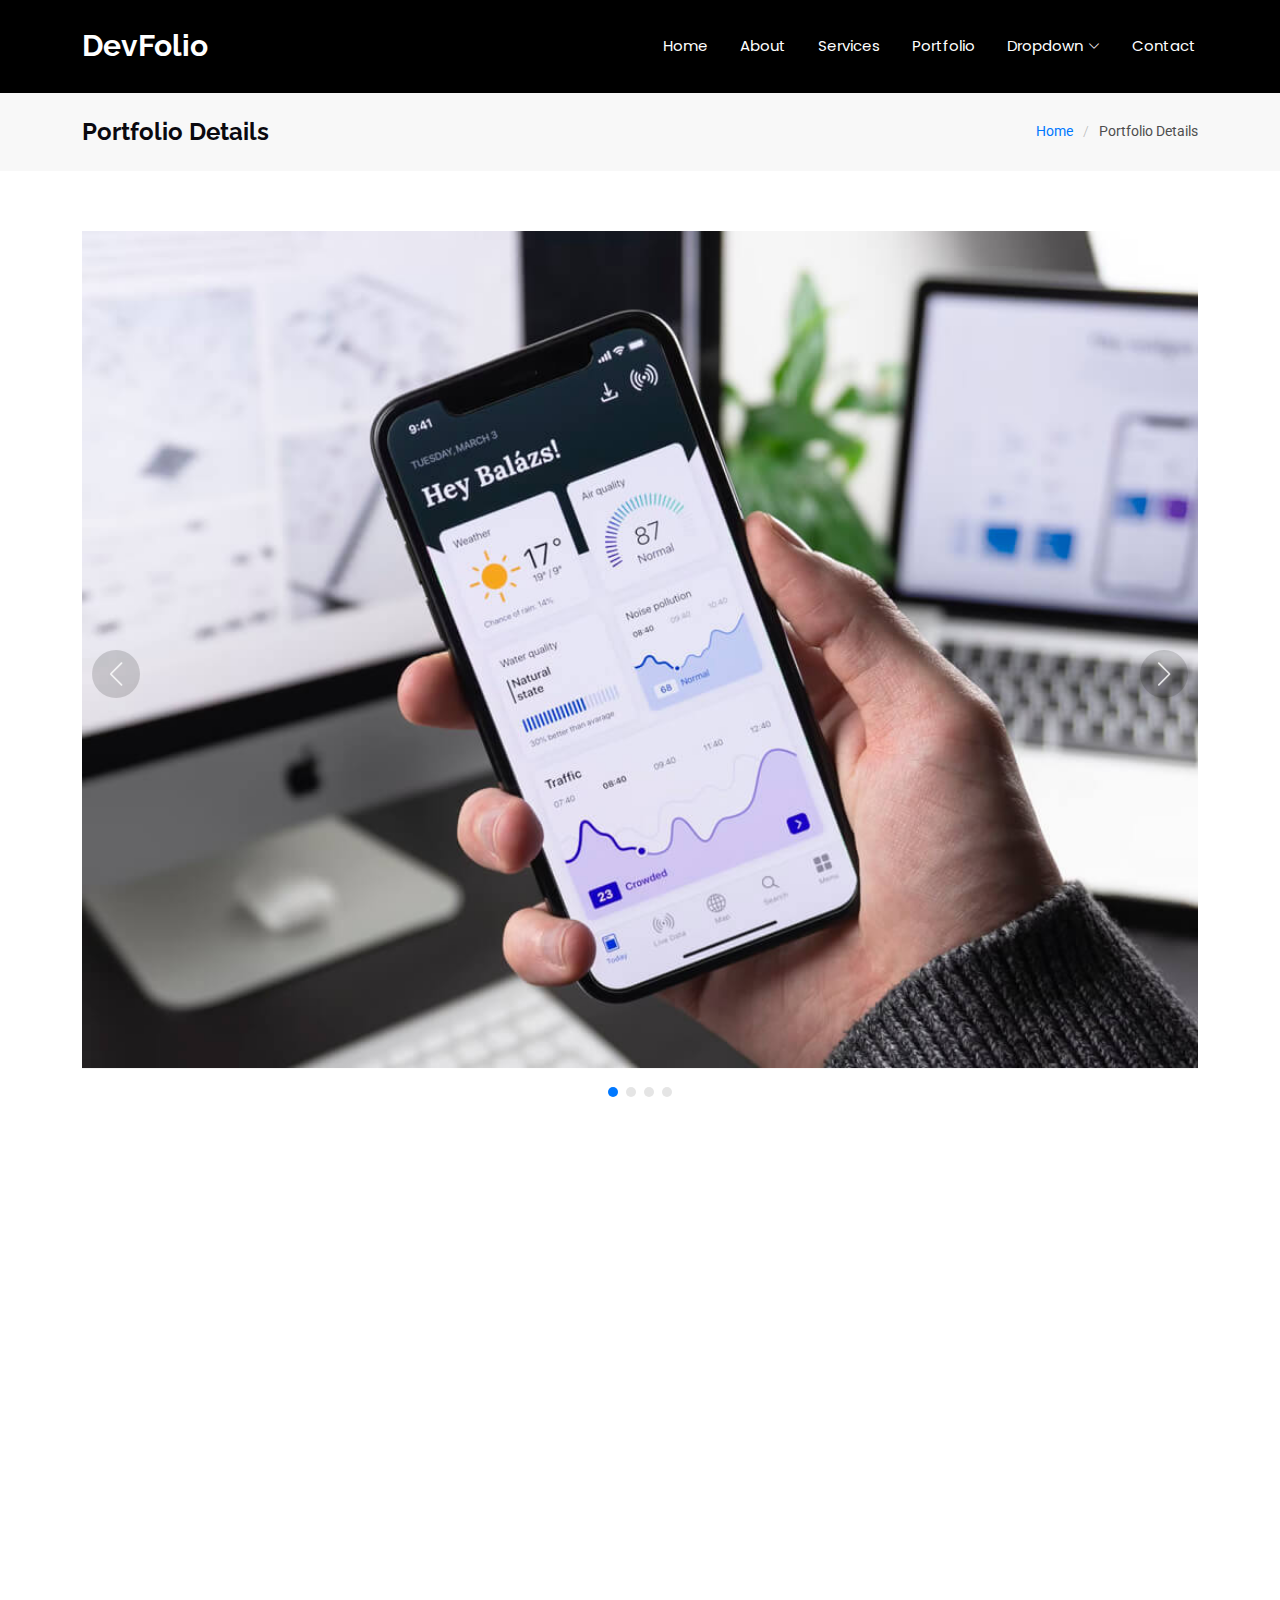
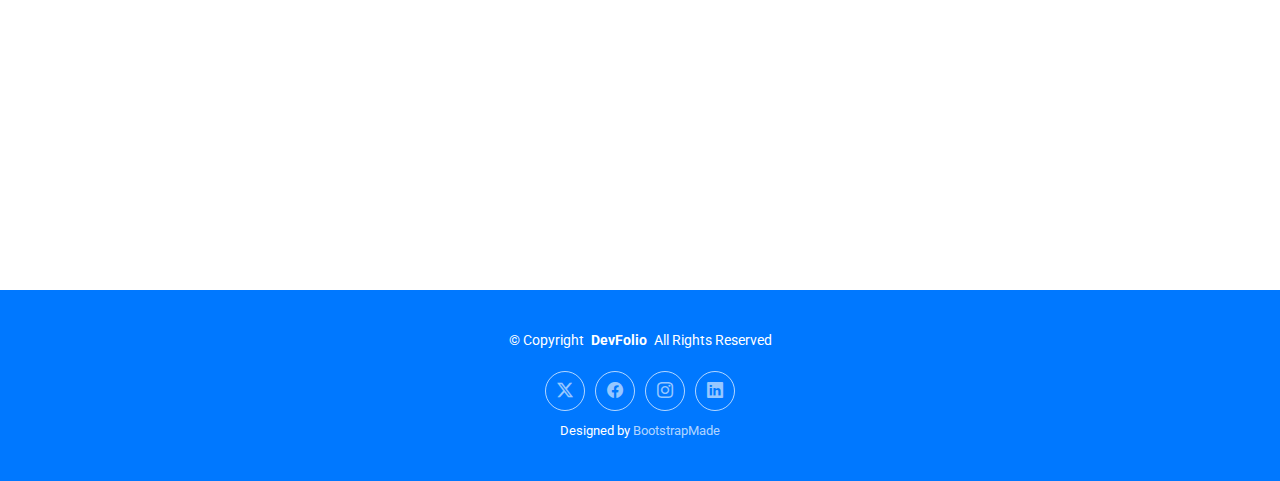
<file: portfolio-details.html>
<!DOCTYPE html>
<html lang="en">

<head>
  <meta charset="utf-8">
  <meta content="width=device-width, initial-scale=1.0" name="viewport">
  <title>Portfolio Details - DevFolio Bootstrap Template</title>
  <meta name="description" content="">
  <meta name="keywords" content="">

  <!-- Favicons -->
  <link href="assets/img/favicon.png" rel="icon">
  <link href="assets/img/apple-touch-icon.png" rel="apple-touch-icon">

  <!-- Fonts -->
  <link href="https://fonts.googleapis.com" rel="preconnect">
  <link href="https://fonts.gstatic.com" rel="preconnect" crossorigin>
  <link href="https://fonts.googleapis.com/css2?family=Roboto:ital,wght@0,100;0,300;0,400;0,500;0,700;0,900;1,100;1,300;1,400;1,500;1,700;1,900&family=Poppins:ital,wght@0,100;0,200;0,300;0,400;0,500;0,600;0,700;0,800;0,900;1,100;1,200;1,300;1,400;1,500;1,600;1,700;1,800;1,900&family=Raleway:ital,wght@0,100;0,200;0,300;0,400;0,500;0,600;0,700;0,800;0,900;1,100;1,200;1,300;1,400;1,500;1,600;1,700;1,800;1,900&display=swap" rel="stylesheet">

  <!-- Vendor CSS Files -->
  <link href="assets/vendor/bootstrap/css/bootstrap.min.css" rel="stylesheet">
  <link href="assets/vendor/bootstrap-icons/bootstrap-icons.css" rel="stylesheet">
  <link href="assets/vendor/aos/aos.css" rel="stylesheet">
  <link href="assets/vendor/glightbox/css/glightbox.min.css" rel="stylesheet">
  <link href="assets/vendor/swiper/swiper-bundle.min.css" rel="stylesheet">

  <!-- Main CSS File -->
  <link href="assets/css/main.css" rel="stylesheet">

  <!-- =======================================================
  * Template Name: DevFolio
  * Template URL: https://bootstrapmade.com/devfolio-bootstrap-portfolio-html-template/
  * Updated: Aug 07 2024 with Bootstrap v5.3.3
  * Author: BootstrapMade.com
  * License: https://bootstrapmade.com/license/
  ======================================================== -->
</head>

<body class="portfolio-details-page">

  <header id="header" class="header d-flex align-items-center sticky-top">
    <div class="container-fluid container-xl position-relative d-flex align-items-center justify-content-between">

      <a href="index.html" class="logo d-flex align-items-center">
        <!-- Uncomment the line below if you also wish to use an image logo -->
        <!-- <img src="assets/img/logo.png" alt=""> -->
        <h1 class="sitename">DevFolio</h1>
      </a>

      <nav id="navmenu" class="navmenu">
        <ul>
          <li><a href="#hero">Home<br></a></li>
          <li><a href="#about">About</a></li>
          <li><a href="#services">Services</a></li>
          <li><a href="#portfolio">Portfolio</a></li>
          <li class="dropdown"><a href="#"><span>Dropdown</span> <i class="bi bi-chevron-down toggle-dropdown"></i></a>
            <ul>
              <li><a href="#">Dropdown 1</a></li>
              <li class="dropdown"><a href="#"><span>Deep Dropdown</span> <i class="bi bi-chevron-down toggle-dropdown"></i></a>
                <ul>
                  <li><a href="#">Deep Dropdown 1</a></li>
                  <li><a href="#">Deep Dropdown 2</a></li>
                  <li><a href="#">Deep Dropdown 3</a></li>
                  <li><a href="#">Deep Dropdown 4</a></li>
                  <li><a href="#">Deep Dropdown 5</a></li>
                </ul>
              </li>
              <li><a href="#">Dropdown 2</a></li>
              <li><a href="#">Dropdown 3</a></li>
              <li><a href="#">Dropdown 4</a></li>
            </ul>
          </li>
          <li><a href="#contact">Contact</a></li>
        </ul>
        <i class="mobile-nav-toggle d-xl-none bi bi-list"></i>
      </nav>

    </div>
  </header>

  <main class="main">

    <!-- Page Title -->
    <div class="page-title" data-aos="fade">
      <div class="container d-lg-flex justify-content-between align-items-center">
        <h1 class="mb-2 mb-lg-0">Portfolio Details</h1>
        <nav class="breadcrumbs">
          <ol>
            <li><a href="index.html">Home</a></li>
            <li class="current">Portfolio Details</li>
          </ol>
        </nav>
      </div>
    </div><!-- End Page Title -->

    <!-- Portfolio Details Section -->
    <section id="portfolio-details" class="portfolio-details section">

      <div class="container" data-aos="fade-up">

        <div class="portfolio-details-slider swiper init-swiper">
          <script type="application/json" class="swiper-config">
            {
              "loop": true,
              "speed": 600,
              "autoplay": {
                "delay": 5000
              },
              "slidesPerView": "auto",
              "navigation": {
                "nextEl": ".swiper-button-next",
                "prevEl": ".swiper-button-prev"
              },
              "pagination": {
                "el": ".swiper-pagination",
                "type": "bullets",
                "clickable": true
              }
            }
          </script>
          <div class="swiper-wrapper align-items-center">

            <div class="swiper-slide">
              <img src="assets/img/portfolio/app-1.jpg" alt="">
            </div>

            <div class="swiper-slide">
              <img src="assets/img/portfolio/product-1.jpg" alt="">
            </div>

            <div class="swiper-slide">
              <img src="assets/img/portfolio/branding-1.jpg" alt="">
            </div>

            <div class="swiper-slide">
              <img src="assets/img/portfolio/books-1.jpg" alt="">
            </div>

          </div>
          <div class="swiper-button-prev"></div>
          <div class="swiper-button-next"></div>
          <div class="swiper-pagination"></div>
        </div>

        <div class="row justify-content-between gy-4 mt-4">

          <div class="col-lg-8" data-aos="fade-up">
            <div class="portfolio-description">
              <h2>This is an example of portfolio details</h2>
              <p>
                Autem ipsum nam porro corporis rerum. Quis eos dolorem eos itaque inventore commodi labore quia quia. Exercitationem repudiandae officiis neque suscipit non officia eaque itaque enim. Voluptatem officia accusantium nesciunt est omnis tempora consectetur dignissimos. Sequi nulla at esse enim cum deserunt eius.
              </p>
              <p>
                Amet consequatur qui dolore veniam voluptatem voluptatem sit. Non aspernatur atque natus ut cum nam et. Praesentium error dolores rerum minus sequi quia veritatis eum. Eos et doloribus doloremque nesciunt molestiae laboriosam.
              </p>

              <div class="testimonial-item">
                <p>
                  <i class="bi bi-quote quote-icon-left"></i>
                  <span>Export tempor illum tamen malis malis eram quae irure esse labore quem cillum quid cillum eram malis quorum velit fore eram velit sunt aliqua noster fugiat irure amet legam anim culpa.</span>
                  <i class="bi bi-quote quote-icon-right"></i>
                </p>
                <div>
                  <img src="assets/img/testimonials/testimonials-2.jpg" class="testimonial-img" alt="">
                  <h3>Sara Wilsson</h3>
                  <h4>Designer</h4>
                </div>
              </div>

              <p>
                Impedit ipsum quae et aliquid doloribus et voluptatem quasi. Perspiciatis occaecati earum et magnam animi. Quibusdam non qui ea vitae suscipit vitae sunt. Repudiandae incidunt cumque minus deserunt assumenda tempore. Delectus voluptas necessitatibus est.
              </p>

              <p>
                Sunt voluptatum sapiente facilis quo odio aut ipsum repellat debitis. Molestiae et autem libero. Explicabo et quod necessitatibus similique quis dolor eum. Numquam eaque praesentium rem et qui nesciunt.
              </p>

            </div>
          </div>

          <div class="col-lg-3" data-aos="fade-up" data-aos-delay="100">
            <div class="portfolio-info">
              <h3>Project information</h3>
              <ul>
                <li><strong>Category</strong> Web design</li>
                <li><strong>Client</strong> ASU Company</li>
                <li><strong>Project date</strong> 01 March, 2020</li>
                <li><strong>Project URL</strong> <a href="#">www.example.com</a></li>
                <li><a href="#" class="btn-visit align-self-start">Visit Website</a></li>
              </ul>
            </div>
          </div>

        </div>

      </div>

    </section><!-- /Portfolio Details Section -->

  </main>

  <footer id="footer" class="footer accent-background">

    <div class="container">
      <div class="copyright text-center ">
        <p>© <span>Copyright</span> <strong class="px-1 sitename">DevFolio</strong> <span>All Rights Reserved</span></p>
      </div>
      <div class="social-links d-flex justify-content-center">
        <a href=""><i class="bi bi-twitter-x"></i></a>
        <a href=""><i class="bi bi-facebook"></i></a>
        <a href=""><i class="bi bi-instagram"></i></a>
        <a href=""><i class="bi bi-linkedin"></i></a>
      </div>
      <div class="credits">
        <!-- All the links in the footer should remain intact. -->
        <!-- You can delete the links only if you've purchased the pro version. -->
        <!-- Licensing information: https://bootstrapmade.com/license/ -->
        <!-- Purchase the pro version with working PHP/AJAX contact form: [buy-url] -->
        Designed by <a href="https://bootstrapmade.com/">BootstrapMade</a>
      </div>
    </div>

  </footer>

  <!-- Scroll Top -->
  <a href="#" id="scroll-top" class="scroll-top d-flex align-items-center justify-content-center"><i class="bi bi-arrow-up-short"></i></a>

  <!-- Preloader -->
  <div id="preloader"></div>

  <!-- Vendor JS Files -->
  <script src="assets/vendor/bootstrap/js/bootstrap.bundle.min.js"></script>
  <script src="assets/vendor/php-email-form/validate.js"></script>
  <script src="assets/vendor/aos/aos.js"></script>
  <script src="assets/vendor/typed.js/typed.umd.js"></script>
  <script src="assets/vendor/waypoints/noframework.waypoints.js"></script>
  <script src="assets/vendor/purecounter/purecounter_vanilla.js"></script>
  <script src="assets/vendor/glightbox/js/glightbox.min.js"></script>
  <script src="assets/vendor/imagesloaded/imagesloaded.pkgd.min.js"></script>
  <script src="assets/vendor/isotope-layout/isotope.pkgd.min.js"></script>
  <script src="assets/vendor/swiper/swiper-bundle.min.js"></script>

  <!-- Main JS File -->
  <script src="assets/js/main.js"></script>

</body>

</html>
</file>
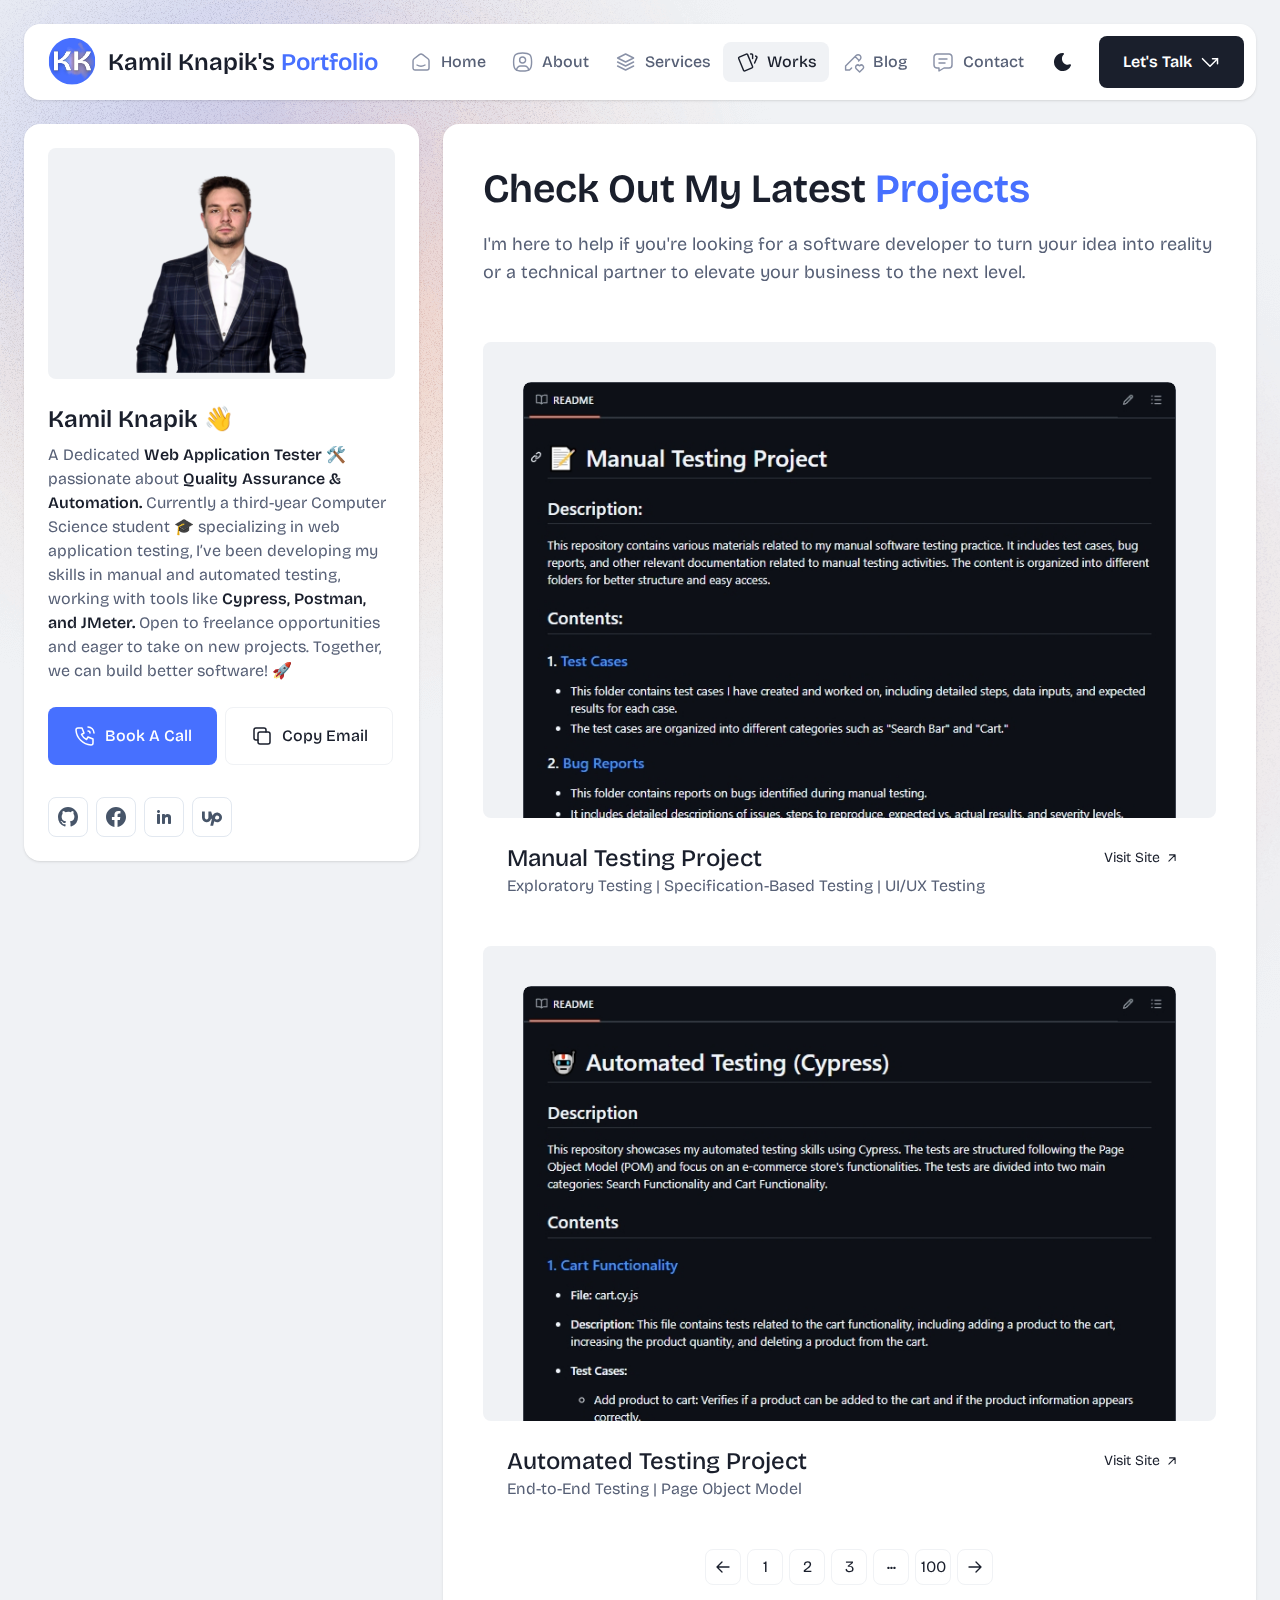
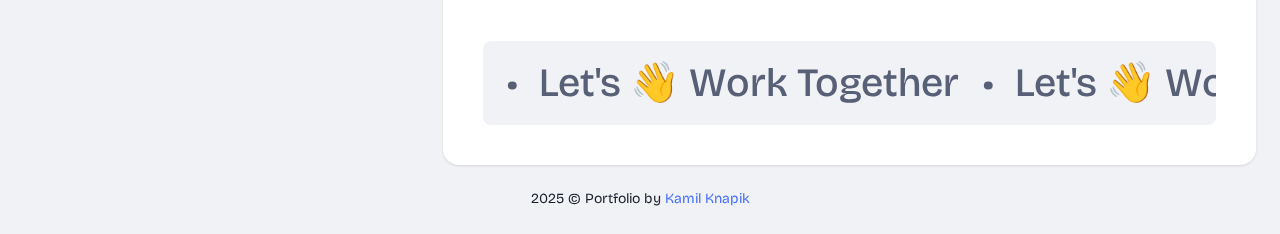
<file: portfolio.html>
<!DOCTYPE html>
<html lang="en" class="h-full">
  <head>
    <!-- Google tag (gtag.js) -->
    <script
      async
      src="https://www.googletagmanager.com/gtag/js?id=G-KHS8PBPZ7C"
    ></script>
    <script>
      window.dataLayer = window.dataLayer || [];
      function gtag() {
        dataLayer.push(arguments);
      }
      gtag("js", new Date());

      gtag("config", "G-KHS8PBPZ7C");
    </script>

        <link rel="canonical" href="https://kamknap.github.io/portfolio.html" />


    <!-- Required meta tags -->
    <meta charset="UTF-8" />
    <meta name="viewport" content="width=device-width, initial-scale=1.0" />
    <meta http-equiv="X-UA-Compatible" content="ie=edge" />

    <!-- Open Graph meta tags -->
    <meta property="og:title" content="Portfolio - Kamil Knapik" />
    <meta
      property="og:description"
      content="Browse my portfolio to see the projects I've worked on. From web development to software engineering, get an overview of my work and expertise."
      />
    <meta
      property="og:image"
      content="https://kamknap.github.io/assets/img/open-graph.png?version=2"
    />
    <meta property="og:image:alt" content="Logo of Kamil Knapik Portfolio" />
    <meta
      property="og:url"
      content="https://kamknap.github.io/portfolio.html"
    />
    <meta property="og:type" content="website" />

    <!-- Twitter Card meta tags -->
    <meta name="twitter:card" content="summary_large_image" />
    <meta name="twitter:title" content="Portfolio - Kamil Knapik" />
    <meta
      name="twitter:description"
      content="Browse my portfolio to see the projects I've worked on. From web development to software engineering, get an overview of my work and expertise."
      />
    <meta
      name="twitter:image"
      content="https://kamknap.github.io/assets/img/open-graph.png?version=2"
    />
    <meta name="twitter:image:alt" content="Logo of Kamil Knapik Portfolio" />

    <!-- Title and Description for non-JavaScript environments -->
    <title>Kamil Knapik's Portfolio - Portfolio</title>
    <meta
      name="description"
      content="Browse my portfolio to see the projects I've worked on. From web development to software engineering, get an overview of my work and expertise."
      />

    <!-- Favicon -->
    <link rel="icon" href="assets/img/logo-nowe.svg" type="image/svg+xml" />
    <link rel="icon" href="assets/img/logo-nowe.png" type="image/png" />

    <!-- Fonts -->
    <link rel="preconnect" href="https://fonts.googleapis.com" />
    <link rel="preconnect" href="https://fonts.gstatic.com" crossorigin />
    <link
      href="https://fonts.googleapis.com/css2?family=Bricolage+Grotesque:opsz,wght@12..96,300;12..96,400;12..96,500;12..96,600;12..96,700&display=swap"
      rel="stylesheet"
    />

    <!-- Styles -->
    <link
      rel="stylesheet"
      type="text/css"
      href="./assets/css/swiper-bundle.min.css"
    />
    <link
      rel="stylesheet"
      type="text/css"
      href="./assets/css/venobox.min.css"
    />
    <link rel="stylesheet" type="text/css" href="./assets/css/style.css" />
  </head>

  <body
    class="relative h-screen overflow-y-auto overflow-x-hidden bg-light text-dark dark:bg-dark-2 dark:text-light"
  >
    <div
      class="mx-auto flex max-w-screen-2xl flex-col justify-between gap-4 p-4 lg:gap-6 lg:p-6"
    >
      <!-- Header -->
      <header class="sticky top-0 z-50">
        <div class="">
          <div
            class="flex items-center justify-between rounded-2xl bg-white p-3 shadow dark:bg-black dark:shadow-dark"
          >
            <!-- Logo -->
            <a
              href="index.html"
              class="inline-flex items-center gap-3 px-3 text-2xl font-semibold text-dark dark:text-white"
            >
              <img
                src="assets/img/logo-nowe.svg"
                alt="Favicon"
                class="h-12 w-12 text-primary lg:h-12 lg:w-12"
              />

              <h1>
                <span>
                  Kamil Knapik's<span class="text-primary"> Portfolio</span>
                </span>
                </h1>
            </a>

            <!-- Navigation menu -->
            <ul
              class="hidden flex-1 flex-wrap items-center justify-center lg:flex"
            >
              <li class="group/menu-item">
                <a
                  href="index.html"
                  class="group inline-flex items-center gap-2 rounded-lg px-3 py-2 text-center text-base font-medium text-muted transition hover:bg-light hover:text-dark group-[.active]/menu-item:bg-light group-[.active]/menu-item:text-dark dark:hover:bg-dark-2 dark:hover:text-white dark:group-[.active]/menu-item:bg-dark-2 dark:group-[.active]/menu-item:text-white"
                >
                  <svg
                    xmlns="http://www.w3.org/2000/svg"
                    viewBox="0 0 20 20"
                    fill="none"
                    stroke="currentColor"
                    stroke-linecap="round"
                    stroke-linejoin="round"
                    stroke-width="1.2"
                    class="h-6 w-6 text-[#8991A7] transition group-hover:text-dark group-[.active]/menu-item:text-dark dark:group-hover:text-white dark:group-[.active]/menu-item:text-white"
                  >
                    <path
                      d="M15.833 7.258 11.39 3.802a2.222 2.222 0 0 0-2.728 0L4.216 7.258a2.22 2.22 0 0 0-.858 1.754v6a1.667 1.667 0 0 0 1.667 1.667h10a1.667 1.667 0 0 0 1.667-1.666v-6c0-.686-.317-1.334-.859-1.755Z"
                    />
                    <path d="M13.333 12.5c-1.841 1.11-4.826 1.11-6.667 0" />
                  </svg>
                  <span>Home</span>
                </a>
              </li>
              <li class="group/menu-item">
                <a
                  href="about.html"
                  class="group inline-flex items-center gap-2 rounded-lg px-3 py-2 text-center text-base font-medium text-muted transition hover:bg-light hover:text-dark group-[.active]/menu-item:bg-light group-[.active]/menu-item:text-dark dark:hover:bg-dark-2 dark:hover:text-white dark:group-[.active]/menu-item:bg-dark-2 dark:group-[.active]/menu-item:text-white"
                >
                  <svg
                    xmlns="http://www.w3.org/2000/svg"
                    viewBox="0 0 20 20"
                    fill="none"
                    stroke="currentColor"
                    stroke-linecap="round"
                    stroke-linejoin="round"
                    stroke-width="1.2"
                    class="h-6 w-6 text-[#8991A7] transition group-hover:text-dark group-[.active]/menu-item:text-dark dark:group-hover:text-white dark:group-[.active]/menu-item:text-white"
                  >
                    <path
                      d="M10.5 10.833a2.5 2.5 0 1 0 0-5 2.5 2.5 0 0 0 0 5Z"
                    />
                    <path
                      d="M10.5 2.5c6 0 7.5 1.5 7.5 7.5s-1.5 7.5-7.5 7.5S3 16 3 10s1.5-7.5 7.5-7.5Z"
                    />
                    <path
                      d="M5.5 16.708v-.041a3.333 3.333 0 0 1 3.333-3.334h3.334a3.333 3.333 0 0 1 3.333 3.334v.041"
                    />
                  </svg>
                  <span>About</span>
                </a>
              </li>
              <li class="group/menu-item">
                <a
                  href="services.html"
                  class="group inline-flex items-center gap-2 rounded-lg px-3 py-2 text-center text-base font-medium text-muted transition hover:bg-light hover:text-dark group-[.active]/menu-item:bg-light group-[.active]/menu-item:text-dark dark:hover:bg-dark-2 dark:hover:text-white dark:group-[.active]/menu-item:bg-dark-2 dark:group-[.active]/menu-item:text-white"
                >
                  <svg
                    xmlns="http://www.w3.org/2000/svg"
                    viewBox="0 0 20 20"
                    fill="none"
                    stroke="currentColor"
                    stroke-linecap="round"
                    stroke-linejoin="round"
                    stroke-width="1.2"
                    class="h-6 w-6 text-[#8991A7] transition group-hover:text-dark group-[.active]/menu-item:text-dark dark:group-hover:text-white dark:group-[.active]/menu-item:text-white"
                  >
                    <path
                      d="M10.5 3.333 3.833 6.667 10.5 10l6.667-3.333L10.5 3.333ZM3.833 10l6.667 3.333L17.167 10M3.833 13.333l6.667 3.334 6.667-3.334"
                    />
                  </svg>
                  <span>Services</span>
                </a>
              </li>
              <li class="group/menu-item active">
                <a
                  href="portfolio.html"
                  class="group inline-flex items-center gap-2 rounded-lg px-3 py-2 text-center text-base font-medium text-muted transition hover:bg-light hover:text-dark group-[.active]/menu-item:bg-light group-[.active]/menu-item:text-dark dark:hover:bg-dark-2 dark:hover:text-white dark:group-[.active]/menu-item:bg-dark-2 dark:group-[.active]/menu-item:text-white"
                >
                  <svg
                    xmlns="http://www.w3.org/2000/svg"
                    viewBox="0 0 20 20"
                    fill="none"
                    stroke="currentColor"
                    stroke-linecap="round"
                    stroke-linejoin="round"
                    stroke-width="1.2"
                    class="h-6 w-6 text-[#8991A7] transition group-hover:text-dark group-[.active]/menu-item:text-dark dark:group-hover:text-white dark:group-[.active]/menu-item:text-white"
                  >
                    <path
                      d="m3.503 5.998 5.949-2.591a.8.8 0 0 1 1.058.439l4.103 9.918a.834.834 0 0 1-.428 1.087l-5.948 2.59a.8.8 0 0 1-1.059-.438l-4.103-9.92a.833.833 0 0 1 .428-1.085ZM13 3.333h.833a.833.833 0 0 1 .834.834v2.916M17.167 5c.22.093.433.18.64.263a.833.833 0 0 1 .442 1.092l-1.915 4.478"
                    />
                  </svg>
                  <span>Works</span>
                </a>
              </li>
              <li class="group/menu-item">
                <a
                  href="blog.html"
                  class="group inline-flex items-center gap-2 rounded-lg px-3 py-2 text-center text-base font-medium text-muted transition hover:bg-light hover:text-dark group-[.active]/menu-item:bg-light group-[.active]/menu-item:text-dark dark:hover:bg-dark-2 dark:hover:text-white dark:group-[.active]/menu-item:bg-dark-2 dark:group-[.active]/menu-item:text-white"
                >
                  <svg
                    xmlns="http://www.w3.org/2000/svg"
                    viewBox="0 0 20 20"
                    fill="none"
                    stroke="currentColor"
                    stroke-linecap="round"
                    stroke-linejoin="round"
                    stroke-width="1.2"
                    class="h-6 w-6 text-[#8991A7] transition group-hover:text-dark group-[.active]/menu-item:text-dark dark:group-hover:text-white dark:group-[.active]/menu-item:text-white"
                  >
                    <path
                      d="m14.667 9.167 1.25-1.25a2.357 2.357 0 1 0-3.333-3.334l-8.75 8.75v3.334h3.333L8.834 15m2.916-9.583 3.333 3.333m.417 9.583 2.792-2.736a1.785 1.785 0 0 0 .004-2.56 1.87 1.87 0 0 0-2.608-.005l-.186.184-.186-.184a1.869 1.869 0 0 0-2.607-.005 1.787 1.787 0 0 0-.005 2.56l2.796 2.746Z"
                    />
                  </svg>
                  <span>Blog</span>
                </a>
              </li>
              <li class="group/menu-item">
                <a
                  href="contact.html"
                  class="group inline-flex items-center gap-2 rounded-lg px-3 py-2 text-center text-base font-medium text-muted transition hover:bg-light hover:text-dark group-[.active]/menu-item:bg-light group-[.active]/menu-item:text-dark dark:hover:bg-dark-2 dark:hover:text-white dark:group-[.active]/menu-item:bg-dark-2 dark:group-[.active]/menu-item:text-white"
                >
                  <svg
                    xmlns="http://www.w3.org/2000/svg"
                    viewBox="0 0 20 20"
                    fill="none"
                    stroke="currentColor"
                    stroke-linecap="round"
                    stroke-linejoin="round"
                    stroke-width="1.2"
                    class="h-6 w-6 text-[#8991A7] transition group-hover:text-dark group-[.active]/menu-item:text-dark dark:group-hover:text-white dark:group-[.active]/menu-item:text-white"
                  >
                    <path
                      d="M6.667 7.5h6.666m-6.666 3.333h5M15 3.333a2.5 2.5 0 0 1 2.5 2.5V12.5A2.5 2.5 0 0 1 15 15h-4.167l-4.166 2.5V15H5a2.5 2.5 0 0 1-2.5-2.5V5.833a2.5 2.5 0 0 1 2.5-2.5h10Z"
                    />
                  </svg>
                  <span>Contact</span>
                </a>
              </li>
            </ul>

            <!-- Header buttons -->
            <div class="hidden items-center gap-4 lg:flex">
              <!-- Theme appearance toggler -->
              <div class="">
                <button
                  type="button"
                  class="hs-dark-mode group flex h-10 w-10 items-center justify-center rounded-lg text-center font-medium text-dark transition hover:bg-light hs-dark-mode-active:hidden dark:text-gray-400 dark:hover:text-gray-500"
                  data-hs-theme-click-value="dark"
                >
                  <svg
                    xmlns="http://www.w3.org/2000/svg"
                    fill="currentColor"
                    viewBox="0 0 24 24"
                    class="h-6 w-6"
                  >
                    <path
                      d="M11.8 3a8.656 8.656 0 0 0-4.523 1.28A8.918 8.918 0 0 0 4.04 7.756a9.167 9.167 0 0 0 .44 9.24 8.863 8.863 0 0 0 3.553 3.137 8.633 8.633 0 0 0 4.624.824 8.69 8.69 0 0 0 4.381-1.723 8.973 8.973 0 0 0 2.892-3.78c.3-.738-.419-1.48-1.142-1.179a5.604 5.604 0 0 1-3.892.15 5.74 5.74 0 0 1-3.083-2.431 5.956 5.956 0 0 1-.848-3.886c.17-1.357.8-2.61 1.78-3.541l.069-.072c.485-.567.099-1.488-.668-1.488h-.234l-.06-.005L11.8 3Z"
                    />
                  </svg>
                </button>
                <button
                  type="button"
                  class="hs-dark-mode group hidden h-10 w-10 items-center justify-center rounded-lg text-center font-medium text-dark transition hover:bg-light hs-dark-mode-active:flex dark:text-[#FD7E41] dark:hover:bg-dark dark:hover:text-[#FD7E41]"
                  data-hs-theme-click-value="light"
                >
                  <svg
                    xmlns="http://www.w3.org/2000/svg"
                    fill="currentColor"
                    viewBox="0 0 20 20"
                    class="h-6 w-6"
                  >
                    <path
                      d="M10 15.833a.833.833 0 0 1 .828.736l.005.098v.833a.833.833 0 0 1-1.66.097l-.006-.097v-.833a.833.833 0 0 1 .833-.834Zm5.26-1.741.08.069.582.583a.833.833 0 0 1-1.1 1.248l-.078-.07-.583-.583a.833.833 0 0 1 1.015-1.306l.085.059Zm-9.42.068a.833.833 0 0 1 .068 1.1l-.069.08-.583.582a.833.833 0 0 1-1.248-1.1l.07-.078.583-.583a.833.833 0 0 1 1.178 0ZM3.333 9.167a.833.833 0 0 1 .098 1.66l-.098.006H2.5a.833.833 0 0 1-.098-1.66l.098-.006h.833Zm14.167 0a.833.833 0 0 1 .098 1.66l-.098.006h-.833a.833.833 0 0 1-.098-1.66l.098-.006h.833ZM5.178 4.008l.078.07.583.583a.833.833 0 0 1-1.1 1.247l-.078-.069-.583-.583A.833.833 0 0 1 5.092 3.95l.086.058Zm10.744.069a.833.833 0 0 1 .07 1.1l-.07.079-.583.583a.833.833 0 0 1-1.247-1.1l.069-.078.583-.584a.833.833 0 0 1 1.178 0ZM10 1.667a.833.833 0 0 1 .828.736l.005.097v.833a.833.833 0 0 1-1.66.098l-.006-.098V2.5A.833.833 0 0 1 10 1.667Zm0 4.166a4.167 4.167 0 1 1-4.163 4.348L5.833 10l.004-.18A4.167 4.167 0 0 1 10 5.832Z"
                    />
                  </svg>
                </button>
              </div>

              <a
                href="contact.html"
                class="inline-flex items-center gap-2 rounded-lg bg-dark px-6 py-4 text-center text-base font-semibold leading-tight text-white transition hover:bg-primary dark:bg-dark-2 dark:text-white dark:hover:bg-primary dark:hover:text-white"
              >
                <span>Let's Talk</span>
                <svg
                  xmlns="http://www.w3.org/2000/svg"
                  fill="none"
                  viewBox="0 0 20 20"
                  stroke="currentColor"
                  stroke-linecap="round"
                  stroke-linejoin="round"
                  stroke-width="1.5"
                  class="h-5 w-5"
                >
                  <path d="M17.5 11.667v-5h-5" />
                  <path d="m17.5 6.667-7.5 7.5-7.5-7.5" />
                </svg>
              </a>
            </div>

            <!-- Navigation toggler -->
            <button
              type="button"
              class="text-dark transition dark:text-white/70 lg:hidden"
              data-hs-overlay="#mobile-menu"
              aria-controls="mobile-menu"
              aria-label="Toggle navigation"
            >
              <span class="sr-only">Toggle Navigation</span>
              <svg
                class="h-9 w-9 flex-shrink-0"
                fill="currentColor"
                viewBox="0 0 16 16"
              >
                <path
                  fill-rule="evenodd"
                  d="M2.5 12a.5.5 0 0 1 .5-.5h10a.5.5 0 0 1 0 1H3a.5.5 0 0 1-.5-.5zm0-4a.5.5 0 0 1 .5-.5h10a.5.5 0 0 1 0 1H3a.5.5 0 0 1-.5-.5zm0-4a.5.5 0 0 1 .5-.5h10a.5.5 0 0 1 0 1H3a.5.5 0 0 1-.5-.5z"
                />
              </svg>
            </button>
          </div>
        </div>
      </header>
      <!-- Header end -->

      <!-- Mobile menu -->
      <div
        id="mobile-menu"
        class="hs-overlay fixed bottom-0 start-0 top-0 z-[60] hidden h-full w-64 -translate-x-full transform overflow-y-auto bg-white transition-all duration-300 hs-overlay-open:translate-x-0 dark:bg-black [&::-webkit-scrollbar-thumb]:rounded-full [&::-webkit-scrollbar-thumb]:bg-gray-300 [&::-webkit-scrollbar-track]:bg-gray-100 [&::-webkit-scrollbar]:w-2"
      >
        <div class="flex h-full flex-col justify-between gap-5 p-5">
          <div class="">
            <!-- Logo -->
            <a
              href="index.html"
              class="inline-flex items-center gap-3 px-3 text-2xl font-semibold text-dark dark:text-white"
            >
              <img
                src="assets/img/logo-nowe.svg"
                alt="Favicon"
                class="h-12 w-12 text-primary lg:h-12 lg:w-12"
              />

              <span> Kamil Knapik's<span class="text-primary"> Portfolio</span> </span>
            </a>
          </div>

          <ul class="mt-4 flex flex-1 flex-col gap-2">
            <li class="group/menu-item">
              <a
                href="index.html"
                class="group inline-flex w-full items-center gap-2 rounded-lg px-3 py-2 text-center text-base font-medium text-muted transition hover:bg-light hover:text-dark group-[.active]/menu-item:bg-light group-[.active]/menu-item:text-dark dark:hover:bg-dark-2 dark:hover:text-white dark:group-[.active]/menu-item:bg-dark-2 dark:group-[.active]/menu-item:text-white"
              >
                <svg
                  xmlns="http://www.w3.org/2000/svg"
                  viewBox="0 0 20 20"
                  fill="none"
                  stroke="currentColor"
                  stroke-linecap="round"
                  stroke-linejoin="round"
                  stroke-width="1.2"
                  class="h-6 w-6 text-[#8991A7] transition group-hover:text-dark group-[.active]/menu-item:text-dark dark:group-hover:text-white dark:group-[.active]/menu-item:text-white"
                >
                  <path
                    d="M15.833 7.258 11.39 3.802a2.222 2.222 0 0 0-2.728 0L4.216 7.258a2.22 2.22 0 0 0-.858 1.754v6a1.667 1.667 0 0 0 1.667 1.667h10a1.667 1.667 0 0 0 1.667-1.666v-6c0-.686-.317-1.334-.859-1.755Z"
                  />
                  <path d="M13.333 12.5c-1.841 1.11-4.826 1.11-6.667 0" />
                </svg>
                <span>Home</span>
              </a>
            </li>
            <li class="group/menu-item">
              <a
                href="about.html"
                class="group inline-flex w-full items-center gap-2 rounded-lg px-3 py-2 text-center text-base font-medium text-muted transition hover:bg-light hover:text-dark group-[.active]/menu-item:bg-light group-[.active]/menu-item:text-dark dark:hover:bg-dark-2 dark:hover:text-white dark:group-[.active]/menu-item:bg-dark-2 dark:group-[.active]/menu-item:text-white"
              >
                <svg
                  xmlns="http://www.w3.org/2000/svg"
                  viewBox="0 0 20 20"
                  fill="none"
                  stroke="currentColor"
                  stroke-linecap="round"
                  stroke-linejoin="round"
                  stroke-width="1.2"
                  class="h-6 w-6 text-[#8991A7] transition group-hover:text-dark group-[.active]/menu-item:text-dark dark:group-hover:text-white dark:group-[.active]/menu-item:text-white"
                >
                  <path d="M10.5 10.833a2.5 2.5 0 1 0 0-5 2.5 2.5 0 0 0 0 5Z" />
                  <path
                    d="M10.5 2.5c6 0 7.5 1.5 7.5 7.5s-1.5 7.5-7.5 7.5S3 16 3 10s1.5-7.5 7.5-7.5Z"
                  />
                  <path
                    d="M5.5 16.708v-.041a3.333 3.333 0 0 1 3.333-3.334h3.334a3.333 3.333 0 0 1 3.333 3.334v.041"
                  />
                </svg>
                <span>About</span>
              </a>
            </li>
            <li class="group/menu-item">
              <a
                href="services.html"
                class="group inline-flex w-full items-center gap-2 rounded-lg px-3 py-2 text-center text-base font-medium text-muted transition hover:bg-light hover:text-dark group-[.active]/menu-item:bg-light group-[.active]/menu-item:text-dark dark:hover:bg-dark-2 dark:hover:text-white dark:group-[.active]/menu-item:bg-dark-2 dark:group-[.active]/menu-item:text-white"
              >
                <svg
                  xmlns="http://www.w3.org/2000/svg"
                  viewBox="0 0 20 20"
                  fill="none"
                  stroke="currentColor"
                  stroke-linecap="round"
                  stroke-linejoin="round"
                  stroke-width="1.2"
                  class="h-6 w-6 text-[#8991A7] transition group-hover:text-dark group-[.active]/menu-item:text-dark dark:group-hover:text-white dark:group-[.active]/menu-item:text-white"
                >
                  <path
                    d="M10.5 3.333 3.833 6.667 10.5 10l6.667-3.333L10.5 3.333ZM3.833 10l6.667 3.333L17.167 10M3.833 13.333l6.667 3.334 6.667-3.334"
                  />
                </svg>
                <span>Services</span>
              </a>
            </li>
            <li class="group/menu-item active">
              <a
                href="portfolio.html"
                class="group inline-flex w-full items-center gap-2 rounded-lg px-3 py-2 text-center text-base font-medium text-muted transition hover:bg-light hover:text-dark group-[.active]/menu-item:bg-light group-[.active]/menu-item:text-dark dark:hover:bg-dark-2 dark:hover:text-white dark:group-[.active]/menu-item:bg-dark-2 dark:group-[.active]/menu-item:text-white"
              >
                <svg
                  xmlns="http://www.w3.org/2000/svg"
                  viewBox="0 0 20 20"
                  fill="none"
                  stroke="currentColor"
                  stroke-linecap="round"
                  stroke-linejoin="round"
                  stroke-width="1.2"
                  class="h-6 w-6 text-[#8991A7] transition group-hover:text-dark group-[.active]/menu-item:text-dark dark:group-hover:text-white dark:group-[.active]/menu-item:text-white"
                >
                  <path
                    d="m3.503 5.998 5.949-2.591a.8.8 0 0 1 1.058.439l4.103 9.918a.834.834 0 0 1-.428 1.087l-5.948 2.59a.8.8 0 0 1-1.059-.438l-4.103-9.92a.833.833 0 0 1 .428-1.085ZM13 3.333h.833a.833.833 0 0 1 .834.834v2.916M17.167 5c.22.093.433.18.64.263a.833.833 0 0 1 .442 1.092l-1.915 4.478"
                  />
                </svg>
                <span>Works</span>
              </a>
            </li>
            <li class="group/menu-item">
              <a
                href="blog.html"
                class="group inline-flex w-full items-center gap-2 rounded-lg px-3 py-2 text-center text-base font-medium text-muted transition hover:bg-light hover:text-dark group-[.active]/menu-item:bg-light group-[.active]/menu-item:text-dark dark:hover:bg-dark-2 dark:hover:text-white dark:group-[.active]/menu-item:bg-dark-2 dark:group-[.active]/menu-item:text-white"
              >
                <svg
                  xmlns="http://www.w3.org/2000/svg"
                  viewBox="0 0 20 20"
                  fill="none"
                  stroke="currentColor"
                  stroke-linecap="round"
                  stroke-linejoin="round"
                  stroke-width="1.2"
                  class="h-6 w-6 text-[#8991A7] transition group-hover:text-dark group-[.active]/menu-item:text-dark dark:group-hover:text-white dark:group-[.active]/menu-item:text-white"
                >
                  <path
                    d="m14.667 9.167 1.25-1.25a2.357 2.357 0 1 0-3.333-3.334l-8.75 8.75v3.334h3.333L8.834 15m2.916-9.583 3.333 3.333m.417 9.583 2.792-2.736a1.785 1.785 0 0 0 .004-2.56 1.87 1.87 0 0 0-2.608-.005l-.186.184-.186-.184a1.869 1.869 0 0 0-2.607-.005 1.787 1.787 0 0 0-.005 2.56l2.796 2.746Z"
                  />
                </svg>
                <span>Blog</span>
              </a>
            </li>
            <li class="group/menu-item">
              <a
                href="contact.html"
                class="group inline-flex w-full items-center gap-2 rounded-lg px-3 py-2 text-center text-base font-medium text-muted transition hover:bg-light hover:text-dark group-[.active]/menu-item:bg-light group-[.active]/menu-item:text-dark dark:hover:bg-dark-2 dark:hover:text-white dark:group-[.active]/menu-item:bg-dark-2 dark:group-[.active]/menu-item:text-white"
              >
                <svg
                  xmlns="http://www.w3.org/2000/svg"
                  viewBox="0 0 20 20"
                  fill="none"
                  stroke="currentColor"
                  stroke-linecap="round"
                  stroke-linejoin="round"
                  stroke-width="1.2"
                  class="h-6 w-6 text-[#8991A7] transition group-hover:text-dark group-[.active]/menu-item:text-dark dark:group-hover:text-white dark:group-[.active]/menu-item:text-white"
                >
                  <path
                    d="M6.667 7.5h6.666m-6.666 3.333h5M15 3.333a2.5 2.5 0 0 1 2.5 2.5V12.5A2.5 2.5 0 0 1 15 15h-4.167l-4.166 2.5V15H5a2.5 2.5 0 0 1-2.5-2.5V5.833a2.5 2.5 0 0 1 2.5-2.5h10Z"
                  />
                </svg>
                <span>Contact</span>
              </a>
            </li>
          </ul>

          <div class="flex flex-col gap-3">
            <button
              data-hs-theme-click-value="dark"
              class="hs-dark-mode flex w-full items-center justify-start gap-2 rounded-lg px-4 py-2 text-center text-sm text-muted transition hover:bg-light hs-dark-mode-active:hidden dark:hover:bg-dark dark:hover:text-white"
            >
              <svg
                xmlns="http://www.w3.org/2000/svg"
                fill="currentColor"
                viewBox="0 0 24 24"
                class="h-6 w-6"
              >
                <path
                  d="M11.8 3a8.656 8.656 0 0 0-4.523 1.28A8.918 8.918 0 0 0 4.04 7.756a9.167 9.167 0 0 0 .44 9.24 8.863 8.863 0 0 0 3.553 3.137 8.633 8.633 0 0 0 4.624.824 8.69 8.69 0 0 0 4.381-1.723 8.973 8.973 0 0 0 2.892-3.78c.3-.738-.419-1.48-1.142-1.179a5.604 5.604 0 0 1-3.892.15 5.74 5.74 0 0 1-3.083-2.431 5.956 5.956 0 0 1-.848-3.886c.17-1.357.8-2.61 1.78-3.541l.069-.072c.485-.567.099-1.488-.668-1.488h-.234l-.06-.005L11.8 3Z"
                />
              </svg>

              <span>Change appearance</span>
            </button>

            <button
              data-hs-theme-click-value="light"
              class="hs-dark-mode hidden w-full items-center justify-start gap-2 rounded-lg px-4 py-2 text-center text-sm text-muted transition hover:bg-light hs-dark-mode-active:flex dark:hover:bg-dark dark:hover:text-white"
            >
              <svg
                xmlns="http://www.w3.org/2000/svg"
                fill="currentColor"
                viewBox="0 0 24 24"
                class="h-6 w-6"
              >
                <path
                  d="M10 15.833a.833.833 0 0 1 .828.736l.005.098v.833a.833.833 0 0 1-1.66.097l-.006-.097v-.833a.833.833 0 0 1 .833-.834Zm5.26-1.741.08.069.582.583a.833.833 0 0 1-1.1 1.248l-.078-.07-.583-.583a.833.833 0 0 1 1.015-1.306l.085.059Zm-9.42.068a.833.833 0 0 1 .068 1.1l-.069.08-.583.582a.833.833 0 0 1-1.248-1.1l.07-.078.583-.583a.833.833 0 0 1 1.178 0ZM3.333 9.167a.833.833 0 0 1 .098 1.66l-.098.006H2.5a.833.833 0 0 1-.098-1.66l.098-.006h.833Zm14.167 0a.833.833 0 0 1 .098 1.66l-.098.006h-.833a.833.833 0 0 1-.098-1.66l.098-.006h.833ZM5.178 4.008l.078.07.583.583a.833.833 0 0 1-1.1 1.247l-.078-.069-.583-.583A.833.833 0 0 1 5.092 3.95l.086.058Zm10.744.069a.833.833 0 0 1 .07 1.1l-.07.079-.583.583a.833.833 0 0 1-1.247-1.1l.069-.078.583-.584a.833.833 0 0 1 1.178 0ZM10 1.667a.833.833 0 0 1 .828.736l.005.097v.833a.833.833 0 0 1-1.66.098l-.006-.098V2.5A.833.833 0 0 1 10 1.667Zm0 4.166a4.167 4.167 0 1 1-4.163 4.348L5.833 10l.004-.18A4.167 4.167 0 0 1 10 5.832Z"
                />
              </svg>

              <span>Change appearance</span>
            </button>

            <a
              href="contact.html"
              class="inline-flex w-full items-center justify-center gap-2 rounded-lg bg-dark px-6 py-4 text-center text-base font-semibold leading-tight text-white transition hover:bg-primary dark:bg-dark-2 dark:text-white dark:hover:bg-primary dark:hover:text-white"
            >
              <span>Let's Talk</span>
              <svg
                xmlns="http://www.w3.org/2000/svg"
                fill="none"
                viewBox="0 0 20 20"
                stroke="currentColor"
                stroke-linecap="round"
                stroke-linejoin="round"
                stroke-width="1.5"
                class="h-5 w-5"
              >
                <path d="M17.5 11.667v-5h-5" />
                <path d="m17.5 6.667-7.5 7.5-7.5-7.5" />
              </svg>
            </a>
          </div>
        </div>
      </div>

      <main class="grid grid-cols-1 gap-4 lg:grid-cols-3 lg:gap-6">
        <!-- Intro -->
        <div class="">
          <div
            class="rounded-2xl bg-white p-6 shadow dark:bg-black dark:shadow-dark lg:sticky lg:top-24"
          >
            <div
              class="aspect-6/4 overflow-hidden rounded-lg bg-light pt-4 text-center dark:bg-dark-2"
            >
              <img
                src="assets/img/profile.png"
                alt="profile picture"
                class="inline-block h-full w-full scale-110 object-contain object-bottom"
              />
            </div>

            <div class="mt-6">
              <h3 class="text-2xl font-semibold dark:text-light">
                Kamil Knapik 👋
              </h3>
              <p class="mt-2 text-muted dark:text-light/70">
                A Dedicated
                <span class="font-semibold text-dark dark:text-white">
                  Web Application Tester
                </span>
                🛠️ passionate about
                <span class="font-semibold text-dark dark:text-white">
                  Quality Assurance & Automation.
                </span>
                Currently a third-year Computer Science student 🎓 specializing in web application testing, I’ve been developing my skills in manual and automated testing, working with tools like
                <span class="font-semibold text-dark dark:text-white">
                  Cypress, Postman, and JMeter.
                </span>
                Open to freelance opportunities and eager to take on new projects. Together, we can build better software! 🚀
              </p>
              <!-- CTA buttons -->
              <div class="mt-6 flex flex-wrap gap-2">
                <a
                  href="https://calendar.app.google/wmZ7jcmMtbgbqkYM7"
                  target="_blank"
                  class="inline-flex items-center gap-x-2 rounded-lg border border-transparent bg-primary px-6 py-4 font-medium text-white transition hover:bg-blue-600 focus:outline-none focus:ring disabled:pointer-events-none disabled:opacity-50"
                >
                  <svg
                    xmlns="http://www.w3.org/2000/svg"
                    viewBox="0 0 24 24"
                    fill="none"
                    stroke="currentColor"
                    stroke-linecap="round"
                    stroke-linejoin="round"
                    stroke-width="1.5"
                    class="h-6 w-6"
                  >
                    <path
                      d="M5 4h4l2 5-2.5 1.5a11 11 0 0 0 5 5L15 13l5 2v4a2 2 0 0 1-2 2A16 16 0 0 1 3 6a2 2 0 0 1 2-2Zm10 3a2 2 0 0 1 2 2m-2-6a6 6 0 0 1 6 6"
                    />
                  </svg>
                  <span>Book A Call</span>
                </a>
                <button
                  type="button"
                  data-clipboard-text="knapik.kamil@outlook.com"
                  data-clipboard-action="copy"
                  data-clipboard-success-text="Copied to clipboard"
                  class="js-clipboard hs-tooltip inline-flex items-center gap-x-2 rounded-lg border border-light bg-transparent px-6 py-4 font-medium text-dark transition [--trigger:focus] hover:bg-light focus:outline-none focus:ring disabled:pointer-events-none disabled:opacity-50 dark:border-dark dark:text-light/70 dark:hover:bg-dark dark:hover:text-white"
                >
                  <svg
                    xmlns="http://www.w3.org/2000/svg"
                    viewBox="0 0 24 24"
                    fill="none"
                    stroke="currentColor"
                    stroke-linecap="round"
                    stroke-linejoin="round"
                    stroke-width="1.5"
                    class="h-6 w-6"
                  >
                    <path
                      d="M8 10a2 2 0 0 1 2-2h8a2 2 0 0 1 2 2v8a2 2 0 0 1-2 2h-8a2 2 0 0 1-2-2v-8Z"
                    />
                    <path
                      d="M16 8V6a2 2 0 0 0-2-2H6a2 2 0 0 0-2 2v8a2 2 0 0 0 2 2h2"
                    />
                  </svg>
                  <span>Copy Email</span>

                  <span
                    class="hs-tooltip-content invisible z-10 hidden rounded-lg bg-gray-900 px-2 py-1 text-xs font-medium text-white opacity-0 shadow-sm transition-opacity hs-tooltip-shown:visible hs-tooltip-shown:opacity-100 dark:bg-slate-700"
                    role="tooltip"
                  >
                    Copied to clipboard
                  </span>
                </button>
              </div>

              <!-- Social -->
              <div class="mt-8 flex flex-wrap items-center gap-2">
                <a
                  href="https://github.com/kamknap"
                  target="_blank"
                  class="flex h-10 w-10 items-center justify-center rounded-lg border border-slate-200 bg-transparent text-center text-slate-600 transition hover:text-primary focus:outline-none focus:ring disabled:pointer-events-none disabled:opacity-50 dark:border-transparent dark:bg-dark-2 dark:text-slate-500 dark:hover:text-primary"
                >
                  <svg
                    xmlns="http://www.w3.org/2000/svg"
                    viewBox="0 0 24 24"
                    fill="currentColor"
                    class="h-6 w-6"
                  >
                    <path
                      d="M12 2C6.475 2 2 6.475 2 12a9.994 9.994 0 0 0 6.838 9.488c.5.087.687-.213.687-.476 0-.237-.013-1.024-.013-1.862-2.512.463-3.162-.612-3.362-1.175-.113-.288-.6-1.175-1.025-1.413-.35-.187-.85-.65-.013-.662.788-.013 1.35.725 1.538 1.025.9 1.512 2.338 1.087 2.912.825.088-.65.35-1.087.638-1.337-2.225-.25-4.55-1.113-4.55-4.938 0-1.088.387-1.987 1.025-2.688-.1-.25-.45-1.275.1-2.65 0 0 .837-.262 2.75 1.026a9.28 9.28 0 0 1 2.5-.338c.85 0 1.7.112 2.5.337 1.912-1.3 2.75-1.024 2.75-1.024.55 1.375.2 2.4.1 2.65.637.7 1.025 1.587 1.025 2.687 0 3.838-2.337 4.688-4.562 4.938.362.312.675.912.675 1.85 0 1.337-.013 2.412-.013 2.75 0 .262.188.574.688.474A10.016 10.016 0 0 0 22 12c0-5.525-4.475-10-10-10Z"
                    />
                  </svg>
                </a>
                <a
                  href="https://www.facebook.com/kamil.knapik.520/"
                  target="_blank"
                  class="flex h-10 w-10 items-center justify-center rounded-lg border border-slate-200 bg-transparent text-center text-slate-600 transition hover:text-primary focus:outline-none focus:ring disabled:pointer-events-none disabled:opacity-50 dark:border-transparent dark:bg-dark-2 dark:text-slate-500 dark:hover:text-primary"
                >
                  <svg
                    xmlns="http://www.w3.org/2000/svg"
                    viewBox="0 0 24 24"
                    fill="currentColor"
                    class="h-6 w-6"
                  >
                    <path
                      d="M12 2C6.477 2 2 6.477 2 12c0 4.991 3.657 9.128 8.438 9.879V14.89h-2.54V12h2.54V9.797c0-2.506 1.492-3.89 3.777-3.89 1.094 0 2.238.195 2.238.195v2.46h-1.26c-1.243 0-1.63.771-1.63 1.562V12h2.773l-.443 2.89h-2.33v6.989C18.343 21.129 22 16.99 22 12c0-5.523-4.477-10-10-10Z"
                    />
                  </svg>
                </a>
                <a
                href="https://www.linkedin.com/in/kamil-knapik-89233b269/"
                target="_blank"
                class="flex h-10 w-10 items-center justify-center rounded-lg border border-slate-200 bg-transparent text-center text-slate-600 transition hover:text-primary focus:outline-none focus:ring disabled:pointer-events-none disabled:opacity-50 dark:border-transparent dark:bg-dark-2 dark:text-slate-500 dark:hover:text-primary"
              >
                <svg
                  xmlns="http://www.w3.org/2000/svg"
                  viewBox="0 0 24 24"
                  fill="currentColor"
                  class="h-6 w-6"
                >
                  <path
                    d="M 6.5 8 C 7.32843 8 8 7.32843 8 6.5 C 8 5.67157 7.32843 5 6.5 5 C 5.67157 5 5 5.67157 5 6.5 C 5 7.32843 5.67157 8 6.5 8 Z"
                  />
                  <path
                    d="M 5 10 C 5 9.44772 5.44772 9 6 9 H 7 C 7.55228 9 8 9.44771 8 10 V 18 C 8 18.5523 7.55228 19 7 19 H 6 C 5.44772 19 5 18.5523 5 18 V 10 Z"
                  />

                  <path
                    d="M 11 19 H 12 C 12.5523 19 13 18.5523 13 18 V 13.5 C 13 12 16 11 16 13 V 18.0004 C 16 18.5527 16.4477 19 17 19 H 18 C 18.5523 19 19 18.5523 19 18 V 12 C 19 10 17.5 9 15.5 9 C 13.5 9 13 10.5 13 10.5 V 10 C 13 9.44771 12.5523 9 12 9 H 11 C 10.4477 9 10 9.44772 10 10 V 18 C 10 18.5523 10.4477 19 11 19 Z"
                  />
                </svg>
              </a>
              <a
              href="https://www.upwork.com/freelancers/~0116242a33b76ef5cf?mp_source=share"
              target="_blank"
              class="flex h-10 w-10 items-center justify-center rounded-lg border border-slate-200 bg-transparent text-center text-slate-600 transition hover:text-primary focus:outline-none focus:ring disabled:pointer-events-none disabled:opacity-50 dark:border-transparent dark:bg-dark-2 dark:text-slate-500 dark:hover:text-primary"
            >
              <svg
                xmlns="http://www.w3.org/2000/svg"
                viewBox="0 0 24 24"
                fill="currentColor"
                class="h-6 w-6"
              >
              <g transform="matrix(0.4 0 0 0.4 12 12)" >
                <path transform=" translate(-25, -23)" d="M 1 9 C 0.448 9 0 9.448 0 10 L 0 24.115234 C 0 30.276234 4.6829844 35.631469 10.833984 35.980469 C 16.730984 36.314469 21.747875 32.176391 22.796875 26.650391 C 23.366875 27.420391 23.94625 28.135969 24.53125 28.792969 L 21.001953 43.771484 C 20.932953 44.069484 21.002406 44.380094 21.191406 44.621094 C 21.382406 44.859094 21.670563 45 21.976562 45 L 27.095703 45 C 27.559703 45 27.959406 44.687328 28.066406 44.236328 C 28.687406 41.615328 29.660969 37.508156 30.542969 33.785156 L 31.453125 34.3125 C 33.618125 35.4335 35.815 36 38 36 C 45.192 36 50.926 29.641 49.875 22.25 C 49.179 17.354 45.414078 13.318344 40.580078 12.277344 C 34.951078 11.064344 29.525359 13.949141 27.193359 18.744141 C 27.193359 18.744141 26.934562 19.318578 26.726562 19.892578 C 25.076563 17.046578 24.107609 14.094078 23.599609 11.955078 C 23.414609 11.175078 23.137469 9.762875 23.105469 9.671875 C 22.966469 9.268875 22.589109 9 22.162109 9 L 17 9 C 16.448 9 16 9.448 16 10 L 16 24.300781 C 16 26.649781 14.287219 28.750516 11.949219 28.978516 C 9.2672187 29.240516 7 27.13 7 24.5 L 7 10 C 7 9.448 6.552 9 6 9 L 1 9 z M 38 19 C 40.757 19 43 21.243 43 24 C 43 26.757 40.757 29 38 29 C 35.775 29 33.713531 27.658281 32.269531 26.488281 C 32.796531 24.263281 33.15025 22.773047 33.15625 22.748047 C 33.72425 20.541047 35.717 19 38 19 z" stroke-linecap="round" />
              </svg>
            </a>
                </a>
              </div>
            </div>
          </div>
        </div>

        <!-- Portfolio -->
        <div
          class="rounded-2xl bg-white p-6 shadow dark:bg-black dark:shadow-dark lg:col-span-2 lg:p-10"
        >
          <div class="">
            <h2
              class="text-3xl font-semibold leading-tight text-dark dark:text-light lg:text-[40px] lg:leading-tight"
            >
              Check Out My Latest <span class="text-primary">Projects</span>
            </h2>
            <p class="mt-4 text-lg text-muted dark:text-light/70">
              I'm here to help if you're looking for a software developer to
              turn your idea into reality or a technical partner to elevate your
              business to the next level.
            </p>
          </div>

          <!-- Portfolio -->
          <div class="mt-10 lg:mt-14">
            <div class="mt-6 space-y-6">
              <div class="">
                <div
                  class="group relative overflow-hidden rounded-lg bg-light p-4 pb-0 dark:bg-dark-2 md:p-6 md:pb-0 xl:p-10 xl:pb-0"
                >
                  <div class="relative aspect-6/4 overflow-hidden rounded-t-lg">
                    <img
                      src="assets/img/manual-tests.jpg"
                      alt="Windows app for managing clients"
                      class="h-full w-full rounded-t-lg object-cover object-top transition"
                    />

                    <a
                      href="assets/img/manual-tests.jpg"
                      data-gall="project-gallry-1"
                      class="project-gallery-link absolute left-1/2 top-1/2 grid h-10 w-10 -translate-x-1/2 -translate-y-1/2 place-content-center rounded-full bg-white text-primary shadow-lg transition lg:invisible lg:-translate-y-[40%] lg:opacity-0 lg:group-hover:visible lg:group-hover:-translate-y-1/2 lg:group-hover:opacity-100"
                    >
                      <svg
                        xmlns="http://www.w3.org/2000/svg"
                        viewBox="0 0 20 20"
                        fill="none"
                        stroke="currentColor"
                        stroke-linecap="round"
                        stroke-linejoin="round"
                        stroke-width="1.5"
                        class="h-6 w-6"
                      >
                        <path d="M10 4.167v11.666M4.167 10h11.666" />
                      </svg>
                    </a>
                  </div>
                </div>

                <div
                  class="flex flex-wrap items-start justify-between py-4 md:p-6"
                >
                  <div class="">
                    <h3 class="text-lg font-medium md:text-xl lg:text-2xl">
                      <a
                        href="https://github.com/kamknap/Manual-Testing?tab=readme-ov-file"
                        target="_blank"
                        class="border-b border-transparent text-dark transition hover:border-b-primary hover:text-primary dark:text-light/80 dark:hover:text-primary"
                      >
                        Manual Testing Project
                      </a>
                    </h3>
                    <!-- <p class="text-sm text-muted lg:text-base">
                      <span class="font-semibold text-dark dark:text-white">
                            Exploratory Testing, Specification-Based Testing, UI/UX Testing
                      </span>
                  </p> -->
                  <p class="text-sm text-muted lg:text-base">
                    Exploratory Testing | Specification-Based Testing | UI/UX Testing
                  </p>
                  </div>

                  <a
                    href="https://github.com/kamknap/nowyModelarz.git"
                    target="_blank"
                    class="inline-flex items-center justify-center gap-1 rounded bg-white px-3 py-2 text-center text-sm leading-none text-dark transition hover:text-primary dark:bg-black dark:text-light/70 dark:hover:text-primary"
                  >
                    <span>Visit Site</span>
                    <svg
                      xmlns="http://www.w3.org/2000/svg"
                      viewBox="0 0 14 15"
                      fill="none"
                      stroke="currentColor"
                      stroke-linecap="round"
                      stroke-linejoin="round"
                      class="h-4 w-4 shrink-0"
                    >
                      <path d="m9.917 4.583-5.834 5.834m.584-5.834h5.25v5.25" />
                    </svg>
                  </a>
                </div>
              </div>

              <div class="">
                <div
                  class="group relative overflow-hidden rounded-lg bg-light p-4 pb-0 dark:bg-dark-2 md:p-6 md:pb-0 xl:p-10 xl:pb-0"
                >
                  <div class="relative aspect-6/4 overflow-hidden rounded-t-lg">
                    <img
                      src="assets/img/automated-tests.jpg"
                      alt="Windows app for managing clients"
                      class="h-full w-full rounded-t-lg object-cover object-top transition"
                    />

                    <a
                      href="assets/img/automated-tests.jpg"
                      data-gall="project-gallry-1"
                      class="project-gallery-link absolute left-1/2 top-1/2 grid h-10 w-10 -translate-x-1/2 -translate-y-1/2 place-content-center rounded-full bg-white text-primary shadow-lg transition lg:invisible lg:-translate-y-[40%] lg:opacity-0 lg:group-hover:visible lg:group-hover:-translate-y-1/2 lg:group-hover:opacity-100"
                    >
                      <svg
                        xmlns="http://www.w3.org/2000/svg"
                        viewBox="0 0 20 20"
                        fill="none"
                        stroke="currentColor"
                        stroke-linecap="round"
                        stroke-linejoin="round"
                        stroke-width="1.5"
                        class="h-6 w-6"
                      >
                        <path d="M10 4.167v11.666M4.167 10h11.666" />
                      </svg>
                    </a>
                  </div>
                </div>

                <div
                  class="flex flex-wrap items-start justify-between py-4 md:p-6"
                >
                  <div class="">
                    <h3 class="text-lg font-medium md:text-xl lg:text-2xl">
                      <a
                        href="https://github.com/kamknap/Automated-Testing"
                        target="_blank"
                        class="border-b border-transparent text-dark transition hover:border-b-primary hover:text-primary dark:text-light/80 dark:hover:text-primary"
                      >
                        Automated Testing Project
                      </a>
                    </h3>
                    <!-- <p class="text-sm text-muted lg:text-base">
                      <span class="font-semibold text-dark dark:text-white">
                        End-to-End Testing, Page Object Model
                      </span>
                  </p> -->
                  <p class="text-sm text-muted lg:text-base">
                    End-to-End Testing | Page Object Model
                  </p>
                  </div>

                  <a
                    href="https://github.com/kamknap/nowyModelarz.git"
                    target="_blank"
                    class="inline-flex items-center justify-center gap-1 rounded bg-white px-3 py-2 text-center text-sm leading-none text-dark transition hover:text-primary dark:bg-black dark:text-light/70 dark:hover:text-primary"
                  >
                    <span>Visit Site</span>
                    <svg
                      xmlns="http://www.w3.org/2000/svg"
                      viewBox="0 0 14 15"
                      fill="none"
                      stroke="currentColor"
                      stroke-linecap="round"
                      stroke-linejoin="round"
                      class="h-4 w-4 shrink-0"
                    >
                      <path d="m9.917 4.583-5.834 5.834m.584-5.834h5.25v5.25" />
                    </svg>
                  </a>
                </div>
              </div>


              <!-- <div class="">
                <div
                  class="group relative overflow-hidden rounded-lg bg-light p-4 pb-0 dark:bg-dark-2 md:p-6 md:pb-0 xl:p-10 xl:pb-0"
                >
                  <div class="relative aspect-6/4 overflow-hidden rounded-t-lg">
                    <img
                      src="assets/img/modelarz1.png"
                      alt="Windows app for managing clients"
                      class="h-full w-full rounded-t-lg object-cover object-top transition"
                    />

                    <a
                      href="assets/img/modelarz1.png"
                      data-gall="project-gallry-1"
                      class="project-gallery-link absolute left-1/2 top-1/2 grid h-10 w-10 -translate-x-1/2 -translate-y-1/2 place-content-center rounded-full bg-white text-primary shadow-lg transition lg:invisible lg:-translate-y-[40%] lg:opacity-0 lg:group-hover:visible lg:group-hover:-translate-y-1/2 lg:group-hover:opacity-100"
                    >
                      <svg
                        xmlns="http://www.w3.org/2000/svg"
                        viewBox="0 0 20 20"
                        fill="none"
                        stroke="currentColor"
                        stroke-linecap="round"
                        stroke-linejoin="round"
                        stroke-width="1.5"
                        class="h-6 w-6"
                      >
                        <path d="M10 4.167v11.666M4.167 10h11.666" />
                      </svg>
                    </a>
                  </div>
                </div>

                <div
                  class="flex flex-wrap items-start justify-between py-4 md:p-6"
                >
                  <div class="">
                    <h3 class="text-lg font-medium md:text-xl lg:text-2xl">
                      <a
                        href="https://github.com/kamknap/nowyModelarz.git"
                        target="_blank"
                        class="border-b border-transparent text-dark transition hover:border-b-primary hover:text-primary dark:text-light/80 dark:hover:text-primary"
                      >
                        Modelarz - Clients Management System
                      </a>
                    </h3>
                    <p class="text-sm text-muted lg:text-base">
                      Windows App | C#  
                    </p>
                    <p class="text-sm text-muted lg:text-base">
                      Co-worker: 
                      <span class="font-semibold text-dark dark:text-white">
                          <a href="https://wasjanek.github.io/" target="_blank" class="text-dark dark:text-white hover:text-primary">
                              Jan Wąs
                          </a>
                      </span>
                  </p>
                  </div>

                  <a
                    href="https://github.com/kamknap/nowyModelarz.git"
                    target="_blank"
                    class="inline-flex items-center justify-center gap-1 rounded bg-white px-3 py-2 text-center text-sm leading-none text-dark transition hover:text-primary dark:bg-black dark:text-light/70 dark:hover:text-primary"
                  >
                    <span>Visit Site</span>
                    <svg
                      xmlns="http://www.w3.org/2000/svg"
                      viewBox="0 0 14 15"
                      fill="none"
                      stroke="currentColor"
                      stroke-linecap="round"
                      stroke-linejoin="round"
                      class="h-4 w-4 shrink-0"
                    >
                      <path d="m9.917 4.583-5.834 5.834m.584-5.834h5.25v5.25" />
                    </svg>
                  </a>
                </div>
              </div> -->


            <!-- Pagination -->
            <nav class="mt-10 flex items-center justify-center gap-1.5">
              <button
                type="button"
                class="inline-flex min-h-9 min-w-9 items-center justify-center rounded-lg border border-light text-center text-dark transition hover:border-primary hover:text-primary focus:outline-none focus:ring-2 disabled:pointer-events-none disabled:opacity-50 dark:border-dark dark:text-muted dark:hover:border-primary dark:hover:text-primary"
              >
                <svg
                  xmlns="http://www.w3.org/2000/svg"
                  fill="none"
                  viewBox="0 0 24 24"
                  stroke-width="2"
                  stroke="currentColor"
                  class="h-4 w-4"
                >
                  <path
                    stroke-linecap="round"
                    stroke-linejoin="round"
                    d="M10.5 19.5 3 12m0 0 7.5-7.5M3 12h18"
                  />
                </svg>

                <span aria-hidden="true" class="sr-only">Previous</span>
              </button>
              <button
                type="button"
                class="inline-flex min-h-9 min-w-9 items-center justify-center rounded-lg border border-light text-center text-dark transition hover:border-primary hover:text-primary focus:outline-none focus:ring-2 disabled:pointer-events-none disabled:opacity-50 dark:border-dark dark:text-muted dark:hover:border-primary dark:hover:text-primary"
                aria-current="page"
              >
                1
              </button>
              <button
                type="button"
                class="inline-flex min-h-9 min-w-9 items-center justify-center rounded-lg border border-light text-center text-dark transition hover:border-primary hover:text-primary focus:outline-none focus:ring-2 disabled:pointer-events-none disabled:opacity-50 dark:border-dark dark:text-muted dark:hover:border-primary dark:hover:text-primary"
              >
                2
              </button>
              <button
                type="button"
                class="inline-flex min-h-9 min-w-9 items-center justify-center rounded-lg border border-light text-center text-dark transition hover:border-primary hover:text-primary focus:outline-none focus:ring-2 disabled:pointer-events-none disabled:opacity-50 dark:border-dark dark:text-muted dark:hover:border-primary dark:hover:text-primary"
              >
                3
              </button>
              <div class="hs-tooltip inline-block">
                <button
                  type="button"
                  class="hs-tooltip-toggle group inline-flex min-h-9 min-w-9 items-center justify-center rounded-lg border border-light text-center text-dark transition hover:border-primary hover:text-primary focus:outline-none focus:ring-2 disabled:pointer-events-none disabled:opacity-50 dark:border-dark dark:text-muted dark:hover:border-primary dark:hover:text-primary"
                >
                  <span class="text-xs group-hover:hidden">•••</span>
                  <svg
                    class="hidden h-5 w-5 flex-shrink-0 group-hover:block"
                    xmlns="http://www.w3.org/2000/svg"
                    width="24"
                    height="24"
                    viewBox="0 0 24 24"
                    fill="none"
                    stroke="currentColor"
                    stroke-width="2"
                    stroke-linecap="round"
                    stroke-linejoin="round"
                  >
                    <path d="m6 17 5-5-5-5" />
                    <path d="m13 17 5-5-5-5" />
                  </svg>
                  <span
                    class="hs-tooltip-content invisible absolute z-10 inline-block rounded bg-gray-900 px-2 py-1 text-xs font-medium text-white opacity-0 shadow-sm transition-opacity hs-tooltip-shown:visible hs-tooltip-shown:opacity-100 dark:bg-slate-700"
                    role="tooltip"
                  >
                    Next 4 pages
                  </span>
                </button>
              </div>
              <button
                type="button"
                class="inline-flex min-h-9 min-w-9 items-center justify-center rounded-lg border border-light text-center text-dark transition hover:border-primary hover:text-primary focus:outline-none focus:ring-2 disabled:pointer-events-none disabled:opacity-50 dark:border-dark dark:text-muted dark:hover:border-primary dark:hover:text-primary"
              >
                100
              </button>
              <button
                type="button"
                class="inline-flex min-h-9 min-w-9 items-center justify-center rounded-lg border border-light text-center text-dark transition hover:border-primary hover:text-primary focus:outline-none focus:ring-2 disabled:pointer-events-none disabled:opacity-50 dark:border-dark dark:text-muted dark:hover:border-primary dark:hover:text-primary"
              >
                <span aria-hidden="true" class="sr-only">Next</span>

                <svg
                  xmlns="http://www.w3.org/2000/svg"
                  fill="none"
                  viewBox="0 0 24 24"
                  stroke-width="2"
                  stroke="currentColor"
                  class="h-4 w-4"
                >
                  <path
                    stroke-linecap="round"
                    stroke-linejoin="round"
                    d="M13.5 4.5 21 12m0 0-7.5 7.5M21 12H3"
                  />
                </svg>
              </button>
            </nav>
            <!-- End Pagination -->
          </div>

          <!-- Contact -->
          <div class="mt-10 lg:mt-14">
            <div
              class="group flex gap-6 overflow-hidden rounded-lg bg-light p-6 dark:bg-dark-2"
            >
              <div
                class="relative flex min-w-full shrink-0 animate-infinite-scroll gap-6 group-hover:[animation-play-state:paused]"
              >
                <a
                  href="contact.html"
                  class="relative inline-block whitespace-nowrap text-3xl font-medium text-muted transition before:mr-3 before:content-['\2022'] hover:text-dark dark:text-muted dark:hover:text-white md:text-[40px]"
                >
                  Let's 👋 Work Together
                </a>
                <a
                  href="contact.html"
                  class="relative inline-block whitespace-nowrap text-3xl font-medium text-muted transition before:mr-3 before:content-['\2022'] hover:text-dark dark:text-muted dark:hover:text-white md:text-[40px]"
                >
                  Let's 👋 Work Together
                </a>
              </div>
              <div
                class="relative flex min-w-full shrink-0 animate-infinite-scroll gap-6 group-hover:[animation-play-state:paused]"
              >
                <a
                  href="contact.html"
                  class="relative inline-block whitespace-nowrap text-3xl font-medium text-muted transition before:mr-3 before:content-['\2022'] hover:text-dark dark:text-muted dark:hover:text-white md:text-[40px]"
                >
                  Let's 👋 Work Together
                </a>
                <a
                  href="contact.html"
                  class="relative inline-block whitespace-nowrap text-3xl font-medium text-muted transition before:mr-3 before:content-['\2022'] hover:text-dark dark:text-muted dark:hover:text-white md:text-[40px]"
                >
                  Let's 👋 Work Together
                </a>
              </div>
            </div>
          </div>
        </div>
      </main>

      <!-- Footer -->
      <footer class="text-center">
        <p class="text-sm dark:text-light/70">
          2025 © Portfolio by
          <a
            href="#"
            class="inline-block border-b border-b-transparent text-primary transition hover:border-b-primary hover:text-blue-600"
          >
            Kamil Knapik
          </a>
        </p>
      </footer>
    </div>

    <div class="shapes">
      <div
        class="fixed -left-1/2 -top-1/2 -z-10 animate-spin-very-slow xl:-left-[20%] xl:-top-1/3"
      >
        <img src="assets/img/gradient-1.png" alt="gradient 1 picture" class="" />
      </div>

      <div
        class="fixed -right-[50%] top-[10%] -z-10 animate-spin-very-slow xl:-right-[15%] xl:top-[10%]"
      >
        <img src="assets/img/gradient-2.png" alt="gradient 2 picture" class="" />
      </div>

      <div class="move-with-cursor fixed left-[10%] top-[20%] -z-10">
        <img src="assets/img/object-3d-1.png" alt="object 3d 1 picture" class="" />
      </div>

      <div class="move-with-cursor fixed bottom-[20%] right-[10%] -z-10">
        <img src="assets/img/object-3d-2.png" alt="object 3d 2 picture" class="" />
      </div>
    </div>

    <script src="./assets/js/preline.js"></script>
    <script src="./assets/js/swiper-bundle.min.js"></script>
    <script src="./assets/js/venobox.min.js"></script>
    <script src="./assets/js/clipboard.min.js"></script>
    <script src="./assets/js/main.js"></script>
  </body>
</html>
</file>
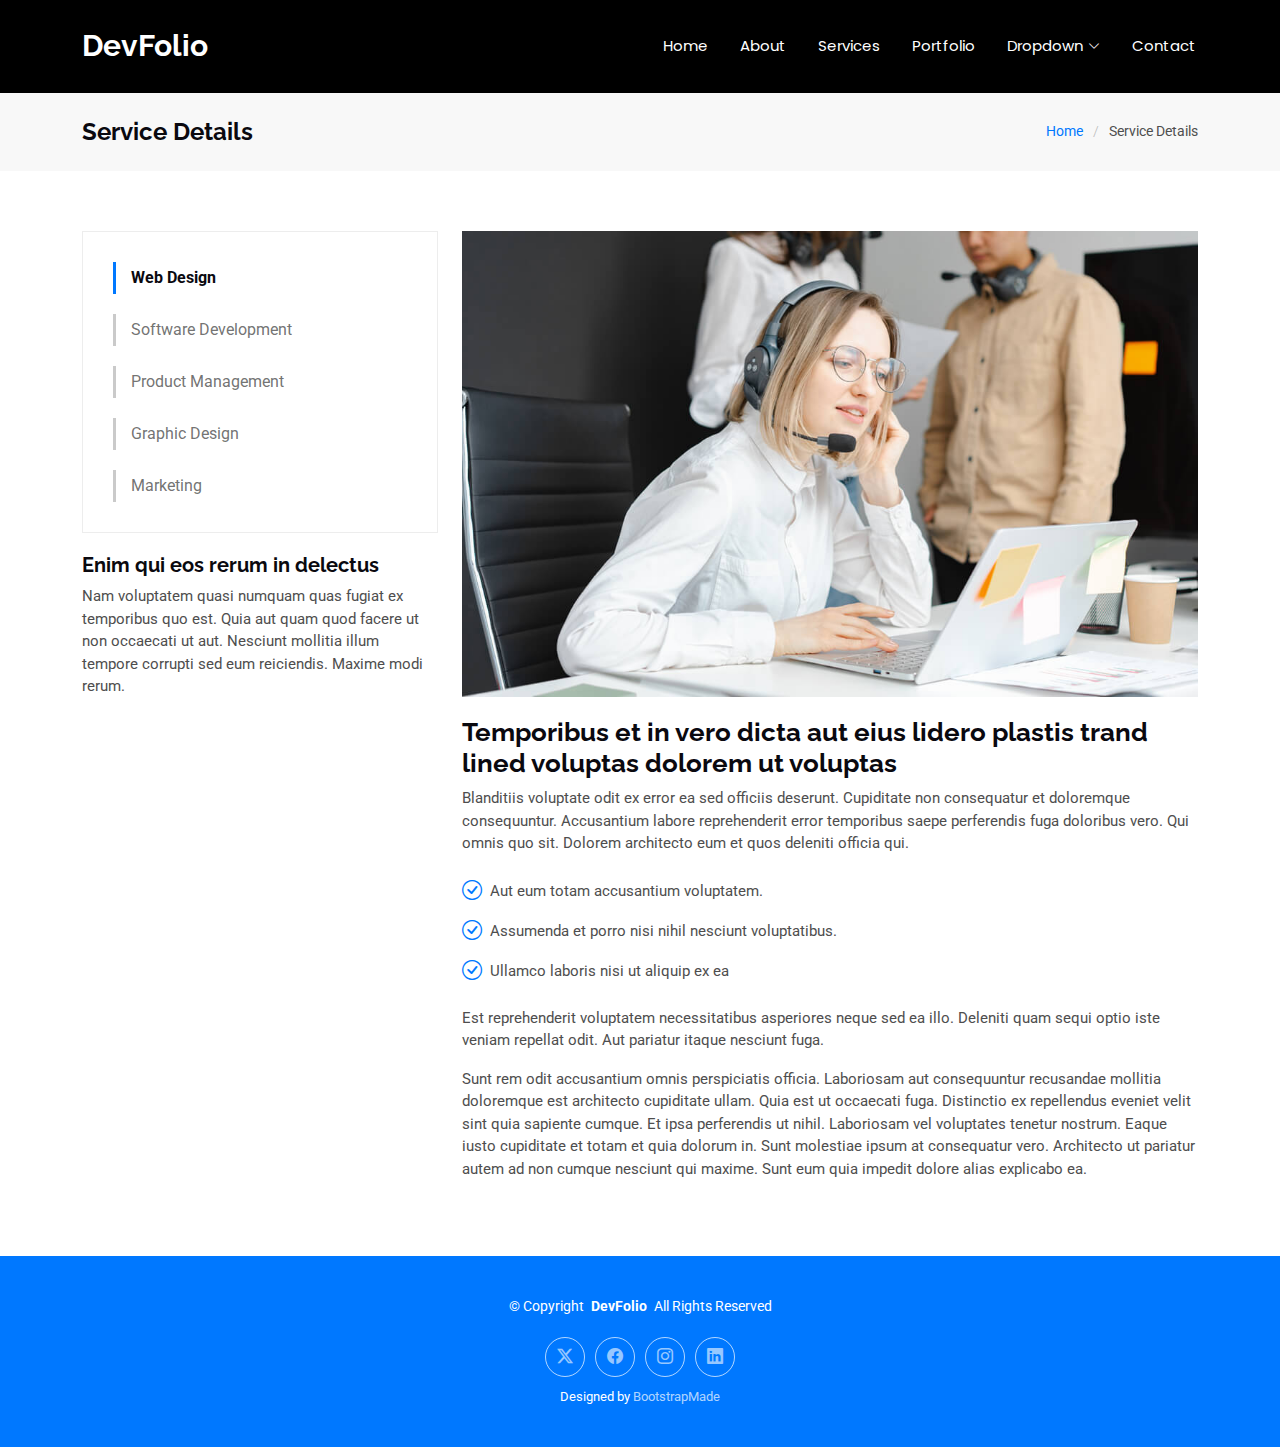
<file: service-details.html>
<!DOCTYPE html>
<html lang="en">

<head>
  <meta charset="utf-8">
  <meta content="width=device-width, initial-scale=1.0" name="viewport">
  <title>Service Details - DevFolio Bootstrap Template</title>
  <meta name="description" content="">
  <meta name="keywords" content="">

  <!-- Favicons -->
  <link href="assets/img/favicon.png" rel="icon">
  <link href="assets/img/apple-touch-icon.png" rel="apple-touch-icon">

  <!-- Fonts -->
  <link href="https://fonts.googleapis.com" rel="preconnect">
  <link href="https://fonts.gstatic.com" rel="preconnect" crossorigin>
  <link href="https://fonts.googleapis.com/css2?family=Roboto:ital,wght@0,100;0,300;0,400;0,500;0,700;0,900;1,100;1,300;1,400;1,500;1,700;1,900&family=Poppins:ital,wght@0,100;0,200;0,300;0,400;0,500;0,600;0,700;0,800;0,900;1,100;1,200;1,300;1,400;1,500;1,600;1,700;1,800;1,900&family=Raleway:ital,wght@0,100;0,200;0,300;0,400;0,500;0,600;0,700;0,800;0,900;1,100;1,200;1,300;1,400;1,500;1,600;1,700;1,800;1,900&display=swap" rel="stylesheet">

  <!-- Vendor CSS Files -->
  <link href="assets/vendor/bootstrap/css/bootstrap.min.css" rel="stylesheet">
  <link href="assets/vendor/bootstrap-icons/bootstrap-icons.css" rel="stylesheet">
  <link href="assets/vendor/aos/aos.css" rel="stylesheet">
  <link href="assets/vendor/glightbox/css/glightbox.min.css" rel="stylesheet">
  <link href="assets/vendor/swiper/swiper-bundle.min.css" rel="stylesheet">

  <!-- Main CSS File -->
  <link href="assets/css/main.css" rel="stylesheet">

  <!-- =======================================================
  * Template Name: DevFolio
  * Template URL: https://bootstrapmade.com/devfolio-bootstrap-portfolio-html-template/
  * Updated: Aug 07 2024 with Bootstrap v5.3.3
  * Author: BootstrapMade.com
  * License: https://bootstrapmade.com/license/
  ======================================================== -->
</head>

<body class="service-details-page">

  <header id="header" class="header d-flex align-items-center sticky-top">
    <div class="container-fluid container-xl position-relative d-flex align-items-center justify-content-between">

      <a href="index.html" class="logo d-flex align-items-center">
        <!-- Uncomment the line below if you also wish to use an image logo -->
        <!-- <img src="assets/img/logo.png" alt=""> -->
        <h1 class="sitename">DevFolio</h1>
      </a>

      <nav id="navmenu" class="navmenu">
        <ul>
          <li><a href="#hero">Home<br></a></li>
          <li><a href="#about">About</a></li>
          <li><a href="#services">Services</a></li>
          <li><a href="#portfolio">Portfolio</a></li>
          <li class="dropdown"><a href="#"><span>Dropdown</span> <i class="bi bi-chevron-down toggle-dropdown"></i></a>
            <ul>
              <li><a href="#">Dropdown 1</a></li>
              <li class="dropdown"><a href="#"><span>Deep Dropdown</span> <i class="bi bi-chevron-down toggle-dropdown"></i></a>
                <ul>
                  <li><a href="#">Deep Dropdown 1</a></li>
                  <li><a href="#">Deep Dropdown 2</a></li>
                  <li><a href="#">Deep Dropdown 3</a></li>
                  <li><a href="#">Deep Dropdown 4</a></li>
                  <li><a href="#">Deep Dropdown 5</a></li>
                </ul>
              </li>
              <li><a href="#">Dropdown 2</a></li>
              <li><a href="#">Dropdown 3</a></li>
              <li><a href="#">Dropdown 4</a></li>
            </ul>
          </li>
          <li><a href="#contact">Contact</a></li>
        </ul>
        <i class="mobile-nav-toggle d-xl-none bi bi-list"></i>
      </nav>

    </div>
  </header>

  <main class="main">

    <!-- Page Title -->
    <div class="page-title" data-aos="fade">
      <div class="container d-lg-flex justify-content-between align-items-center">
        <h1 class="mb-2 mb-lg-0">Service Details</h1>
        <nav class="breadcrumbs">
          <ol>
            <li><a href="index.html">Home</a></li>
            <li class="current">Service Details</li>
          </ol>
        </nav>
      </div>
    </div><!-- End Page Title -->

    <!-- Service Details Section -->
    <section id="service-details" class="service-details section">

      <div class="container">

        <div class="row gy-4">

          <div class="col-lg-4" data-aos="fade-up" data-aos-delay="100">
            <div class="services-list">
              <a href="#" class="active">Web Design</a>
              <a href="#">Software Development</a>
              <a href="#">Product Management</a>
              <a href="#">Graphic Design</a>
              <a href="#">Marketing</a>
            </div>

            <h4>Enim qui eos rerum in delectus</h4>
            <p>Nam voluptatem quasi numquam quas fugiat ex temporibus quo est. Quia aut quam quod facere ut non occaecati ut aut. Nesciunt mollitia illum tempore corrupti sed eum reiciendis. Maxime modi rerum.</p>
          </div>

          <div class="col-lg-8" data-aos="fade-up" data-aos-delay="200">
            <img src="assets/img/services.jpg" alt="" class="img-fluid services-img">
            <h3>Temporibus et in vero dicta aut eius lidero plastis trand lined voluptas dolorem ut voluptas</h3>
            <p>
              Blanditiis voluptate odit ex error ea sed officiis deserunt. Cupiditate non consequatur et doloremque consequuntur. Accusantium labore reprehenderit error temporibus saepe perferendis fuga doloribus vero. Qui omnis quo sit. Dolorem architecto eum et quos deleniti officia qui.
            </p>
            <ul>
              <li><i class="bi bi-check-circle"></i> <span>Aut eum totam accusantium voluptatem.</span></li>
              <li><i class="bi bi-check-circle"></i> <span>Assumenda et porro nisi nihil nesciunt voluptatibus.</span></li>
              <li><i class="bi bi-check-circle"></i> <span>Ullamco laboris nisi ut aliquip ex ea</span></li>
            </ul>
            <p>
              Est reprehenderit voluptatem necessitatibus asperiores neque sed ea illo. Deleniti quam sequi optio iste veniam repellat odit. Aut pariatur itaque nesciunt fuga.
            </p>
            <p>
              Sunt rem odit accusantium omnis perspiciatis officia. Laboriosam aut consequuntur recusandae mollitia doloremque est architecto cupiditate ullam. Quia est ut occaecati fuga. Distinctio ex repellendus eveniet velit sint quia sapiente cumque. Et ipsa perferendis ut nihil. Laboriosam vel voluptates tenetur nostrum. Eaque iusto cupiditate et totam et quia dolorum in. Sunt molestiae ipsum at consequatur vero. Architecto ut pariatur autem ad non cumque nesciunt qui maxime. Sunt eum quia impedit dolore alias explicabo ea.
            </p>
          </div>

        </div>

      </div>

    </section><!-- /Service Details Section -->

  </main>

  <footer id="footer" class="footer accent-background">

    <div class="container">
      <div class="copyright text-center ">
        <p>© <span>Copyright</span> <strong class="px-1 sitename">DevFolio</strong> <span>All Rights Reserved</span></p>
      </div>
      <div class="social-links d-flex justify-content-center">
        <a href=""><i class="bi bi-twitter-x"></i></a>
        <a href=""><i class="bi bi-facebook"></i></a>
        <a href=""><i class="bi bi-instagram"></i></a>
        <a href=""><i class="bi bi-linkedin"></i></a>
      </div>
      <div class="credits">
        <!-- All the links in the footer should remain intact. -->
        <!-- You can delete the links only if you've purchased the pro version. -->
        <!-- Licensing information: https://bootstrapmade.com/license/ -->
        <!-- Purchase the pro version with working PHP/AJAX contact form: [buy-url] -->
        Designed by <a href="https://bootstrapmade.com/">BootstrapMade</a>
      </div>
    </div>

  </footer>

  <!-- Scroll Top -->
  <a href="#" id="scroll-top" class="scroll-top d-flex align-items-center justify-content-center"><i class="bi bi-arrow-up-short"></i></a>

  <!-- Preloader -->
  <div id="preloader"></div>

  <!-- Vendor JS Files -->
  <script src="assets/vendor/bootstrap/js/bootstrap.bundle.min.js"></script>
  <script src="assets/vendor/php-email-form/validate.js"></script>
  <script src="assets/vendor/aos/aos.js"></script>
  <script src="assets/vendor/typed.js/typed.umd.js"></script>
  <script src="assets/vendor/waypoints/noframework.waypoints.js"></script>
  <script src="assets/vendor/purecounter/purecounter_vanilla.js"></script>
  <script src="assets/vendor/glightbox/js/glightbox.min.js"></script>
  <script src="assets/vendor/imagesloaded/imagesloaded.pkgd.min.js"></script>
  <script src="assets/vendor/isotope-layout/isotope.pkgd.min.js"></script>
  <script src="assets/vendor/swiper/swiper-bundle.min.js"></script>

  <!-- Main JS File -->
  <script src="assets/js/main.js"></script>

</body>

</html>
</file>
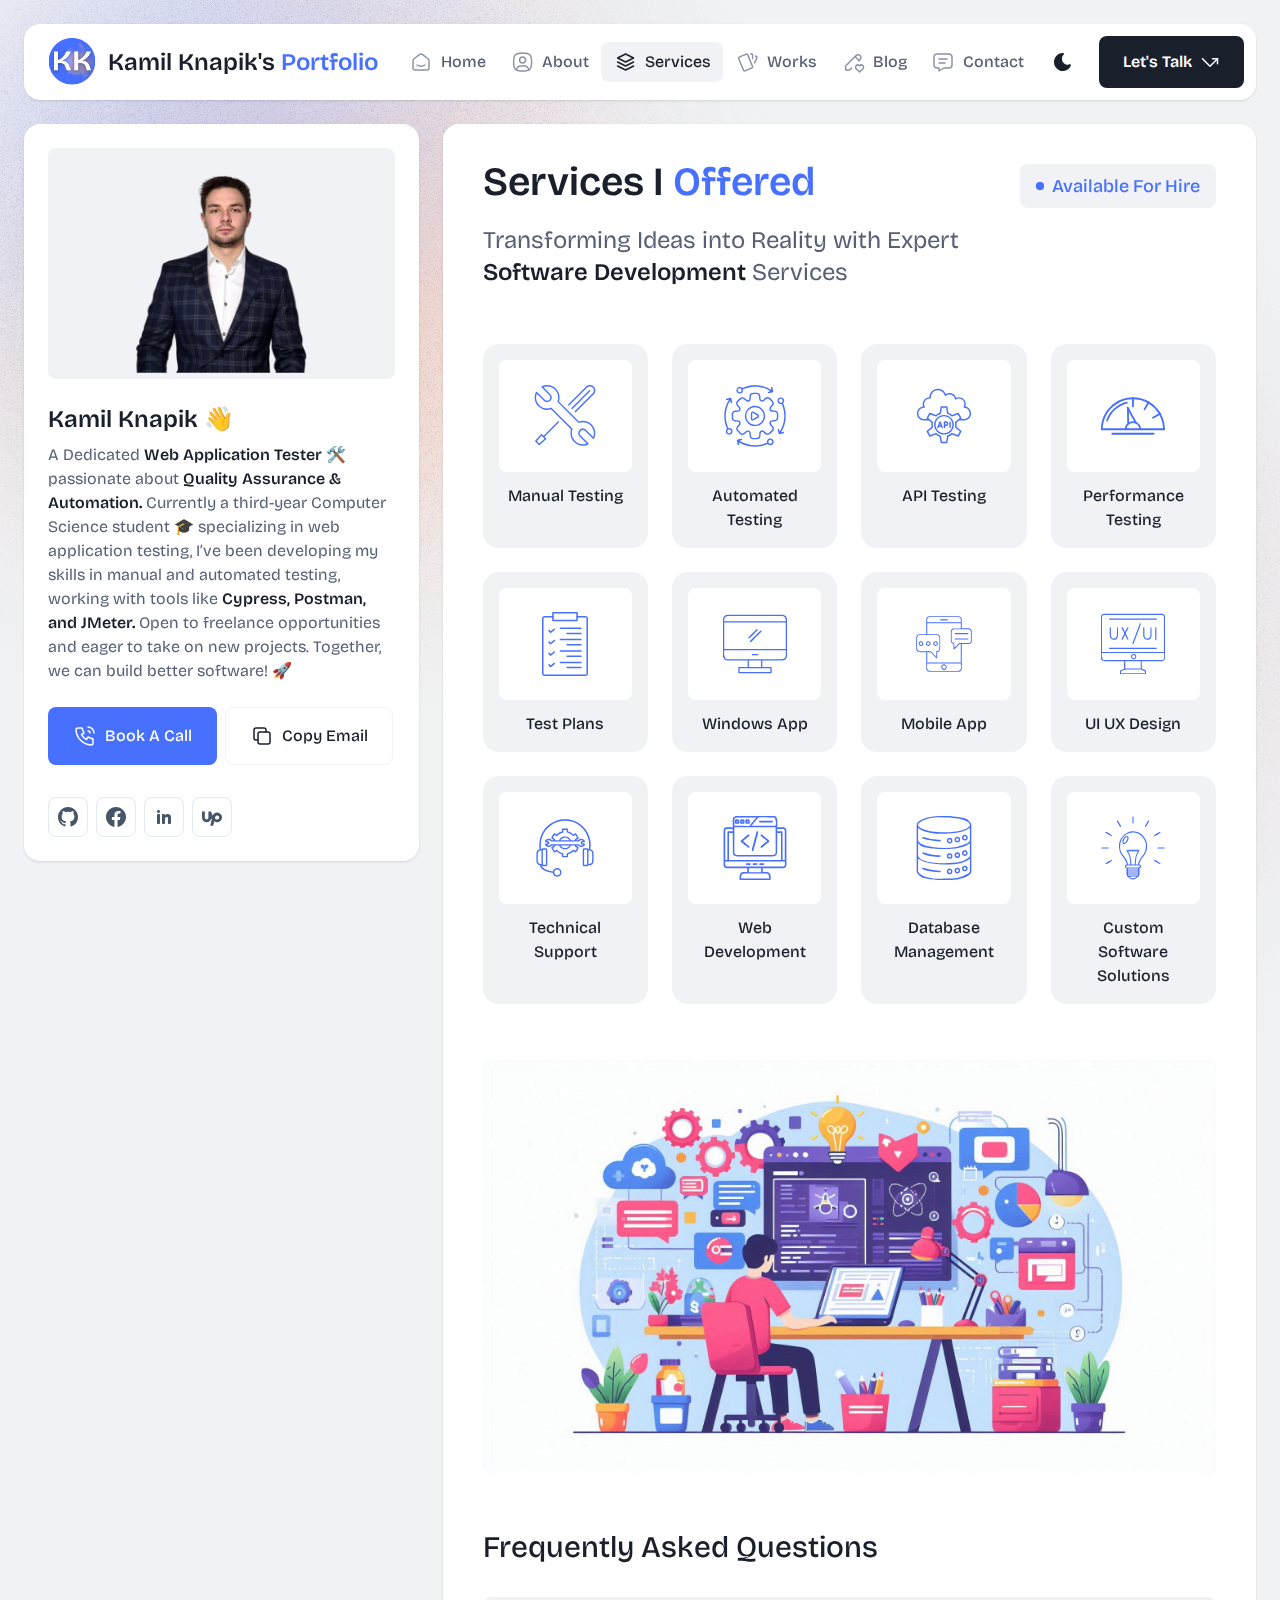
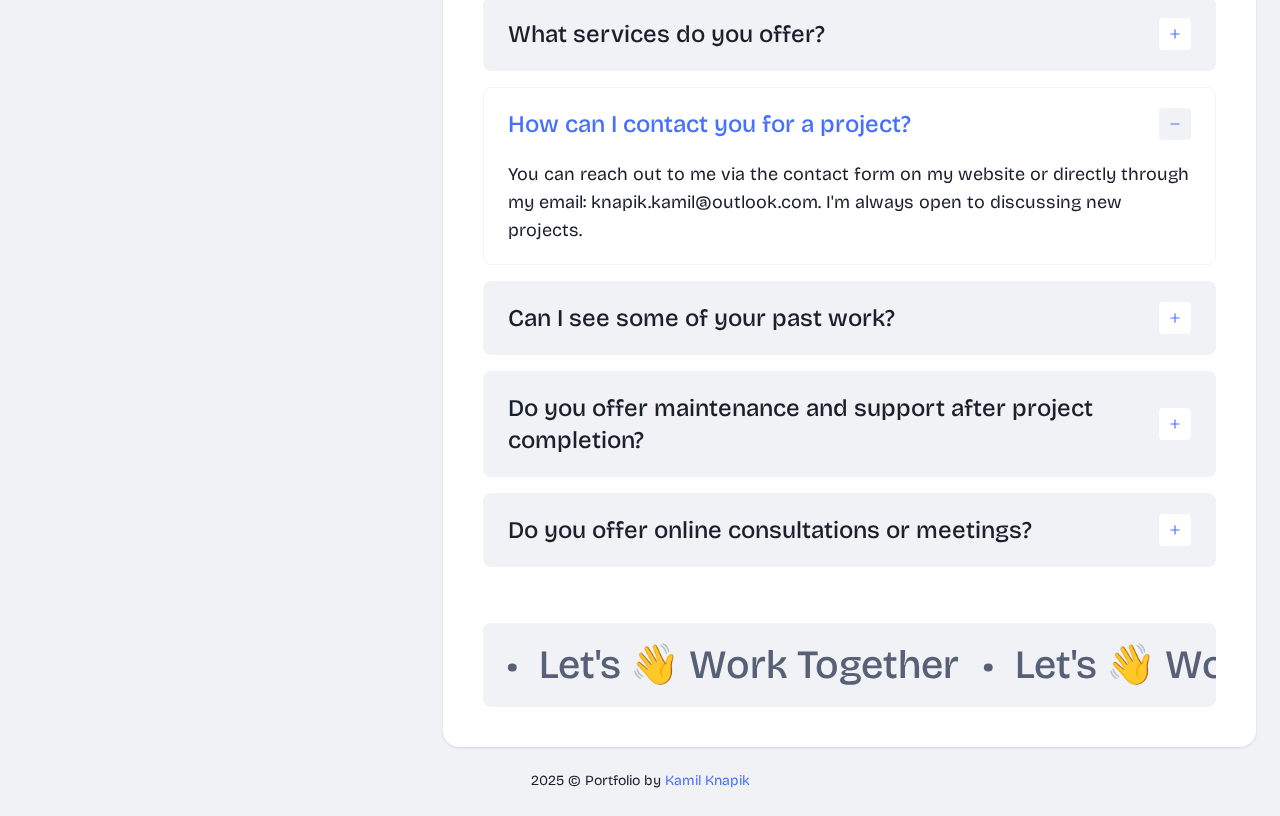
<file: services.html>
<!DOCTYPE html>
<html lang="en" class="h-full">
  <head>
    <!-- Google tag (gtag.js) -->
    <script
      async
      src="https://www.googletagmanager.com/gtag/js?id=G-KHS8PBPZ7C"
    ></script>
    <script>
      window.dataLayer = window.dataLayer || [];
      function gtag() {
        dataLayer.push(arguments);
      }
      gtag("js", new Date());

      gtag("config", "G-KHS8PBPZ7C");
    </script>

    <link rel="canonical" href="https://kamknap.github.io/services.html" />

    <!-- Required meta tags -->
    <meta charset="UTF-8" />
    <meta name="viewport" content="width=device-width, initial-scale=1.0" />
    <meta http-equiv="X-UA-Compatible" content="ie=edge" />

    <!-- Open Graph meta tags -->
    <meta property="og:title" content="My Services - Kamil Knapik" />
    <meta
      property="og:description"
      content="Discover the services I offer, including software development, web design, and database management. Explore how my skills can help your project."
    />
    <meta
      property="og:image"
      content="https://kamknap.github.io/assets/img/open-graph.png?version=2"
    />
    <meta property="og:image:alt" content="Logo of Kamil Knapik Portfolio" />
    <meta property="og:url" content="https://kamknap.github.io/services.html" />
    <meta property="og:type" content="website" />

    <!-- Twitter Card meta tags -->
    <meta name="twitter:card" content="summary_large_image" />
    <meta name="twitter:title" content="My Services - Kamil Knapik" />
    <meta
      name="twitter:description"
      content="Discover the services I offer, including software development, web design, and database management. Explore how my skills can help your project."
    />
    <meta
      name="twitter:image"
      content="https://kamknap.github.io/assets/img/open-graph.png?version=2"
    />
    <meta name="twitter:image:alt" content="Logo of Kamil Knapik Portfolio" />

    <!-- Title and Description for non-JavaScript environments -->
    <title>Kamil Knapik's Portfolio - Services</title>
    <meta
      name="description"
      content="Discover the services I offer, including software development, web design, and database management. Explore how my skills can help your project."
    />

    <!-- Favicon -->
    <link rel="icon" href="assets/img/logo-nowe.svg" type="image/svg+xml" />
    <link rel="icon" href="assets/img/logo-nowe.png" type="image/png" />

    <!-- Fonts -->
    <link rel="preconnect" href="https://fonts.googleapis.com" />
    <link rel="preconnect" href="https://fonts.gstatic.com" crossorigin />
    <link
      href="https://fonts.googleapis.com/css2?family=Bricolage+Grotesque:opsz,wght@12..96,300;12..96,400;12..96,500;12..96,600;12..96,700&display=swap"
      rel="stylesheet"
    />

    <!-- Styles -->
    <link
      rel="stylesheet"
      type="text/css"
      href="./assets/css/swiper-bundle.min.css"
    />
    <link
      rel="stylesheet"
      type="text/css"
      href="./assets/css/venobox.min.css"
    />
    <link rel="stylesheet" type="text/css" href="./assets/css/style.css" />
  </head>

  <body
    class="relative h-screen overflow-y-auto overflow-x-hidden bg-light text-dark dark:bg-dark-2 dark:text-light"
  >
    <div
      class="mx-auto flex max-w-screen-2xl flex-col justify-between gap-4 p-4 lg:gap-6 lg:p-6"
    >
      <!-- Header -->
      <header class="sticky top-0 z-50">
        <div class="">
          <div
            class="flex items-center justify-between rounded-2xl bg-white p-3 shadow dark:bg-black dark:shadow-dark"
          >
            <!-- Logo -->
            <a
              href="index.html"
              class="inline-flex items-center gap-3 px-3 text-2xl font-semibold text-dark dark:text-white"
            >
              <img
                src="assets/img/logo-nowe.svg"
                alt="Favicon"
                class="h-12 w-12 text-primary lg:h-12 lg:w-12"
              />

              <h1>
                <span>
                  Kamil Knapik's<span class="text-primary"> Portfolio</span>
                </span>
              </h1>
            </a>

            <!-- Navigation menu -->
            <ul
              class="hidden flex-1 flex-wrap items-center justify-center lg:flex"
            >
              <li class="group/menu-item">
                <a
                  href="index.html"
                  class="group inline-flex items-center gap-2 rounded-lg px-3 py-2 text-center text-base font-medium text-muted transition hover:bg-light hover:text-dark group-[.active]/menu-item:bg-light group-[.active]/menu-item:text-dark dark:hover:bg-dark-2 dark:hover:text-white dark:group-[.active]/menu-item:bg-dark-2 dark:group-[.active]/menu-item:text-white"
                >
                  <svg
                    xmlns="http://www.w3.org/2000/svg"
                    viewBox="0 0 20 20"
                    fill="none"
                    stroke="currentColor"
                    stroke-linecap="round"
                    stroke-linejoin="round"
                    stroke-width="1.2"
                    class="h-6 w-6 text-[#8991A7] transition group-hover:text-dark group-[.active]/menu-item:text-dark dark:group-hover:text-white dark:group-[.active]/menu-item:text-white"
                  >
                    <path
                      d="M15.833 7.258 11.39 3.802a2.222 2.222 0 0 0-2.728 0L4.216 7.258a2.22 2.22 0 0 0-.858 1.754v6a1.667 1.667 0 0 0 1.667 1.667h10a1.667 1.667 0 0 0 1.667-1.666v-6c0-.686-.317-1.334-.859-1.755Z"
                    />
                    <path d="M13.333 12.5c-1.841 1.11-4.826 1.11-6.667 0" />
                  </svg>
                  <span>Home</span>
                </a>
              </li>
              <li class="group/menu-item">
                <a
                  href="about.html"
                  class="group inline-flex items-center gap-2 rounded-lg px-3 py-2 text-center text-base font-medium text-muted transition hover:bg-light hover:text-dark group-[.active]/menu-item:bg-light group-[.active]/menu-item:text-dark dark:hover:bg-dark-2 dark:hover:text-white dark:group-[.active]/menu-item:bg-dark-2 dark:group-[.active]/menu-item:text-white"
                >
                  <svg
                    xmlns="http://www.w3.org/2000/svg"
                    viewBox="0 0 20 20"
                    fill="none"
                    stroke="currentColor"
                    stroke-linecap="round"
                    stroke-linejoin="round"
                    stroke-width="1.2"
                    class="h-6 w-6 text-[#8991A7] transition group-hover:text-dark group-[.active]/menu-item:text-dark dark:group-hover:text-white dark:group-[.active]/menu-item:text-white"
                  >
                    <path
                      d="M10.5 10.833a2.5 2.5 0 1 0 0-5 2.5 2.5 0 0 0 0 5Z"
                    />
                    <path
                      d="M10.5 2.5c6 0 7.5 1.5 7.5 7.5s-1.5 7.5-7.5 7.5S3 16 3 10s1.5-7.5 7.5-7.5Z"
                    />
                    <path
                      d="M5.5 16.708v-.041a3.333 3.333 0 0 1 3.333-3.334h3.334a3.333 3.333 0 0 1 3.333 3.334v.041"
                    />
                  </svg>
                  <span>About</span>
                </a>
              </li>
              <li class="group/menu-item active">
                <a
                  href="services.html"
                  class="group inline-flex items-center gap-2 rounded-lg px-3 py-2 text-center text-base font-medium text-muted transition hover:bg-light hover:text-dark group-[.active]/menu-item:bg-light group-[.active]/menu-item:text-dark dark:hover:bg-dark-2 dark:hover:text-white dark:group-[.active]/menu-item:bg-dark-2 dark:group-[.active]/menu-item:text-white"
                >
                  <svg
                    xmlns="http://www.w3.org/2000/svg"
                    viewBox="0 0 20 20"
                    fill="none"
                    stroke="currentColor"
                    stroke-linecap="round"
                    stroke-linejoin="round"
                    stroke-width="1.2"
                    class="h-6 w-6 text-[#8991A7] transition group-hover:text-dark group-[.active]/menu-item:text-dark dark:group-hover:text-white dark:group-[.active]/menu-item:text-white"
                  >
                    <path
                      d="M10.5 3.333 3.833 6.667 10.5 10l6.667-3.333L10.5 3.333ZM3.833 10l6.667 3.333L17.167 10M3.833 13.333l6.667 3.334 6.667-3.334"
                    />
                  </svg>
                  <span>Services</span>
                </a>
              </li>
              <li class="group/menu-item">
                <a
                  href="portfolio.html"
                  class="group inline-flex items-center gap-2 rounded-lg px-3 py-2 text-center text-base font-medium text-muted transition hover:bg-light hover:text-dark group-[.active]/menu-item:bg-light group-[.active]/menu-item:text-dark dark:hover:bg-dark-2 dark:hover:text-white dark:group-[.active]/menu-item:bg-dark-2 dark:group-[.active]/menu-item:text-white"
                >
                  <svg
                    xmlns="http://www.w3.org/2000/svg"
                    viewBox="0 0 20 20"
                    fill="none"
                    stroke="currentColor"
                    stroke-linecap="round"
                    stroke-linejoin="round"
                    stroke-width="1.2"
                    class="h-6 w-6 text-[#8991A7] transition group-hover:text-dark group-[.active]/menu-item:text-dark dark:group-hover:text-white dark:group-[.active]/menu-item:text-white"
                  >
                    <path
                      d="m3.503 5.998 5.949-2.591a.8.8 0 0 1 1.058.439l4.103 9.918a.834.834 0 0 1-.428 1.087l-5.948 2.59a.8.8 0 0 1-1.059-.438l-4.103-9.92a.833.833 0 0 1 .428-1.085ZM13 3.333h.833a.833.833 0 0 1 .834.834v2.916M17.167 5c.22.093.433.18.64.263a.833.833 0 0 1 .442 1.092l-1.915 4.478"
                    />
                  </svg>
                  <span>Works</span>
                </a>
              </li>
              <li class="group/menu-item">
                <a
                  href="blog.html"
                  class="group inline-flex items-center gap-2 rounded-lg px-3 py-2 text-center text-base font-medium text-muted transition hover:bg-light hover:text-dark group-[.active]/menu-item:bg-light group-[.active]/menu-item:text-dark dark:hover:bg-dark-2 dark:hover:text-white dark:group-[.active]/menu-item:bg-dark-2 dark:group-[.active]/menu-item:text-white"
                >
                  <svg
                    xmlns="http://www.w3.org/2000/svg"
                    viewBox="0 0 20 20"
                    fill="none"
                    stroke="currentColor"
                    stroke-linecap="round"
                    stroke-linejoin="round"
                    stroke-width="1.2"
                    class="h-6 w-6 text-[#8991A7] transition group-hover:text-dark group-[.active]/menu-item:text-dark dark:group-hover:text-white dark:group-[.active]/menu-item:text-white"
                  >
                    <path
                      d="m14.667 9.167 1.25-1.25a2.357 2.357 0 1 0-3.333-3.334l-8.75 8.75v3.334h3.333L8.834 15m2.916-9.583 3.333 3.333m.417 9.583 2.792-2.736a1.785 1.785 0 0 0 .004-2.56 1.87 1.87 0 0 0-2.608-.005l-.186.184-.186-.184a1.869 1.869 0 0 0-2.607-.005 1.787 1.787 0 0 0-.005 2.56l2.796 2.746Z"
                    />
                  </svg>
                  <span>Blog</span>
                </a>
              </li>
              <li class="group/menu-item">
                <a
                  href="contact.html"
                  class="group inline-flex items-center gap-2 rounded-lg px-3 py-2 text-center text-base font-medium text-muted transition hover:bg-light hover:text-dark group-[.active]/menu-item:bg-light group-[.active]/menu-item:text-dark dark:hover:bg-dark-2 dark:hover:text-white dark:group-[.active]/menu-item:bg-dark-2 dark:group-[.active]/menu-item:text-white"
                >
                  <svg
                    xmlns="http://www.w3.org/2000/svg"
                    viewBox="0 0 20 20"
                    fill="none"
                    stroke="currentColor"
                    stroke-linecap="round"
                    stroke-linejoin="round"
                    stroke-width="1.2"
                    class="h-6 w-6 text-[#8991A7] transition group-hover:text-dark group-[.active]/menu-item:text-dark dark:group-hover:text-white dark:group-[.active]/menu-item:text-white"
                  >
                    <path
                      d="M6.667 7.5h6.666m-6.666 3.333h5M15 3.333a2.5 2.5 0 0 1 2.5 2.5V12.5A2.5 2.5 0 0 1 15 15h-4.167l-4.166 2.5V15H5a2.5 2.5 0 0 1-2.5-2.5V5.833a2.5 2.5 0 0 1 2.5-2.5h10Z"
                    />
                  </svg>
                  <span>Contact</span>
                </a>
              </li>
            </ul>

            <!-- Header buttons -->
            <div class="hidden items-center gap-4 lg:flex">
              <!-- Theme appearance toggler -->
              <div class="">
                <button
                  type="button"
                  class="hs-dark-mode group flex h-10 w-10 items-center justify-center rounded-lg text-center font-medium text-dark transition hover:bg-light hs-dark-mode-active:hidden dark:text-gray-400 dark:hover:text-gray-500"
                  data-hs-theme-click-value="dark"
                >
                  <svg
                    xmlns="http://www.w3.org/2000/svg"
                    fill="currentColor"
                    viewBox="0 0 24 24"
                    class="h-6 w-6"
                  >
                    <path
                      d="M11.8 3a8.656 8.656 0 0 0-4.523 1.28A8.918 8.918 0 0 0 4.04 7.756a9.167 9.167 0 0 0 .44 9.24 8.863 8.863 0 0 0 3.553 3.137 8.633 8.633 0 0 0 4.624.824 8.69 8.69 0 0 0 4.381-1.723 8.973 8.973 0 0 0 2.892-3.78c.3-.738-.419-1.48-1.142-1.179a5.604 5.604 0 0 1-3.892.15 5.74 5.74 0 0 1-3.083-2.431 5.956 5.956 0 0 1-.848-3.886c.17-1.357.8-2.61 1.78-3.541l.069-.072c.485-.567.099-1.488-.668-1.488h-.234l-.06-.005L11.8 3Z"
                    />
                  </svg>
                </button>
                <button
                  type="button"
                  class="hs-dark-mode group hidden h-10 w-10 items-center justify-center rounded-lg text-center font-medium text-dark transition hover:bg-light hs-dark-mode-active:flex dark:text-[#FD7E41] dark:hover:bg-dark dark:hover:text-[#FD7E41]"
                  data-hs-theme-click-value="light"
                >
                  <svg
                    xmlns="http://www.w3.org/2000/svg"
                    fill="currentColor"
                    viewBox="0 0 20 20"
                    class="h-6 w-6"
                  >
                    <path
                      d="M10 15.833a.833.833 0 0 1 .828.736l.005.098v.833a.833.833 0 0 1-1.66.097l-.006-.097v-.833a.833.833 0 0 1 .833-.834Zm5.26-1.741.08.069.582.583a.833.833 0 0 1-1.1 1.248l-.078-.07-.583-.583a.833.833 0 0 1 1.015-1.306l.085.059Zm-9.42.068a.833.833 0 0 1 .068 1.1l-.069.08-.583.582a.833.833 0 0 1-1.248-1.1l.07-.078.583-.583a.833.833 0 0 1 1.178 0ZM3.333 9.167a.833.833 0 0 1 .098 1.66l-.098.006H2.5a.833.833 0 0 1-.098-1.66l.098-.006h.833Zm14.167 0a.833.833 0 0 1 .098 1.66l-.098.006h-.833a.833.833 0 0 1-.098-1.66l.098-.006h.833ZM5.178 4.008l.078.07.583.583a.833.833 0 0 1-1.1 1.247l-.078-.069-.583-.583A.833.833 0 0 1 5.092 3.95l.086.058Zm10.744.069a.833.833 0 0 1 .07 1.1l-.07.079-.583.583a.833.833 0 0 1-1.247-1.1l.069-.078.583-.584a.833.833 0 0 1 1.178 0ZM10 1.667a.833.833 0 0 1 .828.736l.005.097v.833a.833.833 0 0 1-1.66.098l-.006-.098V2.5A.833.833 0 0 1 10 1.667Zm0 4.166a4.167 4.167 0 1 1-4.163 4.348L5.833 10l.004-.18A4.167 4.167 0 0 1 10 5.832Z"
                    />
                  </svg>
                </button>
              </div>

              <a
                href="contact.html"
                class="inline-flex items-center gap-2 rounded-lg bg-dark px-6 py-4 text-center text-base font-semibold leading-tight text-white transition hover:bg-primary dark:bg-dark-2 dark:text-white dark:hover:bg-primary dark:hover:text-white"
              >
                <span>Let's Talk</span>
                <svg
                  xmlns="http://www.w3.org/2000/svg"
                  fill="none"
                  viewBox="0 0 20 20"
                  stroke="currentColor"
                  stroke-linecap="round"
                  stroke-linejoin="round"
                  stroke-width="1.5"
                  class="h-5 w-5"
                >
                  <path d="M17.5 11.667v-5h-5" />
                  <path d="m17.5 6.667-7.5 7.5-7.5-7.5" />
                </svg>
              </a>
            </div>

            <!-- Navigation toggler -->
            <button
              type="button"
              class="text-dark transition dark:text-white/70 lg:hidden"
              data-hs-overlay="#mobile-menu"
              aria-controls="mobile-menu"
              aria-label="Toggle navigation"
            >
              <span class="sr-only">Toggle Navigation</span>
              <svg
                class="h-9 w-9 flex-shrink-0"
                fill="currentColor"
                viewBox="0 0 16 16"
              >
                <path
                  fill-rule="evenodd"
                  d="M2.5 12a.5.5 0 0 1 .5-.5h10a.5.5 0 0 1 0 1H3a.5.5 0 0 1-.5-.5zm0-4a.5.5 0 0 1 .5-.5h10a.5.5 0 0 1 0 1H3a.5.5 0 0 1-.5-.5zm0-4a.5.5 0 0 1 .5-.5h10a.5.5 0 0 1 0 1H3a.5.5 0 0 1-.5-.5z"
                />
              </svg>
            </button>
          </div>
        </div>
      </header>
      <!-- Header end -->

      <!-- Mobile menu -->
      <div
        id="mobile-menu"
        class="hs-overlay fixed bottom-0 start-0 top-0 z-[60] hidden h-full w-64 -translate-x-full transform overflow-y-auto bg-white transition-all duration-300 hs-overlay-open:translate-x-0 dark:bg-black [&::-webkit-scrollbar-thumb]:rounded-full [&::-webkit-scrollbar-thumb]:bg-gray-300 [&::-webkit-scrollbar-track]:bg-gray-100 [&::-webkit-scrollbar]:w-2"
      >
        <div class="flex h-full flex-col justify-between gap-5 p-5">
          <div class="">
            <!-- Logo -->
            <a
              href="index.html"
              class="inline-flex items-center gap-3 px-3 text-2xl font-semibold text-dark dark:text-white"
            >
              <img
                src="assets/img/logo-nowe.svg"
                alt="Favicon"
                class="h-12 w-12 text-primary lg:h-12 lg:w-12"
              />

              <span>
                Kamil Knapik's<span class="text-primary"> Portfolio</span>
              </span>
            </a>
          </div>

          <ul class="mt-4 flex flex-1 flex-col gap-2">
            <li class="group/menu-item">
              <a
                href="index.html"
                class="group inline-flex w-full items-center gap-2 rounded-lg px-3 py-2 text-center text-base font-medium text-muted transition hover:bg-light hover:text-dark group-[.active]/menu-item:bg-light group-[.active]/menu-item:text-dark dark:hover:bg-dark-2 dark:hover:text-white dark:group-[.active]/menu-item:bg-dark-2 dark:group-[.active]/menu-item:text-white"
              >
                <svg
                  xmlns="http://www.w3.org/2000/svg"
                  viewBox="0 0 20 20"
                  fill="none"
                  stroke="currentColor"
                  stroke-linecap="round"
                  stroke-linejoin="round"
                  stroke-width="1.2"
                  class="h-6 w-6 text-[#8991A7] transition group-hover:text-dark group-[.active]/menu-item:text-dark dark:group-hover:text-white dark:group-[.active]/menu-item:text-white"
                >
                  <path
                    d="M15.833 7.258 11.39 3.802a2.222 2.222 0 0 0-2.728 0L4.216 7.258a2.22 2.22 0 0 0-.858 1.754v6a1.667 1.667 0 0 0 1.667 1.667h10a1.667 1.667 0 0 0 1.667-1.666v-6c0-.686-.317-1.334-.859-1.755Z"
                  />
                  <path d="M13.333 12.5c-1.841 1.11-4.826 1.11-6.667 0" />
                </svg>
                <span>Home</span>
              </a>
            </li>
            <li class="group/menu-item">
              <a
                href="about.html"
                class="group inline-flex w-full items-center gap-2 rounded-lg px-3 py-2 text-center text-base font-medium text-muted transition hover:bg-light hover:text-dark group-[.active]/menu-item:bg-light group-[.active]/menu-item:text-dark dark:hover:bg-dark-2 dark:hover:text-white dark:group-[.active]/menu-item:bg-dark-2 dark:group-[.active]/menu-item:text-white"
              >
                <svg
                  xmlns="http://www.w3.org/2000/svg"
                  viewBox="0 0 20 20"
                  fill="none"
                  stroke="currentColor"
                  stroke-linecap="round"
                  stroke-linejoin="round"
                  stroke-width="1.2"
                  class="h-6 w-6 text-[#8991A7] transition group-hover:text-dark group-[.active]/menu-item:text-dark dark:group-hover:text-white dark:group-[.active]/menu-item:text-white"
                >
                  <path d="M10.5 10.833a2.5 2.5 0 1 0 0-5 2.5 2.5 0 0 0 0 5Z" />
                  <path
                    d="M10.5 2.5c6 0 7.5 1.5 7.5 7.5s-1.5 7.5-7.5 7.5S3 16 3 10s1.5-7.5 7.5-7.5Z"
                  />
                  <path
                    d="M5.5 16.708v-.041a3.333 3.333 0 0 1 3.333-3.334h3.334a3.333 3.333 0 0 1 3.333 3.334v.041"
                  />
                </svg>
                <span>About</span>
              </a>
            </li>
            <li class="group/menu-item active">
              <a
                href="services.html"
                class="group inline-flex w-full items-center gap-2 rounded-lg px-3 py-2 text-center text-base font-medium text-muted transition hover:bg-light hover:text-dark group-[.active]/menu-item:bg-light group-[.active]/menu-item:text-dark dark:hover:bg-dark-2 dark:hover:text-white dark:group-[.active]/menu-item:bg-dark-2 dark:group-[.active]/menu-item:text-white"
              >
                <svg
                  xmlns="http://www.w3.org/2000/svg"
                  viewBox="0 0 20 20"
                  fill="none"
                  stroke="currentColor"
                  stroke-linecap="round"
                  stroke-linejoin="round"
                  stroke-width="1.2"
                  class="h-6 w-6 text-[#8991A7] transition group-hover:text-dark group-[.active]/menu-item:text-dark dark:group-hover:text-white dark:group-[.active]/menu-item:text-white"
                >
                  <path
                    d="M10.5 3.333 3.833 6.667 10.5 10l6.667-3.333L10.5 3.333ZM3.833 10l6.667 3.333L17.167 10M3.833 13.333l6.667 3.334 6.667-3.334"
                  />
                </svg>
                <span>Services</span>
              </a>
            </li>
            <li class="group/menu-item">
              <a
                href="portfolio.html"
                class="group inline-flex w-full items-center gap-2 rounded-lg px-3 py-2 text-center text-base font-medium text-muted transition hover:bg-light hover:text-dark group-[.active]/menu-item:bg-light group-[.active]/menu-item:text-dark dark:hover:bg-dark-2 dark:hover:text-white dark:group-[.active]/menu-item:bg-dark-2 dark:group-[.active]/menu-item:text-white"
              >
                <svg
                  xmlns="http://www.w3.org/2000/svg"
                  viewBox="0 0 20 20"
                  fill="none"
                  stroke="currentColor"
                  stroke-linecap="round"
                  stroke-linejoin="round"
                  stroke-width="1.2"
                  class="h-6 w-6 text-[#8991A7] transition group-hover:text-dark group-[.active]/menu-item:text-dark dark:group-hover:text-white dark:group-[.active]/menu-item:text-white"
                >
                  <path
                    d="m3.503 5.998 5.949-2.591a.8.8 0 0 1 1.058.439l4.103 9.918a.834.834 0 0 1-.428 1.087l-5.948 2.59a.8.8 0 0 1-1.059-.438l-4.103-9.92a.833.833 0 0 1 .428-1.085ZM13 3.333h.833a.833.833 0 0 1 .834.834v2.916M17.167 5c.22.093.433.18.64.263a.833.833 0 0 1 .442 1.092l-1.915 4.478"
                  />
                </svg>
                <span>Works</span>
              </a>
            </li>
            <li class="group/menu-item">
              <a
                href="blog.html"
                class="group inline-flex w-full items-center gap-2 rounded-lg px-3 py-2 text-center text-base font-medium text-muted transition hover:bg-light hover:text-dark group-[.active]/menu-item:bg-light group-[.active]/menu-item:text-dark dark:hover:bg-dark-2 dark:hover:text-white dark:group-[.active]/menu-item:bg-dark-2 dark:group-[.active]/menu-item:text-white"
              >
                <svg
                  xmlns="http://www.w3.org/2000/svg"
                  viewBox="0 0 20 20"
                  fill="none"
                  stroke="currentColor"
                  stroke-linecap="round"
                  stroke-linejoin="round"
                  stroke-width="1.2"
                  class="h-6 w-6 text-[#8991A7] transition group-hover:text-dark group-[.active]/menu-item:text-dark dark:group-hover:text-white dark:group-[.active]/menu-item:text-white"
                >
                  <path
                    d="m14.667 9.167 1.25-1.25a2.357 2.357 0 1 0-3.333-3.334l-8.75 8.75v3.334h3.333L8.834 15m2.916-9.583 3.333 3.333m.417 9.583 2.792-2.736a1.785 1.785 0 0 0 .004-2.56 1.87 1.87 0 0 0-2.608-.005l-.186.184-.186-.184a1.869 1.869 0 0 0-2.607-.005 1.787 1.787 0 0 0-.005 2.56l2.796 2.746Z"
                  />
                </svg>
                <span>Blog</span>
              </a>
            </li>
            <li class="group/menu-item">
              <a
                href="contact.html"
                class="group inline-flex w-full items-center gap-2 rounded-lg px-3 py-2 text-center text-base font-medium text-muted transition hover:bg-light hover:text-dark group-[.active]/menu-item:bg-light group-[.active]/menu-item:text-dark dark:hover:bg-dark-2 dark:hover:text-white dark:group-[.active]/menu-item:bg-dark-2 dark:group-[.active]/menu-item:text-white"
              >
                <svg
                  xmlns="http://www.w3.org/2000/svg"
                  viewBox="0 0 20 20"
                  fill="none"
                  stroke="currentColor"
                  stroke-linecap="round"
                  stroke-linejoin="round"
                  stroke-width="1.2"
                  class="h-6 w-6 text-[#8991A7] transition group-hover:text-dark group-[.active]/menu-item:text-dark dark:group-hover:text-white dark:group-[.active]/menu-item:text-white"
                >
                  <path
                    d="M6.667 7.5h6.666m-6.666 3.333h5M15 3.333a2.5 2.5 0 0 1 2.5 2.5V12.5A2.5 2.5 0 0 1 15 15h-4.167l-4.166 2.5V15H5a2.5 2.5 0 0 1-2.5-2.5V5.833a2.5 2.5 0 0 1 2.5-2.5h10Z"
                  />
                </svg>
                <span>Contact</span>
              </a>
            </li>
          </ul>

          <div class="flex flex-col gap-3">
            <button
              data-hs-theme-click-value="dark"
              class="hs-dark-mode flex w-full items-center justify-start gap-2 rounded-lg px-4 py-2 text-center text-sm text-muted transition hover:bg-light hs-dark-mode-active:hidden dark:hover:bg-dark dark:hover:text-white"
            >
              <svg
                xmlns="http://www.w3.org/2000/svg"
                fill="currentColor"
                viewBox="0 0 24 24"
                class="h-6 w-6"
              >
                <path
                  d="M11.8 3a8.656 8.656 0 0 0-4.523 1.28A8.918 8.918 0 0 0 4.04 7.756a9.167 9.167 0 0 0 .44 9.24 8.863 8.863 0 0 0 3.553 3.137 8.633 8.633 0 0 0 4.624.824 8.69 8.69 0 0 0 4.381-1.723 8.973 8.973 0 0 0 2.892-3.78c.3-.738-.419-1.48-1.142-1.179a5.604 5.604 0 0 1-3.892.15 5.74 5.74 0 0 1-3.083-2.431 5.956 5.956 0 0 1-.848-3.886c.17-1.357.8-2.61 1.78-3.541l.069-.072c.485-.567.099-1.488-.668-1.488h-.234l-.06-.005L11.8 3Z"
                />
              </svg>

              <span>Change appearance</span>
            </button>

            <button
              data-hs-theme-click-value="light"
              class="hs-dark-mode hidden w-full items-center justify-start gap-2 rounded-lg px-4 py-2 text-center text-sm text-muted transition hover:bg-light hs-dark-mode-active:flex dark:hover:bg-dark dark:hover:text-white"
            >
              <svg
                xmlns="http://www.w3.org/2000/svg"
                fill="currentColor"
                viewBox="0 0 24 24"
                class="h-6 w-6"
              >
                <path
                  d="M10 15.833a.833.833 0 0 1 .828.736l.005.098v.833a.833.833 0 0 1-1.66.097l-.006-.097v-.833a.833.833 0 0 1 .833-.834Zm5.26-1.741.08.069.582.583a.833.833 0 0 1-1.1 1.248l-.078-.07-.583-.583a.833.833 0 0 1 1.015-1.306l.085.059Zm-9.42.068a.833.833 0 0 1 .068 1.1l-.069.08-.583.582a.833.833 0 0 1-1.248-1.1l.07-.078.583-.583a.833.833 0 0 1 1.178 0ZM3.333 9.167a.833.833 0 0 1 .098 1.66l-.098.006H2.5a.833.833 0 0 1-.098-1.66l.098-.006h.833Zm14.167 0a.833.833 0 0 1 .098 1.66l-.098.006h-.833a.833.833 0 0 1-.098-1.66l.098-.006h.833ZM5.178 4.008l.078.07.583.583a.833.833 0 0 1-1.1 1.247l-.078-.069-.583-.583A.833.833 0 0 1 5.092 3.95l.086.058Zm10.744.069a.833.833 0 0 1 .07 1.1l-.07.079-.583.583a.833.833 0 0 1-1.247-1.1l.069-.078.583-.584a.833.833 0 0 1 1.178 0ZM10 1.667a.833.833 0 0 1 .828.736l.005.097v.833a.833.833 0 0 1-1.66.098l-.006-.098V2.5A.833.833 0 0 1 10 1.667Zm0 4.166a4.167 4.167 0 1 1-4.163 4.348L5.833 10l.004-.18A4.167 4.167 0 0 1 10 5.832Z"
                />
              </svg>

              <span>Change appearance</span>
            </button>

            <a
              href="contact.html"
              class="inline-flex w-full items-center justify-center gap-2 rounded-lg bg-dark px-6 py-4 text-center text-base font-semibold leading-tight text-white transition hover:bg-primary dark:bg-dark-2 dark:text-white dark:hover:bg-primary dark:hover:text-white"
            >
              <span>Let's Talk</span>
              <svg
                xmlns="http://www.w3.org/2000/svg"
                fill="none"
                viewBox="0 0 20 20"
                stroke="currentColor"
                stroke-linecap="round"
                stroke-linejoin="round"
                stroke-width="1.5"
                class="h-5 w-5"
              >
                <path d="M17.5 11.667v-5h-5" />
                <path d="m17.5 6.667-7.5 7.5-7.5-7.5" />
              </svg>
            </a>
          </div>
        </div>
      </div>

      <main class="grid grid-cols-1 gap-4 lg:grid-cols-3 lg:gap-6">
        <!-- Intro -->
        <div class="">
          <div
            class="rounded-2xl bg-white p-6 shadow dark:bg-black dark:shadow-dark lg:sticky lg:top-24"
          >
            <div
              class="aspect-6/4 overflow-hidden rounded-lg bg-light pt-4 text-center dark:bg-dark-2"
            >
              <img
                src="assets/img/profile.png"
                alt="profile picture"
                class="inline-block h-full w-full scale-110 object-contain object-bottom"
              />
            </div>

            <div class="mt-6">
              <h3 class="text-2xl font-semibold dark:text-light">
                Kamil Knapik 👋
              </h3>
              <p class="mt-2 text-muted dark:text-light/70">
                A Dedicated
                <span class="font-semibold text-dark dark:text-white">
                  Web Application Tester
                </span>
                🛠️ passionate about
                <span class="font-semibold text-dark dark:text-white">
                  Quality Assurance & Automation.
                </span>
                Currently a third-year Computer Science student 🎓 specializing in web application testing, I’ve been developing my skills in manual and automated testing, working with tools like
                <span class="font-semibold text-dark dark:text-white">
                  Cypress, Postman, and JMeter.
                </span>
                Open to freelance opportunities and eager to take on new projects. Together, we can build better software! 🚀
              </p>
              <!-- CTA buttons -->
              <div class="mt-6 flex flex-wrap gap-2">
                <a
                  href="https://calendar.app.google/wmZ7jcmMtbgbqkYM7"
                  target="_blank"
                  class="inline-flex items-center gap-x-2 rounded-lg border border-transparent bg-primary px-6 py-4 font-medium text-white transition hover:bg-blue-600 focus:outline-none focus:ring disabled:pointer-events-none disabled:opacity-50"
                >
                  <svg
                    xmlns="http://www.w3.org/2000/svg"
                    viewBox="0 0 24 24"
                    fill="none"
                    stroke="currentColor"
                    stroke-linecap="round"
                    stroke-linejoin="round"
                    stroke-width="1.5"
                    class="h-6 w-6"
                  >
                    <path
                      d="M5 4h4l2 5-2.5 1.5a11 11 0 0 0 5 5L15 13l5 2v4a2 2 0 0 1-2 2A16 16 0 0 1 3 6a2 2 0 0 1 2-2Zm10 3a2 2 0 0 1 2 2m-2-6a6 6 0 0 1 6 6"
                    />
                  </svg>
                  <span>Book A Call</span>
                </a>
                <button
                  type="button"
                  data-clipboard-text="knapik.kamil@outlook.com"
                  data-clipboard-action="copy"
                  data-clipboard-success-text="Copied to clipboard"
                  class="js-clipboard hs-tooltip inline-flex items-center gap-x-2 rounded-lg border border-light bg-transparent px-6 py-4 font-medium text-dark transition [--trigger:focus] hover:bg-light focus:outline-none focus:ring disabled:pointer-events-none disabled:opacity-50 dark:border-dark dark:text-light/70 dark:hover:bg-dark dark:hover:text-white"
                >
                  <svg
                    xmlns="http://www.w3.org/2000/svg"
                    viewBox="0 0 24 24"
                    fill="none"
                    stroke="currentColor"
                    stroke-linecap="round"
                    stroke-linejoin="round"
                    stroke-width="1.5"
                    class="h-6 w-6"
                  >
                    <path
                      d="M8 10a2 2 0 0 1 2-2h8a2 2 0 0 1 2 2v8a2 2 0 0 1-2 2h-8a2 2 0 0 1-2-2v-8Z"
                    />
                    <path
                      d="M16 8V6a2 2 0 0 0-2-2H6a2 2 0 0 0-2 2v8a2 2 0 0 0 2 2h2"
                    />
                  </svg>
                  <span>Copy Email</span>

                  <span
                    class="hs-tooltip-content invisible z-10 hidden rounded-lg bg-gray-900 px-2 py-1 text-xs font-medium text-white opacity-0 shadow-sm transition-opacity hs-tooltip-shown:visible hs-tooltip-shown:opacity-100 dark:bg-slate-700"
                    role="tooltip"
                  >
                    Copied to clipboard
                  </span>
                </button>
              </div>

              <!-- Social -->
              <div class="mt-8 flex flex-wrap items-center gap-2">
                <a
                  href="https://github.com/kamknap"
                  target="_blank"
                  class="flex h-10 w-10 items-center justify-center rounded-lg border border-slate-200 bg-transparent text-center text-slate-600 transition hover:text-primary focus:outline-none focus:ring disabled:pointer-events-none disabled:opacity-50 dark:border-transparent dark:bg-dark-2 dark:text-slate-500 dark:hover:text-primary"
                >
                  <svg
                    xmlns="http://www.w3.org/2000/svg"
                    viewBox="0 0 24 24"
                    fill="currentColor"
                    class="h-6 w-6"
                  >
                    <path
                      d="M12 2C6.475 2 2 6.475 2 12a9.994 9.994 0 0 0 6.838 9.488c.5.087.687-.213.687-.476 0-.237-.013-1.024-.013-1.862-2.512.463-3.162-.612-3.362-1.175-.113-.288-.6-1.175-1.025-1.413-.35-.187-.85-.65-.013-.662.788-.013 1.35.725 1.538 1.025.9 1.512 2.338 1.087 2.912.825.088-.65.35-1.087.638-1.337-2.225-.25-4.55-1.113-4.55-4.938 0-1.088.387-1.987 1.025-2.688-.1-.25-.45-1.275.1-2.65 0 0 .837-.262 2.75 1.026a9.28 9.28 0 0 1 2.5-.338c.85 0 1.7.112 2.5.337 1.912-1.3 2.75-1.024 2.75-1.024.55 1.375.2 2.4.1 2.65.637.7 1.025 1.587 1.025 2.687 0 3.838-2.337 4.688-4.562 4.938.362.312.675.912.675 1.85 0 1.337-.013 2.412-.013 2.75 0 .262.188.574.688.474A10.016 10.016 0 0 0 22 12c0-5.525-4.475-10-10-10Z"
                    />
                  </svg>
                </a>
                <a
                  href="https://www.facebook.com/kamil.knapik.520/"
                  target="_blank"
                  class="flex h-10 w-10 items-center justify-center rounded-lg border border-slate-200 bg-transparent text-center text-slate-600 transition hover:text-primary focus:outline-none focus:ring disabled:pointer-events-none disabled:opacity-50 dark:border-transparent dark:bg-dark-2 dark:text-slate-500 dark:hover:text-primary"
                >
                  <svg
                    xmlns="http://www.w3.org/2000/svg"
                    viewBox="0 0 24 24"
                    fill="currentColor"
                    class="h-6 w-6"
                  >
                    <path
                      d="M12 2C6.477 2 2 6.477 2 12c0 4.991 3.657 9.128 8.438 9.879V14.89h-2.54V12h2.54V9.797c0-2.506 1.492-3.89 3.777-3.89 1.094 0 2.238.195 2.238.195v2.46h-1.26c-1.243 0-1.63.771-1.63 1.562V12h2.773l-.443 2.89h-2.33v6.989C18.343 21.129 22 16.99 22 12c0-5.523-4.477-10-10-10Z"
                    />
                  </svg>
                </a>
                <a
                  href="https://www.linkedin.com/in/kamil-knapik-89233b269/"
                  target="_blank"
                  class="flex h-10 w-10 items-center justify-center rounded-lg border border-slate-200 bg-transparent text-center text-slate-600 transition hover:text-primary focus:outline-none focus:ring disabled:pointer-events-none disabled:opacity-50 dark:border-transparent dark:bg-dark-2 dark:text-slate-500 dark:hover:text-primary"
                >
                  <svg
                    xmlns="http://www.w3.org/2000/svg"
                    viewBox="0 0 24 24"
                    fill="currentColor"
                    class="h-6 w-6"
                  >
                    <path
                      d="M 6.5 8 C 7.32843 8 8 7.32843 8 6.5 C 8 5.67157 7.32843 5 6.5 5 C 5.67157 5 5 5.67157 5 6.5 C 5 7.32843 5.67157 8 6.5 8 Z"
                    />
                    <path
                      d="M 5 10 C 5 9.44772 5.44772 9 6 9 H 7 C 7.55228 9 8 9.44771 8 10 V 18 C 8 18.5523 7.55228 19 7 19 H 6 C 5.44772 19 5 18.5523 5 18 V 10 Z"
                    />

                    <path
                      d="M 11 19 H 12 C 12.5523 19 13 18.5523 13 18 V 13.5 C 13 12 16 11 16 13 V 18.0004 C 16 18.5527 16.4477 19 17 19 H 18 C 18.5523 19 19 18.5523 19 18 V 12 C 19 10 17.5 9 15.5 9 C 13.5 9 13 10.5 13 10.5 V 10 C 13 9.44771 12.5523 9 12 9 H 11 C 10.4477 9 10 9.44772 10 10 V 18 C 10 18.5523 10.4477 19 11 19 Z"
                    />
                  </svg>
                </a>
                <a
                href="https://www.upwork.com/freelancers/~0116242a33b76ef5cf?mp_source=share"
                target="_blank"
                class="flex h-10 w-10 items-center justify-center rounded-lg border border-slate-200 bg-transparent text-center text-slate-600 transition hover:text-primary focus:outline-none focus:ring disabled:pointer-events-none disabled:opacity-50 dark:border-transparent dark:bg-dark-2 dark:text-slate-500 dark:hover:text-primary"
              >
                <svg
                  xmlns="http://www.w3.org/2000/svg"
                  viewBox="0 0 24 24"
                  fill="currentColor"
                  class="h-6 w-6"
                >
                <g transform="matrix(0.4 0 0 0.4 12 12)" >
                  <path transform=" translate(-25, -23)" d="M 1 9 C 0.448 9 0 9.448 0 10 L 0 24.115234 C 0 30.276234 4.6829844 35.631469 10.833984 35.980469 C 16.730984 36.314469 21.747875 32.176391 22.796875 26.650391 C 23.366875 27.420391 23.94625 28.135969 24.53125 28.792969 L 21.001953 43.771484 C 20.932953 44.069484 21.002406 44.380094 21.191406 44.621094 C 21.382406 44.859094 21.670563 45 21.976562 45 L 27.095703 45 C 27.559703 45 27.959406 44.687328 28.066406 44.236328 C 28.687406 41.615328 29.660969 37.508156 30.542969 33.785156 L 31.453125 34.3125 C 33.618125 35.4335 35.815 36 38 36 C 45.192 36 50.926 29.641 49.875 22.25 C 49.179 17.354 45.414078 13.318344 40.580078 12.277344 C 34.951078 11.064344 29.525359 13.949141 27.193359 18.744141 C 27.193359 18.744141 26.934562 19.318578 26.726562 19.892578 C 25.076563 17.046578 24.107609 14.094078 23.599609 11.955078 C 23.414609 11.175078 23.137469 9.762875 23.105469 9.671875 C 22.966469 9.268875 22.589109 9 22.162109 9 L 17 9 C 16.448 9 16 9.448 16 10 L 16 24.300781 C 16 26.649781 14.287219 28.750516 11.949219 28.978516 C 9.2672187 29.240516 7 27.13 7 24.5 L 7 10 C 7 9.448 6.552 9 6 9 L 1 9 z M 38 19 C 40.757 19 43 21.243 43 24 C 43 26.757 40.757 29 38 29 C 35.775 29 33.713531 27.658281 32.269531 26.488281 C 32.796531 24.263281 33.15025 22.773047 33.15625 22.748047 C 33.72425 20.541047 35.717 19 38 19 z" stroke-linecap="round" />
                </svg>
              </a>
              </div>
            </div>
          </div>
        </div>

        <!-- Services -->
        <div
          class="rounded-2xl bg-white p-6 shadow dark:bg-black dark:shadow-dark lg:col-span-2 lg:p-10"
        >
          <div
            class="flex flex-col-reverse items-start gap-6 lg:flex-row lg:gap-10"
          >
            <div class="">
              <h2
                class="text-3xl font-semibold text-dark dark:text-light lg:text-[40px]"
              >
                Services I <span class="text-primary">Offered</span>
              </h2>
              <p
                class="mt-4 text-lg text-muted dark:text-light/70 lg:mt-6 lg:text-2xl"
              >
                Transforming Ideas into Reality with Expert
                <span class="font-semibold text-dark dark:text-white">
                  Software Development
                </span>
                Services
              </p>
            </div>
            <div
              class="flex items-center justify-center gap-2 whitespace-nowrap rounded-lg bg-light px-4 py-2 text-center text-base font-medium leading-none text-primary dark:bg-dark-2 lg:text-lg"
            >
              <span class="relative flex h-2 w-2 shrink-0">
                <span
                  class="absolute inline-flex h-full w-full animate-ping rounded-full bg-primary opacity-75 dark:bg-light"
                ></span>
                <span
                  class="relative inline-flex h-2 w-2 rounded-full bg-primary"
                ></span>
              </span>
              <span>Available For Hire</span>
            </div>
          </div>

          <!-- Service cards -->
          <div class="mt-10 grid grid-cols-2 gap-6 md:grid-cols-4 lg:mt-14">
            <div
              class="rounded-2xl bg-light p-2 text-center dark:bg-dark-2 md:p-4"
            >
              <div
                class="grid place-content-center rounded-lg bg-white p-6 dark:bg-black"
              >
                <img
                  src="assets/img/tester.svg"
                  alt="Favicon"
                  class="h-12 w-12 text-primary lg:h-16 lg:w-16"
                />
              </div>
              <p
                class="mt-3 text-base font-medium text-dark dark:text-light/70"
              >
                Manual Testing
              </p>
            </div>
            <div
              class="rounded-2xl bg-light p-2 text-center dark:bg-dark-2 md:p-4"
            >
              <div
                class="grid place-content-center rounded-lg bg-white p-6 dark:bg-black"
              >
                <img
                  src="assets/img/automation.svg"
                  alt="Favicon"
                  class="h-12 w-12 text-primary lg:h-16 lg:w-16"
                />
              </div>
              <p
                class="mt-3 text-base font-medium text-dark dark:text-light/70"
              >
                Automated Testing
              </p>
            </div>
            <div
              class="rounded-2xl bg-light p-2 text-center dark:bg-dark-2 md:p-4"
            >
              <div
                class="grid place-content-center rounded-lg bg-white p-6 dark:bg-black"
              >
                <img
                  src="assets/img/api-icon2.svg"
                  alt="Favicon"
                  class="h-12 w-12 text-primary lg:h-16 lg:w-16"
                />
              </div>
              <p
                class="mt-3 text-base font-medium text-dark dark:text-light/70"
              >
                API Testing
              </p>
            </div>
            <div
              class="rounded-2xl bg-light p-2 text-center dark:bg-dark-2 md:p-4"
            >
              <div
                class="grid place-content-center rounded-lg bg-white p-6 dark:bg-black"
              >
                <img
                  src="assets/img/performance-icon.svg"
                  alt="Favicon"
                  class="h-12 w-12 text-primary lg:h-16 lg:w-16"
                />
              </div>
              <p
                class="mt-3 text-base font-medium text-dark dark:text-light/70"
              >
                Performance Testing
              </p>
            </div>
            <div
            class="rounded-2xl bg-light p-2 text-center dark:bg-dark-2 md:p-4"
          >
            <div
              class="grid place-content-center rounded-lg bg-white p-6 dark:bg-black"
            >
              <img
                src="assets/img/test-plan-icon.svg"
                alt="Favicon"
                class="h-12 w-12 text-primary lg:h-16 lg:w-16"
              />
            </div>
            <p
              class="mt-3 text-base font-medium text-dark dark:text-light/70"
            >
              Test Plans
            </p>
          </div>
            <div
              class="rounded-2xl bg-light p-2 text-center dark:bg-dark-2 md:p-4"
            >
              <div
                class="grid place-content-center rounded-lg bg-white p-6 dark:bg-black"
              >
                <img
                  src="assets/img/monitor.svg"
                  alt="Favicon"
                  class="h-12 w-12 text-primary lg:h-16 lg:w-16"
                />
              </div>
              <p
                class="mt-3 text-base font-medium text-dark dark:text-light/70"
              >
                Windows App
              </p>
            </div>
            <div
              class="rounded-2xl bg-light p-2 text-center dark:bg-dark-2 md:p-4"
            >
              <div
                class="grid place-content-center rounded-lg bg-white p-6 dark:bg-black"
              >
                <img
                  src="assets/img/mobile.svg"
                  alt="Favicon"
                  class="h-12 w-12 text-primary lg:h-16 lg:w-16"
                />
              </div>
              <p
                class="mt-3 text-base font-medium text-dark dark:text-light/70"
              >
                Mobile App
              </p>
            </div>
            <div
              class="rounded-2xl bg-light p-2 text-center dark:bg-dark-2 md:p-4"
            >
              <div
                class="grid place-content-center rounded-lg bg-white p-6 dark:bg-black"
              >
                <img
                  src="assets/img/uiux.svg"
                  alt="Favicon"
                  class="h-12 w-12 text-primary lg:h-16 lg:w-16"
                />
              </div>
              <p
                class="mt-3 text-base font-medium text-dark dark:text-light/70"
              >
                UI UX Design
              </p>
            </div>
            <div
              class="rounded-2xl bg-light p-2 text-center dark:bg-dark-2 md:p-4"
            >
              <div
                class="grid place-content-center rounded-lg bg-white p-6 dark:bg-black"
              >
                <img
                  src="assets/img/techsupport.svg"
                  alt="Favicon"
                  class="h-12 w-12 text-primary lg:h-16 lg:w-16"
                />
              </div>
              <p
                class="mt-3 text-base font-medium text-dark dark:text-light/70"
              >
                Technical Support
              </p>
            </div>
            <div
              class="rounded-2xl bg-light p-2 text-center dark:bg-dark-2 md:p-4"
            >
              <div
                class="grid place-content-center rounded-lg bg-white p-6 dark:bg-black"
              >
                <img
                  src="assets/img/webdev.svg"
                  alt="Favicon"
                  class="h-12 w-12 text-primary lg:h-16 lg:w-16"
                />
              </div>
              <p
                class="mt-3 text-base font-medium text-dark dark:text-light/70"
              >
                Web Development
              </p>
            </div>
            <div
              class="rounded-2xl bg-light p-2 text-center dark:bg-dark-2 md:p-4"
            >
              <div
                class="grid place-content-center rounded-lg bg-white p-6 dark:bg-black"
              >
                <img
                  src="assets/img/database.svg"
                  alt="Favicon"
                  class="h-12 w-12 text-primary lg:h-16 lg:w-16"
                />
              </div>
              <p
                class="mt-3 text-base font-medium text-dark dark:text-light/70"
              >
                Database Management
              </p>
            </div>
            <div
              class="rounded-2xl bg-light p-2 text-center dark:bg-dark-2 md:p-4"
            >
              <div
                class="grid place-content-center rounded-lg bg-white p-6 dark:bg-black"
              >
                <img
                  src="assets/img/customsoftware.svg"
                  alt="Favicon"
                  class="h-12 w-12 text-primary lg:h-16 lg:w-16"
                />
              </div>
              <p
                class="mt-3 text-base font-medium text-dark dark:text-light/70"
              >
                Custom Software Solutions
              </p>
            </div>
          </div>

          <!-- image -->
          <div
            class="mt-10 aspect-video overflow-hidden rounded-lg bg-light dark:bg-dark-2 lg:mt-14"
          >
            <img
              src="assets/img/services-img1.jpeg"
              alt="services picture"
              class="h-full w-full rounded-lg object-cover"
            />
          </div>

          <!-- FAQ -->
          <div class="mt-10 lg:mt-14">
            <h3
              class="text-2xl font-medium text-dark dark:text-light lg:text-3xl"
            >
              Frequently Asked Questions
            </h3>

            <div class="hs-accordion-group mt-8 space-y-4">
              <div
                class="hs-accordion rounded-lg border border-transparent bg-light transition hs-accordion-active:border-light hs-accordion-active:bg-white dark:border-transparent dark:bg-dark-2 dark:hs-accordion-active:border-dark-2 dark:hs-accordion-active:bg-black"
              >
                <button
                  class="hs-accordion-toggle inline-flex w-full items-center justify-between gap-x-3 px-6 py-5 text-start text-lg font-medium text-dark transition hover:text-muted disabled:pointer-events-none disabled:opacity-50 hs-accordion-active:text-primary dark:text-light/70 dark:hover:text-light dark:focus:outline-none dark:hs-accordion-active:text-primary xl:text-2xl"
                >
                  <span>What services do you offer?</span>
                  <span
                    class="grid h-8 w-8 shrink-0 place-content-center rounded bg-white text-primary hs-accordion-active:bg-light dark:bg-black dark:hs-accordion-active:bg-dark-2"
                  >
                    <svg
                      class="block h-3.5 w-3.5 hs-accordion-active:hidden"
                      xmlns="http://www.w3.org/2000/svg"
                      viewBox="0 0 24 24"
                      fill="none"
                      stroke="currentColor"
                      stroke-width="2"
                      stroke-linecap="round"
                      stroke-linejoin="round"
                    >
                      <path d="M5 12h14" />
                      <path d="M12 5v14" />
                    </svg>
                    <svg
                      class="hidden h-3.5 w-3.5 hs-accordion-active:block"
                      xmlns="http://www.w3.org/2000/svg"
                      viewBox="0 0 24 24"
                      fill="none"
                      stroke="currentColor"
                      stroke-width="2"
                      stroke-linecap="round"
                      stroke-linejoin="round"
                    >
                      <path d="M5 12h14" />
                    </svg>
                  </span>
                </button>
                <div
                  class="hs-accordion-content hidden w-full overflow-hidden transition-[height] duration-300"
                >
                  <div class="px-6 pb-5">
                    <p class="text-base xl:text-lg">
                      I specialize in web application testing and software testing services, ensuring your product's quality through comprehensive testing. Additionally, I offer software development, web and application design, and database management. My goal is to provide high-quality, innovative solutions tailored to your needs.
                    </p>
                  </div>
                </div>
              </div>
              <div
                class="hs-accordion active rounded-lg border border-transparent bg-light transition hs-accordion-active:border-light hs-accordion-active:bg-white dark:border-transparent dark:bg-dark-2 dark:hs-accordion-active:border-dark-2 dark:hs-accordion-active:bg-black"
              >
                <button
                  class="hs-accordion-toggle inline-flex w-full items-center justify-between gap-x-3 px-6 py-5 text-start text-lg font-medium text-dark transition hover:text-muted disabled:pointer-events-none disabled:opacity-50 hs-accordion-active:text-primary dark:text-light/70 dark:hover:text-light dark:focus:outline-none dark:hs-accordion-active:text-primary xl:text-2xl"
                >
                  <span>How can I contact you for a project?</span>
                  <span
                    class="grid h-8 w-8 shrink-0 place-content-center rounded bg-white text-primary hs-accordion-active:bg-light dark:bg-black dark:hs-accordion-active:bg-dark-2"
                  >
                    <svg
                      class="block h-3.5 w-3.5 hs-accordion-active:hidden"
                      xmlns="http://www.w3.org/2000/svg"
                      viewBox="0 0 24 24"
                      fill="none"
                      stroke="currentColor"
                      stroke-width="2"
                      stroke-linecap="round"
                      stroke-linejoin="round"
                    >
                      <path d="M5 12h14" />
                      <path d="M12 5v14" />
                    </svg>
                    <svg
                      class="hidden h-3.5 w-3.5 hs-accordion-active:block"
                      xmlns="http://www.w3.org/2000/svg"
                      viewBox="0 0 24 24"
                      fill="none"
                      stroke="currentColor"
                      stroke-width="2"
                      stroke-linecap="round"
                      stroke-linejoin="round"
                    >
                      <path d="M5 12h14" />
                    </svg>
                  </span>
                </button>
                <div
                  class="hs-accordion-content w-full overflow-hidden transition-[height] duration-300"
                >
                  <div class="px-6 pb-5">
                    <p class="text-base xl:text-lg">
                      You can reach out to me via the contact form on my website
                      or directly through my email: knapik.kamil@outlook.com.
                      I'm always open to discussing new projects.
                    </p>
                  </div>
                </div>
              </div>
              <div
                class="hs-accordion rounded-lg border border-transparent bg-light transition hs-accordion-active:border-light hs-accordion-active:bg-white dark:border-transparent dark:bg-dark-2 dark:hs-accordion-active:border-dark-2 dark:hs-accordion-active:bg-black"
              >
                <button
                  class="hs-accordion-toggle inline-flex w-full items-center justify-between gap-x-3 px-6 py-5 text-start text-lg font-medium text-dark transition hover:text-muted disabled:pointer-events-none disabled:opacity-50 hs-accordion-active:text-primary dark:text-light/70 dark:hover:text-light dark:focus:outline-none dark:hs-accordion-active:text-primary xl:text-2xl"
                >
                  <span>Can I see some of your past work?</span>
                  <span
                    class="grid h-8 w-8 shrink-0 place-content-center rounded bg-white text-primary hs-accordion-active:bg-light dark:bg-black dark:hs-accordion-active:bg-dark-2"
                  >
                    <svg
                      class="block h-3.5 w-3.5 hs-accordion-active:hidden"
                      xmlns="http://www.w3.org/2000/svg"
                      viewBox="0 0 24 24"
                      fill="none"
                      stroke="currentColor"
                      stroke-width="2"
                      stroke-linecap="round"
                      stroke-linejoin="round"
                    >
                      <path d="M5 12h14" />
                      <path d="M12 5v14" />
                    </svg>
                    <svg
                      class="hidden h-3.5 w-3.5 hs-accordion-active:block"
                      xmlns="http://www.w3.org/2000/svg"
                      viewBox="0 0 24 24"
                      fill="none"
                      stroke="currentColor"
                      stroke-width="2"
                      stroke-linecap="round"
                      stroke-linejoin="round"
                    >
                      <path d="M5 12h14" />
                    </svg>
                  </span>
                </button>
                <div
                  class="hs-accordion-content hidden w-full overflow-hidden transition-[height] duration-300"
                >
                  <div class="px-6 pb-5">
                    <p class="text-base xl:text-lg">
                      Absolutely! Check out my works section to see the range of
                      projects I've worked on, including web development,
                      software engineering, and more.
                    </p>
                  </div>
                </div>
              </div>
              <div
                class="hs-accordion rounded-lg border border-transparent bg-light transition hs-accordion-active:border-light hs-accordion-active:bg-white dark:border-transparent dark:bg-dark-2 dark:hs-accordion-active:border-dark-2 dark:hs-accordion-active:bg-black"
              >
                <button
                  class="hs-accordion-toggle inline-flex w-full items-center justify-between gap-x-3 px-6 py-5 text-start text-lg font-medium text-dark transition hover:text-muted disabled:pointer-events-none disabled:opacity-50 hs-accordion-active:text-primary dark:text-light/70 dark:hover:text-light dark:focus:outline-none dark:hs-accordion-active:text-primary xl:text-2xl"
                >
                  <span
                    >Do you offer maintenance and support after project
                    completion?</span
                  >
                  <span
                    class="grid h-8 w-8 shrink-0 place-content-center rounded bg-white text-primary hs-accordion-active:bg-light dark:bg-black dark:hs-accordion-active:bg-dark-2"
                  >
                    <svg
                      class="block h-3.5 w-3.5 hs-accordion-active:hidden"
                      xmlns="http://www.w3.org/2000/svg"
                      viewBox="0 0 24 24"
                      fill="none"
                      stroke="currentColor"
                      stroke-width="2"
                      stroke-linecap="round"
                      stroke-linejoin="round"
                    >
                      <path d="M5 12h14" />
                      <path d="M12 5v14" />
                    </svg>
                    <svg
                      class="hidden h-3.5 w-3.5 hs-accordion-active:block"
                      xmlns="http://www.w3.org/2000/svg"
                      viewBox="0 0 24 24"
                      fill="none"
                      stroke="currentColor"
                      stroke-width="2"
                      stroke-linecap="round"
                      stroke-linejoin="round"
                    >
                      <path d="M5 12h14" />
                    </svg>
                  </span>
                </button>
                <div
                  class="hs-accordion-content hidden w-full overflow-hidden transition-[height] duration-300"
                >
                  <div class="px-6 pb-5">
                    <p class="text-base xl:text-lg">
                      Yes, I offer ongoing maintenance and support services to
                      ensure your project continues to run smoothly after
                      launch.
                    </p>
                  </div>
                </div>
              </div>
              <div
                class="hs-accordion rounded-lg border border-transparent bg-light transition hs-accordion-active:border-light hs-accordion-active:bg-white dark:border-transparent dark:bg-dark-2 dark:hs-accordion-active:border-dark-2 dark:hs-accordion-active:bg-black"
              >
                <button
                  class="hs-accordion-toggle inline-flex w-full items-center justify-between gap-x-3 px-6 py-5 text-start text-lg font-medium text-dark transition hover:text-muted disabled:pointer-events-none disabled:opacity-50 hs-accordion-active:text-primary dark:text-light/70 dark:hover:text-light dark:focus:outline-none dark:hs-accordion-active:text-primary xl:text-2xl"
                >
                  <span>Do you offer online consultations or meetings?</span>
                  <span
                    class="grid h-8 w-8 shrink-0 place-content-center rounded bg-white text-primary hs-accordion-active:bg-light dark:bg-black dark:hs-accordion-active:bg-dark-2"
                  >
                    <svg
                      class="block h-3.5 w-3.5 hs-accordion-active:hidden"
                      xmlns="http://www.w3.org/2000/svg"
                      viewBox="0 0 24 24"
                      fill="none"
                      stroke="currentColor"
                      stroke-width="2"
                      stroke-linecap="round"
                      stroke-linejoin="round"
                    >
                      <path d="M5 12h14" />
                      <path d="M12 5v14" />
                    </svg>
                    <svg
                      class="hidden h-3.5 w-3.5 hs-accordion-active:block"
                      xmlns="http://www.w3.org/2000/svg"
                      viewBox="0 0 24 24"
                      fill="none"
                      stroke="currentColor"
                      stroke-width="2"
                      stroke-linecap="round"
                      stroke-linejoin="round"
                    >
                      <path d="M5 12h14" />
                    </svg>
                  </span>
                </button>
                <div
                  class="hs-accordion-content hidden w-full overflow-hidden transition-[height] duration-300"
                >
                  <div class="px-6 pb-5">
                    <p class="text-base xl:text-lg">
                      Yes, I do! You can book a call through the link on my
                      website for an online meeting or consultation.
                    </p>
                  </div>
                </div>
              </div>
            </div>
          </div>

          <!-- Contact -->
          <div class="mt-10 lg:mt-14">
            <div
              class="group flex gap-6 overflow-hidden rounded-lg bg-light p-6 dark:bg-dark-2"
            >
              <div
                class="relative flex min-w-full shrink-0 animate-infinite-scroll gap-6 group-hover:[animation-play-state:paused]"
              >
                <a
                  href="contact.html"
                  class="relative inline-block whitespace-nowrap text-3xl font-medium text-muted transition before:mr-3 before:content-['\2022'] hover:text-dark dark:text-muted dark:hover:text-white md:text-[40px]"
                >
                  Let's 👋 Work Together
                </a>
                <a
                  href="contact.html"
                  class="relative inline-block whitespace-nowrap text-3xl font-medium text-muted transition before:mr-3 before:content-['\2022'] hover:text-dark dark:text-muted dark:hover:text-white md:text-[40px]"
                >
                  Let's 👋 Work Together
                </a>
              </div>
              <div
                class="relative flex min-w-full shrink-0 animate-infinite-scroll gap-6 group-hover:[animation-play-state:paused]"
              >
                <a
                  href="contact.html"
                  class="relative inline-block whitespace-nowrap text-3xl font-medium text-muted transition before:mr-3 before:content-['\2022'] hover:text-dark dark:text-muted dark:hover:text-white md:text-[40px]"
                >
                  Let's 👋 Work Together
                </a>
                <a
                  href="contact.html"
                  class="relative inline-block whitespace-nowrap text-3xl font-medium text-muted transition before:mr-3 before:content-['\2022'] hover:text-dark dark:text-muted dark:hover:text-white md:text-[40px]"
                >
                  Let's 👋 Work Together
                </a>
              </div>
            </div>
          </div>
        </div>
      </main>

      <!-- Footer -->
      <footer class="text-center">
        <p class="text-sm dark:text-light/70">
          2025 © Portfolio by
          <a
            href="#"
            class="inline-block border-b border-b-transparent text-primary transition hover:border-b-primary hover:text-blue-600"
          >
            Kamil Knapik
          </a>
        </p>
      </footer>
    </div>

    <div class="shapes">
      <div
        class="fixed -left-1/2 -top-1/2 -z-10 animate-spin-very-slow xl:-left-[20%] xl:-top-1/3"
      >
        <img
          src="assets/img/gradient-1.png"
          alt="gradient 1 picture"
          class=""
        />
      </div>

      <div
        class="fixed -right-[50%] top-[10%] -z-10 animate-spin-very-slow xl:-right-[15%] xl:top-[10%]"
      >
        <img
          src="assets/img/gradient-2.png"
          alt="gradient 2 picture"
          class=""
        />
      </div>

      <div class="move-with-cursor fixed left-[10%] top-[20%] -z-10">
        <img
          src="assets/img/object-3d-1.png"
          alt="object 3d 1 picture"
          class=""
        />
      </div>

      <div class="move-with-cursor fixed bottom-[20%] right-[10%] -z-10">
        <img
          src="assets/img/object-3d-2.png"
          alt="object 3d 2 picture"
          class=""
        />
      </div>
    </div>

    <script src="./assets/js/preline.js"></script>
    <script src="./assets/js/swiper-bundle.min.js"></script>
    <script src="./assets/js/venobox.min.js"></script>
    <script src="./assets/js/clipboard.min.js"></script>
    <script src="./assets/js/main.js"></script>
  </body>
</html>
</file>
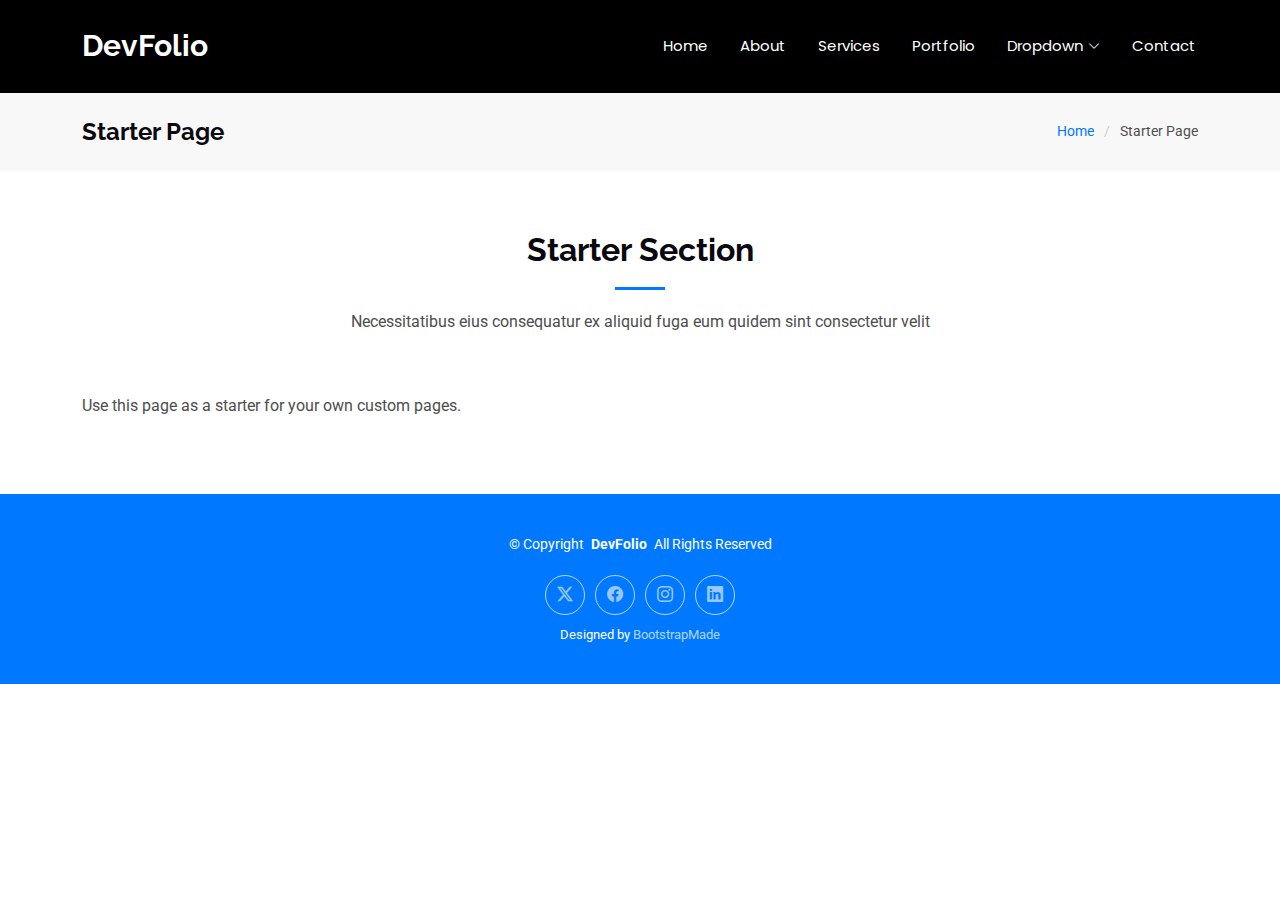
<file: starter-page.html>
<!DOCTYPE html>
<html lang="en">

<head>
  <meta charset="utf-8">
  <meta content="width=device-width, initial-scale=1.0" name="viewport">
  <title>Starter Page - DevFolio Bootstrap Template</title>
  <meta name="description" content="">
  <meta name="keywords" content="">

  <!-- Favicons -->
  <link href="assets/img/favicon.png" rel="icon">
  <link href="assets/img/apple-touch-icon.png" rel="apple-touch-icon">

  <!-- Fonts -->
  <link href="https://fonts.googleapis.com" rel="preconnect">
  <link href="https://fonts.gstatic.com" rel="preconnect" crossorigin>
  <link href="https://fonts.googleapis.com/css2?family=Roboto:ital,wght@0,100;0,300;0,400;0,500;0,700;0,900;1,100;1,300;1,400;1,500;1,700;1,900&family=Poppins:ital,wght@0,100;0,200;0,300;0,400;0,500;0,600;0,700;0,800;0,900;1,100;1,200;1,300;1,400;1,500;1,600;1,700;1,800;1,900&family=Raleway:ital,wght@0,100;0,200;0,300;0,400;0,500;0,600;0,700;0,800;0,900;1,100;1,200;1,300;1,400;1,500;1,600;1,700;1,800;1,900&display=swap" rel="stylesheet">

  <!-- Vendor CSS Files -->
  <link href="assets/vendor/bootstrap/css/bootstrap.min.css" rel="stylesheet">
  <link href="assets/vendor/bootstrap-icons/bootstrap-icons.css" rel="stylesheet">
  <link href="assets/vendor/aos/aos.css" rel="stylesheet">
  <link href="assets/vendor/glightbox/css/glightbox.min.css" rel="stylesheet">
  <link href="assets/vendor/swiper/swiper-bundle.min.css" rel="stylesheet">

  <!-- Main CSS File -->
  <link href="assets/css/main.css" rel="stylesheet">

  <!-- =======================================================
  * Template Name: DevFolio
  * Template URL: https://bootstrapmade.com/devfolio-bootstrap-portfolio-html-template/
  * Updated: Aug 07 2024 with Bootstrap v5.3.3
  * Author: BootstrapMade.com
  * License: https://bootstrapmade.com/license/
  ======================================================== -->
</head>

<body class="starter-page-page">

  <header id="header" class="header d-flex align-items-center sticky-top">
    <div class="container-fluid container-xl position-relative d-flex align-items-center justify-content-between">

      <a href="index.html" class="logo d-flex align-items-center">
        <!-- Uncomment the line below if you also wish to use an image logo -->
        <!-- <img src="assets/img/logo.png" alt=""> -->
        <h1 class="sitename">DevFolio</h1>
      </a>

      <nav id="navmenu" class="navmenu">
        <ul>
          <li><a href="#hero">Home<br></a></li>
          <li><a href="#about">About</a></li>
          <li><a href="#services">Services</a></li>
          <li><a href="#portfolio">Portfolio</a></li>
          <li class="dropdown"><a href="#"><span>Dropdown</span> <i class="bi bi-chevron-down toggle-dropdown"></i></a>
            <ul>
              <li><a href="#">Dropdown 1</a></li>
              <li class="dropdown"><a href="#"><span>Deep Dropdown</span> <i class="bi bi-chevron-down toggle-dropdown"></i></a>
                <ul>
                  <li><a href="#">Deep Dropdown 1</a></li>
                  <li><a href="#">Deep Dropdown 2</a></li>
                  <li><a href="#">Deep Dropdown 3</a></li>
                  <li><a href="#">Deep Dropdown 4</a></li>
                  <li><a href="#">Deep Dropdown 5</a></li>
                </ul>
              </li>
              <li><a href="#">Dropdown 2</a></li>
              <li><a href="#">Dropdown 3</a></li>
              <li><a href="#">Dropdown 4</a></li>
            </ul>
          </li>
          <li><a href="#contact">Contact</a></li>
        </ul>
        <i class="mobile-nav-toggle d-xl-none bi bi-list"></i>
      </nav>

    </div>
  </header>

  <main class="main">

    <!-- Page Title -->
    <div class="page-title" data-aos="fade">
      <div class="container d-lg-flex justify-content-between align-items-center">
        <h1 class="mb-2 mb-lg-0">Starter Page</h1>
        <nav class="breadcrumbs">
          <ol>
            <li><a href="index.html">Home</a></li>
            <li class="current">Starter Page</li>
          </ol>
        </nav>
      </div>
    </div><!-- End Page Title -->

    <!-- Starter Section Section -->
    <section id="starter-section" class="starter-section section">

      <!-- Section Title -->
      <div class="container section-title" data-aos="fade-up">
        <h2>Starter Section</h2>
        <p>Necessitatibus eius consequatur ex aliquid fuga eum quidem sint consectetur velit</p>
      </div><!-- End Section Title -->

      <div class="container" data-aos="fade-up">
        <p>Use this page as a starter for your own custom pages.</p>
      </div>

    </section><!-- /Starter Section Section -->

  </main>

  <footer id="footer" class="footer accent-background">

    <div class="container">
      <div class="copyright text-center ">
        <p>© <span>Copyright</span> <strong class="px-1 sitename">DevFolio</strong> <span>All Rights Reserved</span></p>
      </div>
      <div class="social-links d-flex justify-content-center">
        <a href=""><i class="bi bi-twitter-x"></i></a>
        <a href=""><i class="bi bi-facebook"></i></a>
        <a href=""><i class="bi bi-instagram"></i></a>
        <a href=""><i class="bi bi-linkedin"></i></a>
      </div>
      <div class="credits">
        <!-- All the links in the footer should remain intact. -->
        <!-- You can delete the links only if you've purchased the pro version. -->
        <!-- Licensing information: https://bootstrapmade.com/license/ -->
        <!-- Purchase the pro version with working PHP/AJAX contact form: [buy-url] -->
        Designed by <a href="https://bootstrapmade.com/">BootstrapMade</a>
      </div>
    </div>

  </footer>

  <!-- Scroll Top -->
  <a href="#" id="scroll-top" class="scroll-top d-flex align-items-center justify-content-center"><i class="bi bi-arrow-up-short"></i></a>

  <!-- Preloader -->
  <div id="preloader"></div>

  <!-- Vendor JS Files -->
  <script src="assets/vendor/bootstrap/js/bootstrap.bundle.min.js"></script>
  <script src="assets/vendor/php-email-form/validate.js"></script>
  <script src="assets/vendor/aos/aos.js"></script>
  <script src="assets/vendor/typed.js/typed.umd.js"></script>
  <script src="assets/vendor/waypoints/noframework.waypoints.js"></script>
  <script src="assets/vendor/purecounter/purecounter_vanilla.js"></script>
  <script src="assets/vendor/glightbox/js/glightbox.min.js"></script>
  <script src="assets/vendor/imagesloaded/imagesloaded.pkgd.min.js"></script>
  <script src="assets/vendor/isotope-layout/isotope.pkgd.min.js"></script>
  <script src="assets/vendor/swiper/swiper-bundle.min.js"></script>

  <!-- Main JS File -->
  <script src="assets/js/main.js"></script>

</body>

</html>
</file>
<file: assets/css/main.css>
/**
* Template Name: DevFolio
* Template URL: https://bootstrapmade.com/devfolio-bootstrap-portfolio-html-template/
* Updated: Aug 07 2024 with Bootstrap v5.3.3
* Author: BootstrapMade.com
* License: https://bootstrapmade.com/license/
*/

/*--------------------------------------------------------------
# Font & Color Variables
# Help: https://bootstrapmade.com/color-system/
--------------------------------------------------------------*/
/* Fonts */
:root {
  --default-font: "Roboto",  system-ui, -apple-system, "Segoe UI", Roboto, "Helvetica Neue", Arial, "Noto Sans", "Liberation Sans", sans-serif, "Apple Color Emoji", "Segoe UI Emoji", "Segoe UI Symbol", "Noto Color Emoji";
  --heading-font: "Raleway",  sans-serif;
  --nav-font: "Poppins",  sans-serif;
}

/* Global Colors - The following color variables are used throughout the website. Updating them here will change the color scheme of the entire website */
:root { 
  --background-color: #ffffff; /* Background color for the entire website, including individual sections */
  --default-color: #4e4e4e; /* Default color used for the majority of the text content across the entire website */
  --heading-color: #0a090f; /* Color for headings, subheadings and title throughout the website */
  --accent-color: #0078ff; /* Accent color that represents your brand on the website. It's used for buttons, links, and other elements that need to stand out */
  --surface-color: #ffffff; /* The surface color is used as a background of boxed elements within sections, such as cards, icon boxes, or other elements that require a visual separation from the global background. */
  --contrast-color: #ffffff; /* Contrast color for text, ensuring readability against backgrounds of accent, heading, or default colors. */
}

/* Nav Menu Colors - The following color variables are used specifically for the navigation menu. They are separate from the global colors to allow for more customization options */
:root {
  --nav-color: #ffffff;  /* The default color of the main navmenu links */
  --nav-hover-color: #ffffff; /* Applied to main navmenu links when they are hovered over or active */
  --nav-mobile-background-color: #ffffff; /* Used as the background color for mobile navigation menu */
  --nav-dropdown-background-color: #ffffff; /* Used as the background color for dropdown items that appear when hovering over primary navigation items */
  --nav-dropdown-color: #212529; /* Used for navigation links of the dropdown items in the navigation menu. */
  --nav-dropdown-hover-color: #0078ff; /* Similar to --nav-hover-color, this color is applied to dropdown navigation links when they are hovered over. */
}

/* Color Presets - These classes override global colors when applied to any section or element, providing reuse of the sam color scheme. */

.light-background {
  --background-color: #f9f9f9;
  --surface-color: #ffffff;
}

.dark-background {
  --background-color: #060606;
  --default-color: #ffffff;
  --heading-color: #ffffff;
  --surface-color: #252525;
  --contrast-color: #ffffff;
}

.accent-background {
  --background-color: #0078ff;
  --default-color: #ffffff;
  --heading-color: #ffffff;
  --accent-color: #ffffff;
  --surface-color: #3393ff;
  --contrast-color: #ffffff;
}

/* Smooth scroll */
:root {
  scroll-behavior: smooth;
}

/*--------------------------------------------------------------
# General Styling & Shared Classes
--------------------------------------------------------------*/
body {
  color: var(--default-color);
  background-color: var(--background-color);
  font-family: var(--default-font);
}

a {
  color: var(--accent-color);
  text-decoration: none;
  transition: 0.3s;
}

a:hover {
  color: color-mix(in srgb, var(--accent-color), transparent 25%);
  text-decoration: none;
}

h1,
h2,
h3,
h4,
h5,
h6 {
  color: var(--heading-color);
  font-family: var(--heading-font);
}

/* PHP Email Form Messages
------------------------------*/
.php-email-form .error-message {
  display: none;
  background: #df1529;
  color: #ffffff;
  text-align: left;
  padding: 15px;
  margin-bottom: 24px;
  font-weight: 600;
}

.php-email-form .sent-message {
  display: none;
  color: #ffffff;
  background: #059652;
  text-align: center;
  padding: 15px;
  margin-bottom: 24px;
  font-weight: 600;
}

.php-email-form .loading {
  display: none;
  background: var(--surface-color);
  text-align: center;
  padding: 15px;
  margin-bottom: 24px;
}

.php-email-form .loading:before {
  content: "";
  display: inline-block;
  border-radius: 50%;
  width: 24px;
  height: 24px;
  margin: 0 10px -6px 0;
  border: 3px solid var(--accent-color);
  border-top-color: var(--surface-color);
  animation: php-email-form-loading 1s linear infinite;
}

@keyframes php-email-form-loading {
  0% {
    transform: rotate(0deg);
  }

  100% {
    transform: rotate(360deg);
  }
}

/*--------------------------------------------------------------
# Global Header
--------------------------------------------------------------*/
.header {
  --background-color: #000000;
  --default-color: #ffffff;
  --heading-color: #ffffff;
  color: var(--default-color);
  background-color: var(--background-color);
  padding: 20px 0;
  transition: all 0.5s;
  z-index: 997;
}

.header .logo {
  line-height: 1;
}

.header .logo img {
  max-height: 32px;
  margin-right: 8px;
}

.header .logo h1 {
  font-size: 30px;
  margin: 0;
  font-weight: 700;
  color: var(--heading-color);
}

.scrolled .header {
  box-shadow: 0px 0 18px rgba(0, 0, 0, 0.1);
}

/*--------------------------------------------------------------
# Navigation Menu
--------------------------------------------------------------*/
/* Desktop Navigation */
@media (min-width: 1200px) {
  .navmenu {
    padding: 0;
  }

  .navmenu ul {
    margin: 0;
    padding: 0;
    display: flex;
    list-style: none;
    align-items: center;
  }

  .navmenu li {
    position: relative;
  }

  .navmenu>ul>li {
    white-space: nowrap;
    padding: 15px 14px;
  }

  .navmenu>ul>li:last-child {
    padding-right: 0;
  }

  .navmenu a,
  .navmenu a:focus {
    color: var(--nav-color);
    font-size: 15px;
    padding: 0 2px;
    font-family: var(--nav-font);
    font-weight: 400;
    display: flex;
    align-items: center;
    justify-content: space-between;
    white-space: nowrap;
    transition: 0.3s;
    position: relative;
  }

  .navmenu a i,
  .navmenu a:focus i {
    font-size: 12px;
    line-height: 0;
    margin-left: 5px;
    transition: 0.3s;
  }

  .navmenu>ul>li>a:before {
    content: "";
    position: absolute;
    width: 100%;
    height: 2px;
    bottom: -6px;
    left: 0;
    background-color: var(--nav-hover-color);
    visibility: hidden;
    width: 0px;
    transition: all 0.3s ease-in-out 0s;
  }

  .navmenu a:hover:before,
  .navmenu li:hover>a:before,
  .navmenu .active:before {
    visibility: visible;
    width: 100%;
  }

  .navmenu li:hover>a,
  .navmenu .active,
  .navmenu .active:focus {
    color: var(--nav-hover-color);
  }

  .navmenu .dropdown ul {
    margin: 0;
    padding: 10px 0;
    background: var(--nav-dropdown-background-color);
    display: block;
    position: absolute;
    visibility: hidden;
    left: 14px;
    top: 130%;
    opacity: 0;
    transition: 0.3s;
    border-radius: 4px;
    z-index: 99;
    box-shadow: 0px 0px 30px rgba(0, 0, 0, 0.1);
  }

  .navmenu .dropdown ul li {
    min-width: 200px;
  }

  .navmenu .dropdown ul a {
    padding: 10px 20px;
    font-size: 15px;
    text-transform: none;
    color: var(--nav-dropdown-color);
  }

  .navmenu .dropdown ul a i {
    font-size: 12px;
  }

  .navmenu .dropdown ul a:hover,
  .navmenu .dropdown ul .active:hover,
  .navmenu .dropdown ul li:hover>a {
    color: var(--nav-dropdown-hover-color);
  }

  .navmenu .dropdown:hover>ul {
    opacity: 1;
    top: 100%;
    visibility: visible;
  }

  .navmenu .dropdown .dropdown ul {
    top: 0;
    left: -90%;
    visibility: hidden;
  }

  .navmenu .dropdown .dropdown:hover>ul {
    opacity: 1;
    top: 0;
    left: -100%;
    visibility: visible;
  }
}

/* Mobile Navigation */
@media (max-width: 1199px) {
  .mobile-nav-toggle {
    color: var(--nav-color);
    font-size: 28px;
    line-height: 0;
    margin-right: 10px;
    cursor: pointer;
    transition: color 0.3s;
  }

  .navmenu {
    padding: 0;
    z-index: 9997;
  }

  .navmenu ul {
    display: none;
    list-style: none;
    position: absolute;
    inset: 60px 20px 20px 20px;
    padding: 10px 0;
    margin: 0;
    border-radius: 6px;
    background-color: var(--nav-mobile-background-color);
    border: 1px solid color-mix(in srgb, var(--default-color), transparent 90%);
    box-shadow: none;
    overflow-y: auto;
    transition: 0.3s;
    z-index: 9998;
  }

  .navmenu a,
  .navmenu a:focus {
    color: var(--nav-dropdown-color);
    padding: 10px 20px;
    font-family: var(--nav-font);
    font-size: 17px;
    font-weight: 500;
    display: flex;
    align-items: center;
    justify-content: space-between;
    white-space: nowrap;
    transition: 0.3s;
  }

  .navmenu a i,
  .navmenu a:focus i {
    font-size: 12px;
    line-height: 0;
    margin-left: 5px;
    width: 30px;
    height: 30px;
    display: flex;
    align-items: center;
    justify-content: center;
    border-radius: 50%;
    transition: 0.3s;
    background-color: color-mix(in srgb, var(--accent-color), transparent 90%);
  }

  .navmenu a i:hover,
  .navmenu a:focus i:hover {
    background-color: var(--accent-color);
    color: var(--contrast-color);
  }

  .navmenu a:hover,
  .navmenu .active,
  .navmenu .active:focus {
    color: var(--nav-dropdown-hover-color);
  }

  .navmenu .active i,
  .navmenu .active:focus i {
    background-color: var(--accent-color);
    color: var(--contrast-color);
    transform: rotate(180deg);
  }

  .navmenu .dropdown ul {
    position: static;
    display: none;
    z-index: 99;
    padding: 10px 0;
    margin: 10px 20px;
    background-color: var(--nav-dropdown-background-color);
    transition: all 0.5s ease-in-out;
  }

  .navmenu .dropdown ul ul {
    background-color: rgba(33, 37, 41, 0.1);
  }

  .navmenu .dropdown>.dropdown-active {
    display: block;
    background-color: rgba(33, 37, 41, 0.03);
  }

  .mobile-nav-active {
    overflow: hidden;
  }

  .mobile-nav-active .mobile-nav-toggle {
    color: #fff;
    position: absolute;
    font-size: 32px;
    top: 15px;
    right: 15px;
    margin-right: 0;
    z-index: 9999;
  }

  .mobile-nav-active .navmenu {
    position: fixed;
    overflow: hidden;
    inset: 0;
    background: rgba(33, 37, 41, 0.8);
    transition: 0.3s;
  }

  .mobile-nav-active .navmenu>ul {
    display: block;
  }
}

/*--------------------------------------------------------------
# Global Footer
--------------------------------------------------------------*/
.footer {
  color: var(--default-color);
  background-color: var(--background-color);
  font-size: 14px;
  padding: 40px 0;
  position: relative;
}

.footer .copyright p {
  margin-bottom: 0;
}

.footer .social-links {
  margin-top: 20px;
}

.footer .social-links a {
  display: flex;
  align-items: center;
  justify-content: center;
  width: 40px;
  height: 40px;
  border-radius: 50%;
  border: 1px solid color-mix(in srgb, var(--default-color), transparent 30%);
  font-size: 16px;
  color: color-mix(in srgb, var(--default-color), transparent 40%);
  margin: 0 5px;
  transition: 0.3s;
}

.footer .social-links a:hover {
  color: var(--default-color);
  border-color: var(--default-color);
}

.footer .credits {
  margin-top: 10px;
  font-size: 13px;
  text-align: center;
}

.footer .credits a {
  color: color-mix(in srgb, var(--default-color), transparent 30%);
}

/*--------------------------------------------------------------
# Preloader
--------------------------------------------------------------*/
#preloader {
  position: fixed;
  inset: 0;
  z-index: 999999;
  overflow: hidden;
  background: var(--background-color);
  transition: all 0.6s ease-out;
}

#preloader:before {
  content: "";
  position: fixed;
  top: calc(50% - 30px);
  left: calc(50% - 30px);
  border: 6px solid #ffffff;
  border-color: var(--accent-color) transparent var(--accent-color) transparent;
  border-radius: 50%;
  width: 60px;
  height: 60px;
  animation: animate-preloader 1.5s linear infinite;
}

@keyframes animate-preloader {
  0% {
    transform: rotate(0deg);
  }

  100% {
    transform: rotate(360deg);
  }
}

/*--------------------------------------------------------------
# Scroll Top Button
--------------------------------------------------------------*/
.scroll-top {
  position: fixed;
  visibility: hidden;
  opacity: 0;
  right: 15px;
  bottom: -15px;
  z-index: 99999;
  background-color: var(--accent-color);
  width: 44px;
  height: 44px;
  border-radius: 50px;
  transition: all 0.4s;
}

.scroll-top i {
  font-size: 24px;
  color: var(--contrast-color);
  line-height: 0;
}

.scroll-top:hover {
  background-color: color-mix(in srgb, var(--accent-color), transparent 20%);
  color: var(--contrast-color);
}

.scroll-top.active {
  visibility: visible;
  opacity: 1;
  bottom: 15px;
}

/*--------------------------------------------------------------
# Disable aos animation delay on mobile devices
--------------------------------------------------------------*/
@media screen and (max-width: 768px) {
  [data-aos-delay] {
    transition-delay: 0 !important;
  }
}

/*--------------------------------------------------------------
# Global Page Titles & Breadcrumbs
--------------------------------------------------------------*/
.page-title {
  --background-color: color-mix(in srgb, var(--default-color), transparent 96%);
  color: var(--default-color);
  background-color: var(--background-color);
  padding: 25px 0;
  position: relative;
}

.page-title h1 {
  font-size: 24px;
  font-weight: 700;
}

.page-title .breadcrumbs ol {
  display: flex;
  flex-wrap: wrap;
  list-style: none;
  padding: 0;
  margin: 0;
  font-size: 14px;
  font-weight: 400;
}

.page-title .breadcrumbs ol li+li {
  padding-left: 10px;
}

.page-title .breadcrumbs ol li+li::before {
  content: "/";
  display: inline-block;
  padding-right: 10px;
  color: color-mix(in srgb, var(--default-color), transparent 70%);
}

/*--------------------------------------------------------------
# Global Sections
--------------------------------------------------------------*/
section,
.section {
  color: var(--default-color);
  background-color: var(--background-color);
  padding: 60px 0;
  scroll-margin-top: 92px;
  overflow: clip;
}

@media (max-width: 1199px) {

  section,
  .section {
    scroll-margin-top: 76px;
  }
}

/*--------------------------------------------------------------
# Global Section Titles
--------------------------------------------------------------*/
.section-title {
  text-align: center;
  padding-bottom: 60px;
  position: relative;
}

.section-title h2 {
  font-size: 32px;
  font-weight: 700;
  margin-bottom: 20px;
  padding-bottom: 20px;
  position: relative;
}

.section-title h2:after {
  content: "";
  position: absolute;
  display: block;
  width: 50px;
  height: 3px;
  background: var(--accent-color);
  left: 0;
  right: 0;
  bottom: 0;
  margin: auto;
}

.section-title p {
  margin-bottom: 0;
}

/*--------------------------------------------------------------
# Hero Section
--------------------------------------------------------------*/
.hero {
  width: 100%;
  min-height: calc(100vh - 92px);
  position: relative;
  padding: 60px 0;
  display: flex;
  align-items: center;
  justify-content: center;
}

.hero img {
  position: absolute;
  inset: 0;
  display: block;
  width: 100%;
  height: 100%;
  object-fit: cover;
  z-index: 1;
}

.hero:before {
  content: "";
  background: color-mix(in srgb, var(--background-color), transparent 30%);
  position: absolute;
  inset: 0;
  z-index: 2;
}

.hero .container {
  position: relative;
  z-index: 3;
}

.hero h2 {
  margin: 0;
  font-size: 64px;
  font-weight: 700;
}

.hero p {
  margin: 5px 0 0 0;
  font-size: 36px;
  font-weight: 600;
}

.hero p span {
  letter-spacing: 1px;
}

@media (max-width: 768px) {
  .hero h2 {
    font-size: 32px;
  }

  .hero p {
    font-size: 20px;
  }
}

/*--------------------------------------------------------------
# About Section
--------------------------------------------------------------*/
.about .container {
  background-color: var(--surface-color);
  box-shadow: 0px 2px 15px rgba(0, 0, 0, 0.1);
  padding: 30px;
}

.about .skills-content h5 {
  font-size: 18px;
  font-weight: 700;
  margin: 30px 0 15px 0;
}

.about .progress {
  height: 36px;
  display: block;
  background: none;
  border-radius: 0;
  margin-top: 15px;
}

.about .progress .skill {
  color: var(--default-color);
  padding: 0;
  margin: 0 0 6px 0;
  text-transform: uppercase;
  display: block;
  font-weight: 600;
  font-family: var(--heading-font);
}

.about .progress .skill .val {
  float: right;
  font-style: normal;
}

.about .progress-bar-wrap {
  background: color-mix(in srgb, var(--default-color), transparent 90%);
  height: 10px;
}

.about .progress-bar {
  width: 1px;
  height: 10px;
  transition: 0.9s;
  background-color: var(--accent-color);
}

.about .about-me h4 {
  font-size: 28px;
  position: relative;
  padding-bottom: 10px;
  margin-bottom: 30px;
  font-weight: 700;
}

.about .about-me h4:after {
  content: "";
  position: absolute;
  display: block;
  width: 64px;
  height: 3px;
  background: var(--accent-color);
  left: 0;
  bottom: 0;
  margin: auto;
}

.about .about-me p {
  font-size: 18px;
}

/*--------------------------------------------------------------
# Resume Section
--------------------------------------------------------------*/
.resume .resume-title {
  color: var(--heading-color);
  font-size: 26px;
  font-weight: 700;
  margin-top: 20px;
  margin-bottom: 20px;
}

.resume .resume-item {
  padding: 0 0 20px 20px;
  margin-top: -2px;
  border-left: 2px solid var(--accent-color);
  position: relative;
}

.resume .resume-item h4 {
  line-height: 18px;
  font-size: 18px;
  font-weight: 600;
  text-transform: uppercase;
  color: color-mix(in srgb, var(--default-color), transparent 20%);
  margin-bottom: 10px;
}

.resume .resume-item h5 {
  font-size: 16px;
  padding: 5px 15px;
  display: inline-block;
  font-weight: 600;
  margin-bottom: 10px;
}

.resume .resume-item ul {
  padding-left: 20px;
}

.resume .resume-item ul li {
  padding-bottom: 10px;
}

.resume .resume-item:last-child {
  padding-bottom: 0;
}

.resume .resume-item::before {
  content: "";
  position: absolute;
  width: 16px;
  height: 16px;
  border-radius: 50px;
  left: -9px;
  top: 0;
  background: var(--background-color);
  border: 2px solid var(--accent-color);
}

/*--------------------------------------------------------------
# Services Section
--------------------------------------------------------------*/
.services .service-item {
  background-color: var(--surface-color);
  box-shadow: 0px 5px 90px 0px rgba(0, 0, 0, 0.1);
  padding: 60px 30px;
  transition: all ease-in-out 0.3s;
  border-radius: 18px;
  border-bottom: 5px solid var(--surface-color);
  height: 100%;
}

.services .service-item .icon {
  color: var(--contrast-color);
  background: var(--accent-color);
  margin: 0;
  width: 64px;
  height: 64px;
  border-radius: 50px;
  display: flex;
  align-items: center;
  justify-content: center;
  margin-bottom: 20px;
  font-size: 28px;
  transition: ease-in-out 0.3s;
}

.services .service-item h3 {
  font-weight: 700;
  margin: 10px 0 15px 0;
  font-size: 22px;
  transition: ease-in-out 0.3s;
}

.services .service-item p {
  line-height: 24px;
  font-size: 14px;
  margin-bottom: 0;
}

@media (min-width: 1365px) {
  .services .service-item:hover {
    transform: translateY(-10px);
    border-color: var(--accent-color);
  }

  .services .service-item:hover h3 {
    color: var(--accent-color);
  }
}

/*--------------------------------------------------------------
# Stats Section
--------------------------------------------------------------*/
.stats {
  position: relative;
  padding: 120px 0;
}

.stats img {
  position: absolute;
  inset: 0;
  display: block;
  width: 100%;
  height: 100%;
  object-fit: cover;
  z-index: 1;
}

.stats:before {
  content: "";
  background: color-mix(in srgb, var(--background-color), transparent 40%);
  position: absolute;
  inset: 0;
  z-index: 2;
}

.stats .container {
  position: relative;
  z-index: 3;
}

.stats .stats-item {
  padding: 30px;
  width: 100%;
}

.stats .stats-item span {
  font-size: 48px;
  display: block;
  color: var(--default-color);
  font-weight: 700;
}

.stats .stats-item p {
  padding: 0;
  margin: 0;
  font-family: var(--heading-font);
  font-size: 16px;
  font-weight: 700;
  color: color-mix(in srgb, var(--default-color), transparent 40%);
}

/*--------------------------------------------------------------
# Portfolio Section
--------------------------------------------------------------*/
.portfolio .portfolio-filters {
  padding: 0;
  margin: 0 auto 20px auto;
  list-style: none;
  text-align: center;
}

.portfolio .portfolio-filters li {
  cursor: pointer;
  display: inline-block;
  padding: 0;
  font-size: 16px;
  font-weight: 600;
  margin: 0 10px;
  line-height: 1;
  text-transform: uppercase;
  margin-bottom: 5px;
  transition: all 0.3s ease-in-out;
}

.portfolio .portfolio-filters li:hover,
.portfolio .portfolio-filters li.filter-active {
  color: var(--accent-color);
}

.portfolio .portfolio-filters li:first-child {
  margin-left: 0;
}

.portfolio .portfolio-filters li:last-child {
  margin-right: 0;
}

@media (max-width: 575px) {
  .portfolio .portfolio-filters li {
    font-size: 14px;
    margin: 0 5px;
  }
}

.portfolio .portfolio-item {
  position: relative;
}

.portfolio .portfolio-item .portfolio-info {
  opacity: 0;
  position: absolute;
  left: 30px;
  right: 30px;
  bottom: 0;
  z-index: 3;
  transition: all ease-in-out 0.3s;
  background: color-mix(in srgb, var(--background-color), transparent 10%);
  padding: 15px;
}

.portfolio .portfolio-item .portfolio-info h4 {
  font-size: 18px;
  font-weight: 600;
  padding-right: 50px;
}

.portfolio .portfolio-item .portfolio-info p {
  color: color-mix(in srgb, var(--default-color), transparent 30%);
  font-size: 14px;
  margin-bottom: 0;
  padding-right: 50px;
}

.portfolio .portfolio-item .portfolio-info .preview-link,
.portfolio .portfolio-item .portfolio-info .details-link {
  position: absolute;
  right: 50px;
  font-size: 24px;
  top: calc(50% - 14px);
  color: color-mix(in srgb, var(--default-color), transparent 30%);
  transition: 0.3s;
  line-height: 0;
}

.portfolio .portfolio-item .portfolio-info .preview-link:hover,
.portfolio .portfolio-item .portfolio-info .details-link:hover {
  color: var(--accent-color);
}

.portfolio .portfolio-item .portfolio-info .details-link {
  right: 14px;
  font-size: 28px;
}

.portfolio .portfolio-item:hover .portfolio-info {
  opacity: 1;
  bottom: 20px;
}

/*--------------------------------------------------------------
# Pricing Section
--------------------------------------------------------------*/
.pricing .pricing-item {
  border-bottom: 1px dashed color-mix(in srgb, var(--default-color), transparent 60%);
  width: 100%;
  height: 100%;
  padding: 0 0 15px 0;
}

.pricing .pricing-item h3 {
  margin: 0;
  font-size: 20px;
  font-weight: 600;
}

.pricing .pricing-item h4 {
  margin: 0;
  font-size: 18px;
  color: var(--accent-color);
}

/*--------------------------------------------------------------
# Faq Section
--------------------------------------------------------------*/
.faq .content h3 {
  font-weight: 400;
  font-size: 34px;
}

.faq .content p {
  font-size: 15px;
  color: color-mix(in srgb, var(--default-color), transparent 30%);
}

.faq .faq-container .faq-item {
  background-color: var(--surface-color);
  position: relative;
  padding: 20px;
  margin-bottom: 20px;
  box-shadow: 0px 5px 25px 0px rgba(0, 0, 0, 0.1);
  overflow: hidden;
}

.faq .faq-container .faq-item:last-child {
  margin-bottom: 0;
}

.faq .faq-container .faq-item h3 {
  font-weight: 600;
  font-size: 18px;
  line-height: 24px;
  margin: 0 30px 0 0;
  transition: 0.3s;
  cursor: pointer;
  display: flex;
  align-items: flex-start;
}

.faq .faq-container .faq-item h3 .num {
  color: var(--accent-color);
  padding-right: 5px;
}

.faq .faq-container .faq-item h3:hover {
  color: var(--accent-color);
}

.faq .faq-container .faq-item .faq-content {
  display: grid;
  grid-template-rows: 0fr;
  transition: 0.3s ease-in-out;
  visibility: hidden;
  opacity: 0;
}

.faq .faq-container .faq-item .faq-content p {
  margin-bottom: 0;
  overflow: hidden;
}

.faq .faq-container .faq-item .faq-toggle {
  position: absolute;
  top: 20px;
  right: 20px;
  font-size: 16px;
  line-height: 0;
  transition: 0.3s;
  cursor: pointer;
}

.faq .faq-container .faq-item .faq-toggle:hover {
  color: var(--accent-color);
}

.faq .faq-container .faq-active h3 {
  color: var(--accent-color);
}

.faq .faq-container .faq-active .faq-content {
  grid-template-rows: 1fr;
  visibility: visible;
  opacity: 1;
  padding-top: 10px;
}

.faq .faq-container .faq-active .faq-toggle {
  transform: rotate(90deg);
  color: var(--accent-color);
}

/*--------------------------------------------------------------
# Testimonials Section
--------------------------------------------------------------*/
.testimonials {
  padding: 80px 0;
  position: relative;
}

.testimonials:before {
  content: "";
  background: color-mix(in srgb, var(--background-color), transparent 30%);
  position: absolute;
  inset: 0;
  z-index: 2;
}

.testimonials .testimonials-bg {
  position: absolute;
  inset: 0;
  display: block;
  width: 100%;
  height: 100%;
  object-fit: cover;
  z-index: 1;
}

.testimonials .container {
  position: relative;
  z-index: 3;
}

.testimonials .testimonials-carousel,
.testimonials .testimonials-slider {
  overflow: hidden;
}

.testimonials .testimonial-item {
  text-align: center;
}

.testimonials .testimonial-item .testimonial-img {
  width: 100px;
  border-radius: 50%;
  border: 6px solid color-mix(in srgb, var(--default-color), transparent 85%);
  margin: 0 auto;
}

.testimonials .testimonial-item h3 {
  font-size: 20px;
  font-weight: bold;
  margin: 10px 0 5px 0;
}

.testimonials .testimonial-item h4 {
  font-size: 14px;
  margin: 0 0 15px 0;
  color: color-mix(in srgb, var(--default-color), transparent 40%);
}

.testimonials .testimonial-item .stars {
  margin-bottom: 15px;
}

.testimonials .testimonial-item .stars i {
  color: #ffc107;
  margin: 0 1px;
}

.testimonials .testimonial-item .quote-icon-left,
.testimonials .testimonial-item .quote-icon-right {
  color: color-mix(in srgb, var(--default-color), transparent 40%);
  font-size: 26px;
  line-height: 0;
}

.testimonials .testimonial-item .quote-icon-left {
  display: inline-block;
  left: -5px;
  position: relative;
}

.testimonials .testimonial-item .quote-icon-right {
  display: inline-block;
  right: -5px;
  position: relative;
  top: 10px;
  transform: scale(-1, -1);
}

.testimonials .testimonial-item p {
  font-style: italic;
  margin: 0 auto 15px auto;
}

.testimonials .swiper-wrapper {
  height: auto;
}

.testimonials .swiper-pagination {
  margin-top: 20px;
  position: relative;
}

.testimonials .swiper-pagination .swiper-pagination-bullet {
  width: 12px;
  height: 12px;
  background-color: color-mix(in srgb, var(--default-color), transparent 50%);
  opacity: 0.5;
}

.testimonials .swiper-pagination .swiper-pagination-bullet-active {
  background-color: var(--default-color);
  opacity: 1;
}

@media (min-width: 992px) {
  .testimonials .testimonial-item p {
    width: 80%;
  }
}

/*--------------------------------------------------------------
# Contact Section
--------------------------------------------------------------*/
.contact .info-wrap {
  background-color: var(--surface-color);
  box-shadow: 0px 0px 20px rgba(0, 0, 0, 0.1);
  padding: 30px;
  margin-bottom: 30px;
}

.contact .info-item i {
  font-size: 20px;
  color: var(--accent-color);
  width: 56px;
  height: 56px;
  display: flex;
  justify-content: center;
  align-items: center;
  transition: all 0.3s ease-in-out;
  border-radius: 50%;
  border: 1px solid color-mix(in srgb, var(--accent-color), transparent 40%);
  margin-right: 15px;
}

.contact .info-item h3 {
  font-size: 18px;
  font-weight: 700;
  margin: 0 0 2px 0;
}

.contact .info-item p {
  padding: 0;
  margin-bottom: 0;
  font-size: 14px;
}

.contact .info-item:hover i {
  background: var(--accent-color);
  color: var(--contrast-color);
}

.contact .php-email-form {
  background-color: var(--surface-color);
  box-shadow: 0px 0px 20px rgba(0, 0, 0, 0.1);
  padding: 30px;
}

@media (max-width: 575px) {
  .contact .php-email-form {
    padding: 20px;
  }
}

.contact .php-email-form input[type=text],
.contact .php-email-form input[type=email],
.contact .php-email-form textarea {
  font-size: 14px;
  padding: 10px 15px;
  box-shadow: none;
  border-radius: 0;
  color: var(--default-color);
  background-color: color-mix(in srgb, var(--background-color), transparent 50%);
  border-color: color-mix(in srgb, var(--default-color), transparent 80%);
}

.contact .php-email-form input[type=text]:focus,
.contact .php-email-form input[type=email]:focus,
.contact .php-email-form textarea:focus {
  border-color: var(--accent-color);
}

.contact .php-email-form input[type=text]::placeholder,
.contact .php-email-form input[type=email]::placeholder,
.contact .php-email-form textarea::placeholder {
  color: color-mix(in srgb, var(--default-color), transparent 70%);
}

.contact .php-email-form button[type=submit] {
  color: var(--contrast-color);
  background: var(--accent-color);
  border: 0;
  padding: 10px 30px;
  transition: 0.4s;
  border-radius: 50px;
}

.contact .php-email-form button[type=submit]:hover {
  background: color-mix(in srgb, var(--accent-color), transparent 20%);
}

/*--------------------------------------------------------------
# Portfolio Details Section
--------------------------------------------------------------*/
.portfolio-details .portfolio-details-slider img {
  width: 100%;
}

.portfolio-details .swiper-wrapper {
  height: auto;
}

.portfolio-details .swiper-button-prev,
.portfolio-details .swiper-button-next {
  width: 48px;
  height: 48px;
}

.portfolio-details .swiper-button-prev:after,
.portfolio-details .swiper-button-next:after {
  color: rgba(255, 255, 255, 0.8);
  background-color: rgba(0, 0, 0, 0.15);
  font-size: 24px;
  border-radius: 50%;
  width: 48px;
  height: 48px;
  display: flex;
  align-items: center;
  justify-content: center;
  transition: 0.3s;
}

.portfolio-details .swiper-button-prev:hover:after,
.portfolio-details .swiper-button-next:hover:after {
  background-color: rgba(0, 0, 0, 0.3);
}

@media (max-width: 575px) {

  .portfolio-details .swiper-button-prev,
  .portfolio-details .swiper-button-next {
    display: none;
  }
}

.portfolio-details .swiper-pagination {
  margin-top: 20px;
  position: relative;
}

.portfolio-details .swiper-pagination .swiper-pagination-bullet {
  width: 10px;
  height: 10px;
  background-color: color-mix(in srgb, var(--default-color), transparent 85%);
  opacity: 1;
}

.portfolio-details .swiper-pagination .swiper-pagination-bullet-active {
  background-color: var(--accent-color);
}

.portfolio-details .portfolio-info h3 {
  font-size: 22px;
  font-weight: 700;
  margin-bottom: 20px;
  padding-bottom: 20px;
  position: relative;
}

.portfolio-details .portfolio-info h3:after {
  content: "";
  position: absolute;
  display: block;
  width: 50px;
  height: 3px;
  background: var(--accent-color);
  left: 0;
  bottom: 0;
}

.portfolio-details .portfolio-info ul {
  list-style: none;
  padding: 0;
  font-size: 15px;
}

.portfolio-details .portfolio-info ul li {
  display: flex;
  flex-direction: column;
  padding-bottom: 15px;
}

.portfolio-details .portfolio-info ul strong {
  text-transform: uppercase;
  font-weight: 400;
  color: color-mix(in srgb, var(--default-color), transparent 50%);
  font-size: 14px;
}

.portfolio-details .portfolio-info .btn-visit {
  padding: 8px 40px;
  background: var(--accent-color);
  color: var(--contrast-color);
  border-radius: 50px;
  transition: 0.3s;
}

.portfolio-details .portfolio-info .btn-visit:hover {
  background: color-mix(in srgb, var(--accent-color), transparent 20%);
}

.portfolio-details .portfolio-description h2 {
  font-size: 26px;
  font-weight: 700;
  margin-bottom: 20px;
}

.portfolio-details .portfolio-description p {
  padding: 0;
}

.portfolio-details .portfolio-description .testimonial-item {
  padding: 30px 30px 0 30px;
  position: relative;
  background: color-mix(in srgb, var(--default-color), transparent 97%);
  margin-bottom: 50px;
}

.portfolio-details .portfolio-description .testimonial-item .testimonial-img {
  width: 90px;
  border-radius: 50px;
  border: 6px solid var(--background-color);
  float: left;
  margin: 0 10px 0 0;
}

.portfolio-details .portfolio-description .testimonial-item h3 {
  font-size: 18px;
  font-weight: bold;
  margin: 15px 0 5px 0;
  padding-top: 20px;
}

.portfolio-details .portfolio-description .testimonial-item h4 {
  font-size: 14px;
  color: #6c757d;
  margin: 0;
}

.portfolio-details .portfolio-description .testimonial-item .quote-icon-left,
.portfolio-details .portfolio-description .testimonial-item .quote-icon-right {
  color: color-mix(in srgb, var(--accent-color), transparent 50%);
  font-size: 26px;
  line-height: 0;
}

.portfolio-details .portfolio-description .testimonial-item .quote-icon-left {
  display: inline-block;
  left: -5px;
  position: relative;
}

.portfolio-details .portfolio-description .testimonial-item .quote-icon-right {
  display: inline-block;
  right: -5px;
  position: relative;
  top: 10px;
  transform: scale(-1, -1);
}

.portfolio-details .portfolio-description .testimonial-item p {
  font-style: italic;
  margin: 0 0 15px 0 0 0;
  padding: 0;
}

/*--------------------------------------------------------------
# Service Details Section
--------------------------------------------------------------*/
.service-details .services-list {
  background-color: var(--surface-color);
  padding: 10px 30px;
  border: 1px solid color-mix(in srgb, var(--default-color), transparent 90%);
  margin-bottom: 20px;
}

.service-details .services-list a {
  display: block;
  line-height: 1;
  padding: 8px 0 8px 15px;
  border-left: 3px solid color-mix(in srgb, var(--default-color), transparent 70%);
  margin: 20px 0;
  color: color-mix(in srgb, var(--default-color), transparent 20%);
  transition: 0.3s;
}

.service-details .services-list a.active {
  color: var(--heading-color);
  font-weight: 700;
  border-color: var(--accent-color);
}

.service-details .services-list a:hover {
  border-color: var(--accent-color);
}

.service-details .services-img {
  margin-bottom: 20px;
}

.service-details h3 {
  font-size: 26px;
  font-weight: 700;
}

.service-details h4 {
  font-size: 20px;
  font-weight: 700;
}

.service-details p {
  font-size: 15px;
}

.service-details ul {
  list-style: none;
  padding: 0;
  font-size: 15px;
}

.service-details ul li {
  padding: 5px 0;
  display: flex;
  align-items: center;
}

.service-details ul i {
  font-size: 20px;
  margin-right: 8px;
  color: var(--accent-color);
}

/*--------------------------------------------------------------
# Starter Section Section
--------------------------------------------------------------*/
.starter-section {
  /* Add your styles here */
}
</file>
